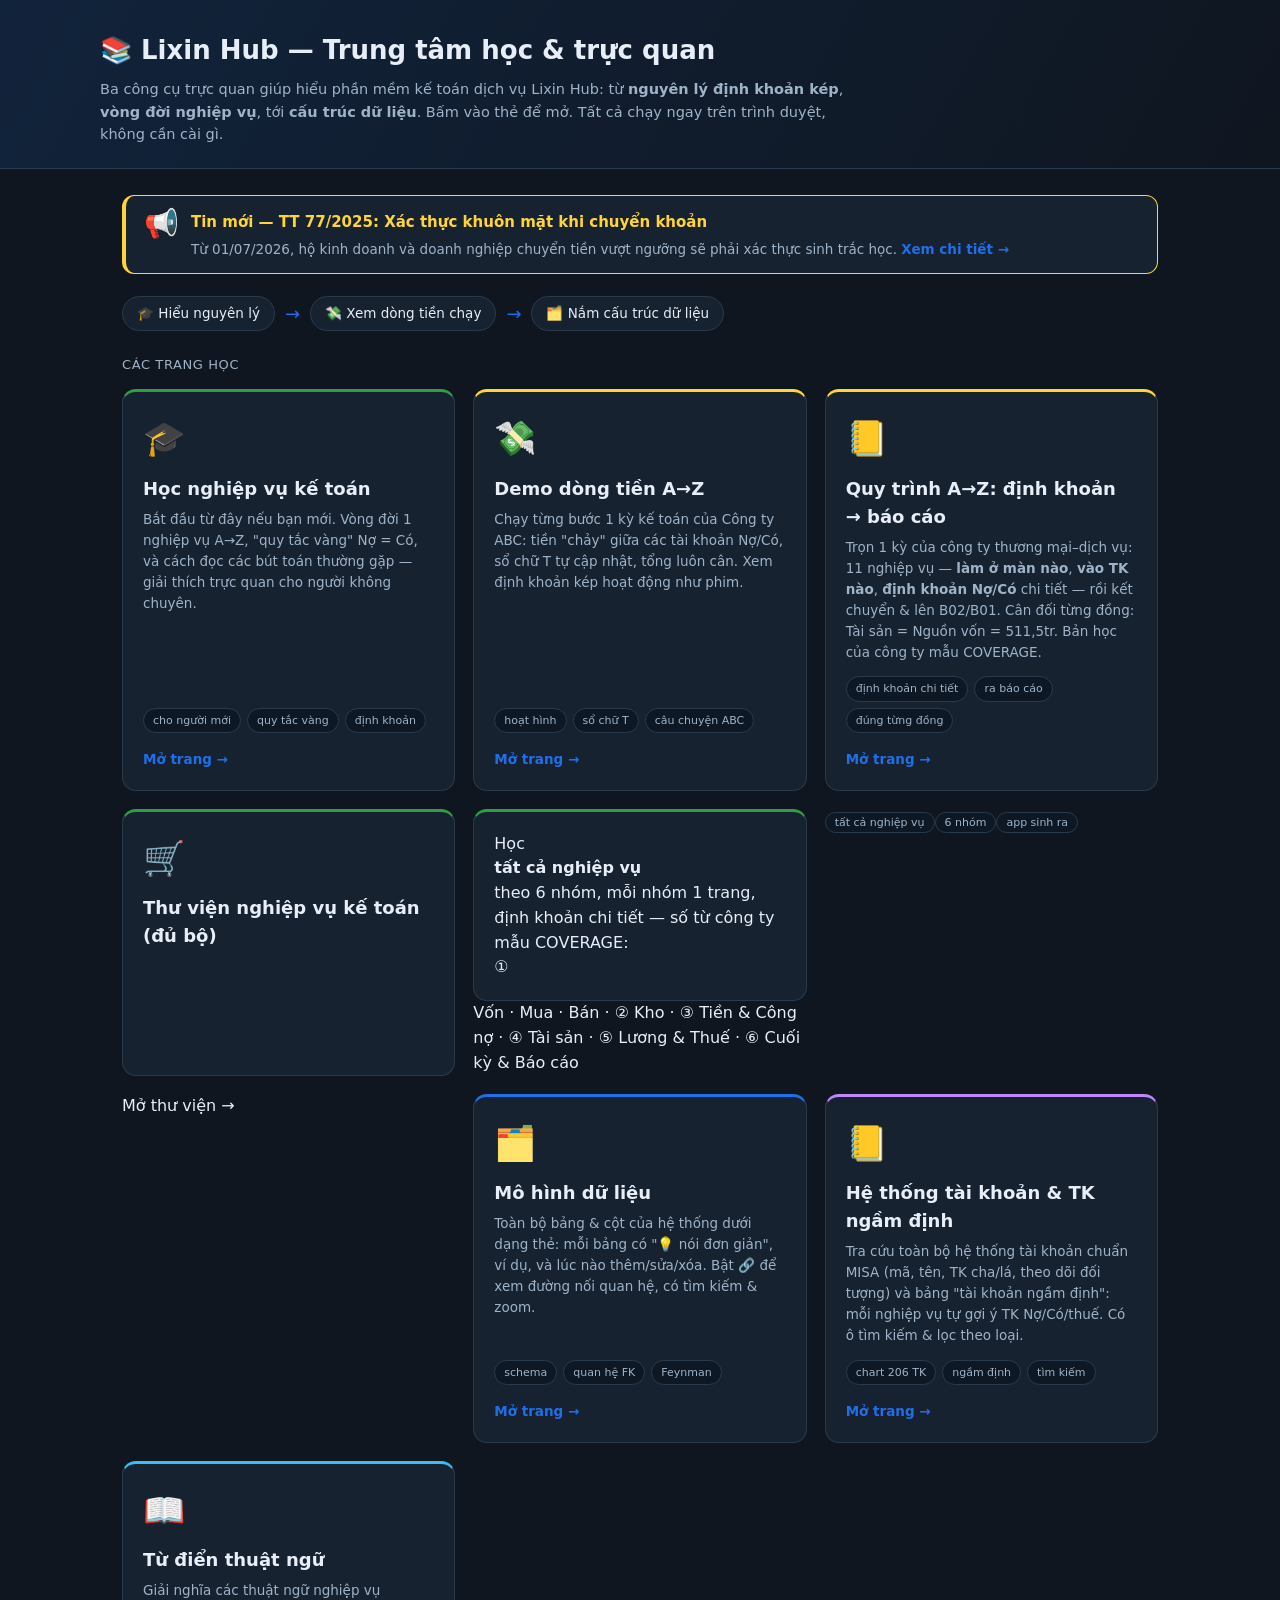
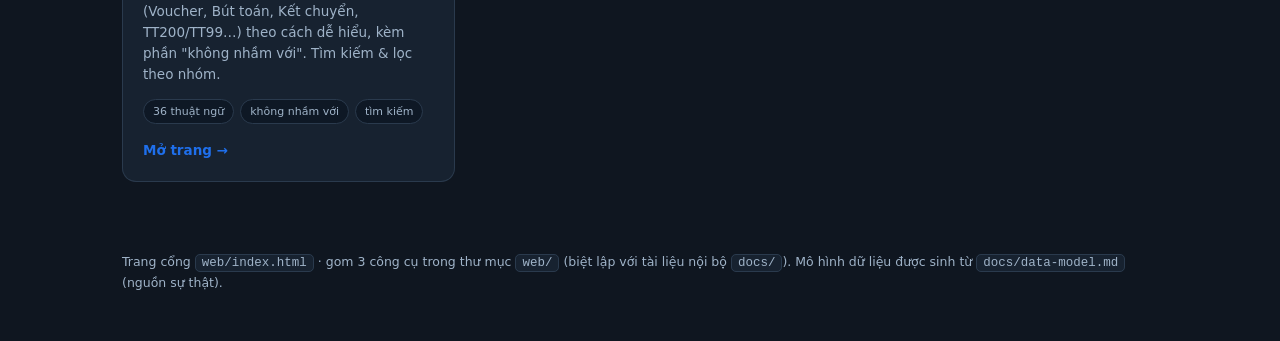
<file: index.html>
<!DOCTYPE html>
<html lang="vi">
<head>
<meta charset="UTF-8">
<meta name="viewport" content="width=device-width, initial-scale=1.0">
<title>Lixin Hub — Trung tâm học &amp; trực quan</title>
<style>
  :root{
    --bg:#0f1620; --panel:#172230; --line:#2a3a4d; --txt:#e7eef7; --mut:#9fb3c8;
    --no:#1f6feb; --co:#e8590c; --ok:#2f9e44; --gold:#ffd43b;
  }
  *{box-sizing:border-box}
  body{margin:0;font-family:'Segoe UI',system-ui,sans-serif;background:var(--bg);color:var(--txt);
    line-height:1.55;}
  a{color:inherit;text-decoration:none}
  header{padding:30px 22px 22px;background:linear-gradient(120deg,#11233b,#0f1620);
    border-bottom:1px solid var(--line)}
  .hwrap{max-width:1080px;margin:0 auto}
  header h1{margin:0;font-size:26px}
  header p{margin:8px 0 0;color:var(--mut);font-size:14.5px;max-width:760px}
  .wrap{max-width:1080px;margin:0 auto;padding:26px 22px 70px}

  .grid{display:grid;grid-template-columns:repeat(auto-fill,minmax(300px,1fr));gap:18px}
  .card{display:flex;flex-direction:column;background:var(--panel);border:1px solid var(--line);
    border-radius:14px;padding:20px;transition:transform .12s,border-color .12s,box-shadow .12s}
  .card:hover{transform:translateY(-3px);border-color:var(--no);
    box-shadow:0 10px 28px rgba(0,0,0,.4)}
  .card .ico{font-size:34px;margin-bottom:10px}
  .card h2{margin:0 0 6px;font-size:18px}
  .card .desc{font-size:13.5px;color:var(--mut);flex:1}
  .card .tags{margin-top:14px;display:flex;flex-wrap:wrap;gap:6px}
  .tag{font-size:11px;padding:3px 9px;border-radius:20px;background:#0e1825;
    border:1px solid var(--line);color:var(--mut)}
  .card .go{margin-top:16px;font-size:13.5px;font-weight:600;color:var(--no)}
  .card:hover .go{color:#5b9bff}
  .accent-a{border-top:3px solid var(--gold)}
  .accent-b{border-top:3px solid var(--ok)}
  .accent-c{border-top:3px solid var(--no)}
  .accent-d{border-top:3px solid #c084fc}
  .accent-e{border-top:3px solid #38bdf8}

  .section-title{font-size:13px;letter-spacing:.6px;color:var(--mut);text-transform:uppercase;
    margin:8px 0 14px}
  .flow{display:flex;align-items:center;gap:10px;flex-wrap:wrap;margin:6px 0 24px;font-size:13.5px}
  .flow .s{background:var(--panel);border:1px solid var(--line);border-radius:20px;padding:6px 14px}
  .flow .ar{color:var(--no);font-size:18px}
  footer{max-width:1080px;margin:0 auto;padding:0 22px 50px;color:var(--mut);font-size:12.5px}
  footer code{background:var(--panel);border:1px solid var(--line);border-radius:5px;padding:1px 6px}
</style>
</head>
<body>
<header>
  <div class="hwrap">
    <h1>📚 Lixin Hub — Trung tâm học &amp; trực quan</h1>
    <p>Ba công cụ trực quan giúp hiểu phần mềm kế toán dịch vụ Lixin Hub: từ <b>nguyên lý định khoản kép</b>,
    <b>vòng đời nghiệp vụ</b>, tới <b>cấu trúc dữ liệu</b>. Bấm vào thẻ để mở. Tất cả chạy ngay trên trình duyệt,
    không cần cài gì.</p>
  </div>
</header>

<div class="wrap">
  <!-- ===== Alert ===== -->
  <div style="background:var(--panel);border:1px solid #ffd43b;border-left:4px solid #ffd43b;border-radius:12px;padding:14px 18px;margin-bottom:22px">
    <div style="display:flex;align-items:flex-start;gap:12px;flex-wrap:wrap">
      <div style="font-size:28px;line-height:1">📢</div>
      <div style="flex:1">
        <strong style="color:#ffd43b;font-size:15px">Tin mới — TT 77/2025: Xác thực khuôn mặt khi chuyển khoản</strong>
        <p style="margin:4px 0 0;font-size:13.5px;color:var(--mut)">Từ 01/07/2026, hộ kinh doanh và doanh nghiệp chuyển tiền vượt ngưỡng sẽ phải xác thực sinh trắc học. <a href="tt77-chuyen-khoan.html" style="color:var(--no);font-weight:600">Xem chi tiết →</a></p>
      </div>
    </div>
  </div>

  <div class="flow">
    <span class="s">🎓 Hiểu nguyên lý</span><span class="ar">→</span>
    <span class="s">💸 Xem dòng tiền chạy</span><span class="ar">→</span>
    <span class="s">🗂️ Nắm cấu trúc dữ liệu</span>
  </div>

  <div class="section-title">Các trang học</div>
  <div class="grid">

    <a class="card accent-b" href="hoc-nghiep-vu.html">
      <div class="ico">🎓</div>
      <h2>Học nghiệp vụ kế toán</h2>
      <div class="desc">Bắt đầu từ đây nếu bạn mới. Vòng đời 1 nghiệp vụ A→Z, "quy tắc vàng"
        Nợ = Có, và cách đọc các bút toán thường gặp — giải thích trực quan cho người không chuyên.</div>
      <div class="tags"><span class="tag">cho người mới</span><span class="tag">quy tắc vàng</span><span class="tag">định khoản</span></div>
      <div class="go">Mở trang →</div>
    </a>

    <a class="card accent-a" href="dong-tien.html">
      <div class="ico">💸</div>
      <h2>Demo dòng tiền A→Z</h2>
      <div class="desc">Chạy từng bước 1 kỳ kế toán của Công ty ABC: tiền "chảy" giữa các tài khoản
        Nợ/Có, sổ chữ T tự cập nhật, tổng luôn cân. Xem định khoản kép hoạt động như phim.</div>
      <div class="tags"><span class="tag">hoạt hình</span><span class="tag">sổ chữ T</span><span class="tag">câu chuyện ABC</span></div>
      <div class="go">Mở trang →</div>
    </a>

    <a class="card accent-a" href="quy-trinh-ke-toan.html">
      <div class="ico">📒</div>
      <h2>Quy trình A→Z: định khoản → báo cáo</h2>
      <div class="desc">Trọn 1 kỳ của công ty thương mại–dịch vụ: 11 nghiệp vụ — <b>làm ở màn nào</b>,
        <b>vào TK nào</b>, <b>định khoản Nợ/Có</b> chi tiết — rồi kết chuyển &amp; lên B02/B01.
        Cân đối từng đồng: Tài sản = Nguồn vốn = 511,5tr. Bản học của công ty mẫu COVERAGE.</div>
      <div class="tags"><span class="tag">định khoản chi tiết</span><span class="tag">ra báo cáo</span><span class="tag">đúng từng đồng</span></div>
      <div class="go">Mở trang →</div>
    </a>

    <a class="card accent-b" href="nv-mua-ban.html">
      <div class="ico">🛒</div>
      <h2>Thư viện nghiệp vụ kế toán (đủ bộ)</h2>
      <div class="desc">Học <b>tất cả nghiệp vụ</b> theo 6 nhóm, mỗi nhóm 1 trang, định khoản chi tiết — số từ công ty mẫu COVERAGE:
        <br>① <a href="nv-mua-ban.html">Vốn · Mua · Bán</a> · ② <a href="nv-kho.html">Kho</a> · ③ <a href="nv-tien-congno.html">Tiền &amp; Công nợ</a>
        · ④ <a href="nv-tai-san.html">Tài sản</a> · ⑤ <a href="nv-luong-thue.html">Lương &amp; Thuế</a> · ⑥ <a href="nv-cuoi-ky.html">Cuối kỳ &amp; Báo cáo</a></div>
      <div class="tags"><span class="tag">tất cả nghiệp vụ</span><span class="tag">6 nhóm</span><span class="tag">app sinh ra</span></div>
      <div class="go">Mở thư viện →</div>
    </a>

    <a class="card accent-c" href="data-model.html">
      <div class="ico">🗂️</div>
      <h2>Mô hình dữ liệu</h2>
      <div class="desc">Toàn bộ bảng &amp; cột của hệ thống dưới dạng thẻ: mỗi bảng có "💡 nói đơn giản",
        ví dụ, và lúc nào thêm/sửa/xóa. Bật 🔗 để xem đường nối quan hệ, có tìm kiếm &amp; zoom.</div>
      <div class="tags"><span class="tag">schema</span><span class="tag">quan hệ FK</span><span class="tag">Feynman</span></div>
      <div class="go">Mở trang →</div>
    </a>

    <a class="card accent-d" href="account-guide.html">
      <div class="ico">📒</div>
      <h2>Hệ thống tài khoản &amp; TK ngầm định</h2>
      <div class="desc">Tra cứu toàn bộ hệ thống tài khoản chuẩn MISA (mã, tên, TK cha/lá, theo dõi đối tượng)
        và bảng "tài khoản ngầm định": mỗi nghiệp vụ tự gợi ý TK Nợ/Có/thuế. Có ô tìm kiếm &amp; lọc theo loại.</div>
      <div class="tags"><span class="tag">chart 206 TK</span><span class="tag">ngầm định</span><span class="tag">tìm kiếm</span></div>
      <div class="go">Mở trang →</div>
    </a>

    <a class="card accent-e" href="glossary.html">
      <div class="ico">📖</div>
      <h2>Từ điển thuật ngữ</h2>
      <div class="desc">Giải nghĩa các thuật ngữ nghiệp vụ (Voucher, Bút toán, Kết chuyển, TT200/TT99…)
        theo cách dễ hiểu, kèm phần "không nhầm với". Tìm kiếm &amp; lọc theo nhóm.</div>
      <div class="tags"><span class="tag">36 thuật ngữ</span><span class="tag">không nhầm với</span><span class="tag">tìm kiếm</span></div>
      <div class="go">Mở trang →</div>
    </a>

  </div>
</div>

<footer>
  Trang cổng <code>web/index.html</code> · gom 3 công cụ trong thư mục <code>web/</code> (biệt lập với tài liệu nội bộ <code>docs/</code>).
  Mô hình dữ liệu được sinh từ <code>docs/data-model.md</code> (nguồn sự thật).
</footer>
</body>
</html>
</file>
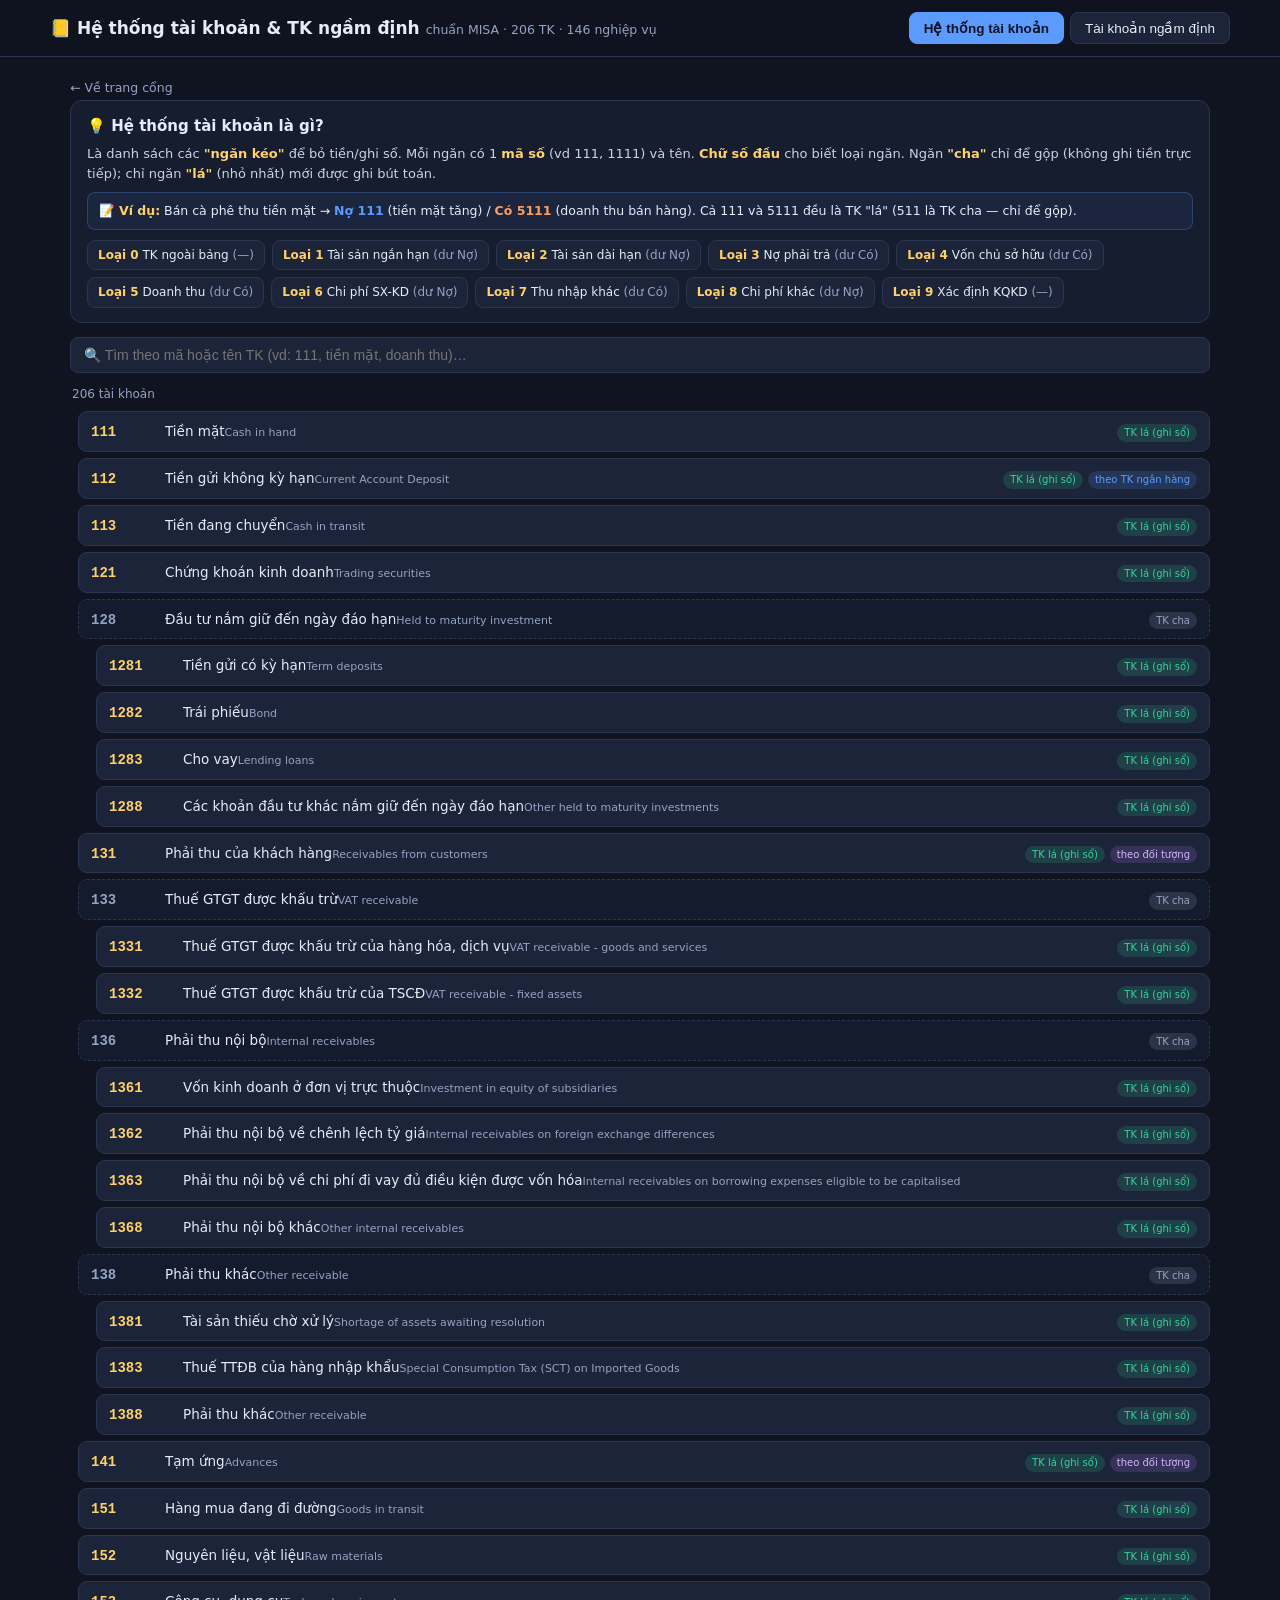
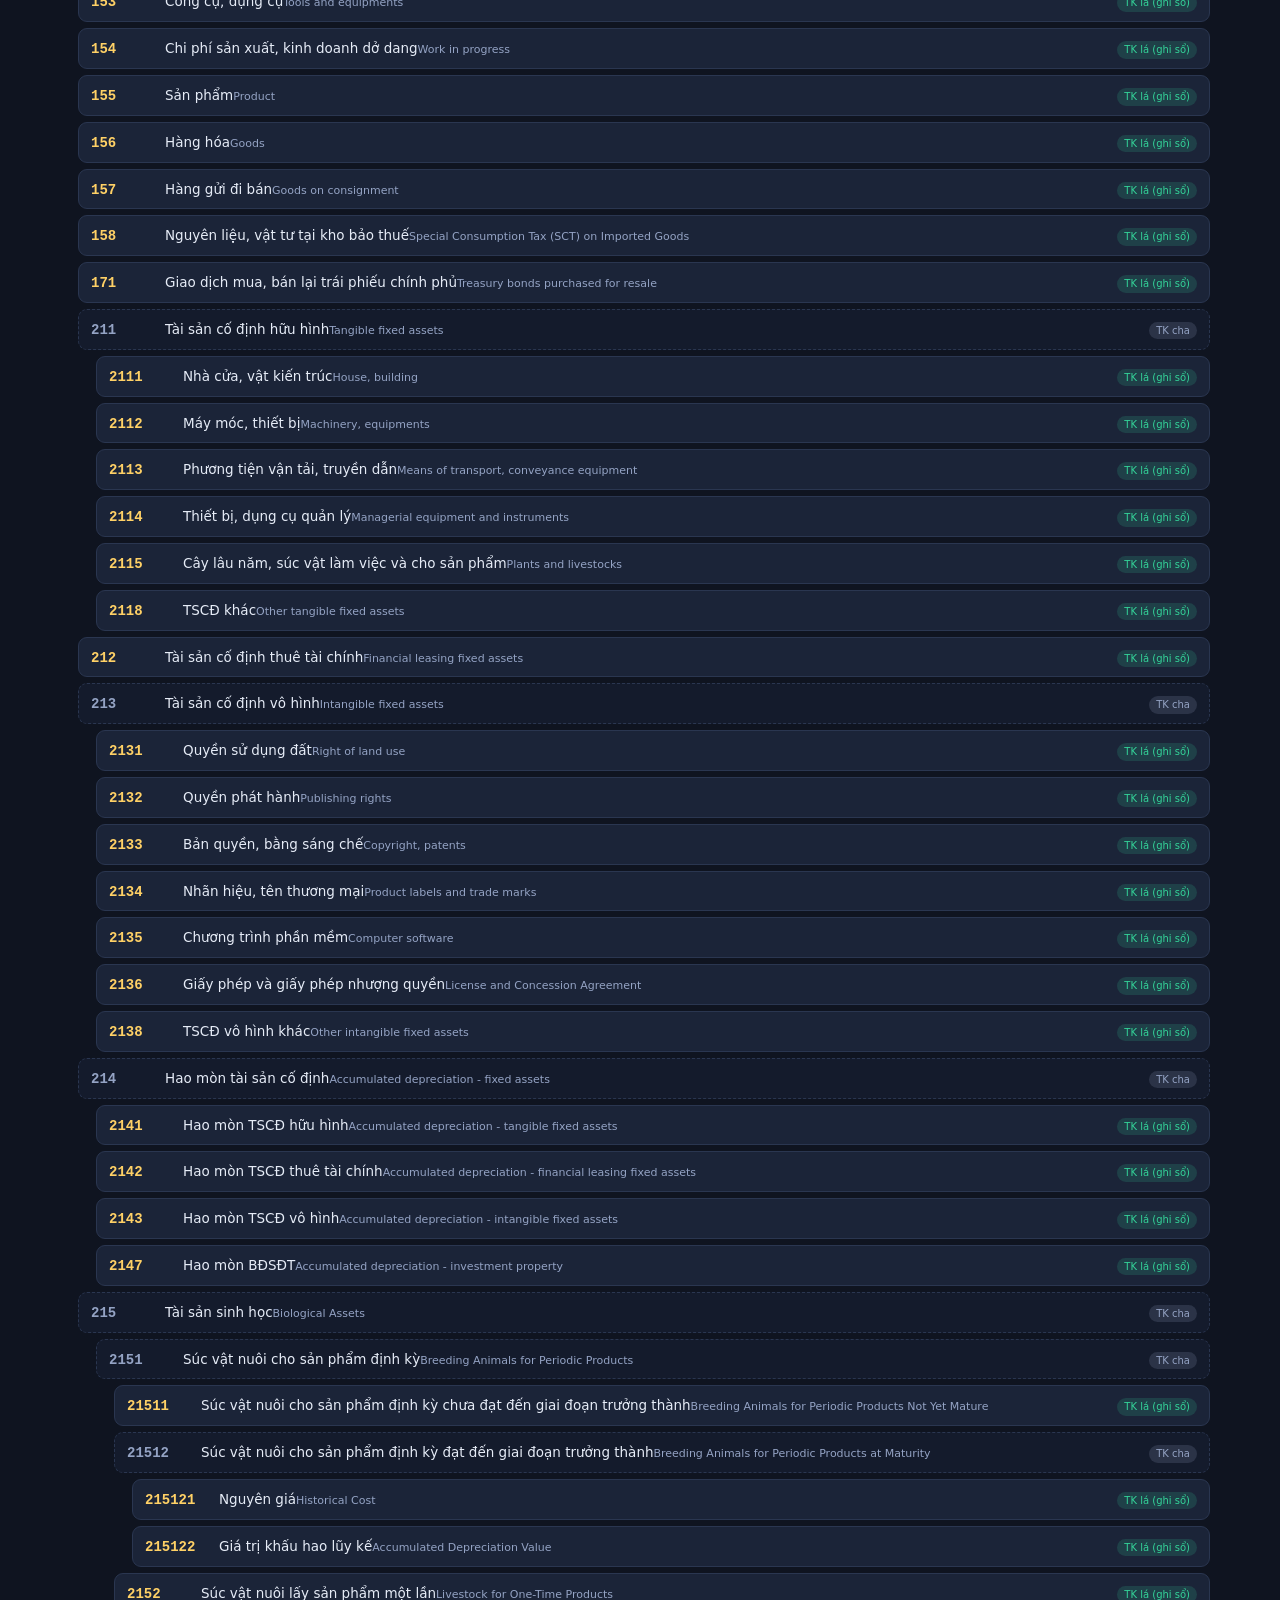
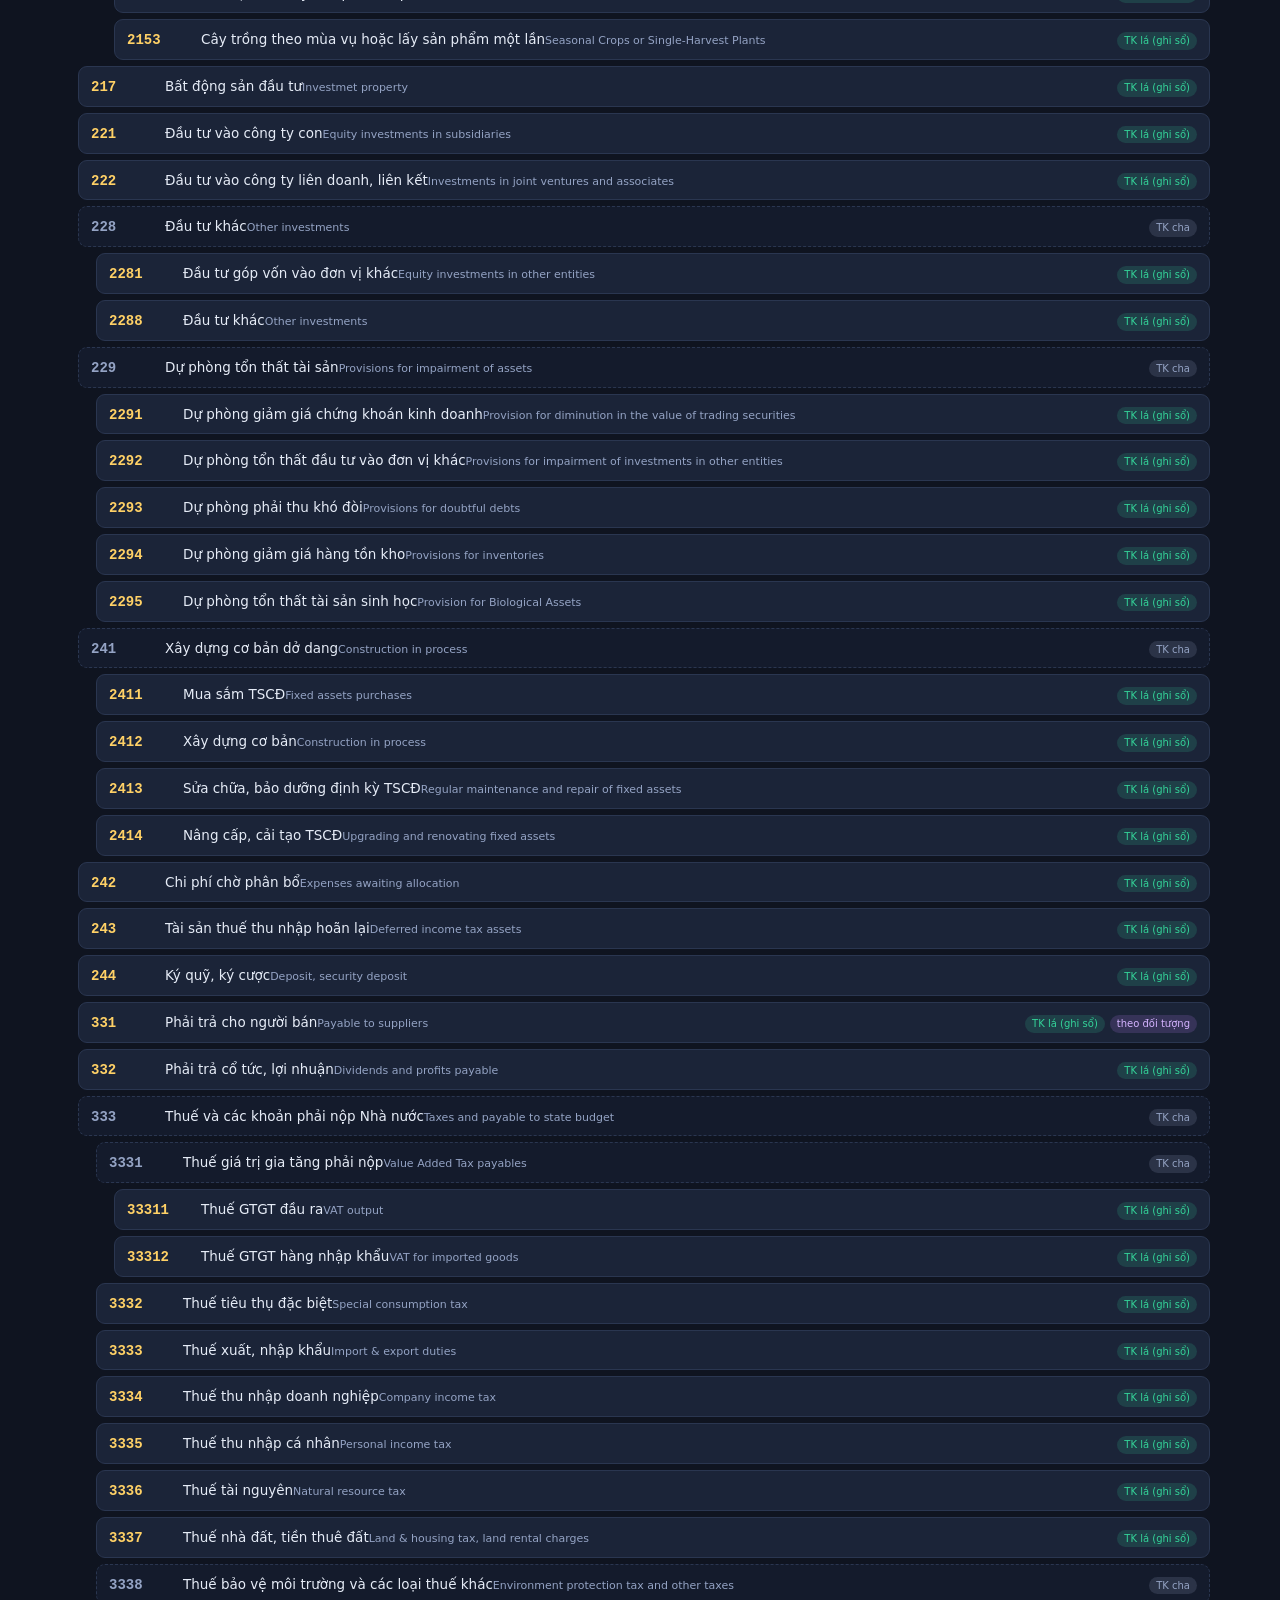
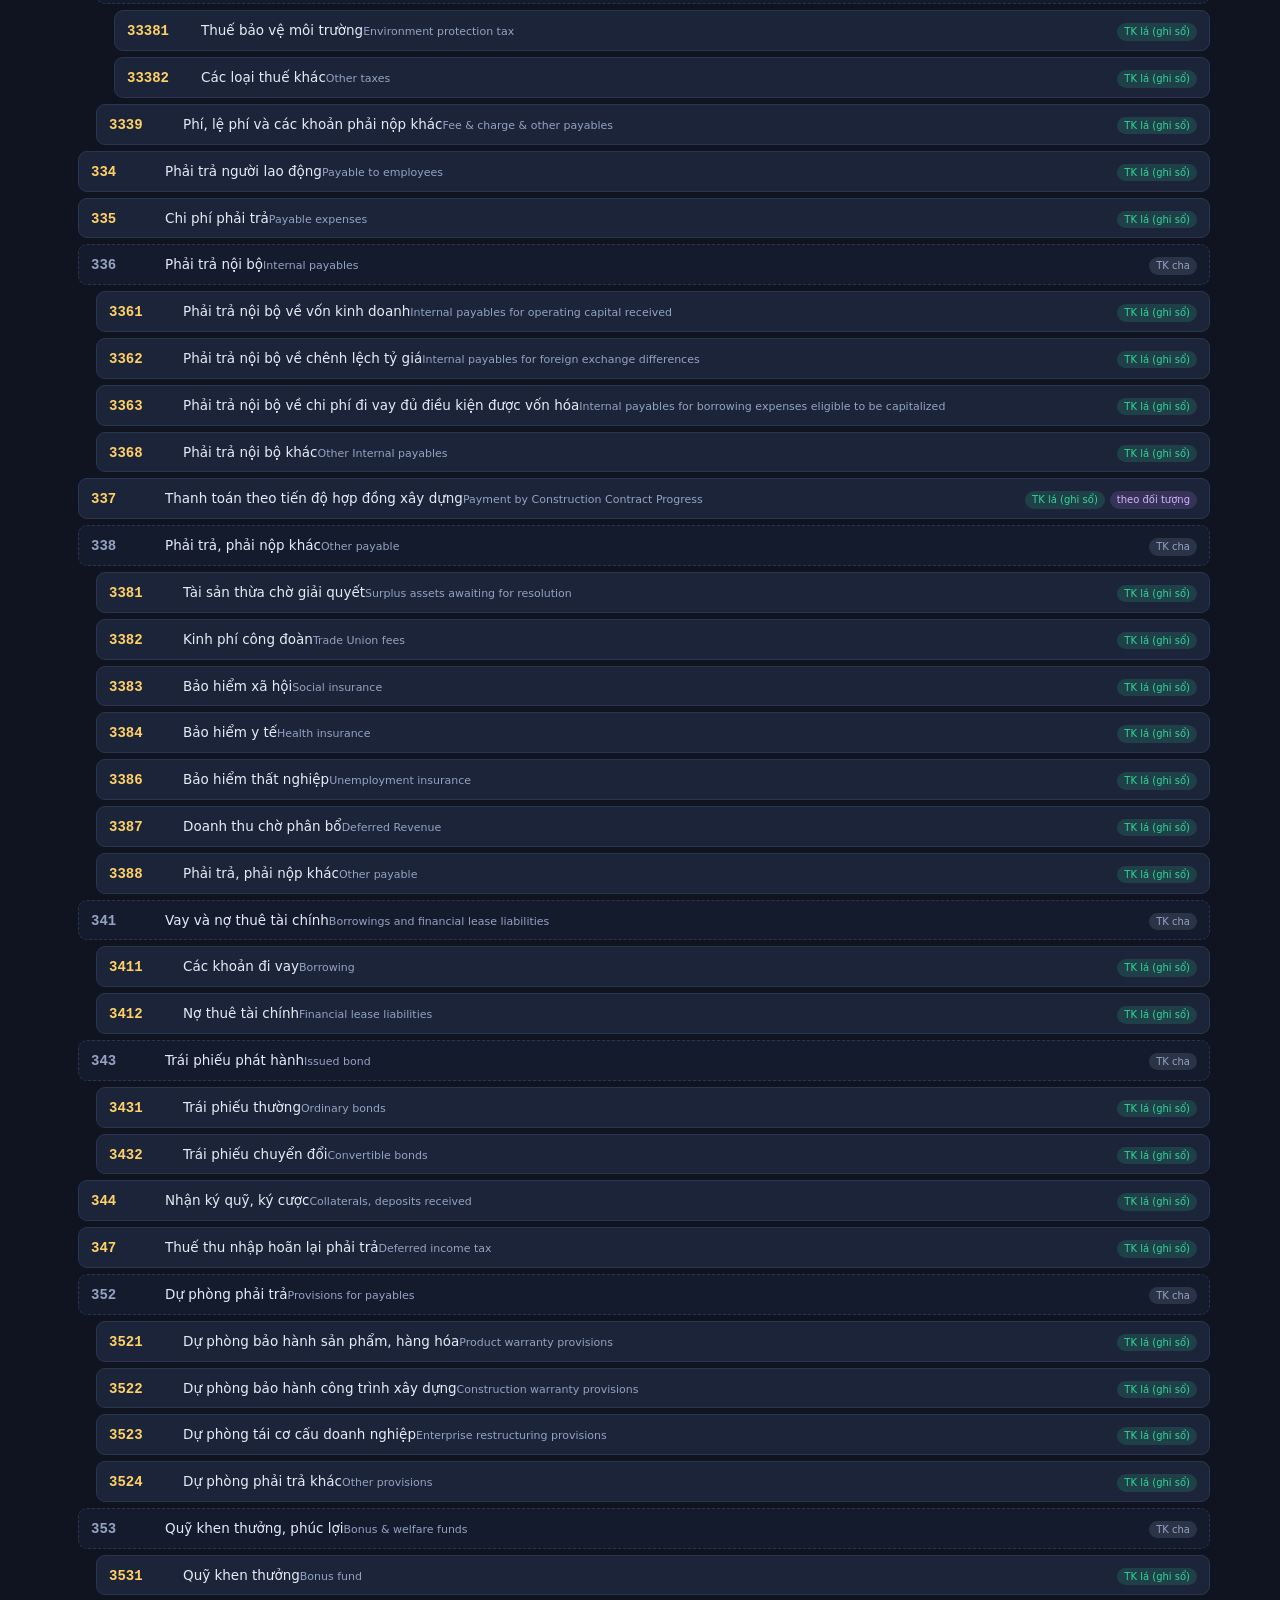
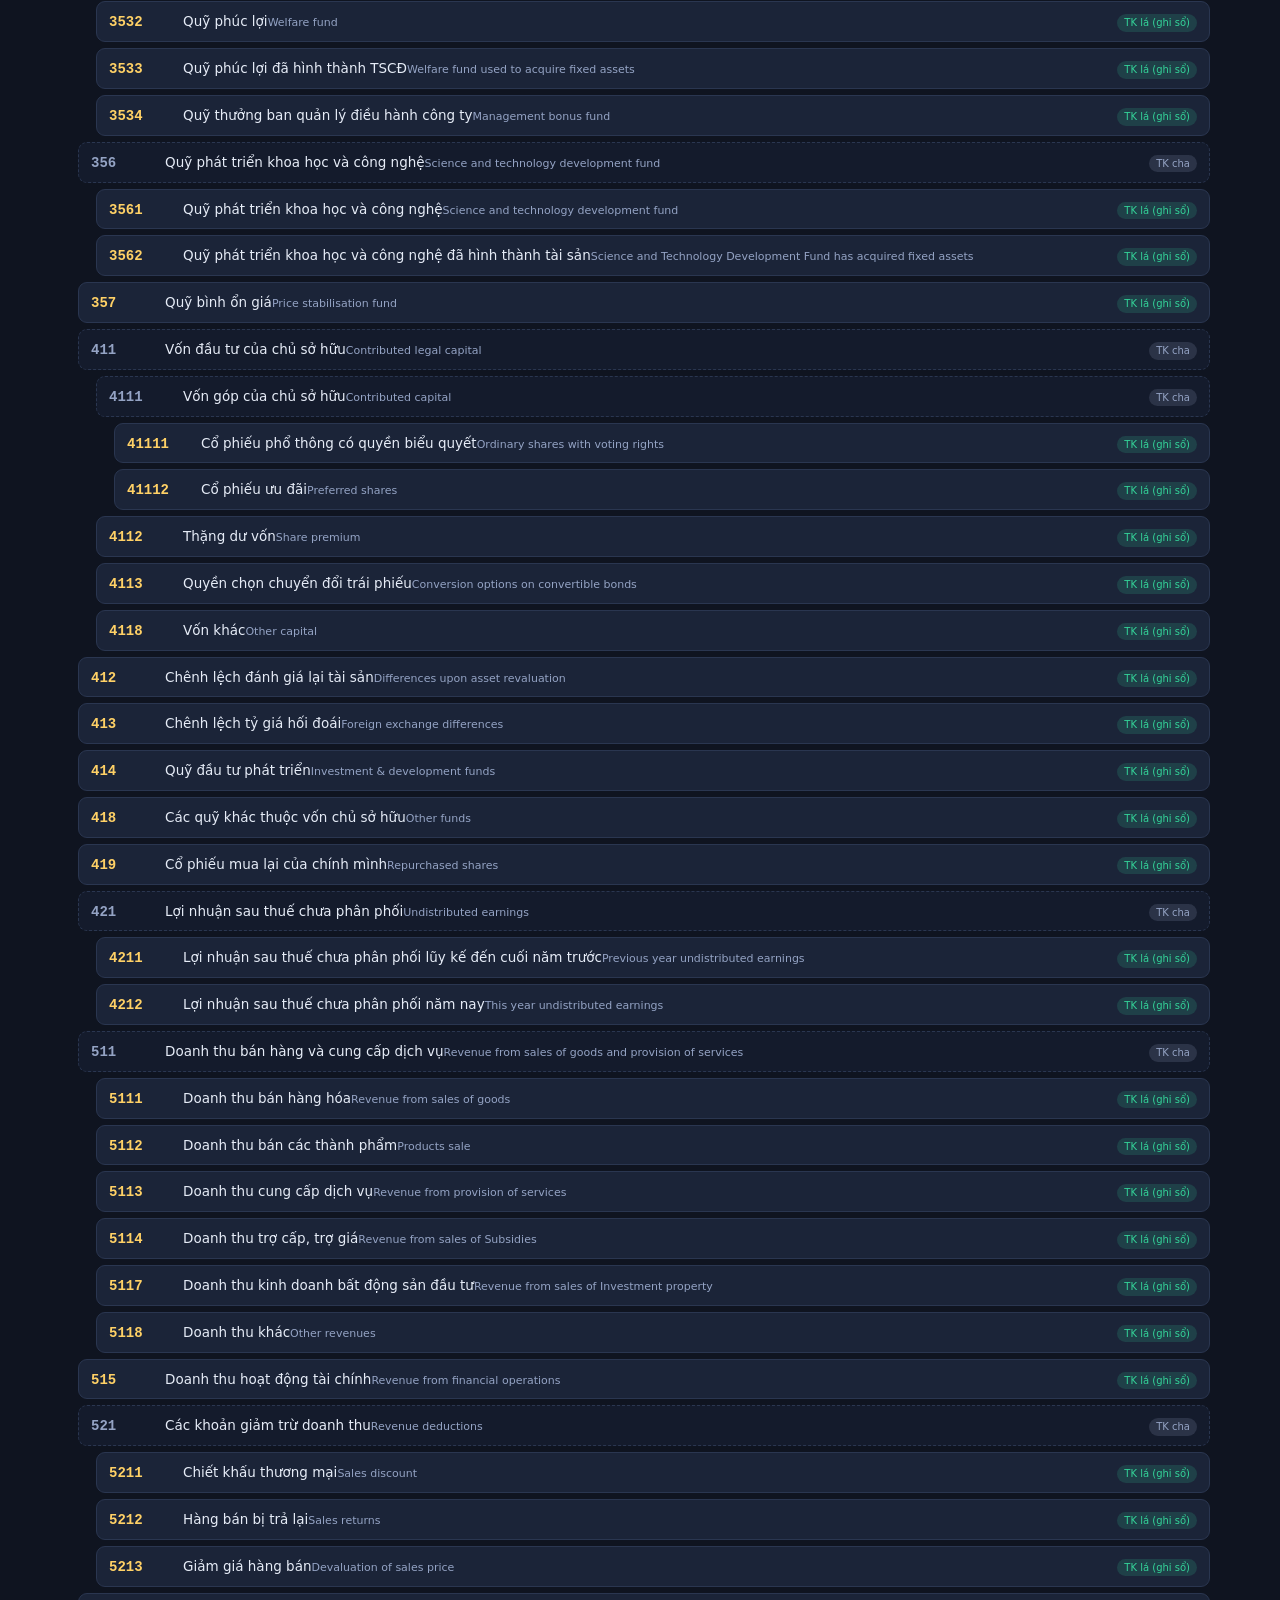
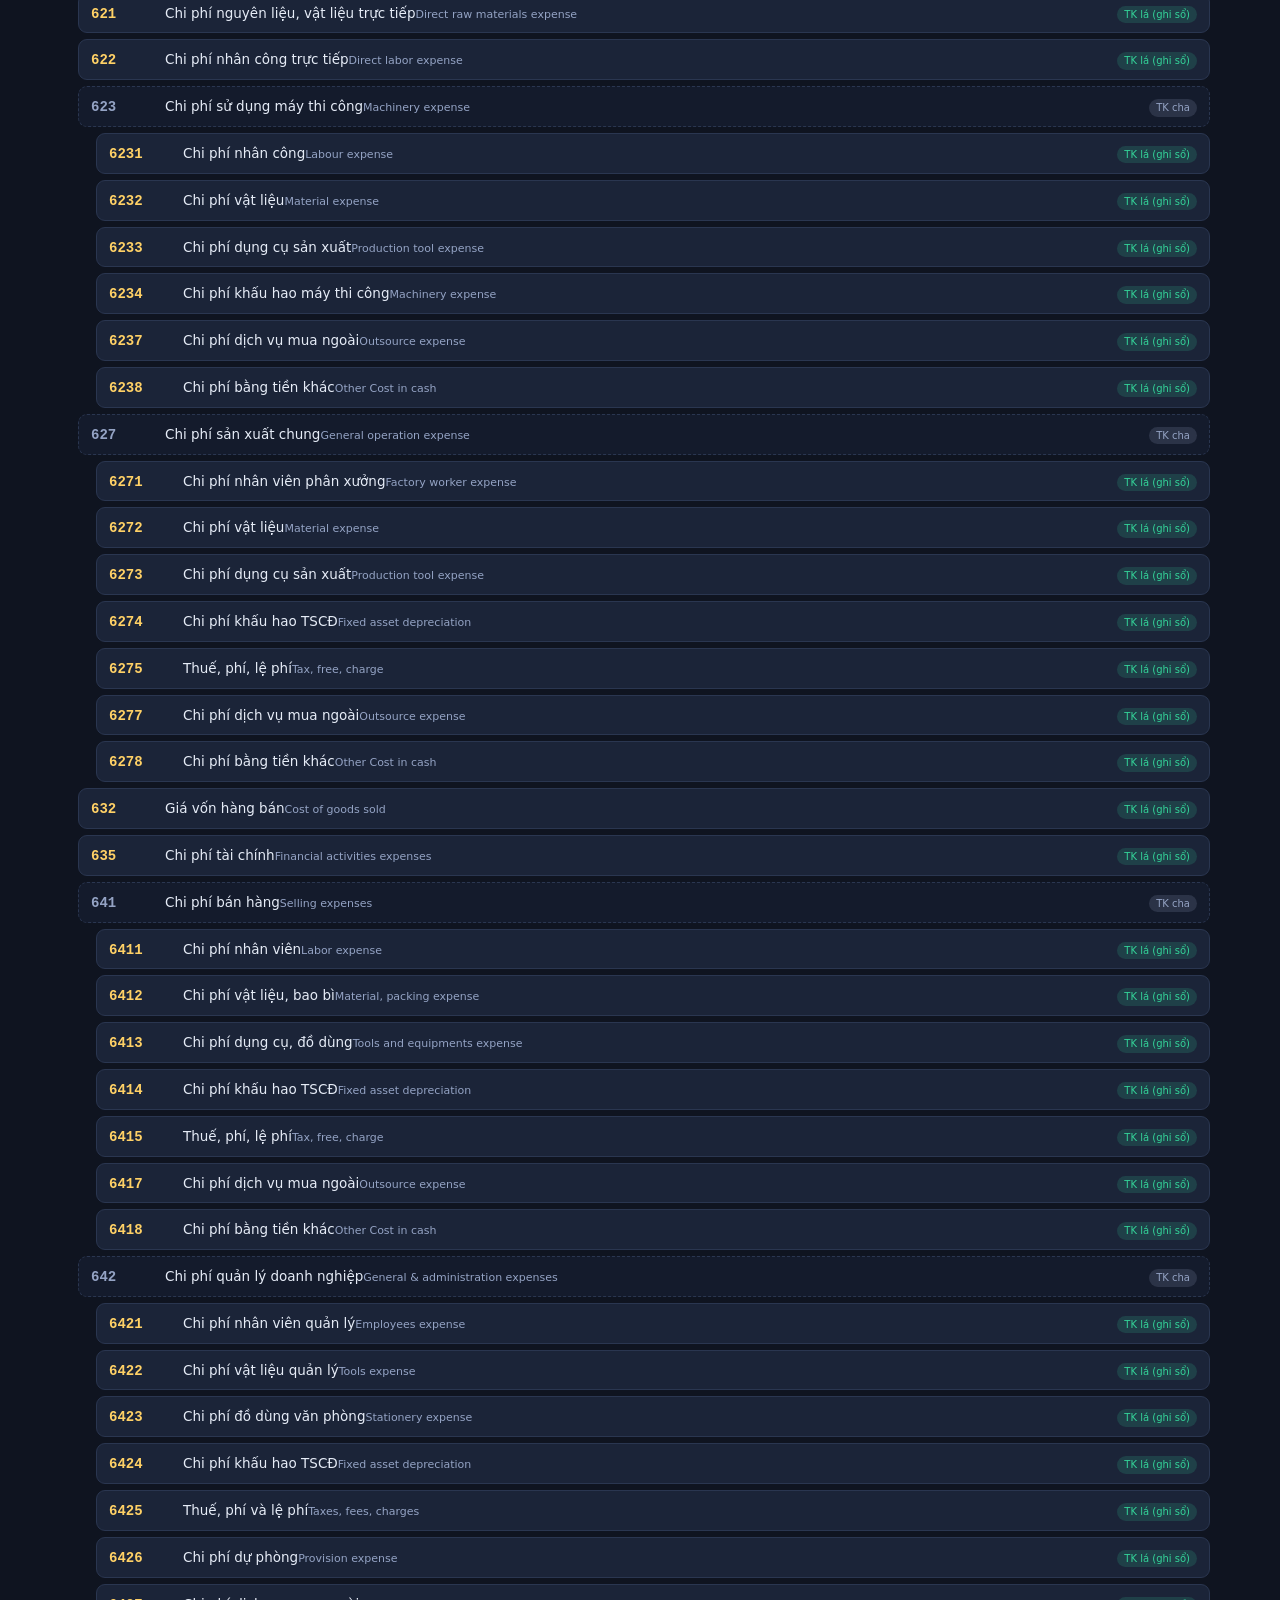
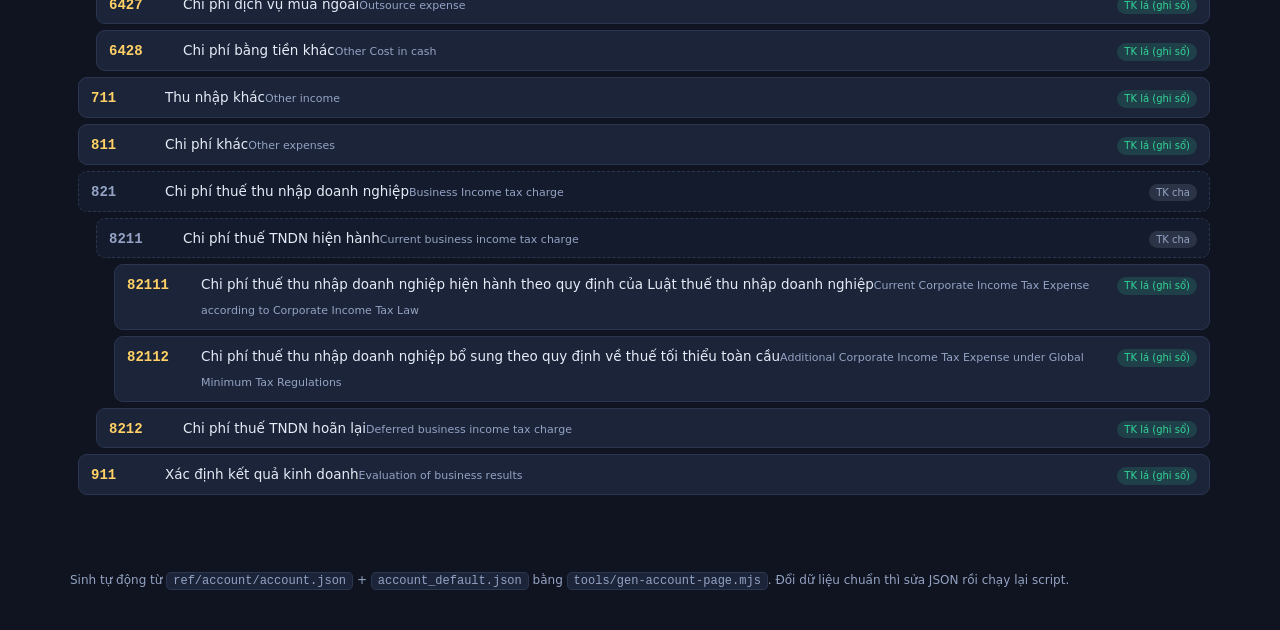
<file: account-guide.html>
<!DOCTYPE html>
<!-- FILE DẪN XUẤT — sinh từ ref/account/*.json bằng tools/gen-account-page.mjs. Đừng sửa tay; sửa JSON rồi chạy lại script. -->
<html lang="vi">
<head>
<meta charset="UTF-8">
<meta name="viewport" content="width=device-width, initial-scale=1.0">
<title>Hệ thống tài khoản &amp; Tài khoản ngầm định — Lixin Hub</title>
<style>
  :root{--bg:#0f1420;--panel:#161d2e;--card:#1b2438;--line:#2a3650;--txt:#e6ecf7;
    --mut:#94a3c4;--no:#5b9bff;--co:#ff9d5b;--gold:#ffd166;--ok:#34d399;}
  *{box-sizing:border-box}
  body{margin:0;background:var(--bg);color:var(--txt);line-height:1.55;
    font-family:"Segoe UI",system-ui,-apple-system,sans-serif;}
  header{position:sticky;top:0;z-index:30;background:rgba(15,20,32,.95);backdrop-filter:blur(8px);
    border-bottom:1px solid var(--line);padding:12px 20px}
  .hrow{display:flex;align-items:center;gap:14px;flex-wrap:wrap;max-width:1180px;margin:0 auto}
  h1{font-size:17px;margin:0}
  h1 .sub{color:var(--mut);font-weight:400;font-size:12.5px;margin-left:6px}
  .tabs{display:flex;gap:6px;margin-left:auto}
  .tab{background:var(--card);border:1px solid var(--line);border-radius:8px;color:var(--txt);
    padding:7px 14px;font-size:13.5px;cursor:pointer}
  .tab.on{background:var(--no);border-color:var(--no);color:#0c1220;font-weight:600}
  input[type=search]{background:var(--card);border:1px solid var(--line);border-radius:8px;color:var(--txt);
    padding:9px 13px;width:100%;font-size:14px;outline:none}
  input[type=search]:focus{border-color:var(--no)}
  .wrap{max-width:1180px;margin:0 auto;padding:18px 20px 70px}
  a.home{color:var(--mut);font-size:12.5px;text-decoration:none}
  a.home:hover{color:var(--txt)}

  .intro{background:var(--panel);border:1px solid var(--line);border-radius:12px;padding:14px 16px;margin-bottom:14px}
  .intro h2{margin:0 0 6px;font-size:15px}
  .intro p{margin:6px 0;font-size:13px;color:#c8d3ea}
  .intro b{color:var(--gold)}
  .ex{background:rgba(91,155,255,.08);border:1px solid rgba(91,155,255,.25);border-radius:8px;
    padding:8px 11px;font-size:12.5px;margin-top:8px}
  .legend{display:flex;flex-wrap:wrap;gap:7px;margin-top:10px}
  .lz{font-size:12px;padding:5px 10px;border-radius:8px;background:var(--card);border:1px solid var(--line);cursor:pointer}
  .lz.off{opacity:.35}
  .lz b{color:var(--gold)}

  .searchbar{margin:12px 0}
  .count{font-size:12px;color:var(--mut);margin:8px 2px}

  /* chart rows */
  .acc{display:flex;align-items:baseline;gap:10px;padding:7px 12px;border:1px solid var(--line);
    border-radius:9px;background:var(--card);margin-bottom:6px}
  .acc.parent{background:#141b2c;border-style:dashed}
  .acc .code{font-family:"Cascadia Code",Consolas,monospace;font-weight:700;font-size:14px;color:var(--gold);min-width:64px}
  .acc.parent .code{color:var(--mut)}
  .acc .nm{flex:1}
  .acc .nm .vi{font-size:13.5px}
  .acc .nm .en{font-size:11px;color:var(--mut)}
  .acc .flags{display:flex;gap:5px;flex-wrap:wrap}
  .b{font-size:10px;padding:1px 7px;border-radius:10px;white-space:nowrap}
  .b.par{background:rgba(148,163,196,.18);color:var(--mut)}
  .b.leaf{background:rgba(52,211,153,.16);color:var(--ok)}
  .b.obj{background:rgba(192,132,252,.16);color:#d4b3ff}
  .b.bank{background:rgba(91,155,255,.16);color:var(--no)}
  .b.con{background:rgba(255,157,91,.16);color:var(--co)}
  .b.off{background:rgba(248,113,113,.16);color:#ff9c9c}

  /* defaults rows */
  .def{border:1px solid var(--line);border-radius:10px;background:var(--card);padding:10px 13px;margin-bottom:8px}
  .def .op{font-size:13.5px;font-weight:600;margin-bottom:7px}
  .def .pair{display:flex;gap:8px;flex-wrap:wrap}
  .ac{font-size:12px;padding:4px 9px;border-radius:7px;background:#0e1626;border:1px solid var(--line)}
  .ac .cap{color:var(--mut)}
  .ac .val{font-family:"Cascadia Code",Consolas,monospace;font-weight:700}
  .ac.no .val{color:var(--no)} .ac.co .val{color:var(--co)} .ac.vat .val{color:var(--gold)}
  .ac .flt{color:var(--mut);font-size:11px}
  .empty{text-align:center;color:var(--mut);padding:40px;font-style:italic}
  .hidden{display:none!important}
  mark{background:var(--gold);color:#0c1220;border-radius:2px}
  footer{max-width:1180px;margin:0 auto;padding:0 20px 40px;color:var(--mut);font-size:12px}
  footer code{background:var(--card);border:1px solid var(--line);border-radius:5px;padding:1px 6px}
</style>
</head>
<body>
<header>
  <div class="hrow">
    <h1>📒 Hệ thống tài khoản &amp; TK ngầm định<span class="sub">chuẩn MISA · 206 TK · 146 nghiệp vụ</span></h1>
    <div class="tabs">
      <button class="tab on" data-tab="chart">Hệ thống tài khoản</button>
      <button class="tab" data-tab="defs">Tài khoản ngầm định</button>
    </div>
  </div>
</header>

<div class="wrap">
  <a class="home" href="index.html">← Về trang cổng</a>

  <!-- ============ CHART ============ -->
  <section id="tab-chart">
    <div class="intro">
      <h2>💡 Hệ thống tài khoản là gì?</h2>
      <p>Là danh sách các <b>"ngăn kéo"</b> để bỏ tiền/ghi sổ. Mỗi ngăn có 1 <b>mã số</b> (vd 111, 1111) và tên.
      <b>Chữ số đầu</b> cho biết loại ngăn. Ngăn <b>"cha"</b> chỉ để gộp (không ghi tiền trực tiếp);
      chỉ ngăn <b>"lá"</b> (nhỏ nhất) mới được ghi bút toán.</p>
      <div class="ex">📝 <b>Ví dụ:</b> Bán cà phê thu tiền mặt → <b style="color:var(--no)">Nợ 111</b> (tiền mặt tăng)
        / <b style="color:var(--co)">Có 5111</b> (doanh thu bán hàng). Cả 111 và 5111 đều là TK "lá" (511 là TK cha — chỉ để gộp).</div>
      <div class="legend" id="classLegend"></div>
    </div>
    <div class="searchbar"><input id="qChart" type="search" placeholder="🔍 Tìm theo mã hoặc tên TK (vd: 111, tiền mặt, doanh thu)…"></div>
    <div class="count" id="countChart"></div>
    <div id="listChart"></div>
    <div class="empty hidden" id="emptyChart">Không tìm thấy tài khoản nào khớp.</div>
  </section>

  <!-- ============ DEFAULTS ============ -->
  <section id="tab-defs" class="hidden">
    <div class="intro">
      <h2>💡 Tài khoản ngầm định là gì?</h2>
      <p>Là bảng <b>"gợi ý sẵn"</b>: khi bạn lập một loại chứng từ (nghiệp vụ) nào đó, phần mềm <b>tự điền</b>
      TK Nợ / TK Có / TK thuế cho đỡ phải nhớ. Bạn vẫn đổi được trong khung "bộ lọc" cho phép.</p>
      <div class="ex">📝 <b>Ví dụ:</b> chọn nghiệp vụ <i>"Mua hàng trong nước nhập kho – Tiền mặt"</i> →
        máy gợi ý <b style="color:var(--co)">Có 111</b> (trả tiền mặt), <b style="color:var(--gold)">thuế 1331</b>,
        còn <b style="color:var(--no)">Nợ</b> bạn chọn kho (152/156…).</div>
    </div>
    <div class="searchbar"><input id="qDefs" type="search" placeholder="🔍 Tìm nghiệp vụ hoặc số TK (vd: mua hàng, bán, 111, 642)…"></div>
    <div class="count" id="countDefs"></div>
    <div id="listDefs"></div>
    <div class="empty hidden" id="emptyDefs">Không tìm thấy nghiệp vụ nào khớp.</div>
  </section>
</div>

<footer>
  Sinh tự động từ <code>ref/account/account.json</code> + <code>account_default.json</code> bằng <code>tools/gen-account-page.mjs</code>.
  Đổi dữ liệu chuẩn thì sửa JSON rồi chạy lại script.
</footer>

<script>
const CHART=[{"code":"111","name":"Tiền mặt","en":"Cash in hand","grade":1,"parent":false,"inactive":false,"obj":false,"bank":false,"contract":false},{"code":"112","name":"Tiền gửi không kỳ hạn","en":"Current Account Deposit","grade":1,"parent":false,"inactive":false,"obj":false,"bank":true,"contract":false},{"code":"113","name":"Tiền đang chuyển","en":"Cash in transit","grade":1,"parent":false,"inactive":false,"obj":false,"bank":false,"contract":false},{"code":"121","name":"Chứng khoán kinh doanh","en":"Trading securities","grade":1,"parent":false,"inactive":false,"obj":false,"bank":false,"contract":false},{"code":"128","name":"Đầu tư nắm giữ đến ngày đáo hạn","en":"Held to maturity investment","grade":1,"parent":true,"inactive":false,"obj":false,"bank":false,"contract":false},{"code":"1281","name":"Tiền gửi có kỳ hạn","en":"Term deposits","grade":2,"parent":false,"inactive":false,"obj":false,"bank":false,"contract":false},{"code":"1282","name":"Trái phiếu","en":"Bond","grade":2,"parent":false,"inactive":false,"obj":false,"bank":false,"contract":false},{"code":"1283","name":"Cho vay","en":"Lending loans","grade":2,"parent":false,"inactive":false,"obj":false,"bank":false,"contract":false},{"code":"1288","name":"Các khoản đầu tư khác nắm giữ đến ngày đáo hạn","en":"Other held to maturity investments","grade":2,"parent":false,"inactive":false,"obj":false,"bank":false,"contract":false},{"code":"131","name":"Phải thu của khách hàng","en":"Receivables from customers","grade":1,"parent":false,"inactive":false,"obj":true,"bank":false,"contract":false},{"code":"133","name":"Thuế GTGT được khấu trừ","en":"VAT receivable","grade":1,"parent":true,"inactive":false,"obj":false,"bank":false,"contract":false},{"code":"1331","name":"Thuế GTGT được khấu trừ của hàng hóa, dịch vụ","en":"VAT receivable - goods and services","grade":2,"parent":false,"inactive":false,"obj":false,"bank":false,"contract":false},{"code":"1332","name":"Thuế GTGT được khấu trừ của TSCĐ","en":"VAT receivable - fixed assets","grade":2,"parent":false,"inactive":false,"obj":false,"bank":false,"contract":false},{"code":"136","name":"Phải thu nội bộ","en":"Internal receivables","grade":1,"parent":true,"inactive":false,"obj":false,"bank":false,"contract":false},{"code":"1361","name":"Vốn kinh doanh ở đơn vị trực thuộc","en":"Investment in equity of subsidiaries","grade":2,"parent":false,"inactive":false,"obj":false,"bank":false,"contract":false},{"code":"1362","name":"Phải thu nội bộ về chênh lệch tỷ giá","en":"Internal receivables on foreign exchange differences","grade":2,"parent":false,"inactive":false,"obj":false,"bank":false,"contract":false},{"code":"1363","name":"Phải thu nội bộ về chi phí đi vay đủ điều kiện được vốn hóa","en":"Internal receivables on borrowing expenses eligible to be capitalised","grade":2,"parent":false,"inactive":false,"obj":false,"bank":false,"contract":false},{"code":"1368","name":"Phải thu nội bộ khác","en":"Other internal receivables","grade":2,"parent":false,"inactive":false,"obj":false,"bank":false,"contract":false},{"code":"138","name":"Phải thu khác","en":"Other receivable","grade":1,"parent":true,"inactive":false,"obj":false,"bank":false,"contract":false},{"code":"1381","name":"Tài sản thiếu chờ xử lý","en":"Shortage of assets awaiting resolution","grade":2,"parent":false,"inactive":false,"obj":false,"bank":false,"contract":false},{"code":"1383","name":"Thuế TTĐB của hàng nhập khẩu","en":"Special Consumption Tax (SCT) on Imported Goods","grade":2,"parent":false,"inactive":false,"obj":false,"bank":false,"contract":false},{"code":"1388","name":"Phải thu khác","en":"Other receivable","grade":2,"parent":false,"inactive":false,"obj":false,"bank":false,"contract":false},{"code":"141","name":"Tạm ứng","en":"Advances","grade":1,"parent":false,"inactive":false,"obj":true,"bank":false,"contract":false},{"code":"151","name":"Hàng mua đang đi đường","en":"Goods in transit","grade":1,"parent":false,"inactive":false,"obj":false,"bank":false,"contract":false},{"code":"152","name":"Nguyên liệu, vật liệu","en":"Raw materials","grade":1,"parent":false,"inactive":false,"obj":false,"bank":false,"contract":false},{"code":"153","name":"Công cụ, dụng cụ","en":"Tools and equipments","grade":1,"parent":false,"inactive":false,"obj":false,"bank":false,"contract":false},{"code":"154","name":"Chi phí sản xuất, kinh doanh dở dang","en":"Work in progress","grade":1,"parent":false,"inactive":false,"obj":false,"bank":false,"contract":false},{"code":"155","name":"Sản phẩm","en":"Product","grade":1,"parent":false,"inactive":false,"obj":false,"bank":false,"contract":false},{"code":"156","name":"Hàng hóa","en":"Goods","grade":1,"parent":false,"inactive":false,"obj":false,"bank":false,"contract":false},{"code":"157","name":"Hàng gửi đi bán","en":"Goods on consignment","grade":1,"parent":false,"inactive":false,"obj":false,"bank":false,"contract":false},{"code":"158","name":"Nguyên liệu, vật tư tại kho bảo thuế","en":"Special Consumption Tax (SCT) on Imported Goods","grade":1,"parent":false,"inactive":false,"obj":false,"bank":false,"contract":false},{"code":"171","name":"Giao dịch mua, bán lại trái phiếu chính phủ","en":"Treasury bonds purchased for resale","grade":1,"parent":false,"inactive":false,"obj":false,"bank":false,"contract":false},{"code":"211","name":"Tài sản cố định hữu hình","en":"Tangible fixed assets","grade":1,"parent":true,"inactive":false,"obj":false,"bank":false,"contract":false},{"code":"2111","name":"Nhà cửa, vật kiến trúc","en":"House, building","grade":2,"parent":false,"inactive":false,"obj":false,"bank":false,"contract":false},{"code":"2112","name":"Máy móc, thiết bị","en":"Machinery, equipments","grade":2,"parent":false,"inactive":false,"obj":false,"bank":false,"contract":false},{"code":"2113","name":"Phương tiện vận tải, truyền dẫn","en":"Means of transport, conveyance equipment","grade":2,"parent":false,"inactive":false,"obj":false,"bank":false,"contract":false},{"code":"2114","name":"Thiết bị, dụng cụ quản lý","en":"Managerial equipment and instruments","grade":2,"parent":false,"inactive":false,"obj":false,"bank":false,"contract":false},{"code":"2115","name":"Cây lâu năm, súc vật làm việc và cho sản phẩm","en":"Plants and livestocks","grade":2,"parent":false,"inactive":false,"obj":false,"bank":false,"contract":false},{"code":"2118","name":"TSCĐ khác","en":"Other tangible fixed assets","grade":2,"parent":false,"inactive":false,"obj":false,"bank":false,"contract":false},{"code":"212","name":"Tài sản cố định thuê tài chính","en":"Financial leasing fixed assets","grade":1,"parent":false,"inactive":false,"obj":false,"bank":false,"contract":false},{"code":"213","name":"Tài sản cố định vô hình","en":"Intangible fixed assets","grade":1,"parent":true,"inactive":false,"obj":false,"bank":false,"contract":false},{"code":"2131","name":"Quyền sử dụng đất","en":"Right of land use","grade":2,"parent":false,"inactive":false,"obj":false,"bank":false,"contract":false},{"code":"2132","name":"Quyền phát hành","en":"Publishing rights","grade":2,"parent":false,"inactive":false,"obj":false,"bank":false,"contract":false},{"code":"2133","name":"Bản quyền, bằng sáng chế","en":"Copyright, patents","grade":2,"parent":false,"inactive":false,"obj":false,"bank":false,"contract":false},{"code":"2134","name":"Nhãn hiệu, tên thương mại","en":"Product labels and trade marks","grade":2,"parent":false,"inactive":false,"obj":false,"bank":false,"contract":false},{"code":"2135","name":"Chương trình phần mềm","en":"Computer software","grade":2,"parent":false,"inactive":false,"obj":false,"bank":false,"contract":false},{"code":"2136","name":"Giấy phép và giấy phép nhượng quyền","en":"License and Concession Agreement","grade":2,"parent":false,"inactive":false,"obj":false,"bank":false,"contract":false},{"code":"2138","name":"TSCĐ vô hình khác","en":"Other intangible fixed assets","grade":2,"parent":false,"inactive":false,"obj":false,"bank":false,"contract":false},{"code":"214","name":"Hao mòn tài sản cố định","en":"Accumulated depreciation - fixed assets","grade":1,"parent":true,"inactive":false,"obj":false,"bank":false,"contract":false},{"code":"2141","name":"Hao mòn TSCĐ hữu hình","en":"Accumulated depreciation - tangible fixed assets","grade":2,"parent":false,"inactive":false,"obj":false,"bank":false,"contract":false},{"code":"2142","name":"Hao mòn TSCĐ thuê tài chính","en":"Accumulated depreciation - financial leasing fixed assets","grade":2,"parent":false,"inactive":false,"obj":false,"bank":false,"contract":false},{"code":"2143","name":"Hao mòn TSCĐ vô hình","en":"Accumulated depreciation - intangible fixed assets","grade":2,"parent":false,"inactive":false,"obj":false,"bank":false,"contract":false},{"code":"2147","name":"Hao mòn BĐSĐT","en":"Accumulated depreciation - investment property","grade":2,"parent":false,"inactive":false,"obj":false,"bank":false,"contract":false},{"code":"215","name":"Tài sản sinh học","en":"Biological Assets","grade":1,"parent":true,"inactive":false,"obj":false,"bank":false,"contract":false},{"code":"2151","name":"Súc vật nuôi cho sản phẩm định kỳ","en":"Breeding Animals for Periodic Products","grade":2,"parent":true,"inactive":false,"obj":false,"bank":false,"contract":false},{"code":"21511","name":"Súc vật nuôi cho sản phẩm định kỳ chưa đạt đến giai đoạn trưởng thành","en":"Breeding Animals for Periodic Products Not Yet Mature","grade":3,"parent":false,"inactive":false,"obj":false,"bank":false,"contract":false},{"code":"21512","name":"Súc vật nuôi cho sản phẩm định kỳ đạt đến giai đoạn trưởng thành","en":"Breeding Animals for Periodic Products at Maturity","grade":3,"parent":true,"inactive":false,"obj":false,"bank":false,"contract":false},{"code":"215121","name":"Nguyên giá","en":"Historical Cost","grade":4,"parent":false,"inactive":false,"obj":false,"bank":false,"contract":false},{"code":"215122","name":"Giá trị khấu hao lũy kế","en":"Accumulated Depreciation Value","grade":4,"parent":false,"inactive":false,"obj":false,"bank":false,"contract":false},{"code":"2152","name":"Súc vật nuôi lấy sản phẩm một lần","en":"Livestock for One-Time Products","grade":3,"parent":false,"inactive":false,"obj":false,"bank":false,"contract":false},{"code":"2153","name":"Cây trồng theo mùa vụ hoặc lấy sản phẩm một lần","en":"Seasonal Crops or Single-Harvest Plants","grade":3,"parent":false,"inactive":false,"obj":false,"bank":false,"contract":false},{"code":"217","name":"Bất động sản đầu tư","en":"Investmet property","grade":1,"parent":false,"inactive":false,"obj":false,"bank":false,"contract":false},{"code":"221","name":"Đầu tư vào công ty con","en":"Equity investments in subsidiaries","grade":1,"parent":false,"inactive":false,"obj":false,"bank":false,"contract":false},{"code":"222","name":"Đầu tư vào công ty liên doanh, liên kết","en":"Investments in joint ventures and associates","grade":1,"parent":false,"inactive":false,"obj":false,"bank":false,"contract":false},{"code":"228","name":"Đầu tư khác","en":"Other investments","grade":1,"parent":true,"inactive":false,"obj":false,"bank":false,"contract":false},{"code":"2281","name":"Đầu tư góp vốn vào đơn vị khác","en":"Equity investments in other entities","grade":2,"parent":false,"inactive":false,"obj":false,"bank":false,"contract":false},{"code":"2288","name":"Đầu tư khác","en":"Other investments","grade":2,"parent":false,"inactive":false,"obj":false,"bank":false,"contract":false},{"code":"229","name":"Dự phòng tổn thất tài sản","en":"Provisions for impairment of assets","grade":1,"parent":true,"inactive":false,"obj":false,"bank":false,"contract":false},{"code":"2291","name":"Dự phòng giảm giá chứng khoán kinh doanh","en":"Provision for diminution in the value of trading securities ","grade":2,"parent":false,"inactive":false,"obj":false,"bank":false,"contract":false},{"code":"2292","name":"Dự phòng tổn thất đầu tư vào đơn vị khác","en":"Provisions for impairment of investments in other entities","grade":2,"parent":false,"inactive":false,"obj":false,"bank":false,"contract":false},{"code":"2293","name":"Dự phòng phải thu khó đòi","en":"Provisions for doubtful debts","grade":2,"parent":false,"inactive":false,"obj":false,"bank":false,"contract":false},{"code":"2294","name":"Dự phòng giảm giá hàng tồn kho","en":"Provisions for inventories","grade":2,"parent":false,"inactive":false,"obj":false,"bank":false,"contract":false},{"code":"2295","name":"Dự phòng tổn thất tài sản sinh học","en":"Provision for Biological Assets","grade":2,"parent":false,"inactive":false,"obj":false,"bank":false,"contract":false},{"code":"241","name":"Xây dựng cơ bản dở dang","en":"Construction in process","grade":1,"parent":true,"inactive":false,"obj":false,"bank":false,"contract":false},{"code":"2411","name":"Mua sắm TSCĐ","en":"Fixed assets purchases","grade":2,"parent":false,"inactive":false,"obj":false,"bank":false,"contract":false},{"code":"2412","name":"Xây dựng cơ bản","en":"Construction in process","grade":2,"parent":false,"inactive":false,"obj":false,"bank":false,"contract":false},{"code":"2413","name":"Sửa chữa, bảo dưỡng định kỳ TSCĐ","en":"Regular maintenance and repair of fixed assets","grade":2,"parent":false,"inactive":false,"obj":false,"bank":false,"contract":false},{"code":"2414","name":"Nâng cấp, cải tạo TSCĐ","en":"Upgrading and renovating fixed assets","grade":2,"parent":false,"inactive":false,"obj":false,"bank":false,"contract":false},{"code":"242","name":"Chi phí chờ phân bổ","en":"Expenses awaiting allocation","grade":1,"parent":false,"inactive":false,"obj":false,"bank":false,"contract":false},{"code":"243","name":"Tài sản thuế thu nhập hoãn lại","en":"Deferred income tax assets","grade":1,"parent":false,"inactive":false,"obj":false,"bank":false,"contract":false},{"code":"244","name":"Ký quỹ, ký cược","en":"Deposit, security deposit","grade":1,"parent":false,"inactive":false,"obj":false,"bank":false,"contract":false},{"code":"331","name":"Phải trả cho người bán","en":"Payable to suppliers","grade":1,"parent":false,"inactive":false,"obj":true,"bank":false,"contract":false},{"code":"332","name":"Phải trả cổ tức, lợi nhuận","en":"Dividends and profits payable","grade":1,"parent":false,"inactive":false,"obj":false,"bank":false,"contract":false},{"code":"333","name":"Thuế và các khoản phải nộp Nhà nước","en":"Taxes and payable to state budget","grade":1,"parent":true,"inactive":false,"obj":false,"bank":false,"contract":false},{"code":"3331","name":"Thuế giá trị gia tăng phải nộp","en":"Value Added Tax payables","grade":2,"parent":true,"inactive":false,"obj":false,"bank":false,"contract":false},{"code":"33311","name":"Thuế GTGT đầu ra","en":"VAT output","grade":3,"parent":false,"inactive":false,"obj":false,"bank":false,"contract":false},{"code":"33312","name":"Thuế GTGT hàng nhập khẩu","en":"VAT for imported goods","grade":3,"parent":false,"inactive":false,"obj":false,"bank":false,"contract":false},{"code":"3332","name":"Thuế tiêu thụ đặc biệt","en":"Special consumption tax","grade":2,"parent":false,"inactive":false,"obj":false,"bank":false,"contract":false},{"code":"3333","name":"Thuế xuất, nhập khẩu","en":"Import & export duties","grade":2,"parent":false,"inactive":false,"obj":false,"bank":false,"contract":false},{"code":"3334","name":"Thuế thu nhập doanh nghiệp","en":"Company income tax","grade":2,"parent":false,"inactive":false,"obj":false,"bank":false,"contract":false},{"code":"3335","name":"Thuế thu nhập cá nhân","en":"Personal income tax","grade":2,"parent":false,"inactive":false,"obj":false,"bank":false,"contract":false},{"code":"3336","name":"Thuế tài nguyên","en":"Natural resource tax","grade":2,"parent":false,"inactive":false,"obj":false,"bank":false,"contract":false},{"code":"3337","name":"Thuế nhà đất, tiền thuê đất","en":"Land & housing tax, land rental charges","grade":2,"parent":false,"inactive":false,"obj":false,"bank":false,"contract":false},{"code":"3338","name":"Thuế bảo vệ môi trường và các loại thuế khác","en":"Environment protection tax and other taxes","grade":2,"parent":true,"inactive":false,"obj":false,"bank":false,"contract":false},{"code":"33381","name":"Thuế bảo vệ môi trường","en":"Environment protection tax","grade":3,"parent":false,"inactive":false,"obj":false,"bank":false,"contract":false},{"code":"33382","name":"Các loại thuế khác","en":"Other taxes","grade":3,"parent":false,"inactive":false,"obj":false,"bank":false,"contract":false},{"code":"3339","name":"Phí, lệ phí và các khoản phải nộp khác","en":"Fee & charge & other payables","grade":2,"parent":false,"inactive":false,"obj":false,"bank":false,"contract":false},{"code":"334","name":"Phải trả người lao động","en":"Payable to employees","grade":1,"parent":false,"inactive":false,"obj":false,"bank":false,"contract":false},{"code":"335","name":"Chi phí phải trả","en":"Payable expenses","grade":1,"parent":false,"inactive":false,"obj":false,"bank":false,"contract":false},{"code":"336","name":"Phải trả nội bộ","en":"Internal payables","grade":1,"parent":true,"inactive":false,"obj":false,"bank":false,"contract":false},{"code":"3361","name":"Phải trả nội bộ về vốn kinh doanh","en":"Internal payables for operating capital received","grade":2,"parent":false,"inactive":false,"obj":false,"bank":false,"contract":false},{"code":"3362","name":"Phải trả nội bộ về chênh lệch tỷ giá","en":"Internal payables for foreign exchange differences","grade":2,"parent":false,"inactive":false,"obj":false,"bank":false,"contract":false},{"code":"3363","name":"Phải trả nội bộ về chi phí đi vay đủ điều kiện được vốn hóa","en":"Internal payables for borrowing expenses eligible to be capitalized","grade":2,"parent":false,"inactive":false,"obj":false,"bank":false,"contract":false},{"code":"3368","name":"Phải trả nội bộ khác","en":"Other Internal payables","grade":2,"parent":false,"inactive":false,"obj":false,"bank":false,"contract":false},{"code":"337","name":"Thanh toán theo tiến độ hợp đồng xây dựng","en":"Payment by Construction Contract Progress","grade":1,"parent":false,"inactive":false,"obj":true,"bank":false,"contract":false},{"code":"338","name":"Phải trả, phải nộp khác","en":"Other payable","grade":1,"parent":true,"inactive":false,"obj":false,"bank":false,"contract":false},{"code":"3381","name":"Tài sản thừa chờ giải quyết","en":"Surplus assets awaiting for resolution","grade":2,"parent":false,"inactive":false,"obj":false,"bank":false,"contract":false},{"code":"3382","name":"Kinh phí công đoàn","en":"Trade Union fees","grade":2,"parent":false,"inactive":false,"obj":false,"bank":false,"contract":false},{"code":"3383","name":"Bảo hiểm xã hội","en":"Social insurance","grade":2,"parent":false,"inactive":false,"obj":false,"bank":false,"contract":false},{"code":"3384","name":"Bảo hiểm y tế","en":"Health insurance","grade":2,"parent":false,"inactive":false,"obj":false,"bank":false,"contract":false},{"code":"3386","name":"Bảo hiểm thất nghiệp","en":"Unemployment insurance","grade":2,"parent":false,"inactive":false,"obj":false,"bank":false,"contract":false},{"code":"3387","name":"Doanh thu chờ phân bổ","en":"Deferred Revenue","grade":2,"parent":false,"inactive":false,"obj":false,"bank":false,"contract":false},{"code":"3388","name":"Phải trả, phải nộp khác","en":"Other payable","grade":2,"parent":false,"inactive":false,"obj":false,"bank":false,"contract":false},{"code":"341","name":"Vay và nợ thuê tài chính","en":"Borrowings and financial lease liabilities","grade":1,"parent":true,"inactive":false,"obj":false,"bank":false,"contract":false},{"code":"3411","name":"Các khoản đi vay","en":"Borrowing","grade":2,"parent":false,"inactive":false,"obj":false,"bank":false,"contract":false},{"code":"3412","name":"Nợ thuê tài chính","en":"Financial lease liabilities","grade":2,"parent":false,"inactive":false,"obj":false,"bank":false,"contract":false},{"code":"343","name":"Trái phiếu phát hành","en":"Issued bond","grade":1,"parent":true,"inactive":false,"obj":false,"bank":false,"contract":false},{"code":"3431","name":"Trái phiếu thường","en":"Ordinary bonds","grade":2,"parent":false,"inactive":false,"obj":false,"bank":false,"contract":false},{"code":"3432","name":"Trái phiếu chuyển đổi","en":"Convertible bonds","grade":2,"parent":false,"inactive":false,"obj":false,"bank":false,"contract":false},{"code":"344","name":"Nhận ký quỹ, ký cược","en":"Collaterals, deposits received","grade":1,"parent":false,"inactive":false,"obj":false,"bank":false,"contract":false},{"code":"347","name":"Thuế thu nhập hoãn lại phải trả","en":"Deferred income tax","grade":1,"parent":false,"inactive":false,"obj":false,"bank":false,"contract":false},{"code":"352","name":"Dự phòng phải trả","en":"Provisions for payables","grade":1,"parent":true,"inactive":false,"obj":false,"bank":false,"contract":false},{"code":"3521","name":"Dự phòng bảo hành sản phẩm, hàng hóa","en":"Product warranty provisions","grade":2,"parent":false,"inactive":false,"obj":false,"bank":false,"contract":false},{"code":"3522","name":"Dự phòng bảo hành công trình xây dựng","en":"Construction warranty provisions","grade":2,"parent":false,"inactive":false,"obj":false,"bank":false,"contract":false},{"code":"3523","name":"Dự phòng tái cơ cấu doanh nghiệp","en":"Enterprise restructuring provisions","grade":2,"parent":false,"inactive":false,"obj":false,"bank":false,"contract":false},{"code":"3524","name":"Dự phòng phải trả khác","en":"Other provisions","grade":2,"parent":false,"inactive":false,"obj":false,"bank":false,"contract":false},{"code":"353","name":"Quỹ khen thưởng, phúc lợi","en":"Bonus & welfare funds","grade":1,"parent":true,"inactive":false,"obj":false,"bank":false,"contract":false},{"code":"3531","name":"Quỹ khen thưởng","en":"Bonus fund","grade":2,"parent":false,"inactive":false,"obj":false,"bank":false,"contract":false},{"code":"3532","name":"Quỹ phúc lợi","en":"Welfare fund","grade":2,"parent":false,"inactive":false,"obj":false,"bank":false,"contract":false},{"code":"3533","name":"Quỹ phúc lợi đã hình thành TSCĐ","en":"Welfare fund used to acquire fixed assets","grade":2,"parent":false,"inactive":false,"obj":false,"bank":false,"contract":false},{"code":"3534","name":"Quỹ thưởng ban quản lý điều hành công ty","en":"Management bonus fund","grade":2,"parent":false,"inactive":false,"obj":false,"bank":false,"contract":false},{"code":"356","name":"Quỹ phát triển khoa học và công nghệ","en":"Science and technology development fund","grade":1,"parent":true,"inactive":false,"obj":false,"bank":false,"contract":false},{"code":"3561","name":"Quỹ phát triển khoa học và công nghệ","en":"Science and technology development fund","grade":2,"parent":false,"inactive":false,"obj":false,"bank":false,"contract":false},{"code":"3562","name":"Quỹ phát triển khoa học và công nghệ đã hình thành tài sản","en":"Science and Technology Development Fund has acquired fixed assets","grade":2,"parent":false,"inactive":false,"obj":false,"bank":false,"contract":false},{"code":"357","name":"Quỹ bình ổn giá","en":"Price stabilisation fund","grade":1,"parent":false,"inactive":false,"obj":false,"bank":false,"contract":false},{"code":"411","name":"Vốn đầu tư của chủ sở hữu","en":"Contributed legal capital","grade":1,"parent":true,"inactive":false,"obj":false,"bank":false,"contract":false},{"code":"4111","name":"Vốn góp của chủ sở hữu","en":"Contributed capital ","grade":2,"parent":true,"inactive":false,"obj":false,"bank":false,"contract":false},{"code":"41111","name":"Cổ phiếu phổ thông có quyền biểu quyết","en":"Ordinary shares with voting rights","grade":3,"parent":false,"inactive":false,"obj":false,"bank":false,"contract":false},{"code":"41112","name":"Cổ phiếu ưu đãi","en":"Preferred shares","grade":3,"parent":false,"inactive":false,"obj":false,"bank":false,"contract":false},{"code":"4112","name":"Thặng dư vốn","en":"Share premium","grade":2,"parent":false,"inactive":false,"obj":false,"bank":false,"contract":false},{"code":"4113","name":"Quyền chọn chuyển đổi trái phiếu","en":"Conversion options on convertible bonds","grade":2,"parent":false,"inactive":false,"obj":false,"bank":false,"contract":false},{"code":"4118","name":"Vốn khác","en":"Other capital","grade":2,"parent":false,"inactive":false,"obj":false,"bank":false,"contract":false},{"code":"412","name":"Chênh lệch đánh giá lại tài sản","en":"Differences upon asset revaluation","grade":1,"parent":false,"inactive":false,"obj":false,"bank":false,"contract":false},{"code":"413","name":"Chênh lệch tỷ giá hối đoái","en":"Foreign exchange differences","grade":1,"parent":false,"inactive":false,"obj":false,"bank":false,"contract":false},{"code":"414","name":"Quỹ đầu tư phát triển","en":"Investment & development funds","grade":1,"parent":false,"inactive":false,"obj":false,"bank":false,"contract":false},{"code":"418","name":"Các quỹ khác thuộc vốn chủ sở hữu","en":"Other funds","grade":1,"parent":false,"inactive":false,"obj":false,"bank":false,"contract":false},{"code":"419","name":"Cổ phiếu mua lại của chính mình","en":"Repurchased shares","grade":1,"parent":false,"inactive":false,"obj":false,"bank":false,"contract":false},{"code":"421","name":"Lợi nhuận sau thuế chưa phân phối","en":"Undistributed earnings","grade":1,"parent":true,"inactive":false,"obj":false,"bank":false,"contract":false},{"code":"4211","name":"Lợi nhuận sau thuế chưa phân phối lũy kế đến cuối năm trước","en":"Previous year undistributed earnings","grade":2,"parent":false,"inactive":false,"obj":false,"bank":false,"contract":false},{"code":"4212","name":"Lợi nhuận sau thuế chưa phân phối năm nay","en":"This year undistributed earnings","grade":2,"parent":false,"inactive":false,"obj":false,"bank":false,"contract":false},{"code":"511","name":"Doanh thu bán hàng và cung cấp dịch vụ","en":"Revenue from sales of goods and provision of services","grade":1,"parent":true,"inactive":false,"obj":false,"bank":false,"contract":false},{"code":"5111","name":"Doanh thu bán hàng hóa","en":"Revenue from sales of goods","grade":2,"parent":false,"inactive":false,"obj":false,"bank":false,"contract":false},{"code":"5112","name":"Doanh thu bán các thành phẩm","en":"Products sale","grade":2,"parent":false,"inactive":false,"obj":false,"bank":false,"contract":false},{"code":"5113","name":"Doanh thu cung cấp dịch vụ","en":"Revenue from provision of services","grade":2,"parent":false,"inactive":false,"obj":false,"bank":false,"contract":false},{"code":"5114","name":"Doanh thu trợ cấp, trợ giá","en":"Revenue from sales of Subsidies","grade":2,"parent":false,"inactive":false,"obj":false,"bank":false,"contract":false},{"code":"5117","name":"Doanh thu kinh doanh bất động sản đầu tư","en":"Revenue from sales of Investment property","grade":2,"parent":false,"inactive":false,"obj":false,"bank":false,"contract":false},{"code":"5118","name":"Doanh thu khác","en":"Other revenues","grade":2,"parent":false,"inactive":false,"obj":false,"bank":false,"contract":false},{"code":"515","name":"Doanh thu hoạt động tài chính","en":"Revenue from financial operations","grade":1,"parent":false,"inactive":false,"obj":false,"bank":false,"contract":false},{"code":"521","name":"Các khoản giảm trừ doanh thu","en":"Revenue deductions","grade":1,"parent":true,"inactive":false,"obj":false,"bank":false,"contract":false},{"code":"5211","name":"Chiết khấu thương mại","en":"Sales discount","grade":2,"parent":false,"inactive":false,"obj":false,"bank":false,"contract":false},{"code":"5212","name":"Hàng bán bị trả lại","en":"Sales returns","grade":2,"parent":false,"inactive":false,"obj":false,"bank":false,"contract":false},{"code":"5213","name":"Giảm giá hàng bán","en":"Devaluation of sales price","grade":2,"parent":false,"inactive":false,"obj":false,"bank":false,"contract":false},{"code":"621","name":"Chi phí nguyên liệu, vật liệu trực tiếp","en":"Direct raw materials expense","grade":1,"parent":false,"inactive":false,"obj":false,"bank":false,"contract":false},{"code":"622","name":"Chi phí nhân công trực tiếp","en":"Direct labor expense","grade":1,"parent":false,"inactive":false,"obj":false,"bank":false,"contract":false},{"code":"623","name":"Chi phí sử dụng máy thi công","en":"Machinery expense","grade":1,"parent":true,"inactive":false,"obj":false,"bank":false,"contract":false},{"code":"6231","name":"Chi phí nhân công","en":"Labour expense","grade":2,"parent":false,"inactive":false,"obj":false,"bank":false,"contract":false},{"code":"6232","name":"Chi phí vật liệu","en":"Material expense","grade":2,"parent":false,"inactive":false,"obj":false,"bank":false,"contract":false},{"code":"6233","name":"Chi phí dụng cụ sản xuất","en":"Production tool expense","grade":2,"parent":false,"inactive":false,"obj":false,"bank":false,"contract":false},{"code":"6234","name":"Chi phí khấu hao máy thi công","en":"Machinery expense","grade":2,"parent":false,"inactive":false,"obj":false,"bank":false,"contract":false},{"code":"6237","name":"Chi phí dịch vụ mua ngoài","en":"Outsource expense","grade":2,"parent":false,"inactive":false,"obj":false,"bank":false,"contract":false},{"code":"6238","name":"Chi phí bằng tiền khác","en":"Other Cost in cash","grade":2,"parent":false,"inactive":false,"obj":false,"bank":false,"contract":false},{"code":"627","name":"Chi phí sản xuất chung","en":"General operation expense","grade":1,"parent":true,"inactive":false,"obj":false,"bank":false,"contract":false},{"code":"6271","name":"Chi phí nhân viên phân xưởng","en":"Factory worker expense","grade":2,"parent":false,"inactive":false,"obj":false,"bank":false,"contract":false},{"code":"6272","name":"Chi phí vật liệu","en":"Material expense","grade":2,"parent":false,"inactive":false,"obj":false,"bank":false,"contract":false},{"code":"6273","name":"Chi phí dụng cụ sản xuất","en":"Production tool expense","grade":2,"parent":false,"inactive":false,"obj":false,"bank":false,"contract":false},{"code":"6274","name":"Chi phí khấu hao TSCĐ","en":"Fixed asset depreciation","grade":2,"parent":false,"inactive":false,"obj":false,"bank":false,"contract":false},{"code":"6275","name":"Thuế, phí, lệ phí","en":"Tax, free, charge","grade":2,"parent":false,"inactive":false,"obj":false,"bank":false,"contract":false},{"code":"6277","name":"Chi phí dịch vụ mua ngoài","en":"Outsource expense","grade":2,"parent":false,"inactive":false,"obj":false,"bank":false,"contract":false},{"code":"6278","name":"Chi phí bằng tiền khác","en":"Other Cost in cash","grade":2,"parent":false,"inactive":false,"obj":false,"bank":false,"contract":false},{"code":"632","name":"Giá vốn hàng bán","en":"Cost of goods sold","grade":1,"parent":false,"inactive":false,"obj":false,"bank":false,"contract":false},{"code":"635","name":"Chi phí tài chính","en":"Financial activities expenses","grade":1,"parent":false,"inactive":false,"obj":false,"bank":false,"contract":false},{"code":"641","name":"Chi phí bán hàng","en":"Selling expenses","grade":1,"parent":true,"inactive":false,"obj":false,"bank":false,"contract":false},{"code":"6411","name":"Chi phí nhân viên","en":"Labor expense","grade":2,"parent":false,"inactive":false,"obj":false,"bank":false,"contract":false},{"code":"6412","name":"Chi phí vật liệu, bao bì","en":"Material, packing expense","grade":2,"parent":false,"inactive":false,"obj":false,"bank":false,"contract":false},{"code":"6413","name":"Chi phí dụng cụ, đồ dùng","en":"Tools and equipments expense","grade":2,"parent":false,"inactive":false,"obj":false,"bank":false,"contract":false},{"code":"6414","name":"Chi phí khấu hao TSCĐ","en":"Fixed asset depreciation","grade":2,"parent":false,"inactive":false,"obj":false,"bank":false,"contract":false},{"code":"6415","name":"Thuế, phí, lệ phí","en":"Tax, free, charge","grade":2,"parent":false,"inactive":false,"obj":false,"bank":false,"contract":false},{"code":"6417","name":"Chi phí dịch vụ mua ngoài","en":"Outsource expense","grade":2,"parent":false,"inactive":false,"obj":false,"bank":false,"contract":false},{"code":"6418","name":"Chi phí bằng tiền khác","en":"Other Cost in cash","grade":2,"parent":false,"inactive":false,"obj":false,"bank":false,"contract":false},{"code":"642","name":"Chi phí quản lý doanh nghiệp","en":"General & administration expenses","grade":1,"parent":true,"inactive":false,"obj":false,"bank":false,"contract":false},{"code":"6421","name":"Chi phí nhân viên quản lý","en":"Employees expense","grade":2,"parent":false,"inactive":false,"obj":false,"bank":false,"contract":false},{"code":"6422","name":"Chi phí vật liệu quản lý","en":"Tools expense","grade":2,"parent":false,"inactive":false,"obj":false,"bank":false,"contract":false},{"code":"6423","name":"Chi phí đồ dùng văn phòng","en":"Stationery expense","grade":2,"parent":false,"inactive":false,"obj":false,"bank":false,"contract":false},{"code":"6424","name":"Chi phí khấu hao TSCĐ","en":"Fixed asset depreciation","grade":2,"parent":false,"inactive":false,"obj":false,"bank":false,"contract":false},{"code":"6425","name":"Thuế, phí và lệ phí","en":"Taxes, fees, charges","grade":2,"parent":false,"inactive":false,"obj":false,"bank":false,"contract":false},{"code":"6426","name":"Chi phí dự phòng","en":"Provision expense","grade":2,"parent":false,"inactive":false,"obj":false,"bank":false,"contract":false},{"code":"6427","name":"Chi phí dịch vụ mua ngoài","en":"Outsource expense","grade":2,"parent":false,"inactive":false,"obj":false,"bank":false,"contract":false},{"code":"6428","name":"Chi phí bằng tiền khác","en":"Other Cost in cash","grade":2,"parent":false,"inactive":false,"obj":false,"bank":false,"contract":false},{"code":"711","name":"Thu  nhập khác","en":"Other income","grade":1,"parent":false,"inactive":false,"obj":false,"bank":false,"contract":false},{"code":"811","name":"Chi phí khác","en":"Other expenses","grade":1,"parent":false,"inactive":false,"obj":false,"bank":false,"contract":false},{"code":"821","name":"Chi phí thuế thu nhập doanh nghiệp","en":"Business Income tax charge","grade":1,"parent":true,"inactive":false,"obj":false,"bank":false,"contract":false},{"code":"8211","name":"Chi phí thuế TNDN hiện hành","en":"Current business income tax charge","grade":2,"parent":true,"inactive":false,"obj":false,"bank":false,"contract":false},{"code":"82111","name":"Chi phí thuế thu nhập doanh nghiệp hiện hành theo quy định của Luật thuế thu nhập doanh nghiệp","en":"Current Corporate Income Tax Expense according to Corporate Income Tax Law","grade":3,"parent":false,"inactive":false,"obj":false,"bank":false,"contract":false},{"code":"82112","name":"Chi phí thuế thu nhập doanh nghiệp bổ sung theo quy định về thuế tối thiểu toàn cầu","en":"Additional Corporate Income Tax Expense under Global Minimum Tax Regulations","grade":3,"parent":false,"inactive":false,"obj":false,"bank":false,"contract":false},{"code":"8212","name":"Chi phí thuế TNDN hoãn lại","en":"Deferred business income tax charge","grade":2,"parent":false,"inactive":false,"obj":false,"bank":false,"contract":false},{"code":"911","name":"Xác định kết quả kinh doanh","en":"Evaluation of business results","grade":1,"parent":false,"inactive":false,"obj":false,"bank":false,"contract":false}];
const DEFS=[{"name":"Bán hàng đại lý bán đúng giá - Chuyển khoản","debit":"112","debitF":"112","debitC":"TK Nợ","credit":"331","creditF":"331; 3388","creditC":"TK Có","vat":"","vatF":"","vatC":"TK thuế GTGT","sort":0},{"name":"Bán hàng đại lý bán đúng giá - Chưa thanh toán","debit":"131","debitF":"131;1388","debitC":"TK Nợ","credit":"331","creditF":"331; 3388","creditC":"TK Có","vat":"","vatF":"","vatC":"TK thuế GTGT","sort":0},{"name":"Bán hàng đại lý bán đúng giá - Tiền mặt","debit":"111","debitF":"111","debitC":"TK Nợ","credit":"331","creditF":"331; 3388","creditC":"TK Có","vat":"","vatF":"","vatC":"TK thuế GTGT","sort":0},{"name":"Bán hàng hóa, dịch vụ trong nước - Chuyển khoản","debit":"112","debitF":"112; 6421","debitC":"TK Nợ","credit":"5111","creditF":"1388;3387;511;711;3339;5211","creditC":"TK Có","vat":"33311","vatF":"33311","vatC":"TK thuế GTGT","sort":0},{"name":"Bán hàng nhận ủy thác xuất khẩu ","debit":"131","debitF":"131;1388","debitC":"TK Nợ","credit":"331","creditF":"331; 3388","creditC":"TK Có","vat":"","vatF":"","vatC":"TK thuế GTGT","sort":0},{"name":"Bán hàng trong nước chưa thanh toán","debit":"131","debitF":"131;136;1388;336;3388;6421;337","debitC":"TK Nợ","credit":"5111","creditF":"1388;3387;511;711;3339;5211","creditC":"TK doanh thu","vat":"33311","vatF":"33311","vatC":"TK thuế GTGT","sort":0},{"name":"Bán hàng trong nước thu tiền mặt","debit":"111","debitF":"111; 6421","debitC":"TK tiền","credit":"5111","creditF":"1388;3387;511;711;3339;5211","creditC":"TK doanh thu","vat":"33311","vatF":"33311","vatC":"TK thuế GTGT","sort":0},{"name":"Bán hàng xuất khẩu","debit":"131","debitF":"131;136;1388;336;3388;6421;337","debitC":"TK công nợ","credit":"5111","creditF":"1388;3387;511;711;3339;5211","creditC":"TK Có","vat":"","vatF":"","vatC":"TK thuế GTGT","sort":0},{"name":"Chi khác bằng Séc chuyển khoản","debit":"","debitF":"","debitC":"TK Nợ","credit":"112","creditF":"112","creditC":"TK Có","vat":"","vatF":"","vatC":"TK thuế GTGT","sort":0},{"name":"Chi khác bằng Séc tiền mặt","debit":"","debitF":"","debitC":"TK Nợ","credit":"112","creditF":"112","creditC":"TK Có","vat":"","vatF":"","vatC":"TK thuế GTGT","sort":0},{"name":"Chi tạm ứng cho nhân viên bằng Séc chuyển khoản","debit":"141","debitF":"141","debitC":"TK Nợ","credit":"112","creditF":"112","creditC":"TK Có","vat":"","vatF":"","vatC":"TK thuế GTGT","sort":0},{"name":"Chi tạm ứng cho nhân viên bằng Séc tiền mặt","debit":"141","debitF":"141","debitC":"TK Nợ","credit":"112","creditF":"112","creditC":"TK Có","vat":"","vatF":"","vatC":"TK thuế GTGT","sort":0},{"name":"Chi tiền gửi nộp thuế hàng nhập khẩu","debit":"","debitF":"33312; 133; 3333; 3332; 33381","debitC":"TK Nợ","credit":"","creditF":"112; 1388; 3388","creditC":"TK Có","vat":"","vatF":"","vatC":"TK thuế GTGT","sort":0},{"name":"Chi trả các khoản vay bằng Séc chuyển khoản","debit":"3411","debitF":"341; 335","debitC":"TK Nợ","credit":"112","creditF":"112","creditC":"TK Có","vat":"","vatF":"","vatC":"TK thuế GTGT","sort":0},{"name":"Chi trả các khoản vay bằng Séc tiền mặt","debit":"3411","debitF":"341; 335","debitC":"TK Nợ","credit":"112","creditF":"112","creditC":"TK Có","vat":"","vatF":"","vatC":"TK thuế GTGT","sort":0},{"name":"Chi trả tiền nhà cung cấp séc chuyển khoản","debit":"331","debitF":"331; 3388; 635","debitC":"TK Nợ","credit":"112","creditF":"112; 515; 331","creditC":"TK Có","vat":"","vatF":"","vatC":"TK thuế GTGT","sort":0},{"name":"Chuyển kho (Xuất kho gửi bán đại lý)","debit":"157","debitF":"157","debitC":"TK Nợ","credit":"","creditF":"151; 152; 153; 155; 156; 157; 158","creditC":"TK Có","vat":"","vatF":"","vatC":"TK thuế GTGT","sort":0},{"name":"Chuyển kho (Xuất kho kiêm vận chuyển nội bộ)","debit":"","debitF":"151; 152; 153; 155; 156; 157; 158","debitC":"TK Nợ","credit":"","creditF":"151; 152; 153; 155; 156; 157; 158","creditC":"TK Có","vat":"","vatF":"","vatC":"TK thuế GTGT","sort":0},{"name":"Chuyển kho nội bộ","debit":"","debitF":"151; 152; 153; 155; 156; 157; 158","debitC":"TK Nợ","credit":"","creditF":"151; 152; 153; 155; 156; 157; 158","creditC":"TK Có","vat":"","vatF":"","vatC":"TK thuế GTGT","sort":0},{"name":"Chuyển tiền nội bộ","debit":"112","debitF":"112","debitC":"TK Nợ","credit":"112","creditF":"112","creditC":"TK Có","vat":"","vatF":"","vatC":"TK thuế GTGT","sort":0},{"name":"Chứng từ nghiệp vụ khác","debit":"","debitF":"","debitC":"TK Nợ","credit":"","creditF":"","creditC":"TK Có","vat":"1331","vatF":"133; 33311","vatC":"TK thuế GTGT","sort":0},{"name":"Giảm giá hàng bán – Bán đại lý đúng giá - Giảm trừ công nợ","debit":"331","debitF":"331; 3388","debitC":"TK giảm giá","credit":"131","creditF":"131; 1388","creditC":"TK công nợ","vat":"","vatF":"","vatC":"TK thuế GTGT","sort":0},{"name":"Giảm giá hàng bán – Bán hàng hóa dịch vụ - Giảm trừ công nợ","debit":"5213","debitF":"3387;5213;711","debitC":"TK giảm giá","credit":"131","creditF":"131;136;1388;336;3388;641","creditC":"TK công nợ","vat":"33311","vatF":"33311","vatC":"TK thuế GTGT","sort":0},{"name":"Giảm giá hàng bán – Bán hàng hóa dịch vụ – Trả lại tiền mặt","debit":"5213","debitF":"3387;5213;711","debitC":"TK giảm giá","credit":"111","creditF":"111","creditC":"TK tiền","vat":"33311","vatF":"33311","vatC":"TK thuế GTGT","sort":0},{"name":"Giảm giá hàng bán – Nhận bán ủy thác xuất khẩu – Giảm trừ công nợ","debit":"331","debitF":"331; 3388","debitC":"TK giảm giá","credit":"131","creditF":"131; 1388","creditC":"TK công nợ","vat":"","vatF":"","vatC":"TK thuế GTGT","sort":0},{"name":"Giảm giá hàng mua – Giảm trừ công nợ – Giảm giá hàng mua không qua kho","debit":"331","debitF":"136;1388;141;331;336;3388;711","debitC":"TK công nợ","credit":"","creditF":"154;211;212;213;241;242;621;623;627;632;641;642","creditC":"TK Có","vat":"1331","vatF":"133","vatC":"TK thuế GTGT","sort":0},{"name":"Giảm giá hàng mua – Giảm trừ công nợ – Giảm giá hàng trong kho","debit":"331","debitF":"136;1388;141;331;336;3388;711","debitC":"TK công nợ","credit":"","creditF":"151;152;153;154;156;157;158","creditC":"TK Có","vat":"1331","vatF":"133","vatC":"TK thuế GTGT","sort":0},{"name":"Giảm giá hàng mua – Thu tiền mặt – Giảm giá hàng mua không qua kho","debit":"111","debitF":"111","debitC":"TK tiền","credit":"","creditF":"154;211;212;213;241;242;621;623;627;632;641;642","creditC":"TK Có","vat":"1331","vatF":"133","vatC":"TK thuế GTGT","sort":0},{"name":"Giảm giá hàng mua – Thu tiền mặt – Giảm giá hàng trong kho","debit":"111","debitF":"111","debitC":"TK tiền","credit":"","creditF":"151;152;153;154;156;157;158","creditC":"TK Có","vat":"1331","vatF":"133","vatC":"TK thuế GTGT","sort":0},{"name":"Hàng bán trả lại – Bán đại lý đúng giá - Giảm trừ công nợ","debit":"331","debitF":"331; 3388","debitC":"TK trả lại","credit":"131","creditF":"131; 1388","creditC":"TK công nợ","vat":"","vatF":"","vatC":"TK thuế GTGT","sort":0},{"name":"Hàng bán trả lại – Bán đại lý đúng giá – Trả lại tiền mặt","debit":"331","debitF":"331; 3388","debitC":"TK trả lại","credit":"111","creditF":"111","creditC":"TK tiền","vat":"","vatF":"","vatC":"TK thuế GTGT","sort":0},{"name":"Hàng bán trả lại – Bán hàng hóa dịch vụ - Giảm trừ công nợ","debit":"5212","debitF":"3387;5212;711","debitC":"TK trả lại","credit":"131","creditF":"131;136;1388;336;3388;641","creditC":"TK công nợ","vat":"33311","vatF":"33311","vatC":"TK thuế GTGT","sort":0},{"name":"Hàng bán trả lại – Bán hàng hóa dịch vụ – Trả lại tiền mặt","debit":"5212","debitF":"3387;5212;711","debitC":"TK trả lại","credit":"111","creditF":"111; 641","creditC":"TK tiền","vat":"33311","vatF":"33311","vatC":"TK thuế GTGT","sort":0},{"name":"Hàng bán trả lại – Nhận bán ủy thác xuất khẩu - Giảm trừ công nợ","debit":"331","debitF":"331; 3388","debitC":"TK trả lại","credit":"131","creditF":"131; 1388","creditC":"TK công nợ","vat":"","vatF":"","vatC":"TK thuế GTGT","sort":0},{"name":"Hàng bán trả lại – Nhận bán ủy thác xuất khẩu - Tiền mặt","debit":"331","debitF":"331; 3388","debitC":"TK trả lại","credit":"111","creditF":"111","creditC":"TK tiền","vat":"","vatF":"","vatC":"TK thuế GTGT","sort":0},{"name":"Hàng mua trả lại - Giảm trừ công nợ – Trả lại hàng mua không qua kho","debit":"331","debitF":"136;1388;141;331;336;3388;711","debitC":"TK công nợ","credit":"","creditF":"154;211;212;213;241;242;621;623;627;632;641;642","creditC":"TK Có","vat":"1331","vatF":"133","vatC":"TK thuế GTGT","sort":0},{"name":"Hàng mua trả lại - Giảm trừ công nợ – Trả lại hàng trong kho","debit":"331","debitF":"136;1388;141;331;336;3388;711","debitC":"TK công nợ","credit":"","creditF":"151;152;153;154;156;157;158","creditC":"TK Có","vat":"1331","vatF":"133","vatC":"TK thuế GTGT","sort":0},{"name":"Hàng mua trả lại - Thu tiền mặt - Trả lại hàng mua không qua kho","debit":"111","debitF":"111; 711","debitC":"TK tiền","credit":"","creditF":"154;211;212;213;241;242;621;623;627;632;641;642","creditC":"TK Có","vat":"1331","vatF":"133","vatC":"TK thuế GTGT","sort":0},{"name":"Hàng mua trả lại - Thu tiền mặt – Trả lại hàng trong kho","debit":"111","debitF":"111; 711","debitC":"TK tiền","credit":"","creditF":"151;152;153;154;156;157;158","creditC":"TK Có","vat":"1331","vatF":"133","vatC":"TK thuế GTGT","sort":0},{"name":"Mua dịch vụ – Chưa thanh toán","debit":"","debitF":"151;152;153;154;156;157;158;211;212;213;241;242;621;623;627;632;641;642","debitC":"TK Nợ","credit":"331","creditF":"136;1388;141;331;336;3388;711","creditC":"TK Có","vat":"1331","vatF":"133","vatC":"TK thuế GTGT","sort":0},{"name":"Mua dịch vụ – Séc chuyển khoản","debit":"","debitF":"151;152;153;154;156;157;158;211;212;213;241;242;621;623;627;632;641;642","debitC":"TK Nợ","credit":"112","creditF":"112","creditC":"TK Có","vat":"1331","vatF":"133","vatC":"TK thuế GTGT","sort":0},{"name":"Mua dịch vụ – Séc tiền mặt","debit":"","debitF":"151;152;153;154;156;157;158;211;212;213;241;242;621;623;627;632;641;642","debitC":"TK Nợ","credit":"112","creditF":"112","creditC":"TK Có","vat":"1331","vatF":"133","vatC":"TK thuế GTGT","sort":0},{"name":"Mua dịch vụ – Tiền mặt","debit":"","debitF":"151;152;153;154;156;157;158;211;212;213;241;242;621;623;627;632;641;642","debitC":"TK Nợ","credit":"111","creditF":"111","creditC":"TK Có","vat":"1331","vatF":"133","vatC":"TK thuế GTGT","sort":0},{"name":"Mua dịch vụ – Ủy nhiệm chi","debit":"","debitF":"151;152;153;154;156;157;158;211;212;213;241;242;621;623;627;632;641;642","debitC":"TK Nợ","credit":"112","creditF":"112","creditC":"TK Có","vat":"1331","vatF":"133","vatC":"TK thuế GTGT","sort":0},{"name":"Mua hàng nhập khẩu không qua kho – Chưa thanh toán","debit":"","debitF":"154;211;212;213;241;242;621;623;627;632;641;642","debitC":"TK Nợ","credit":"331","creditF":"136;1388;141;331;336;3388;711","creditC":"TK Có","vat":"33312","vatF":"33312","vatC":"TK thuế GTGT","sort":0},{"name":"Mua hàng nhập khẩu không qua kho – Séc chuyển khoản","debit":"","debitF":"154;211;212;213;241;242;621;623;627;632;641;642","debitC":"TK Nợ","credit":"112","creditF":"112; 711","creditC":"TK Có","vat":"33312","vatF":"33312","vatC":"TK thuế GTGT","sort":0},{"name":"Mua hàng nhập khẩu không qua kho – Séc tiền mặt","debit":"","debitF":"154;211;212;213;241;242;621;623;627;632;641;642","debitC":"TK Nợ","credit":"112","creditF":"112; 711","creditC":"TK Có","vat":"33312","vatF":"33312","vatC":"TK thuế GTGT","sort":0},{"name":"Mua hàng nhập khẩu không qua kho – Tiền mặt","debit":"","debitF":"154;211;212;213;241;242;621;623;627;632;641;642","debitC":"TK Nợ","credit":"111","creditF":"111; 711","creditC":"TK Có","vat":"33312","vatF":"33312","vatC":"TK thuế GTGT","sort":0},{"name":"Mua hàng nhập khẩu không qua kho – Ủy nhiệm chi","debit":"","debitF":"154;211;212;213;241;242;621;623;627;632;641;642","debitC":"TK Nợ","credit":"112","creditF":"112; 711","creditC":"TK Có","vat":"33312","vatF":"33312","vatC":"TK thuế GTGT","sort":0},{"name":"Mua hàng nhập khẩu nhập kho – Chưa thanh toán","debit":"","debitF":"151;152;153;154;156;157;158","debitC":"TK Nợ","credit":"331","creditF":"136;1388;141;331;336;3388;711","creditC":"TK Có","vat":"33312","vatF":"33312","vatC":"TK thuế GTGT","sort":0},{"name":"Mua hàng nhập khẩu nhập kho – Séc chuyển khoản","debit":"","debitF":"151;152;153;154;156;157;158","debitC":"TK Nợ","credit":"112","creditF":"112; 711","creditC":"TK Có","vat":"33312","vatF":"33312","vatC":"TK thuế GTGT","sort":0},{"name":"Mua hàng nhập khẩu nhập kho – Séc tiền mặt","debit":"","debitF":"151;152;153;154;156;157;158","debitC":"TK Nợ","credit":"112","creditF":"112; 711","creditC":"TK Có","vat":"33312","vatF":"33312","vatC":"TK thuế GTGT","sort":0},{"name":"Mua hàng nhập khẩu nhập kho – Tiền mặt","debit":"","debitF":"151;152;153;154;156;157;158","debitC":"TK Nợ","credit":"111","creditF":"111; 711","creditC":"TK Có","vat":"33312","vatF":"33312","vatC":"TK thuế GTGT","sort":0},{"name":"Mua hàng nhập khẩu nhập kho – Ủy nhiệm chi","debit":"","debitF":"151;152;153;154;156;157;158","debitC":"TK Nợ","credit":"112","creditF":"112; 711","creditC":"TK Có","vat":"33312","vatF":"33312","vatC":"TK thuế GTGT","sort":0},{"name":"Mua hàng nhiều hóa đơn nhập khẩu không qua kho - Chuyển khoản","debit":"","debitF":"154;211;212;213;241;242;621;623;627;632;641;642","debitC":"TK Nợ","credit":"112","creditF":"112; 711","creditC":"TK Có","vat":"33312","vatF":"33312","vatC":"TK thuế GTGT","sort":0},{"name":"Mua hàng nhiều hóa đơn nhập khẩu không qua kho - Séc tiền mặt","debit":"","debitF":"154;211;212;213;241;242;621;623;627;632;641;642","debitC":"TK Nợ","credit":"112","creditF":"112; 711","creditC":"TK Có","vat":"33312","vatF":"33312","vatC":"TK thuế GTGT","sort":0},{"name":"Mua hàng nhiều hóa đơn nhập khẩu không qua kho - Tiền mặt","debit":"","debitF":"154;211;212;213;241;242;621;623;627;632;641;642","debitC":"TK Nợ","credit":"111","creditF":"111; 711","creditC":"TK Có","vat":"33312","vatF":"33312","vatC":"TK thuế GTGT","sort":0},{"name":"Mua hàng nhiều hóa đơn nhập khẩu không qua kho - Ủy nhiệm chi","debit":"","debitF":"154;211;212;213;241;242;621;623;627;632;641;642","debitC":"TK Nợ","credit":"112","creditF":"112; 711","creditC":"TK Có","vat":"33312","vatF":"33312","vatC":"TK thuế GTGT","sort":0},{"name":"Mua hàng nhiều hóa đơn nhập khẩu không qua kho chưa thanh toán","debit":"","debitF":"154;211;212;213;241;242;621;623;627;632;641;642","debitC":"TK Nợ","credit":"331","creditF":"136;1388;141;331;336;3388;711","creditC":"TK Có","vat":"33312","vatF":"33312","vatC":"TK thuế GTGT","sort":0},{"name":"Mua hàng nhiều hóa đơn nhập khẩu nhập kho - Chuyển khoản","debit":"","debitF":"151;152;153;154;155;156;157;158","debitC":"TK Nợ","credit":"112","creditF":"112; 711","creditC":"TK Có","vat":"33312","vatF":"33312","vatC":"TK thuế GTGT","sort":0},{"name":"Mua hàng nhiều hóa đơn nhập khẩu nhập kho - Séc tiền mặt","debit":"","debitF":"151;152;153;154;155;156;157;158","debitC":"TK Nợ","credit":"112","creditF":"112; 711","creditC":"TK Có","vat":"33312","vatF":"33312","vatC":"TK thuế GTGT","sort":0},{"name":"Mua hàng nhiều hóa đơn nhập khẩu nhập kho - Tiền mặt","debit":"","debitF":"151;152;153;154;155;156;157;158","debitC":"TK Nợ","credit":"111","creditF":"111; 711","creditC":"TK Có","vat":"33312","vatF":"33312","vatC":"TK thuế GTGT","sort":0},{"name":"Mua hàng nhiều hóa đơn nhập khẩu nhập kho - Ủy nhiệm chi","debit":"","debitF":"151;152;153;154;155;156;157;158","debitC":"TK Nợ","credit":"112","creditF":"112; 711","creditC":"TK Có","vat":"33312","vatF":"33312","vatC":"TK thuế GTGT","sort":0},{"name":"Mua hàng nhiều hóa đơn nhập khẩu nhập kho chưa thanh toán","debit":"","debitF":"151;152;153;154;155;156;157;158","debitC":"TK Nợ","credit":"331","creditF":"136;1388;141;331;336;3388;711","creditC":"TK Có","vat":"33312","vatF":"33312","vatC":"TK thuế GTGT","sort":0},{"name":"Mua hàng nhiều hóa đơn trong nước không qua kho - Chuyển khoản","debit":"","debitF":"154;211;212;213;241;242;621;623;627;632;641;642","debitC":"TK Nợ","credit":"112","creditF":"112; 711","creditC":"TK Có","vat":"1331","vatF":"133","vatC":"TK thuế GTGT","sort":0},{"name":"Mua hàng nhiều hóa đơn trong nước không qua kho - Séc tiền mặt","debit":"","debitF":"154;211;212;213;241;242;621;623;627;632;641;642","debitC":"TK Nợ","credit":"112","creditF":"112; 711","creditC":"TK Có","vat":"1331","vatF":"133","vatC":"TK thuế GTGT","sort":0},{"name":"Mua hàng nhiều hóa đơn trong nước không qua kho - Tiền mặt","debit":"","debitF":"154;211;212;213;241;242;621;623;627;632;641;642","debitC":"TK Nợ","credit":"111","creditF":"111; 711","creditC":"TK Có","vat":"1331","vatF":"133","vatC":"TK thuế GTGT","sort":0},{"name":"Mua hàng nhiều hóa đơn trong nước không qua kho - Ủy nhiệm chi","debit":"","debitF":"154;211;212;213;241;242;621;623;627;632;641;642","debitC":"TK Nợ","credit":"112","creditF":"112; 711","creditC":"TK Có","vat":"1331","vatF":"133","vatC":"TK thuế GTGT","sort":0},{"name":"Mua hàng nhiều hóa đơn trong nước không qua kho chưa thanh toán","debit":"","debitF":"154;211;212;213;241;242;621;623;627;632;641;642","debitC":"TK Nợ","credit":"331","creditF":"136;1388;141;331;336;3388;711","creditC":"TK Có","vat":"1331","vatF":"133","vatC":"TK thuế GTGT","sort":0},{"name":"Mua hàng nhiều hóa đơn trong nước nhập kho  - Chuyển khoản","debit":"","debitF":"151;152;153;154;155;156;157;158","debitC":"TK Nợ","credit":"112","creditF":"112; 711","creditC":"TK Có","vat":"1331","vatF":"133","vatC":"TK thuế GTGT","sort":0},{"name":"Mua hàng nhiều hóa đơn trong nước nhập kho  - Séc tiền mặt","debit":"","debitF":"151;152;153;154;155;156;157;158","debitC":"TK Nợ","credit":"112","creditF":"112; 711","creditC":"TK Có","vat":"1331","vatF":"133","vatC":"TK thuế GTGT","sort":0},{"name":"Mua hàng nhiều hóa đơn trong nước nhập kho  - Ủy nhiệm chi","debit":"","debitF":"151;152;153;154;155;156;157;158","debitC":"TK Nợ","credit":"112","creditF":"112; 711","creditC":"TK Có","vat":"1331","vatF":"133","vatC":"TK thuế GTGT","sort":0},{"name":"Mua hàng nhiều hóa đơn trong nước nhập kho - Tiền mặt","debit":"","debitF":"151;152;153;154;155;156;157;158","debitC":"TK Nợ","credit":"111","creditF":"111; 711","creditC":"TK Có","vat":"1331","vatF":"133","vatC":"TK thuế GTGT","sort":0},{"name":"Mua hàng nhiều hóa đơn trong nước nhập kho chưa thanh toán","debit":"","debitF":"151;152;153;154;155;156;157;158","debitC":"TK Nợ","credit":"331","creditF":"136;1388;141;331;336;3388;711","creditC":"TK Có","vat":"1331","vatF":"133","vatC":"TK thuế GTGT","sort":0},{"name":"Mua hàng trong nước không qua kho – Chưa thanh toán","debit":"","debitF":"154;211;212;213;241;242;621;623;627;632;641;642","debitC":"TK Nợ","credit":"331","creditF":"136;1388;141;331;336;3388;711","creditC":"TK Có","vat":"1331","vatF":"133","vatC":"TK thuế GTGT","sort":0},{"name":"Mua hàng trong nước không qua kho – Séc chuyển khoản","debit":"","debitF":"154;211;212;213;241;242;621;623;627;632;641;642","debitC":"TK Nợ","credit":"112","creditF":"112; 711","creditC":"TK Có","vat":"1331","vatF":"133","vatC":"TK thuế GTGT","sort":0},{"name":"Mua hàng trong nước không qua kho – Séc tiền mặt","debit":"","debitF":"154;211;212;213;241;242;621;623;627;632;641;642","debitC":"TK Nợ","credit":"112","creditF":"112; 711","creditC":"TK Có","vat":"1331","vatF":"133","vatC":"TK thuế GTGT","sort":0},{"name":"Mua hàng trong nước không qua kho – Tiền mặt","debit":"","debitF":"154;211;212;213;241;242;621;623;627;632;641;642","debitC":"TK Nợ","credit":"111","creditF":"111; 711","creditC":"TK Có","vat":"1331","vatF":"133","vatC":"TK thuế GTGT","sort":0},{"name":"Mua hàng trong nước không qua kho – Ủy nhiệm chi","debit":"","debitF":"154;211;212;213;241;242;621;623;627;632;641;642","debitC":"TK Nợ","credit":"112","creditF":"112; 711","creditC":"TK Có","vat":"1331","vatF":"133","vatC":"TK thuế GTGT","sort":0},{"name":"Mua hàng trong nước nhập kho – Chưa thanh toán","debit":"","debitF":"151;152;153;154;156;157;158","debitC":"TK Nợ","credit":"331","creditF":"136;1388;141;331;336;3388;711","creditC":"TK Có","vat":"1331","vatF":"133","vatC":"TK thuế GTGT","sort":0},{"name":"Mua hàng trong nước nhập kho – Séc chuyển khoản","debit":"","debitF":"151;152;153;154;156;157;158","debitC":"TK Nợ","credit":"112","creditF":"112; 711","creditC":"TK Có","vat":"1331","vatF":"133","vatC":"TK thuế GTGT","sort":0},{"name":"Mua hàng trong nước nhập kho – Séc tiền mặt","debit":"","debitF":"151;152;153;154;156;157;158","debitC":"TK Nợ","credit":"112","creditF":"112; 711","creditC":"TK Có","vat":"1331","vatF":"133","vatC":"TK thuế GTGT","sort":0},{"name":"Mua hàng trong nước nhập kho – Tiền mặt","debit":"","debitF":"151;152;153;154;156;157;158","debitC":"TK Nợ","credit":"111","creditF":"111; 711","creditC":"TK Có","vat":"1331","vatF":"133","vatC":"TK thuế GTGT","sort":0},{"name":"Mua hàng trong nước nhập kho – Ủy nhiệm chi","debit":"","debitF":"151;152;153;154;156;157;158","debitC":"TK Nợ","credit":"112","creditF":"112; 711","creditC":"TK Có","vat":"1331","vatF":"133","vatC":"TK thuế GTGT","sort":0},{"name":"Nhận hóa đơn mua hàng","debit":"1331","debitF":"133","debitC":"TK thuế","credit":"331","creditF":"111;136;1388;141;331;336;3388;711","creditC":"TK Có","vat":"","vatF":"","vatC":"TK thuế GTGT","sort":0},{"name":"Nhập kho hàng bán bị trả lại","debit":"","debitF":"151;152;153;155;156;157;158","debitC":"TK Nợ","credit":"632","creditF":"632","creditC":"TK Có","vat":"","vatF":"","vatC":"TK thuế GTGT","sort":0},{"name":"Nhập kho khác","debit":"","debitF":"151;152;153;155;156;157;158","debitC":"TK Nợ","credit":"","creditF":"","creditC":"TK Có","vat":"","vatF":"","vatC":"TK thuế GTGT","sort":0},{"name":"Nhập kho thành phẩm lắp ráp","debit":"","debitF":"151;152;153;155;156;157;158","debitC":"TK Nợ","credit":"154","creditF":"154","creditC":"TK Có","vat":"","vatF":"","vatC":"TK thuế GTGT","sort":0},{"name":"Nhập kho thành phẩm sản xuất","debit":"155","debitF":"155; 157","debitC":"TK Nợ","credit":"154","creditF":"154","creditC":"TK Có","vat":"","vatF":"","vatC":"TK thuế GTGT","sort":0},{"name":"Nhập kho thành phẩm tháo dỡ","debit":"","debitF":"151;152;153;155;156;157;158","debitC":"TK Nợ","credit":"154","creditF":"154","creditC":"TK Có","vat":"","vatF":"","vatC":"TK thuế GTGT","sort":0},{"name":"Nộp bảo hiểm bằng Ủy nhiệm chi","debit":"","debitF":"338","debitC":"TK Nợ","credit":"112","creditF":"112","creditC":"TK Có","vat":"","vatF":"","vatC":"TK thuế GTGT","sort":0},{"name":"Nộp thuế bằng tiền gửi","debit":"","debitF":"333","debitC":"TK Nợ","credit":"112","creditF":"112","creditC":"TK Có","vat":"","vatF":"","vatC":"TK thuế GTGT","sort":0},{"name":"Phân bổ CCDC","debit":"","debitF":"623;627;641;642;632;811;241;3533;3562;154;138;136","debitC":"TK Nợ","credit":"","creditF":"242","creditC":"TK Có","vat":"","vatF":"","vatC":"TK thuế GTGT","sort":0},{"name":"Phiếu chi nộp bảo hiểm","debit":"","debitF":"338","debitC":"TK Nợ","credit":"111","creditF":"111","creditC":"TK Có","vat":"","vatF":"","vatC":"TK thuế GTGT","sort":0},{"name":"Phiếu chi nộp thuế","debit":"","debitF":"333","debitC":"TK Nợ","credit":"111","creditF":"111","creditC":"TK Có","vat":"","vatF":"","vatC":"TK thuế GTGT","sort":0},{"name":"Phiếu chi nộp thuế hàng nhập khẩu","debit":"33312","debitF":"33312; 133; 3333; 3332; 33381","debitC":"TK Nợ","credit":"111","creditF":"111; 1388; 3388","creditC":"TK Có","vat":"","vatF":"","vatC":"TK thuế GTGT","sort":0},{"name":"Phiếu thu khác","debit":"111","debitF":"111","debitC":"TK Nợ","credit":"","creditF":"","creditC":"TK Có","vat":"","vatF":"","vatC":"TK thuế GTGT","sort":0},{"name":"Quyết toán tạm ứng","debit":"","debitF":"641; 642; 627; 621; 623; 242; 811; 133","debitC":"TK Nợ","credit":"141","creditF":"141","creditC":"TK Có","vat":"1331","vatF":"133; 33311","vatC":"TK thuế GTGT","sort":0},{"name":"Tính khấu hao TSCĐ","debit":"","debitF":"623;627;641;642;3533;632;811;241;3562;154;138;136;215","debitC":"TK Nợ","credit":"","creditF":"214;215122","creditC":"TK Có","vat":"","vatF":"","vatC":"TK thuế GTGT","sort":0},{"name":"Xuất hàng cho chi nhánh khác","debit":"1368","debitF":"136","debitC":"TK Nợ","credit":"","creditF":"151;152;153;155;156;157;158","creditC":"TK Có","vat":"","vatF":"","vatC":"TK thuế GTGT","sort":0},{"name":"Xuất kho bán hàng","debit":"632","debitF":"632;641","debitC":"TK Nợ","credit":"","creditF":"151;152;153;155;156;157;158","creditC":"TK Có","vat":"","vatF":"","vatC":"TK thuế GTGT","sort":0},{"name":"Xuất kho khác","debit":"","debitF":"","debitC":"TK Nợ","credit":"","creditF":"151;152;153;155;156;157;158","creditC":"TK Có","vat":"","vatF":"","vatC":"TK thuế GTGT","sort":0},{"name":"Xuất kho lắp ráp","debit":"154","debitF":"154","debitC":"TK Nợ","credit":"","creditF":"151;152;153;155;156;157;158","creditC":"TK Có","vat":"","vatF":"","vatC":"TK thuế GTGT","sort":0},{"name":"Xuất kho sản xuất","debit":"621","debitF":"621; 623; 627","debitC":"TK Nợ","credit":"","creditF":"151;152;153;155;156;157;158","creditC":"TK Có","vat":"","vatF":"","vatC":"TK thuế GTGT","sort":0},{"name":"Xuất kho tháo dỡ","debit":"154","debitF":"154","debitC":"TK Nợ","credit":"","creditF":"151;152;153;155;156;157;158","creditC":"TK Có","vat":"","vatF":"","vatC":"TK thuế GTGT","sort":0},{"name":"Phiếu thu tiền khách hàng (không theo hóa đơn)","debit":"111","debitF":"111; 131; 635","debitC":"TK Nợ","credit":"131","creditF":"131;1388;337;515","creditC":"TK Có","vat":"","vatF":"","vatC":"TK thuế GTGT","sort":10},{"name":"Phiếu thu hoàn ứng","debit":"111","debitF":"111","debitC":"TK Nợ","credit":"141","creditF":"141","creditC":"TK Có","vat":"","vatF":"","vatC":"TK thuế GTGT","sort":20},{"name":"Giảm giá hàng bán – Bán đại lý đúng giá – Trả lại tiền mặt","debit":"331","debitF":"331; 3388","debitC":"TK giảm giá","credit":"111","creditF":"111","creditC":"TK tiền","vat":"","vatF":"","vatC":"TK thuế GTGT","sort":27},{"name":"Phiếu Thu rút tiền gửi về nộp quỹ","debit":"111","debitF":"111","debitC":"TK Nợ","credit":"112","creditF":"112","creditC":"TK Có","vat":"","vatF":"","vatC":"TK thuế GTGT","sort":30},{"name":"Phiếu chi trả tiền nhà cung cấp (không theo hóa đơn)","debit":"331","debitF":"331; 3388; 635","debitC":"TK Nợ","credit":"111","creditF":"111; 515; 331","creditC":"TK Có","vat":"","vatF":"","vatC":"TK thuế GTGT","sort":50},{"name":"Phiếu thu tiền khách hàng theo hóa đơn","debit":"111","debitF":"111; 635; 131","debitC":"TK Nợ","credit":"131","creditF":"131;1388;337;515","creditC":"TK Có","vat":"","vatF":"","vatC":"TK thuế GTGT","sort":50},{"name":"Phiếu chi tạm ứng cho nhân viên","debit":"141","debitF":"141","debitC":"TK Nợ","credit":"111","creditF":"111","creditC":"TK Có","vat":"","vatF":"","vatC":"TK thuế GTGT","sort":60},{"name":"Phiếu chi mua ngoài có hóa đơn","debit":"","debitF":"","debitC":"TK Nợ","credit":"111","creditF":"111","creditC":"TK Có","vat":"1331","vatF":"133","vatC":"TK Thuế","sort":70},{"name":"Phiếu chi chuyển tiền cho chi nhánh khác","debit":"1368","debitF":"136","debitC":"TK Nợ","credit":"111","creditF":"111","creditC":"TK Có","vat":"","vatF":"","vatC":"TK thuế GTGT","sort":71},{"name":"Phiếu chi tiền mặt gửi vào ngân hàng","debit":"112","debitF":"112","debitC":"TK Nợ","credit":"111","creditF":"111","creditC":"TK Có","vat":"","vatF":"","vatC":"TK thuế GTGT","sort":80},{"name":"Phiếu chi khác","debit":"","debitF":"","debitC":"TK Nợ","credit":"111","creditF":"111","creditC":"TK Có","vat":"","vatF":"","vatC":"TK thuế GTGT","sort":90},{"name":"Phiếu chi trả tiền nhà cung cấp theo hóa đơn","debit":"331","debitF":"331; 3388; 635","debitC":"TK Nợ","credit":"111","creditF":"111; 515; 331","creditC":"TK Có","vat":"","vatF":"","vatC":"TK thuế GTGT","sort":110},{"name":"Thu tiền khách hàng bằng tiền gửi (không theo hóa đơn)","debit":"112","debitF":"112;635; 131","debitC":"TK Nợ","credit":"131","creditF":"131; 1388;337; 515","creditC":"TK Có","vat":"","vatF":"","vatC":"TK thuế GTGT","sort":160},{"name":"Thu hoàn ứng nhân viên bằng tiền gửi","debit":"112","debitF":"112","debitC":"TK Nợ","credit":"141","creditF":"141","creditC":"TK Có","vat":"","vatF":"","vatC":"TK thuế GTGT","sort":170},{"name":"Thu lãi đầu tư tài chính bằng tiền gửi","debit":"112","debitF":"112","debitC":"TK Nợ","credit":"515","creditF":"515","creditC":"TK Có","vat":"","vatF":"","vatC":"TK thuế GTGT","sort":180},{"name":"Thu tiền vay qua ngân hàng","debit":"112","debitF":"112","debitC":"TK Nợ","credit":"3411","creditF":"341; 335","creditC":"TK Có","vat":"","vatF":"","vatC":"TK thuế GTGT","sort":190},{"name":"Thu hoàn thuế GTGT bằng tiền gửi","debit":"112","debitF":"112","debitC":"TK Nợ","credit":"1331","creditF":"133; 711","creditC":"TK Có","vat":"","vatF":"","vatC":"TK thuế GTGT","sort":200},{"name":"Thu khác bằng tiền gửi","debit":"112","debitF":"112","debitC":"TK Nợ","credit":"","creditF":"","creditC":"TK Có","vat":"","vatF":"","vatC":"TK thuế GTGT","sort":210},{"name":"Thu tiền gửi từ khách hàng theo hóa đơn","debit":"112","debitF":"112; 635; 131","debitC":"TK Nợ","credit":"131","creditF":"131;1388;337;515","creditC":"TK Có","vat":"","vatF":"","vatC":"TK thuế GTGT","sort":220},{"name":"Trả tiền nhà cung cấp bằng Ủy nhiệm chi (không theo hóa đơn)","debit":"331","debitF":"331; 3388; 635","debitC":"TK Nợ","credit":"112","creditF":"112; 515; 331","creditC":"TK Có","vat":"","vatF":"","vatC":"TK thuế GTGT","sort":230},{"name":"Chi trả các khoản vay bằng Ủy nhiệm chi","debit":"3411","debitF":"341; 335","debitC":"TK Nợ","credit":"112","creditF":"112","creditC":"TK Có","vat":"","vatF":"","vatC":"TK thuế GTGT","sort":240},{"name":"Trả tiền nhà cung cấp bằng Séc chuyển khoản (không theo hóa đơn)","debit":"331","debitF":"331; 3388; 635","debitC":"TK Nợ","credit":"112","creditF":"112; 515; 331","creditC":"TK Có","vat":"","vatF":"","vatC":"TK thuế GTGT","sort":240},{"name":"Chi tạm ứng cho nhân viên bằng Ủy nhiệm chi","debit":"141","debitF":"141","debitC":"TK Nợ","credit":"112","creditF":"112","creditC":"TK Có","vat":"","vatF":"","vatC":"TK thuế GTGT","sort":250},{"name":"Chi trả tiền nhà cung cấp séc tiền mặt","debit":"331","debitF":"331; 3388; 635","debitC":"TK Nợ","credit":"112","creditF":"112; 515; 331","creditC":"TK Có","vat":"","vatF":"","vatC":"TK thuế GTGT","sort":250},{"name":"Trả tiền nhà cung cấp bằng Séc tiền mặt (không theo hóa đơn)","debit":"331","debitF":"331; 3388; 635","debitC":"TK Nợ","credit":"112","creditF":"112; 515; 331","creditC":"TK Có","vat":"","vatF":"","vatC":"TK thuế GTGT","sort":250},{"name":"Chi mua ngoài có hóa đơn bằng Ủy nhiệm chi","debit":"","debitF":"","debitC":"TK Nợ","credit":"112","creditF":"112","creditC":"TK Có","vat":"1331","vatF":"133","vatC":"TK Thuế","sort":260},{"name":"Chi chuyển tiền cho chi nhánh khác bằng Ủy nhiệm chi","debit":"1368","debitF":"136","debitC":"TK Nợ","credit":"112","creditF":"112","creditC":"TK Có","vat":"","vatF":"","vatC":"TK thuế GTGT","sort":261},{"name":"Chi trả lương nhân viên bằng Ủy nhiệm chi","debit":"334","debitF":"334","debitC":"TK Nợ","credit":"112","creditF":"112","creditC":"TK Có","vat":"","vatF":"","vatC":"TK thuế GTGT","sort":261},{"name":"Chi khác bằng Ủy nhiệm chi","debit":"","debitF":"","debitC":"TK Nợ","credit":"112","creditF":"112","creditC":"TK Có","vat":"","vatF":"","vatC":"TK thuế GTGT","sort":270},{"name":"Chi mua ngoài có hóa đơn bằng Séc chuyển khoản","debit":"","debitF":"","debitC":"TK Nợ","credit":"112","creditF":"112","creditC":"TK Có","vat":"1331","vatF":"133","vatC":"TK Thuế","sort":330},{"name":"Chi mua ngoài có hóa đơn bằng Séc tiền mặt","debit":"","debitF":"","debitC":"TK Nợ","credit":"112","creditF":"112","creditC":"TK Có","vat":"1331","vatF":"133","vatC":"TK Thuế","sort":340},{"name":"Trả tiền nhà cung cấp theo hóa đơn bằng Ủy nhiệm chi","debit":"331","debitF":"331; 3388; 635","debitC":"TK Nợ","credit":"112","creditF":"112; 515; 331","creditC":"TK Có","vat":"","vatF":"","vatC":"TK thuế GTGT","sort":380},{"name":"Trả tiền nhà cung cấp theo hóa đơn bằng Séc chuyển khoản","debit":"331","debitF":"331; 3388; 635","debitC":"TK Nợ","credit":"112","creditF":"112; 515; 331","creditC":"TK Có","vat":"","vatF":"","vatC":"TK thuế GTGT","sort":390},{"name":"Trả tiền nhà cung cấp theo hóa đơn bằng Séc tiền mặt","debit":"331","debitF":"331; 3388; 635","debitC":"TK Nợ","credit":"112","creditF":"112; 515; 331","creditC":"TK Có","vat":"","vatF":"","vatC":"TK thuế GTGT","sort":400},{"name":"Bán dịch vụ chưa thanh toán","debit":"131","debitF":"131;136;1388;336;3388;6421;337","debitC":"TK Nợ","credit":"5113","creditF":"1388;3387;511;711;3339;5211","creditC":"TK doanh thu","vat":"33311","vatF":"33311","vatC":"TK thuế GTGT","sort":990},{"name":"Bán dịch vụ thu tiền mặt","debit":"111","debitF":"111; 6421","debitC":"TK tiền","credit":"5113","creditF":"1388;3387;511;711;3339;5211","creditC":"TK doanh thu","vat":"33311","vatF":"33311","vatC":"TK thuế GTGT","sort":1000},{"name":"Bán dịch vụ – Chuyển khoản","debit":"112","debitF":"112; 6421","debitC":"TK Nợ","credit":"5113","creditF":"1388;3387;511;711;3339;5211","creditC":"TK Có","vat":"33311","vatF":"33311","vatC":"TK thuế GTGT","sort":1010},{"name":"Giảm giá hàng bán – Nhận bán ủy thác xuất khẩu – Trả lại tiền mặt","debit":"331","debitF":"331; 3388","debitC":"TK giảm giá","credit":"111","creditF":"111","creditC":"TK tiền","vat":"","vatF":"","vatC":"TK thuế GTGT","sort":1170},{"name":"Hạch toán thuế TNDN phải nộp","debit":"8211","debitF":"821","debitC":"TK Nợ","credit":"3334","creditF":"3334","creditC":"TK Có","vat":"","vatF":"","vatC":"TK thuế GTGT","sort":1200},{"name":"Vay ngân hàng chuyển trả cho nhà cung cấp","debit":"331","debitF":"331; 3388; 635","debitC":"TK Nợ","credit":"3411","creditF":"341; 335","creditC":"TK Có","vat":"","vatF":"","vatC":"TK thuế GTGT","sort":1210},{"name":"Phiếu chi trả lương","debit":"334","debitF":"334","debitC":"TK Nợ","credit":"111","creditF":"111","creditC":"TK Có","vat":"","vatF":"","vatC":"TK thuế GTGT","sort":1430}];
const CLASSES={
 "1":["Tài sản ngắn hạn","dư Nợ"],"2":["Tài sản dài hạn","dư Nợ"],
 "3":["Nợ phải trả","dư Có"],"4":["Vốn chủ sở hữu","dư Có"],
 "5":["Doanh thu","dư Có"],"6":["Chi phí SX-KD","dư Nợ"],
 "7":["Thu nhập khác","dư Có"],"8":["Chi phí khác","dư Nợ"],
 "9":["Xác định KQKD","—"],"0":["TK ngoài bảng","—"]};

const esc=s=>String(s).replace(/[&<>]/g,c=>({"&":"&amp;","<":"&lt;",">":"&gt;"}[c]));
function hi(text,q){const t=esc(text);if(!q)return t;
 try{return t.replace(new RegExp("("+q.replace(/[.*+?^()|[\]\\]/g,"\\$&")+")","ig"),"<mark>$1</mark>");}catch{return t;}}

/* ---- class legend / filter ---- */
const activeClass=new Set(Object.keys(CLASSES));
const legendEl=document.getElementById('classLegend');
function buildLegend(){
 legendEl.innerHTML="";
 for(const k of Object.keys(CLASSES)){
   const [nm,side]=CLASSES[k];
   const s=document.createElement('span');
   s.className="lz"+(activeClass.has(k)?"":" off");
   s.innerHTML='<b>Loại '+k+'</b> '+nm+' <span style="color:var(--mut)">('+side+')</span>';
   s.onclick=()=>{activeClass.has(k)?activeClass.delete(k):activeClass.add(k);
     if(!activeClass.size)activeClass.add(k);buildLegend();renderChart();};
   legendEl.appendChild(s);
 }
}

/* ---- chart render ---- */
const qChart=document.getElementById('qChart');
function renderChart(){
 const q=qChart.value.trim().toLowerCase();
 const list=document.getElementById('listChart');
 let html="",n=0;
 for(const a of CHART){
   if(!activeClass.has(a.code[0]))continue;
   const hay=(a.code+" "+a.name+" "+a.en).toLowerCase();
   if(q&&!hay.includes(q))continue;
   n++;
   const flags=[];
   flags.push(a.parent?'<span class="b par">TK cha</span>':'<span class="b leaf">TK lá (ghi sổ)</span>');
   if(a.obj)flags.push('<span class="b obj">theo đối tượng</span>');
   if(a.bank)flags.push('<span class="b bank">theo TK ngân hàng</span>');
   if(a.contract)flags.push('<span class="b con">theo hợp đồng</span>');
   if(a.inactive)flags.push('<span class="b off">ngừng</span>');
   const pad=8+(a.grade-1)*18;
   html+='<div class="acc'+(a.parent?' parent':'')+'" style="margin-left:'+pad+'px">'
     +'<span class="code">'+hi(a.code,q)+'</span>'
     +'<span class="nm"><span class="vi">'+hi(a.name,q)+'</span>'
     +(a.en?'<span class="en">'+hi(a.en,q)+'</span>':'')+'</span>'
     +'<span class="flags">'+flags.join("")+'</span></div>';
 }
 list.innerHTML=html;
 document.getElementById('countChart').textContent=n+" tài khoản";
 document.getElementById('emptyChart').classList.toggle('hidden',n>0);
}
qChart.oninput=renderChart;

/* ---- defaults render ---- */
const qDefs=document.getElementById('qDefs');
function acChip(cls,cap,val,flt,q){
 if(!val&&!flt)return "";
 return '<span class="ac '+cls+'"><span class="cap">'+esc(cap)+':</span> '
   +'<span class="val">'+(val?hi(val,q):'—')+'</span>'
   +(flt?' <span class="flt">[lọc: '+esc(flt)+']</span>':'')+'</span>';
}
function renderDefs(){
 const q=qDefs.value.trim().toLowerCase();
 const list=document.getElementById('listDefs');
 let html="",n=0;
 for(const d of DEFS){
   const hay=(d.name+" "+d.debit+" "+d.credit+" "+d.vat).toLowerCase();
   if(q&&!hay.includes(q))continue;
   n++;
   html+='<div class="def"><div class="op">'+hi(d.name,q)+'</div><div class="pair">'
     +acChip('no',d.debitC,d.debit,d.debitF,q)
     +acChip('co',d.creditC,d.credit,d.creditF,q)
     +acChip('vat',d.vatC,d.vat,d.vatF,q)
     +'</div></div>';
 }
 list.innerHTML=html;
 document.getElementById('countDefs').textContent=n+" nghiệp vụ";
 document.getElementById('emptyDefs').classList.toggle('hidden',n>0);
}
qDefs.oninput=renderDefs;

/* ---- tabs ---- */
document.querySelectorAll('.tab').forEach(t=>{
 t.onclick=()=>{
   document.querySelectorAll('.tab').forEach(x=>x.classList.toggle('on',x===t));
   const tab=t.dataset.tab;
   document.getElementById('tab-chart').classList.toggle('hidden',tab!=='chart');
   document.getElementById('tab-defs').classList.toggle('hidden',tab!=='defs');
 };
});

buildLegend();renderChart();renderDefs();
</script>
</body>
</html>
</file>
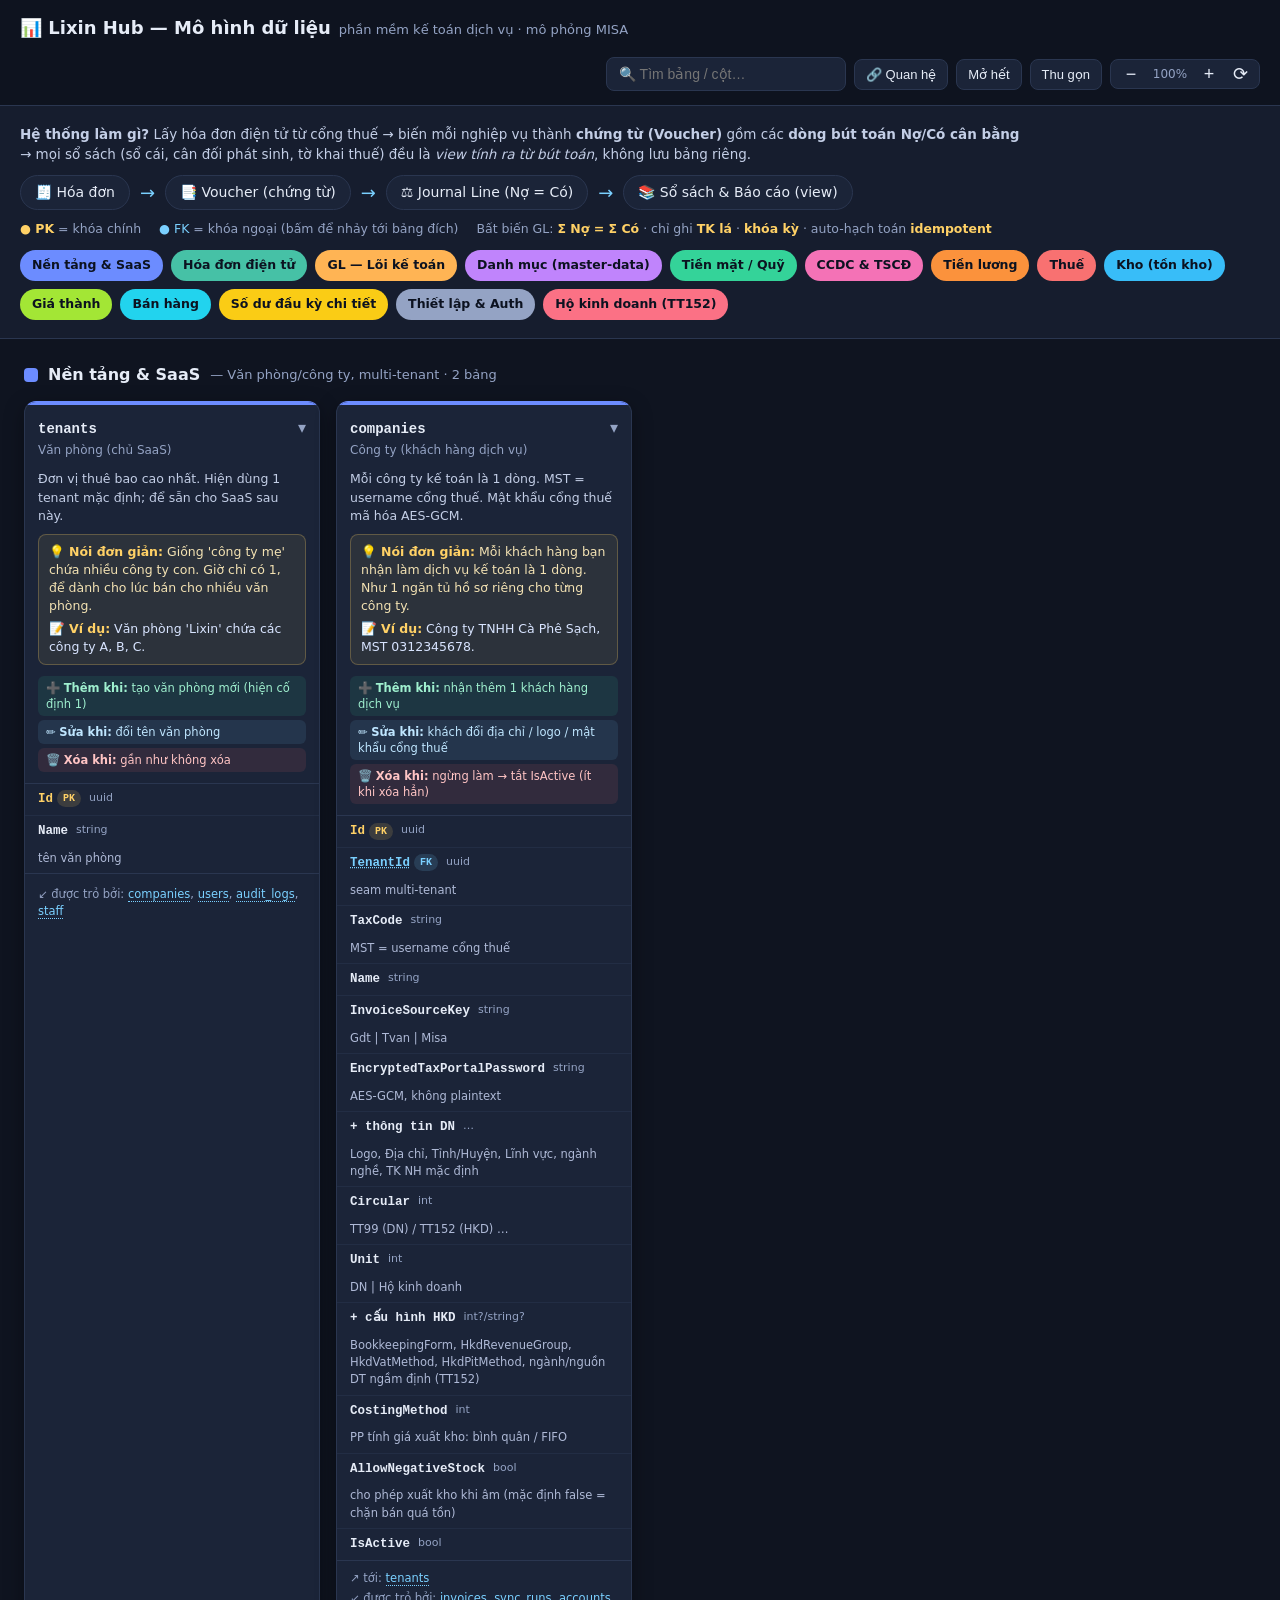
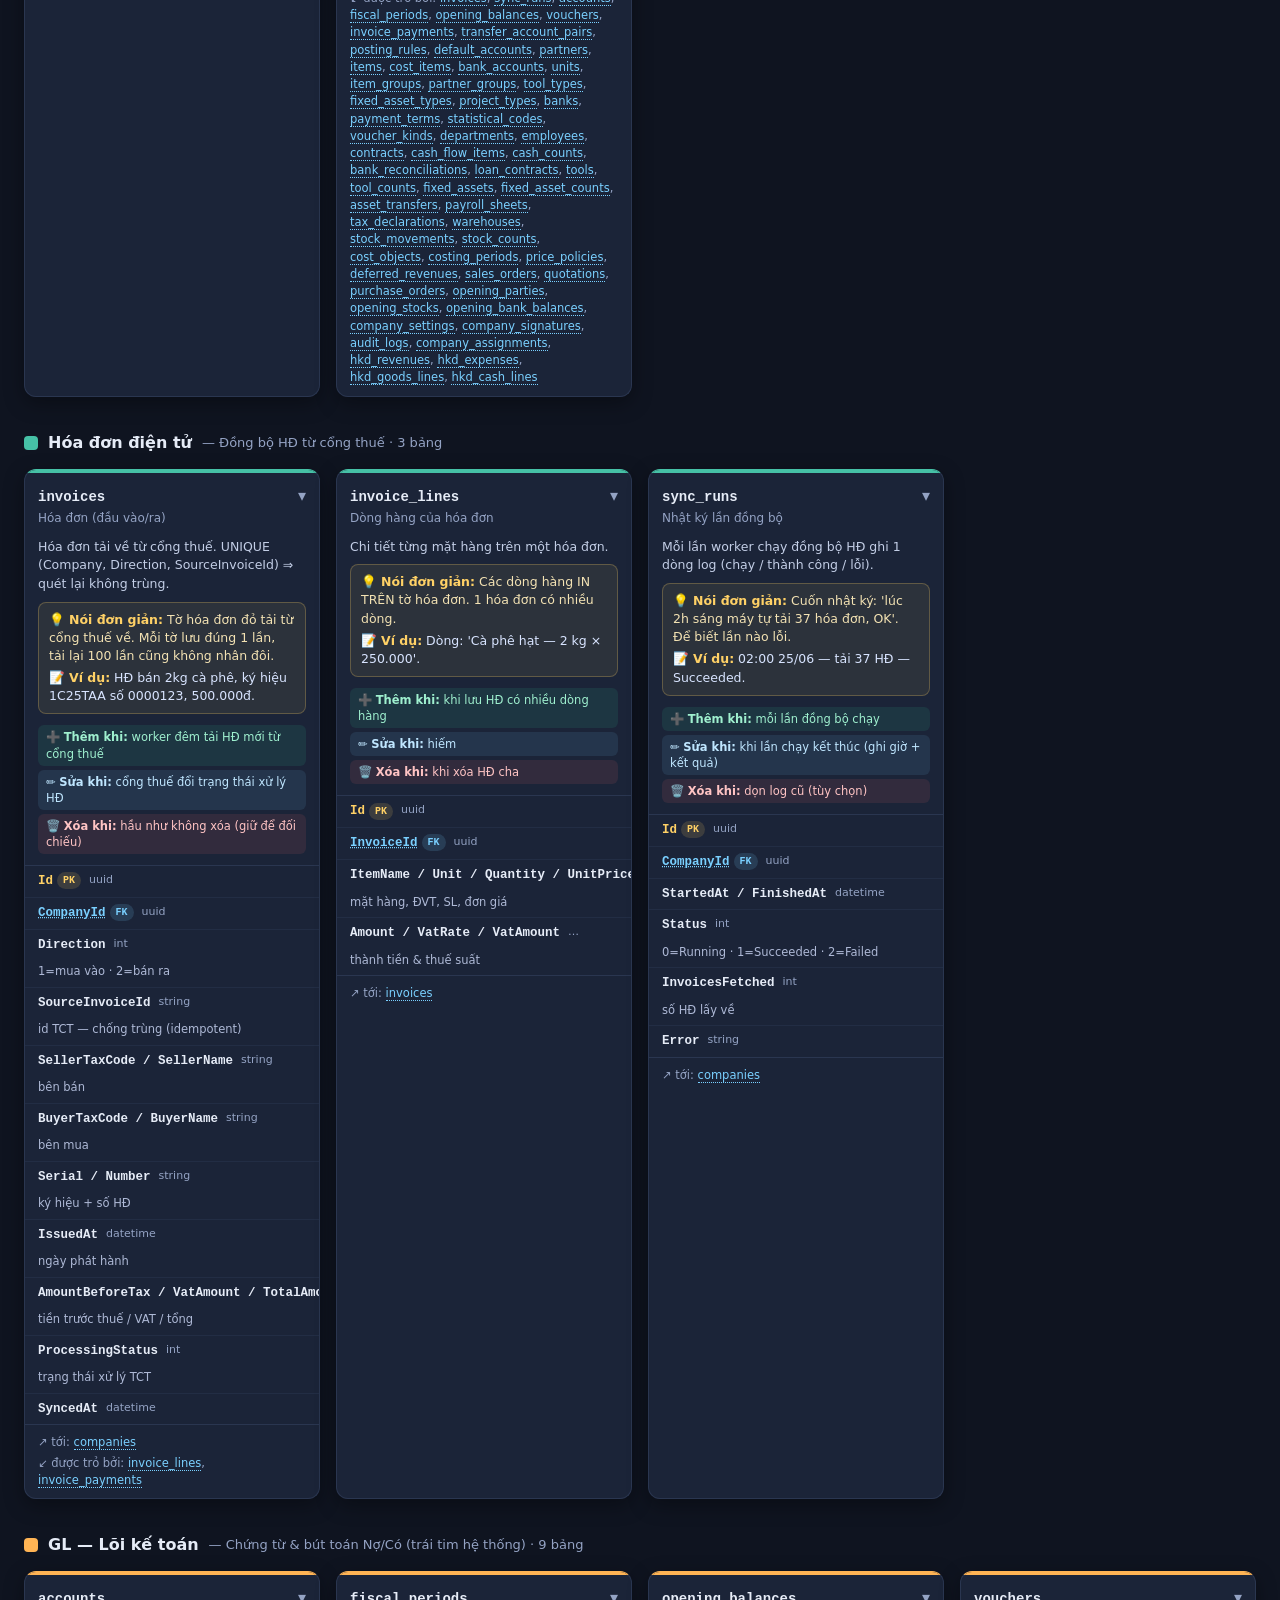
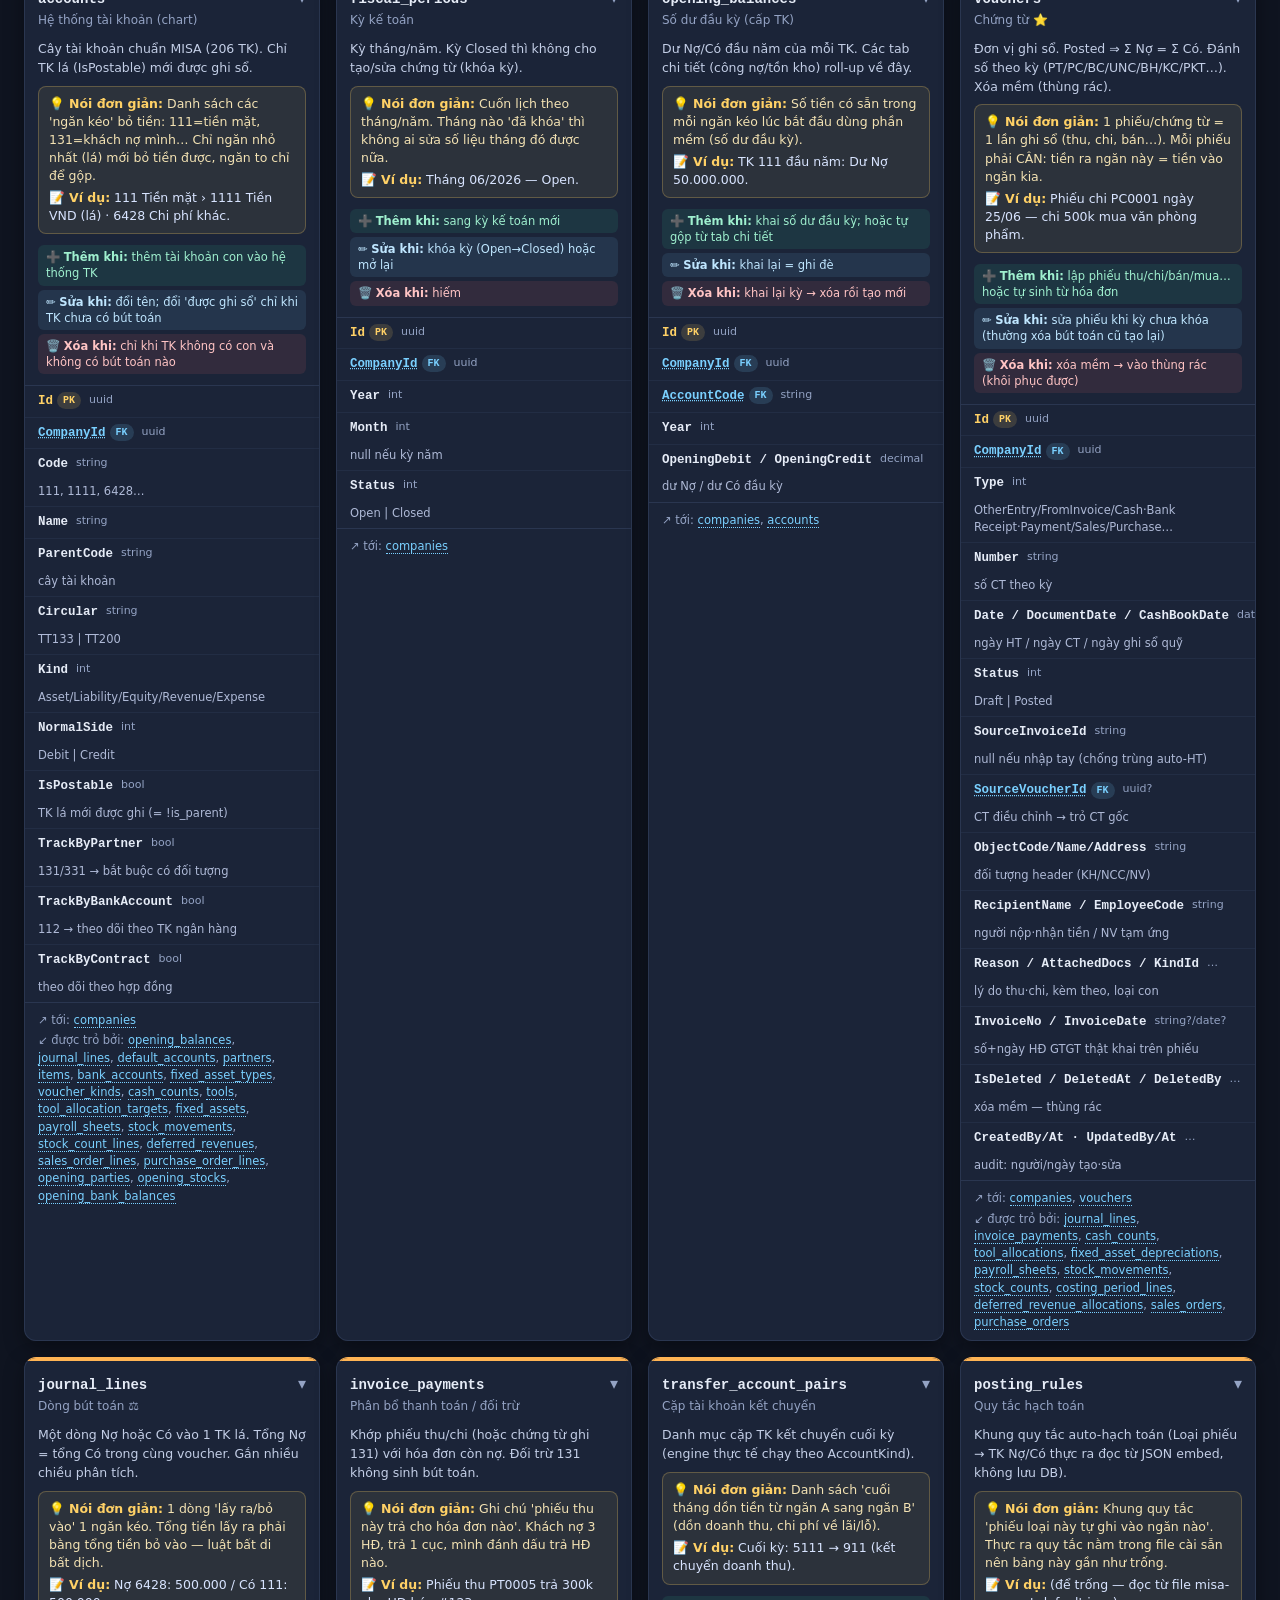
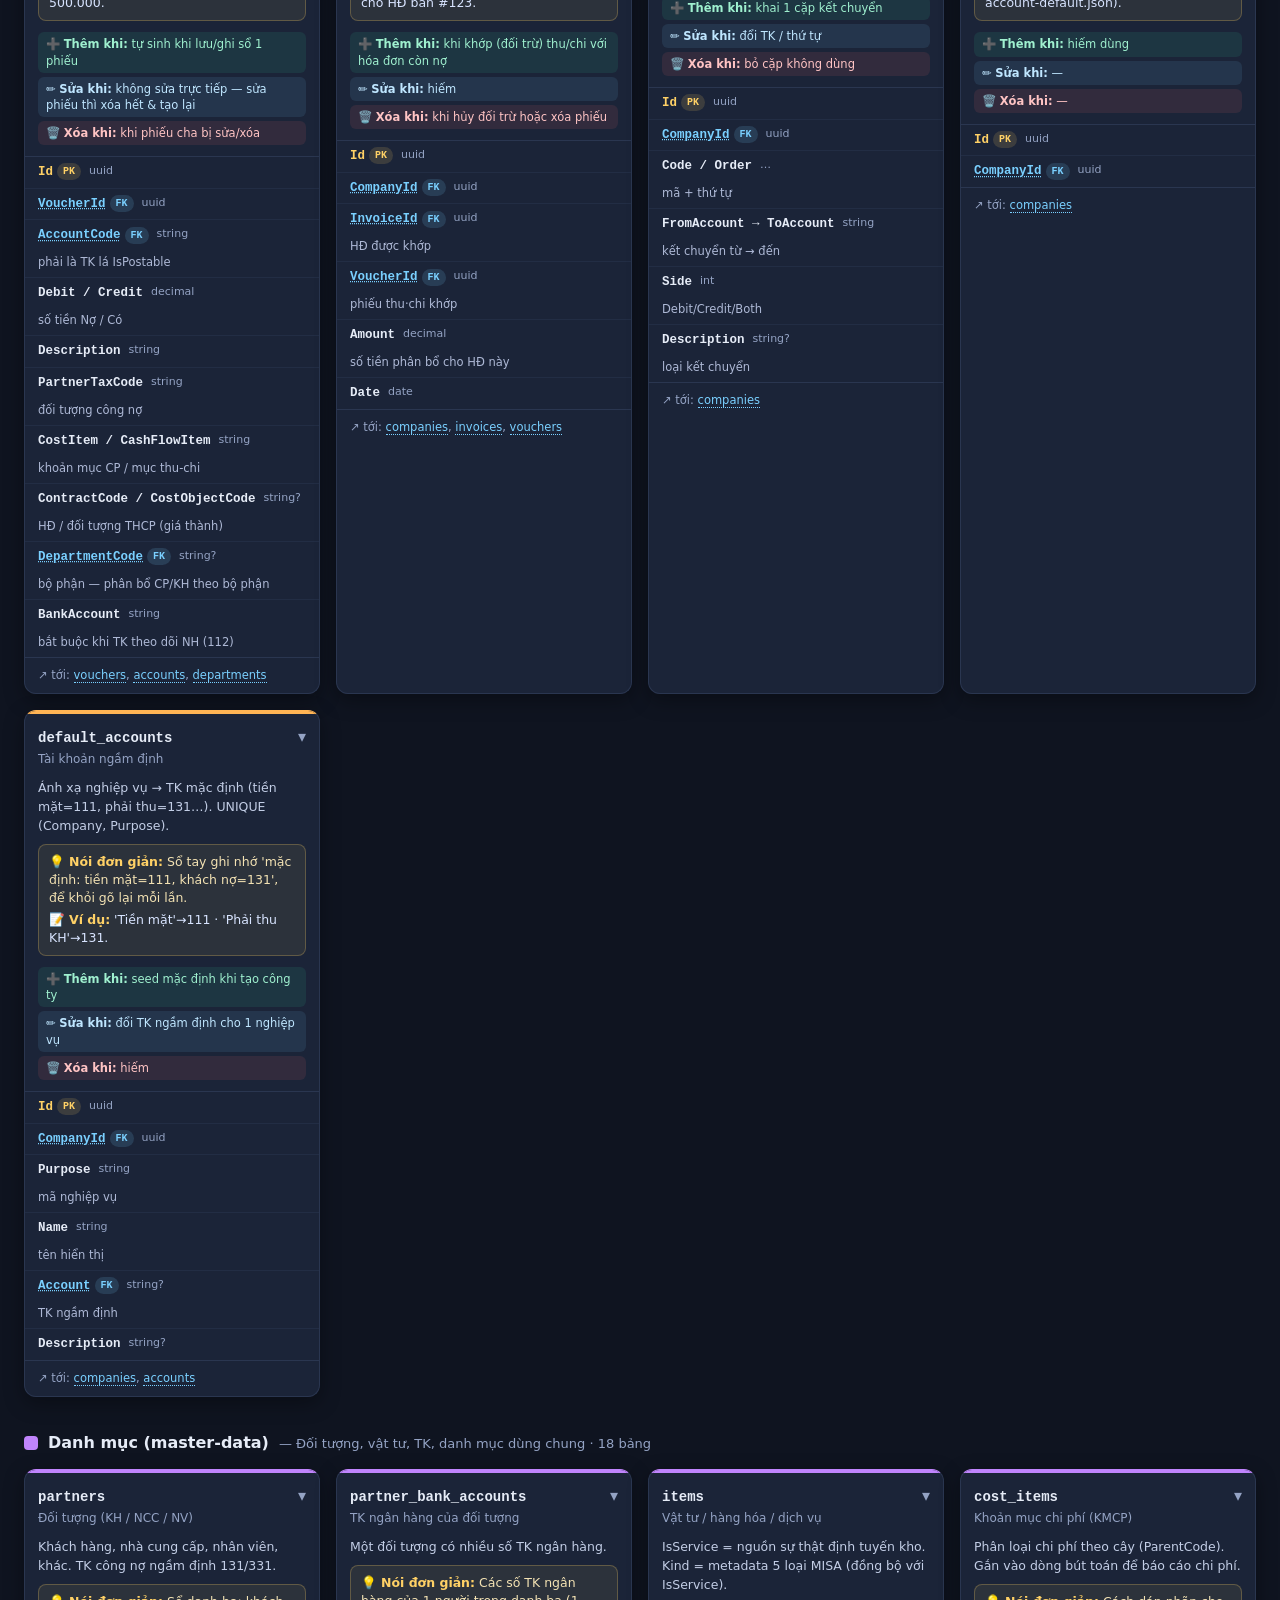
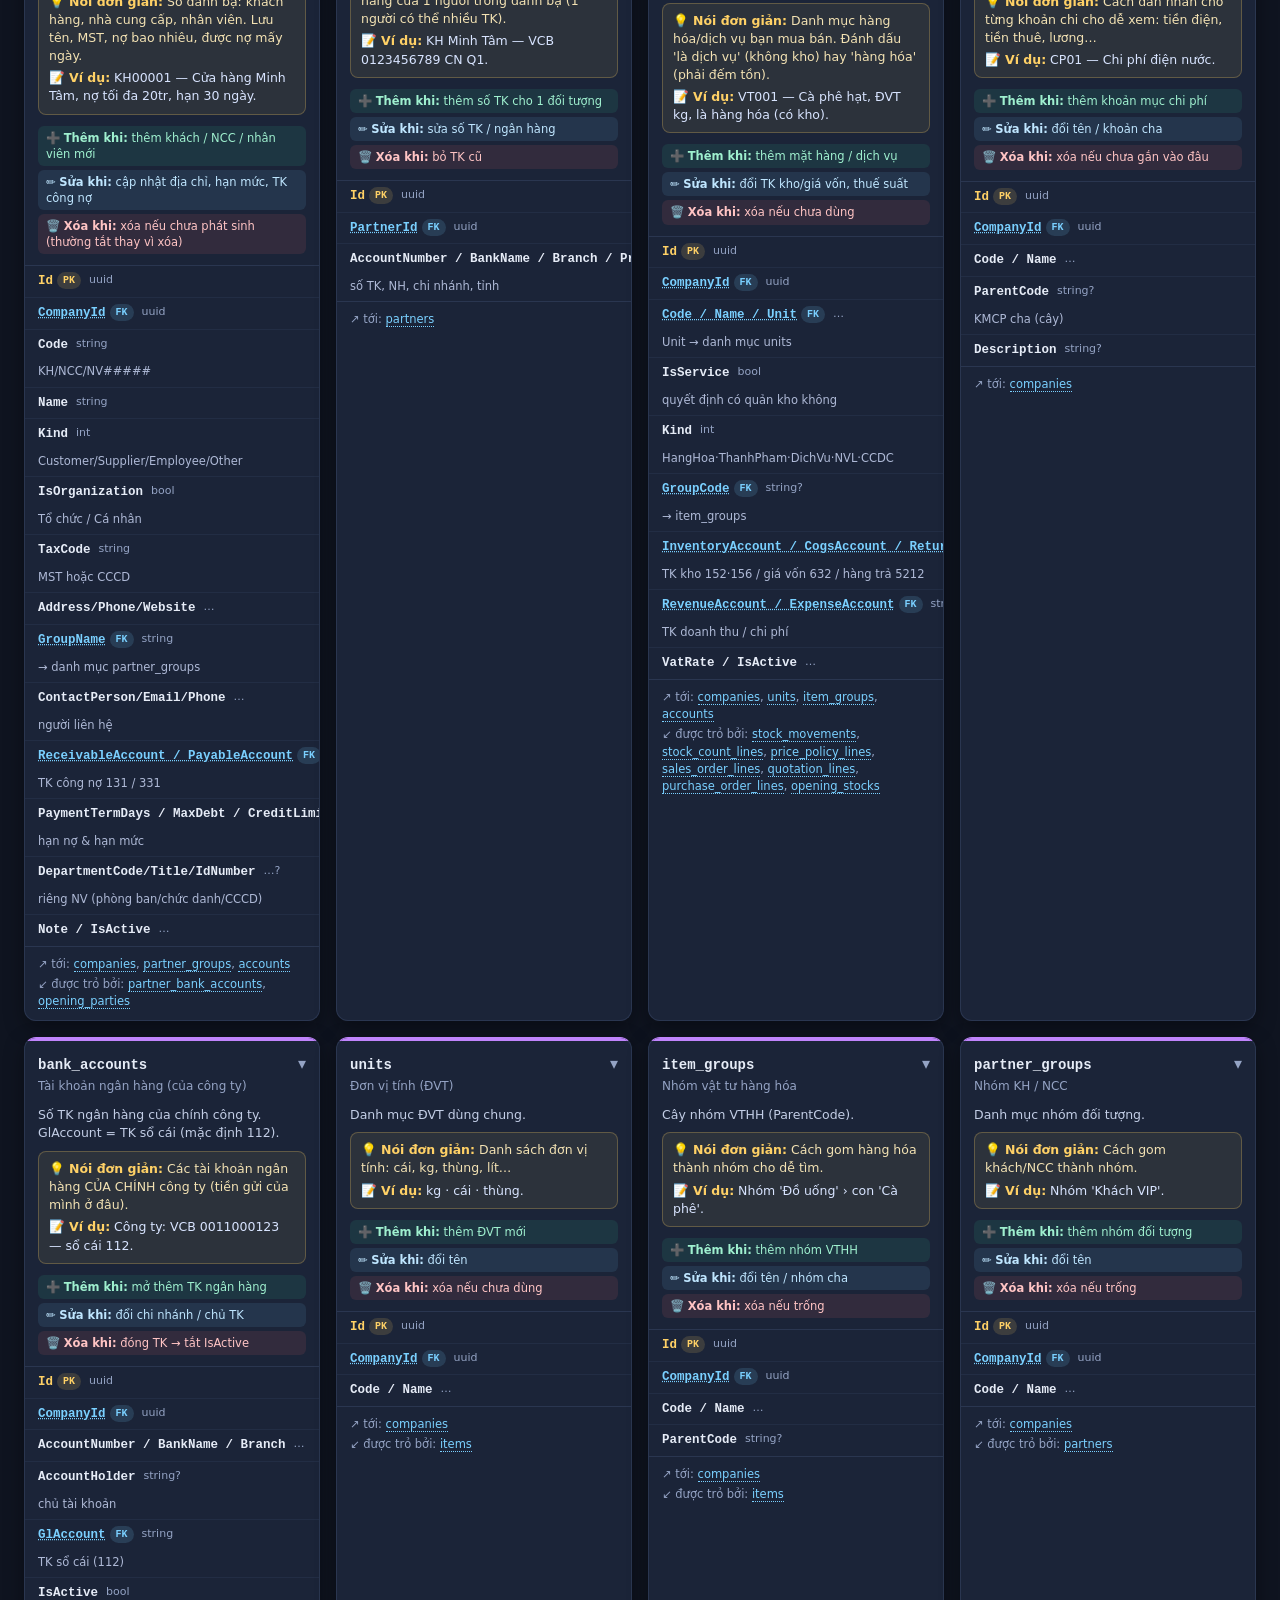
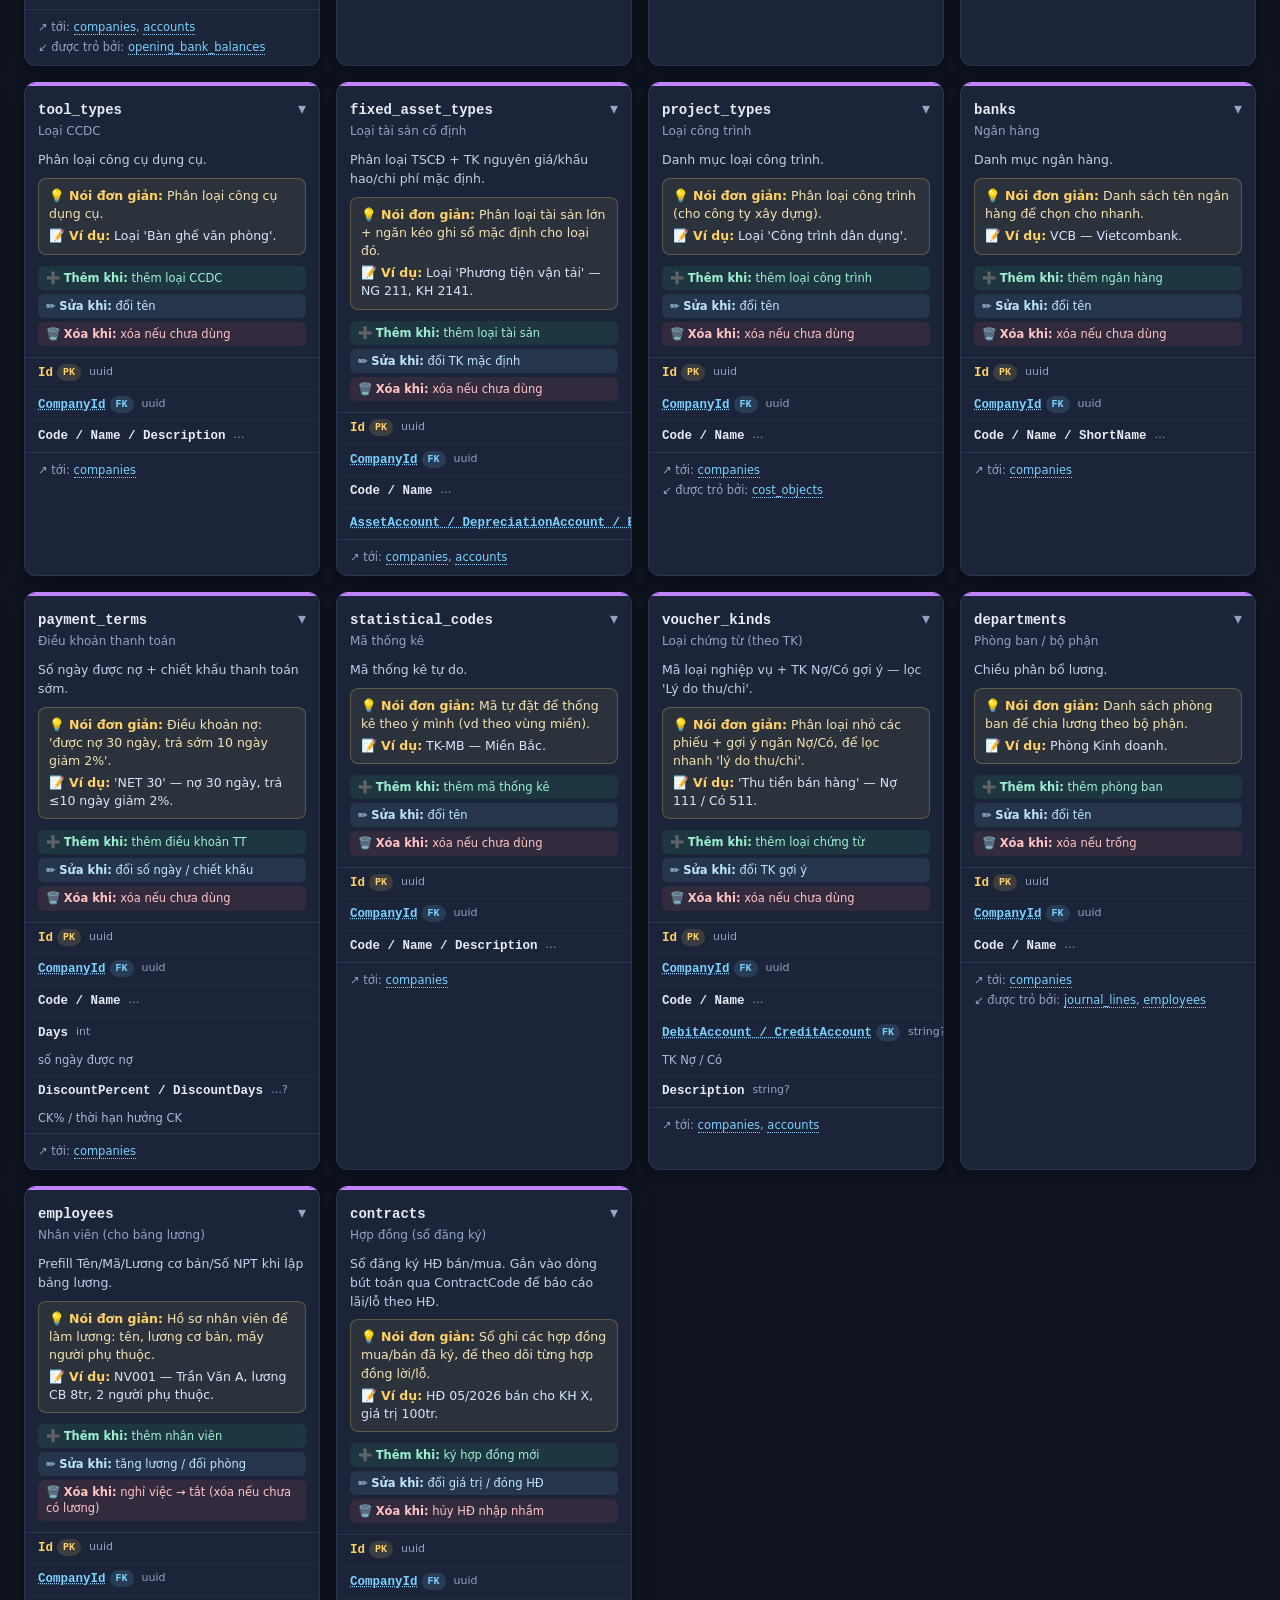
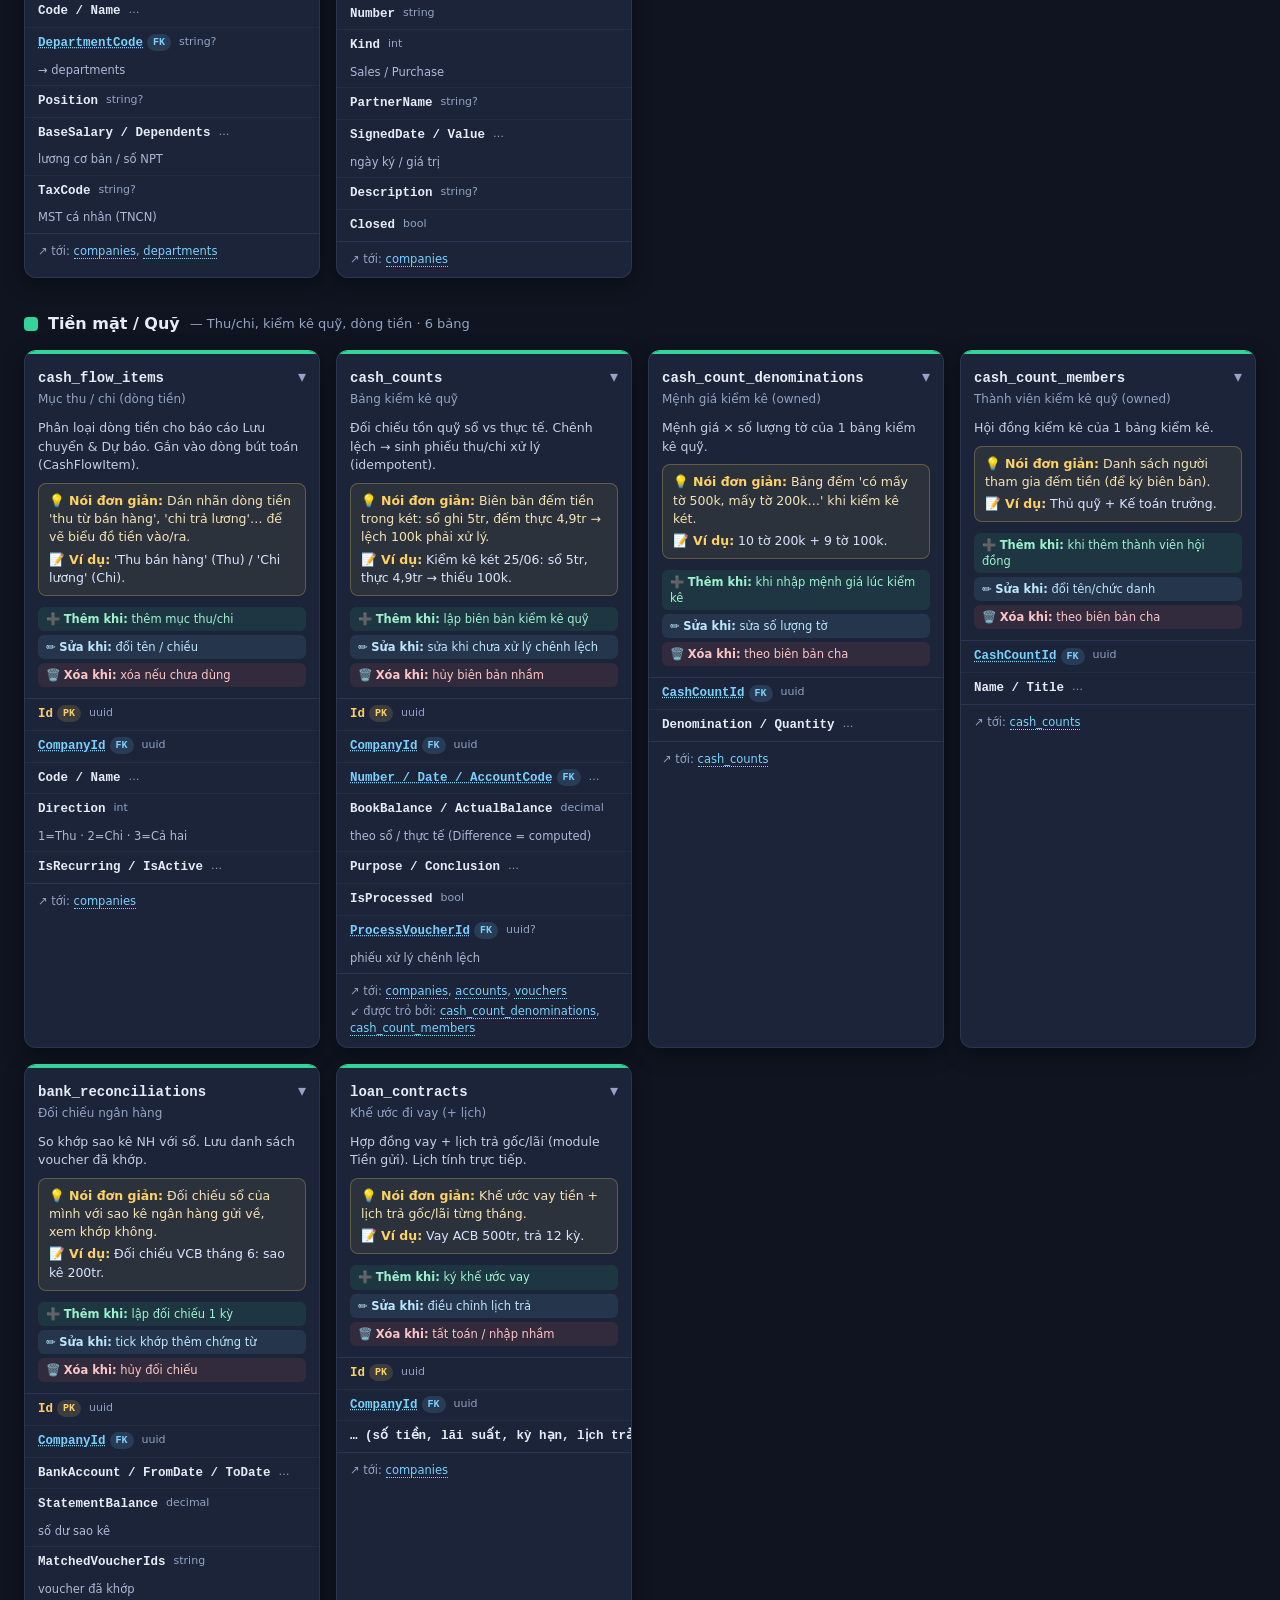
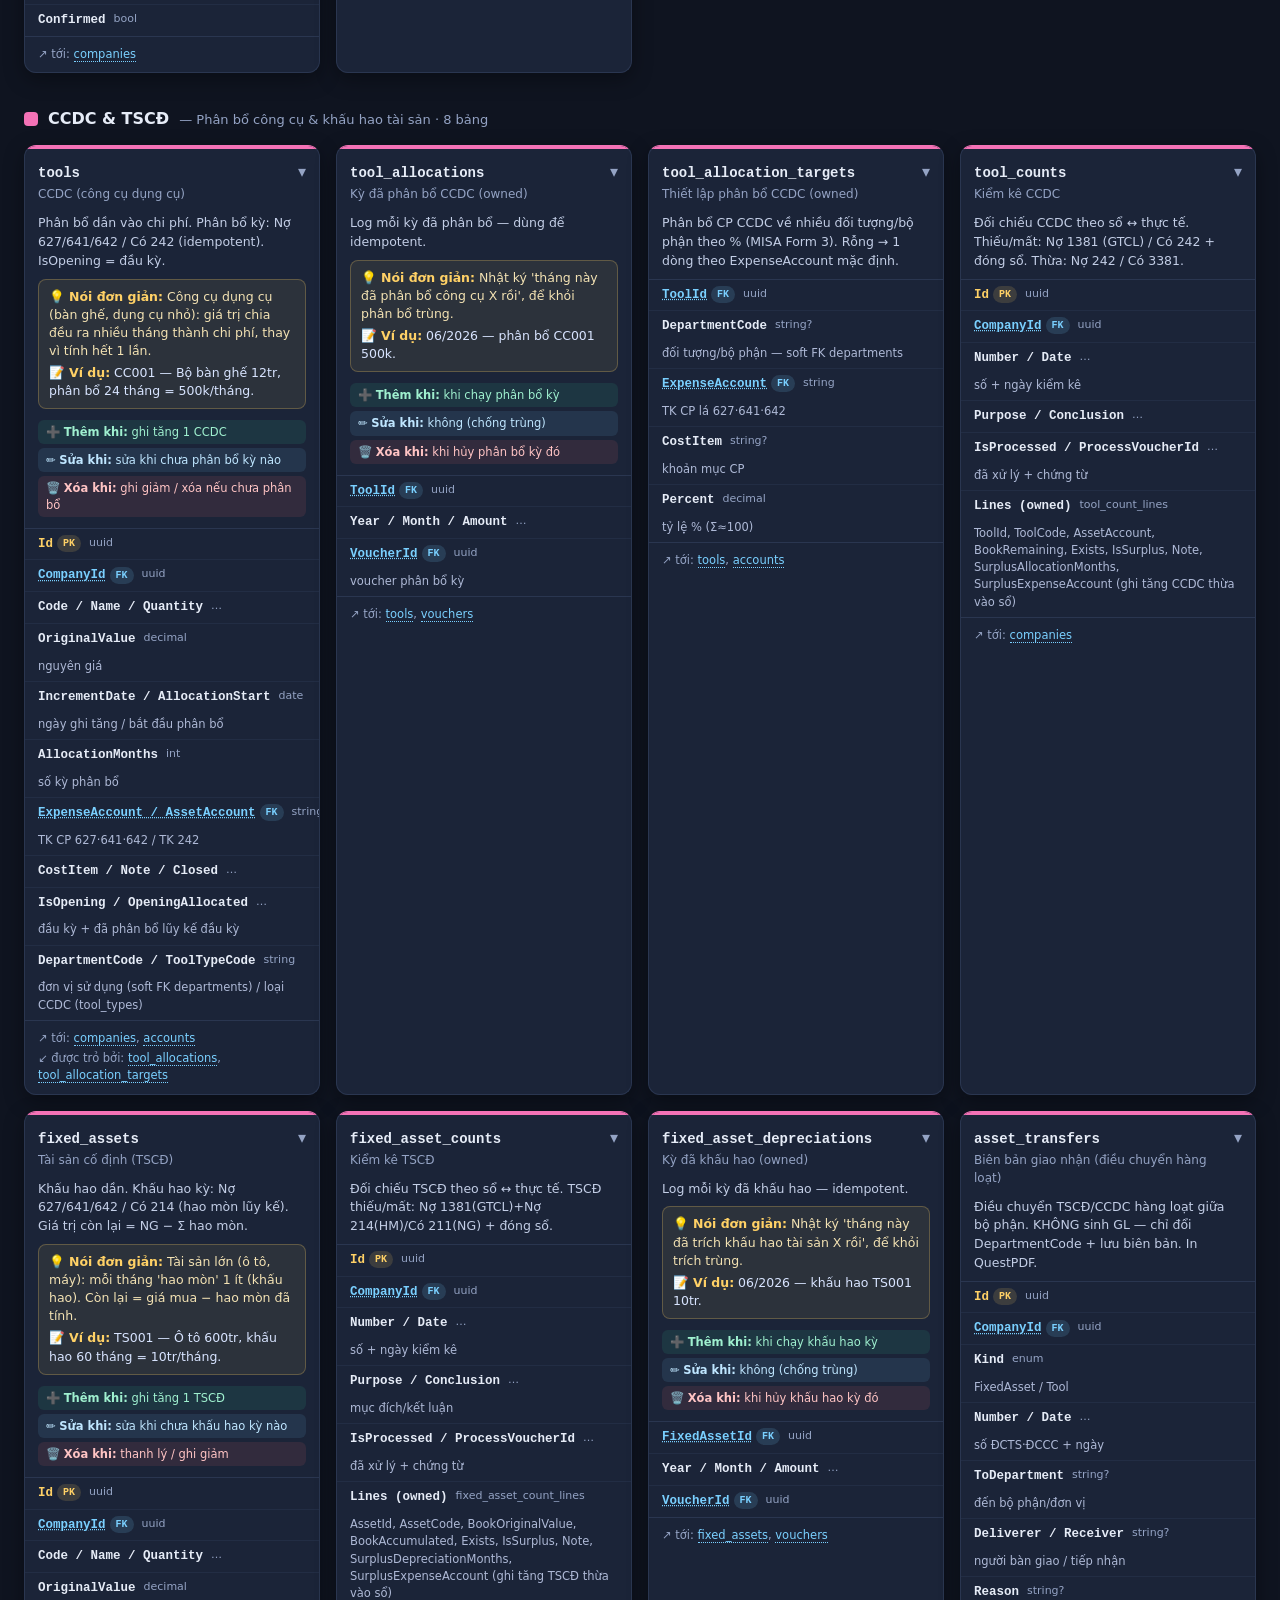
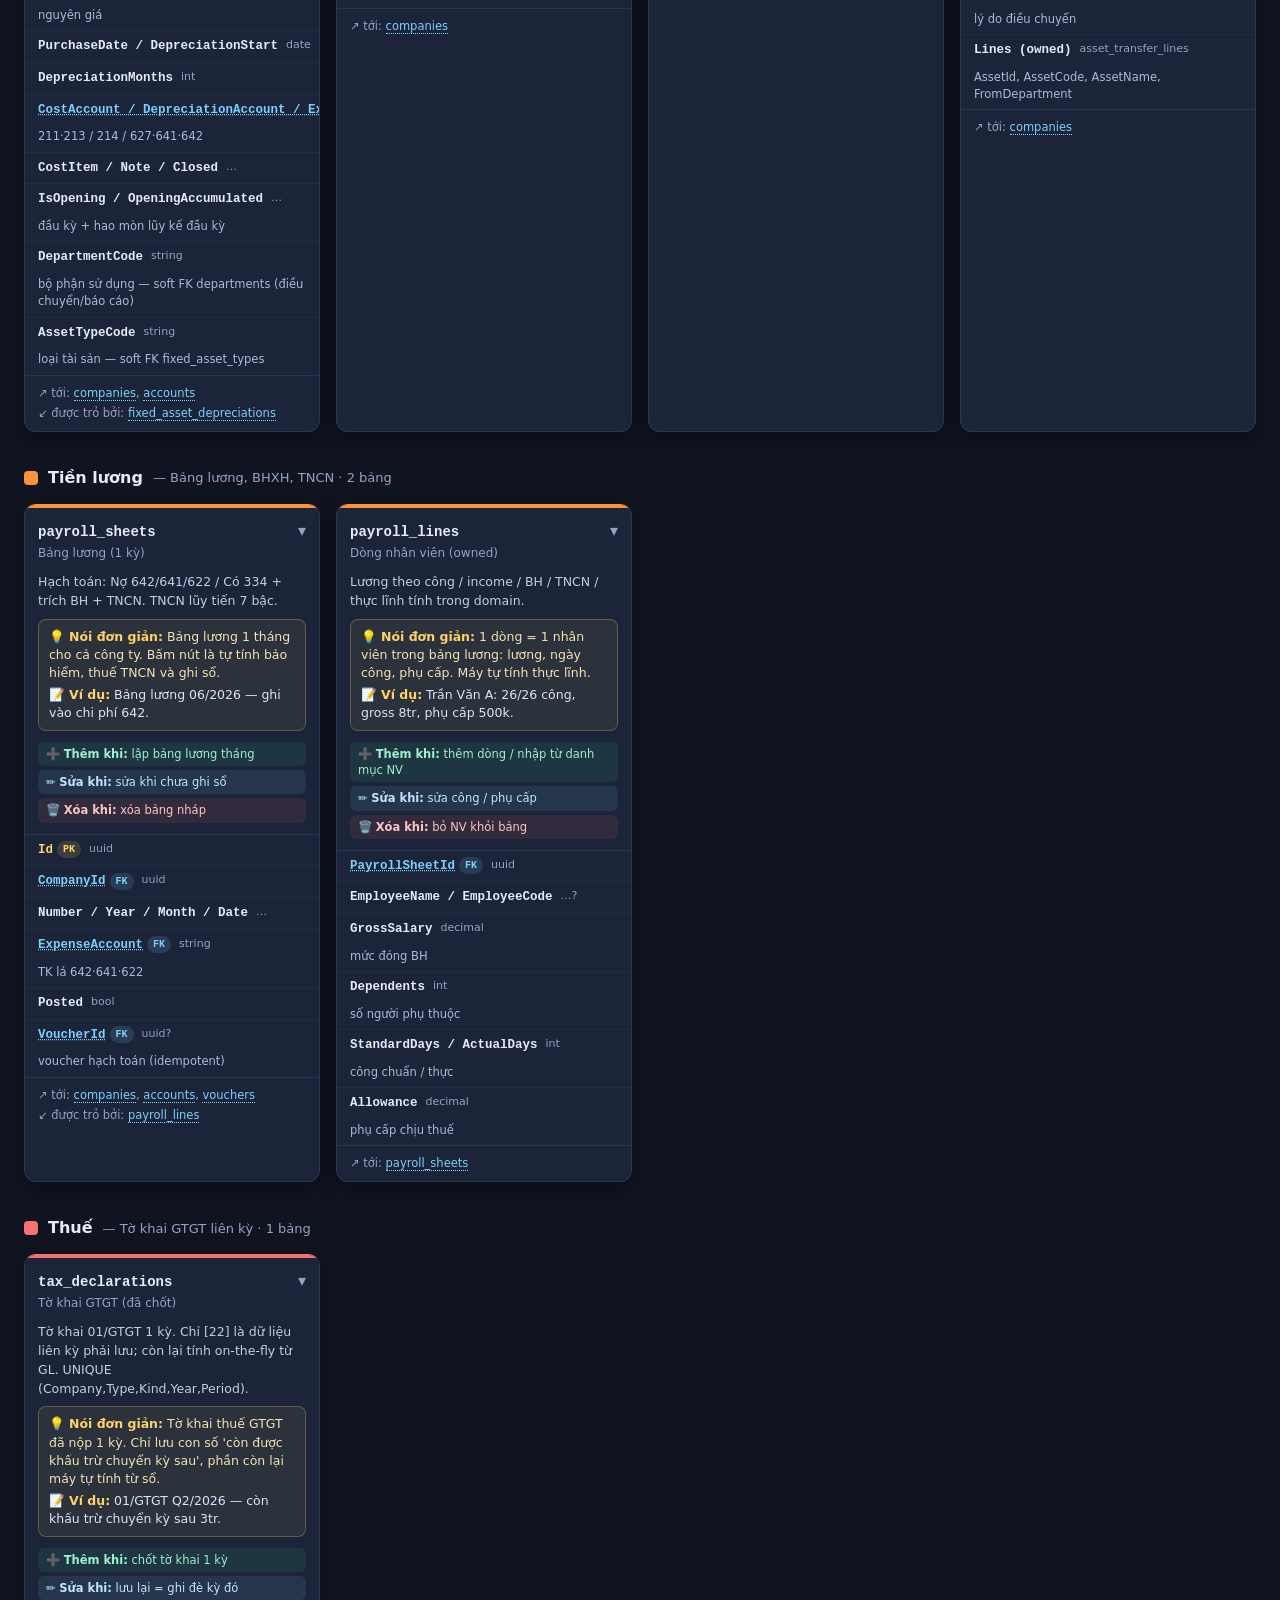
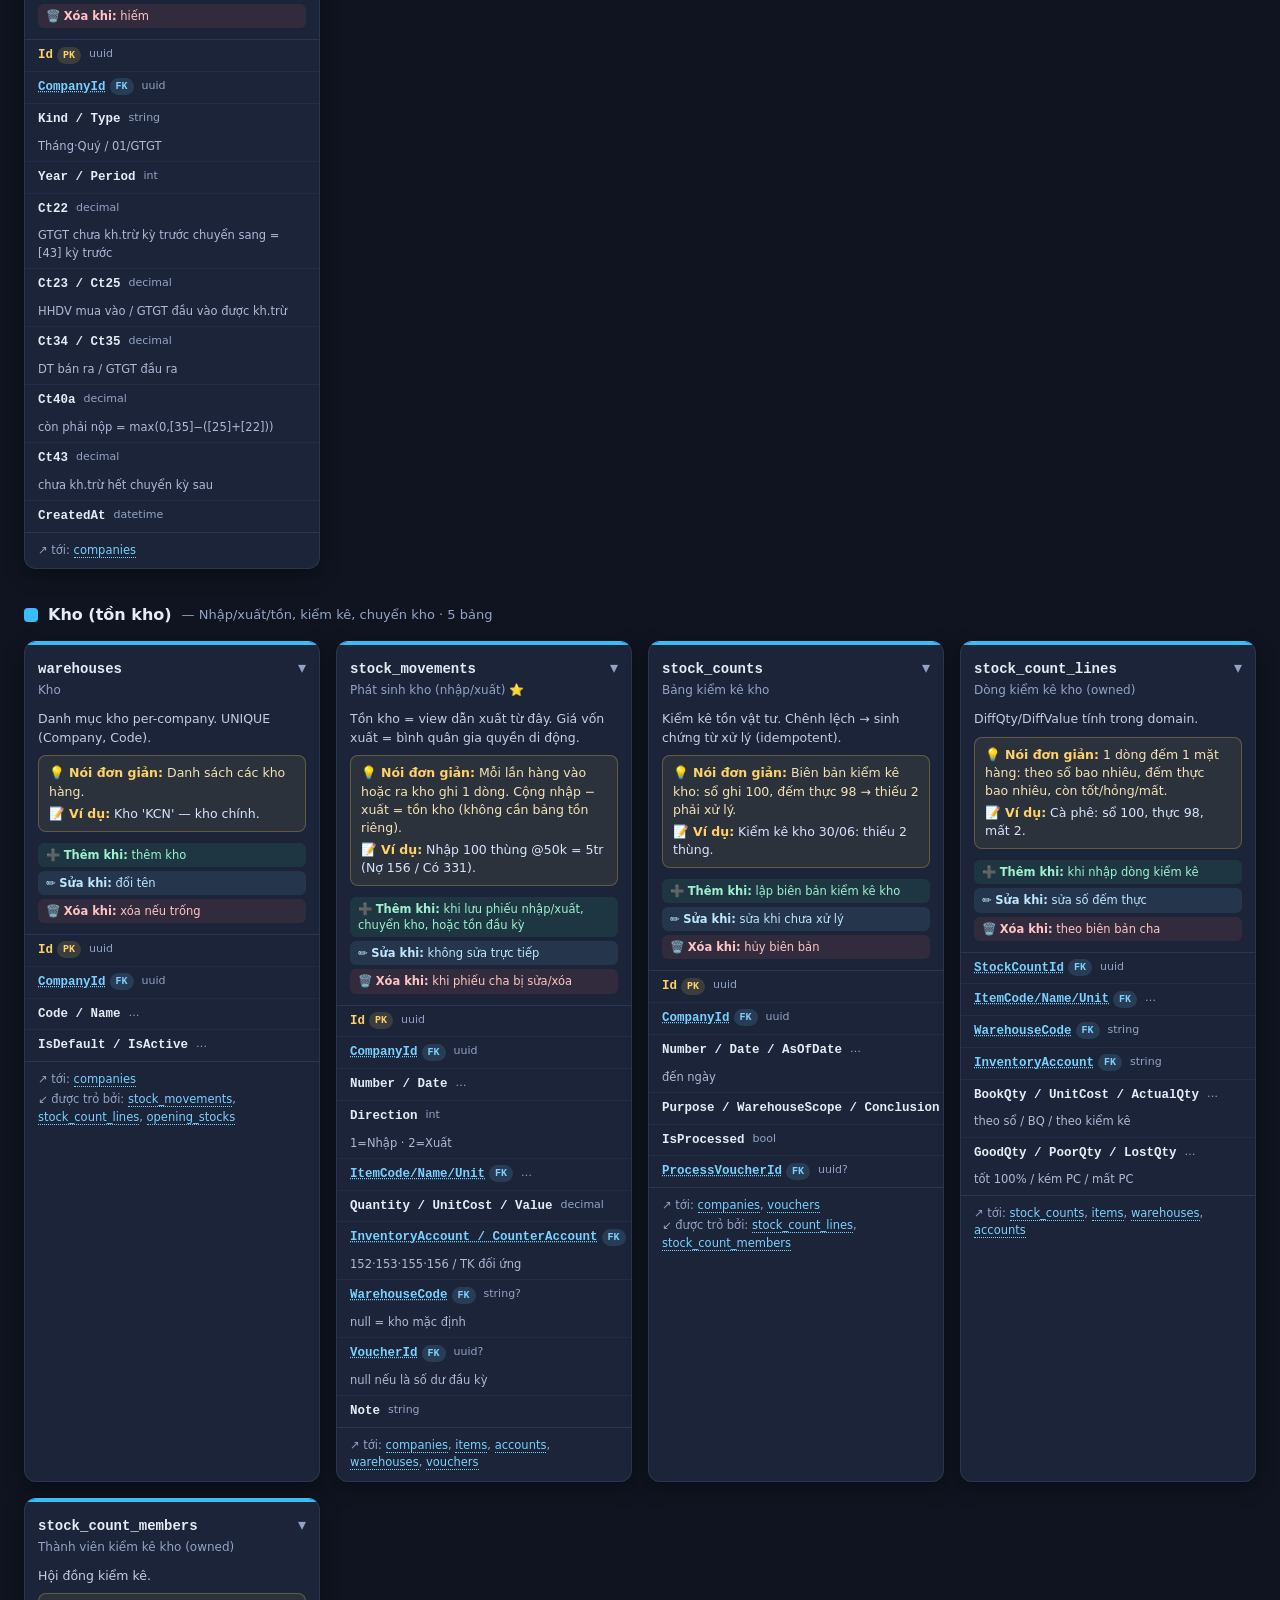
<file: data-model.html>
<!DOCTYPE html>
<!--
  ⚠️ FILE DẪN XUẤT — NGUỒN SỰ THẬT LÀ docs/data-model.md
  Khi data-model.md đổi schema (bảng/cột/quan hệ) → cập nhật mảng T / GROUPS bên dưới
  trong CÙNG thay đổi (LUẬT SỐ 1: doc↔code đồng bộ).
-->
<html lang="vi">
<head>
<meta charset="UTF-8">
<meta name="viewport" content="width=device-width, initial-scale=1.0">
<title>Lixin Hub — Mô hình dữ liệu (nhìn phát hiểu liền)</title>
<style>
  :root{
    --bg:#0f1420; --panel:#161d2e; --card:#1b2438; --line:#2a3650;
    --text:#e6ecf7; --muted:#94a3c4; --pk:#ffd166; --fk:#7ad0ff;
    --shadow:0 6px 20px rgba(0,0,0,.35);
  }
  *{box-sizing:border-box}
  html,body{margin:0;height:100%}
  body{
    background:var(--bg);color:var(--text);
    font-family:"Segoe UI",system-ui,-apple-system,sans-serif;
    line-height:1.5;
  }
  /* ---------- Top bar ---------- */
  header{
    position:sticky;top:0;z-index:50;background:rgba(15,20,32,.92);
    backdrop-filter:blur(8px);border-bottom:1px solid var(--line);
    padding:14px 20px;
  }
  .h-row{display:flex;align-items:center;gap:16px;flex-wrap:wrap}
  h1{font-size:18px;margin:0;white-space:nowrap}
  h1 .sub{color:var(--muted);font-weight:400;font-size:13px;margin-left:8px}
  .controls{display:flex;align-items:center;gap:8px;margin-left:auto;flex-wrap:wrap}
  input[type=search]{
    background:var(--card);border:1px solid var(--line);border-radius:8px;
    color:var(--text);padding:8px 12px;width:240px;font-size:14px;outline:none;
  }
  input[type=search]:focus{border-color:var(--fk)}
  .btn{
    background:var(--card);border:1px solid var(--line);border-radius:8px;
    color:var(--text);padding:7px 11px;font-size:13px;cursor:pointer;user-select:none;
  }
  .btn:hover{border-color:var(--fk);color:#fff}
  .zoom{display:flex;align-items:center;gap:6px;background:var(--card);
    border:1px solid var(--line);border-radius:8px;padding:4px 8px}
  .zoom button{background:none;border:none;color:var(--text);font-size:18px;
    cursor:pointer;width:24px;line-height:1}
  .zoom span{font-size:12px;color:var(--muted);width:42px;text-align:center}
  /* ---------- Legend / intro ---------- */
  .intro{padding:18px 20px;border-bottom:1px solid var(--line);background:var(--panel)}
  .flow{
    display:flex;align-items:center;gap:10px;flex-wrap:wrap;margin:10px 0 4px;
    font-size:14px;
  }
  .flow .step{background:var(--card);border:1px solid var(--line);border-radius:20px;
    padding:6px 14px}
  .flow .arrow{color:var(--fk);font-size:18px}
  .legend{display:flex;gap:18px;flex-wrap:wrap;font-size:12.5px;color:var(--muted);margin-top:10px}
  .legend b{color:var(--pk)}
  .legend .fkk{color:var(--fk)}
  .chips{display:flex;gap:8px;flex-wrap:wrap;margin-top:12px}
  .chip{font-size:12.5px;padding:5px 11px;border-radius:18px;cursor:pointer;
    border:1px solid transparent;user-select:none;color:#0c1220;font-weight:600}
  .chip.off{opacity:.4}
  /* ---------- Canvas ---------- */
  #stage{overflow:auto;padding:24px}
  #canvas{transform-origin:top left;transition:transform .08s linear}
  .group{margin-bottom:34px}
  .group-h{display:flex;align-items:center;gap:10px;margin:0 0 14px;
    font-size:16px;font-weight:700}
  .group-h .dot{width:14px;height:14px;border-radius:4px}
  .group-h .gdesc{font-weight:400;font-size:13px;color:var(--muted)}
  .grid{display:grid;grid-template-columns:repeat(auto-fill,minmax(290px,1fr));gap:16px}
  /* ---------- Card ---------- */
  .card{
    background:var(--card);border:1px solid var(--line);border-radius:12px;
    box-shadow:var(--shadow);overflow:hidden;display:flex;flex-direction:column;
    scroll-margin-top:120px;position:relative;z-index:1;
  }
  /* ---------- relationship SVG ---------- */
  #rels{position:absolute;top:0;left:0;z-index:0;pointer-events:none;overflow:visible}
  #rels path{fill:none;stroke-width:2.2;opacity:.92}
  .card.lit{box-shadow:0 0 0 2px var(--fk),var(--shadow)}
  .card.dim{opacity:.4}
  .btn.on{background:var(--fk);color:#0c1220;border-color:var(--fk);font-weight:600}
  .opt{display:flex;align-items:center;gap:5px;font-size:12px;color:var(--muted);
    background:var(--card);border:1px solid var(--line);border-radius:8px;padding:6px 9px}
  .opt input{accent-color:var(--fk)}
  .card.flash{animation:flash 1.4s ease}
  @keyframes flash{0%,100%{box-shadow:var(--shadow)}
    20%{box-shadow:0 0 0 3px var(--fk),var(--shadow)}}
  .card-h{padding:11px 13px;display:flex;align-items:flex-start;gap:8px;cursor:pointer}
  .card-h .tname{font-family:"Cascadia Code",Consolas,monospace;font-weight:700;font-size:14px}
  .card-h .fname{display:block;color:var(--muted);font-size:12px;font-weight:400;margin-top:1px}
  .card-h .caret{margin-left:auto;color:var(--muted);transition:transform .15s}
  .card.collapsed .caret{transform:rotate(-90deg)}
  .card-desc{padding:0 13px 8px;font-size:12.5px;color:#c3cee6}
  .card-fey{margin:0 13px 11px;padding:8px 10px;font-size:12.5px;line-height:1.45;
    background:rgba(255,209,102,.08);border:1px solid rgba(255,209,102,.25);
    border-radius:8px;color:#f3e2b3}
  .card-fey b{color:var(--pk)}
  .card-fey .ex{display:block;margin-top:4px;color:#d8e4ff}
  .lifecycle{display:flex;flex-direction:column;gap:4px;margin:0 13px 11px;font-size:11.5px}
  .lc{padding:4px 8px;border-radius:6px;line-height:1.4}
  .lc b{font-weight:700}
  .lc.add{background:rgba(52,211,153,.10);color:#9ff0cf}
  .lc.upd{background:rgba(122,208,255,.10);color:#bfe6ff}
  .lc.del{background:rgba(248,113,113,.10);color:#ffc4c4}
  .card.collapsed .lifecycle{display:none}
  .fields{border-top:1px solid var(--line)}
  .card.collapsed .fields,.card.collapsed .card-desc,.card.collapsed .card-fey{display:none}
  .f{display:grid;grid-template-columns:auto 1fr;gap:8px;padding:6px 13px;
    font-size:12.5px;border-bottom:1px solid rgba(42,54,80,.5)}
  .f:last-child{border-bottom:none}
  .f .fn{font-family:"Cascadia Code",Consolas,monospace;font-weight:600;white-space:nowrap}
  .f .fn.pk{color:var(--pk)}
  .f .fn.fk{color:var(--fk);cursor:pointer;text-decoration:underline dotted}
  .f .ty{color:var(--muted);font-size:11px}
  .f .nt{color:#aeb9d6;font-size:11.5px;grid-column:1/3;margin-top:1px}
  .badge{display:inline-block;font-size:10px;padding:1px 6px;border-radius:10px;
    background:rgba(122,208,255,.15);color:var(--fk);margin-left:4px;vertical-align:middle}
  .badge.pkk{background:rgba(255,209,102,.15);color:var(--pk)}
  .rel{padding:9px 13px;border-top:1px solid var(--line);font-size:11.5px;color:var(--muted)}
  .rel a{color:var(--fk);cursor:pointer;text-decoration:none;border-bottom:1px dotted}
  .rel a:hover{color:#fff}
  .hidden{display:none!important}
  .empty{color:var(--muted);text-align:center;padding:40px;font-style:italic}
  footer{padding:18px 20px;color:var(--muted);font-size:12px;border-top:1px solid var(--line)}
  mark{background:var(--pk);color:#0c1220;border-radius:2px}
</style>
</head>
<body>
<header>
  <div class="h-row">
    <h1>📊 Lixin Hub — Mô hình dữ liệu<span class="sub">phần mềm kế toán dịch vụ · mô phỏng MISA</span></h1>
    <div class="controls">
      <input id="search" type="search" placeholder="🔍 Tìm bảng / cột…">
      <button class="btn" id="relToggle" title="Bật chế độ quan hệ: rê chuột vào 1 bảng để xem đường nối FK của riêng nó">🔗 Quan hệ</button>
      <span id="relHint" class="hidden" style="font-size:12px;color:var(--fk)">→ rê chuột vào 1 bảng</span>
      <button class="btn" id="expandAll">Mở hết</button>
      <button class="btn" id="collapseAll">Thu gọn</button>
      <div class="zoom">
        <button id="zout">−</button><span id="zlabel">100%</span><button id="zin">+</button>
        <button id="zreset" title="Về 100%">⟳</button>
      </div>
    </div>
  </div>
</header>

<section class="intro">
  <div style="font-size:13.5px;color:#c3cee6;max-width:1000px">
    <b>Hệ thống làm gì?</b> Lấy hóa đơn điện tử từ cổng thuế → biến mỗi nghiệp vụ thành
    <b>chứng từ (Voucher)</b> gồm các <b>dòng bút toán Nợ/Có cân bằng</b> → mọi sổ sách (sổ cái,
    cân đối phát sinh, tờ khai thuế) đều là <i>view tính ra từ bút toán</i>, không lưu bảng riêng.
  </div>
  <div class="flow">
    <span class="step">🧾 Hóa đơn</span><span class="arrow">→</span>
    <span class="step">📑 Voucher (chứng từ)</span><span class="arrow">→</span>
    <span class="step">⚖️ Journal Line (Nợ = Có)</span><span class="arrow">→</span>
    <span class="step">📚 Sổ sách & Báo cáo (view)</span>
  </div>
  <div class="legend">
    <span><b>● PK</b> = khóa chính</span>
    <span><span class="fkk">● FK</span> = khóa ngoại (bấm để nhảy tới bảng đích)</span>
    <span>Bất biến GL: <b>Σ Nợ = Σ Có</b> · chỉ ghi <b>TK lá</b> · <b>khóa kỳ</b> · auto-hạch toán <b>idempotent</b></span>
  </div>
  <div class="chips" id="chips"></div>
</section>

<div id="stage">
  <div id="canvas"></div>
  <div class="empty hidden" id="empty">Không tìm thấy bảng/cột nào khớp.</div>
</div>

<footer>
  Sinh tự động từ <code>docs/data-model.md</code> · 15 bảng lõi + các phân hệ (Tiền mặt, CCDC, TSCĐ, Lương, Thuế, Kho, Giá thành, Bán hàng, Danh mục, Số dư đầu kỳ).
  Mỗi thẻ có <b style="color:var(--pk)">💡 Nói đơn giản</b> + 📝 ví dụ + vòng đời <span style="color:#9ff0cf">➕Thêm</span>/<span style="color:#bfe6ff">✏️Sửa</span>/<span style="color:#ffc4c4">🗑️Xóa</span>.
  Bấm <b>🔗 Quan hệ</b> rồi <b>rê chuột vào 1 bảng</b> để chỉ hiện đường nối của riêng nó (hết chồng lấp) · bấm tên bảng để thu/mở · bấm cột <span style="color:var(--fk)">FK</span> để nhảy tới bảng đích · Ctrl+lăn chuột để zoom.
</footer>

<script src="data-model.data.js"></script>
<script>
/* ============ RENDER ============ */
const byId = Object.fromEntries(T.map(t=>[t.id,t]));
const canvas = document.getElementById('canvas');
const chipsEl = document.getElementById('chips');
const activeGroups = new Set(Object.keys(GROUPS));

function fieldRow(fld){
  const [name,type,note,flag]=[fld[0],fld[1]||"",fld[2]||"",fld[3]||""];
  const isPk = flag==="pk";
  const fk = (flag && flag!=="pk" && byId[flag]) ? flag : "";
  const cls = isPk?"pk":(fk?"fk":"");
  const badge = isPk?'<span class="badge pkk">PK</span>':(fk?'<span class="badge">FK</span>':'');
  const onclick = fk?` data-fk="${fk}"`:"";
  return `<div class="f">
    <span class="fn ${cls}"${onclick}>${name}${badge}</span>
    <span class="ty">${type}</span>
    ${note?`<span class="nt">${note}</span>`:""}
  </div>`;
}

function infoBlock(id){
  const I=INFO[id]; if(!I) return "";
  return `<div class="card-fey">💡 <b>Nói đơn giản:</b> ${I.fey}
      ${I.ex?`<span class="ex">📝 <b>Ví dụ:</b> ${I.ex}</span>`:""}</div>
    <div class="lifecycle">
      <span class="lc add">➕ <b>Thêm khi:</b> ${I.add}</span>
      <span class="lc upd">✏️ <b>Sửa khi:</b> ${I.upd}</span>
      <span class="lc del">🗑️ <b>Xóa khi:</b> ${I.del}</span>
    </div>`;
}

function relList(t){
  // outgoing FKs
  const outs = t.fields.filter(f=>f[3] && f[3]!=="pk" && byId[f[3]])
                       .map(f=>f[3]);
  const uniqOut=[...new Set(outs)];
  // incoming (who points to me)
  const ins = T.filter(o=>o.id!==t.id && o.fields.some(f=>f[3]===t.id)).map(o=>o.id);
  let html="";
  if(uniqOut.length) html+=`<div>↗ tới: ${uniqOut.map(id=>`<a data-fk="${id}">${byId[id].t}</a>`).join(", ")}</div>`;
  if(ins.length)     html+=`<div style="margin-top:3px">↙ được trỏ bởi: ${ins.map(id=>`<a data-fk="${id}">${byId[id].t}</a>`).join(", ")}</div>`;
  return html?`<div class="rel">${html}</div>`:"";
}

function render(){
  canvas.innerHTML="";
  for(const gk of Object.keys(GROUPS)){
    if(!activeGroups.has(gk)) continue;
    const G=GROUPS[gk];
    const tables=T.filter(t=>t.g===gk);
    const sec=document.createElement('div');
    sec.className="group";sec.dataset.group=gk;
    sec.innerHTML=`<div class="group-h">
        <span class="dot" style="background:${G.color}"></span>
        ${G.name} <span class="gdesc">— ${G.desc} · ${tables.length} bảng</span>
      </div><div class="grid"></div>`;
    const grid=sec.querySelector('.grid');
    for(const t of tables){
      const card=document.createElement('div');
      card.className="card";card.id="tbl-"+t.id;
      card.style.borderTopColor=G.color;
      card.innerHTML=`
        <div class="card-h" style="border-top:3px solid ${G.color}">
          <div><span class="tname">${t.t}</span><span class="fname">${t.f}</span></div>
          <span class="caret">▾</span>
        </div>
        <div class="card-desc">${t.d||""}</div>
        ${infoBlock(t.id)}
        <div class="fields">${t.fields.map(fieldRow).join("")}</div>
        ${relList(t)}`;
      grid.appendChild(card);
    }
    canvas.appendChild(sec);
  }
  canvas.appendChild(svg);
  wire();
  drawRels();
}

function wire(){
  // collapse on header click
  canvas.querySelectorAll('.card-h').forEach(h=>{
    h.onclick=()=>{h.parentElement.classList.toggle('collapsed');drawRels();};
  });
  // FK jump
  canvas.querySelectorAll('[data-fk]').forEach(el=>{
    el.onclick=e=>{e.stopPropagation();jump(el.dataset.fk);};
  });
  // hover card → show ONLY its relationship lines (focus mode = no overlap)
  canvas.querySelectorAll('.card').forEach(card=>{
    const id=card.id.slice(4);
    card.onmouseenter=()=>{if(!relsOn)return;focusId=id;drawRels();};
    card.onmouseleave=()=>{if(!relsOn)return;focusId=null;drawRels();};
  });
}

/* ---- relationship lines (SVG) ---- */
const SVGNS="http://www.w3.org/2000/svg";
let relsOn=false, focusId=null;
const svg=document.createElementNS(SVGNS,"svg");
svg.id="rels";
svg.innerHTML=`<defs>
  <marker id="arr" markerWidth="9" markerHeight="9" refX="7" refY="3"
    orient="auto" markerUnits="userSpaceOnUse">
    <path d="M0,0 L7,3 L0,6 Z" fill="#7ad0ff"/></marker></defs>
  <g id="rg"></g>`;

function rectOf(el){
  const r=el.getBoundingClientRect(), c=canvas.getBoundingClientRect();
  return{l:(r.left-c.left)/zoom,t:(r.top-c.top)/zoom,w:r.width/zoom,h:r.height/zoom};
}
function visible(el){return el && el.offsetParent!==null;}

function drawRels(){
  const g=svg.querySelector('#rg'); if(!g)return;
  canvas.querySelectorAll('.card.lit,.card.dim').forEach(c=>c.classList.remove('lit','dim'));
  if(!relsOn||!focusId){g.innerHTML="";return;}
  svg.setAttribute('width',canvas.scrollWidth);
  svg.setAttribute('height',canvas.scrollHeight);
  let paths=""; const lit=new Set([focusId]);
  for(const t of T){
    const src=document.getElementById('tbl-'+t.id);
    if(!visible(src))continue;
    const targets=[...new Set(t.fields.filter(f=>f[3]&&f[3]!=="pk"&&byId[f[3]]).map(f=>f[3]))];
    for(const tid of targets){
      if(tid===t.id)continue;
      if(t.id!==focusId && tid!==focusId)continue;   // chỉ vẽ đường chạm bảng đang focus
      const dst=document.getElementById('tbl-'+tid);
      if(!visible(dst))continue;
      const s=rectOf(src), d=rectOf(dst);
      const scx=s.l+s.w/2, dcx=d.l+d.w/2, right=dcx>=scx;
      const sx=right?s.l+s.w:s.l, dx=right?d.l:d.l+d.w;
      const sy=s.t+s.h/2, dy=d.t+d.h/2;
      const off=Math.max(40,Math.abs(dx-sx)/2)*(right?1:-1);
      const col=GROUPS[t.g].color;
      paths+=`<path d="M${sx.toFixed(0)},${sy.toFixed(0)} C${(sx+off).toFixed(0)},${sy.toFixed(0)} `
           +`${(dx-off).toFixed(0)},${dy.toFixed(0)} ${dx.toFixed(0)},${dy.toFixed(0)}" `
           +`stroke="${col}" marker-end="url(#arr)"></path>`;
      lit.add(t.id);lit.add(tid);
    }
  }
  g.innerHTML=paths;
  // làm nổi bảng liên quan, mờ phần còn lại
  canvas.querySelectorAll('.card').forEach(c=>{
    if(!visible(c))return;
    c.classList.add(lit.has(c.id.slice(4))?'lit':'dim');
  });
}

function jump(id){
  const G=GROUPS[byId[id].g];
  if(!activeGroups.has(byId[id].g)){activeGroups.add(byId[id].g);setChips();render();}
  const card=document.getElementById('tbl-'+id);
  if(!card)return;
  card.classList.remove('collapsed');
  card.scrollIntoView({behavior:'smooth',block:'center'});
  card.classList.remove('flash');void card.offsetWidth;card.classList.add('flash');
}

/* ---- group chips ---- */
function setChips(){
  chipsEl.innerHTML="";
  for(const gk of Object.keys(GROUPS)){
    const G=GROUPS[gk];
    const c=document.createElement('span');
    c.className="chip"+(activeGroups.has(gk)?"":" off");
    c.style.background=G.color;c.textContent=G.name;
    c.onclick=()=>{activeGroups.has(gk)?activeGroups.delete(gk):activeGroups.add(gk);
      if(activeGroups.size===0)activeGroups.add(gk);setChips();render();};
    chipsEl.appendChild(c);
  }
}

/* ---- search ---- */
const search=document.getElementById('search');
search.oninput=()=>{
  const q=search.value.trim().toLowerCase();
  let any=false;
  canvas.querySelectorAll('.card').forEach(card=>{
    const txt=card.textContent.toLowerCase();
    const hit=!q||txt.includes(q);
    card.classList.toggle('hidden',!hit);
    if(hit)any=true;
  });
  canvas.querySelectorAll('.group').forEach(g=>{
    const visible=[...g.querySelectorAll('.card')].some(c=>!c.classList.contains('hidden'));
    g.classList.toggle('hidden',!visible);
  });
  document.getElementById('empty').classList.toggle('hidden',any);
  drawRels();
};

/* ---- expand / collapse ---- */
document.getElementById('expandAll').onclick=()=>{
  canvas.querySelectorAll('.card').forEach(c=>c.classList.remove('collapsed'));drawRels();};
document.getElementById('collapseAll').onclick=()=>{
  canvas.querySelectorAll('.card').forEach(c=>c.classList.add('collapsed'));drawRels();};

/* ---- relationship toggle ---- */
document.getElementById('relToggle').onclick=function(){
  relsOn=!relsOn;this.classList.toggle('on',relsOn);
  document.getElementById('relHint').classList.toggle('hidden',!relsOn);
  if(!relsOn)focusId=null;
  drawRels();};
window.addEventListener('resize',()=>{if(relsOn)drawRels();});

/* ---- zoom ---- */
let zoom=1;
const zlabel=document.getElementById('zlabel');
function applyZoom(){canvas.style.transform=`scale(${zoom})`;
  zlabel.textContent=Math.round(zoom*100)+'%';if(relsOn)drawRels();}
document.getElementById('zin').onclick=()=>{zoom=Math.min(2,zoom+0.1);applyZoom();};
document.getElementById('zout').onclick=()=>{zoom=Math.max(0.4,zoom-0.1);applyZoom();};
document.getElementById('zreset').onclick=()=>{zoom=1;applyZoom();};
document.getElementById('stage').addEventListener('wheel',e=>{
  if(!e.ctrlKey)return;e.preventDefault();
  zoom=Math.min(2,Math.max(0.4,zoom-Math.sign(e.deltaY)*0.08));applyZoom();
},{passive:false});

/* ---- init ---- */
setChips();render();
</script>
</body>
</html>
</file>
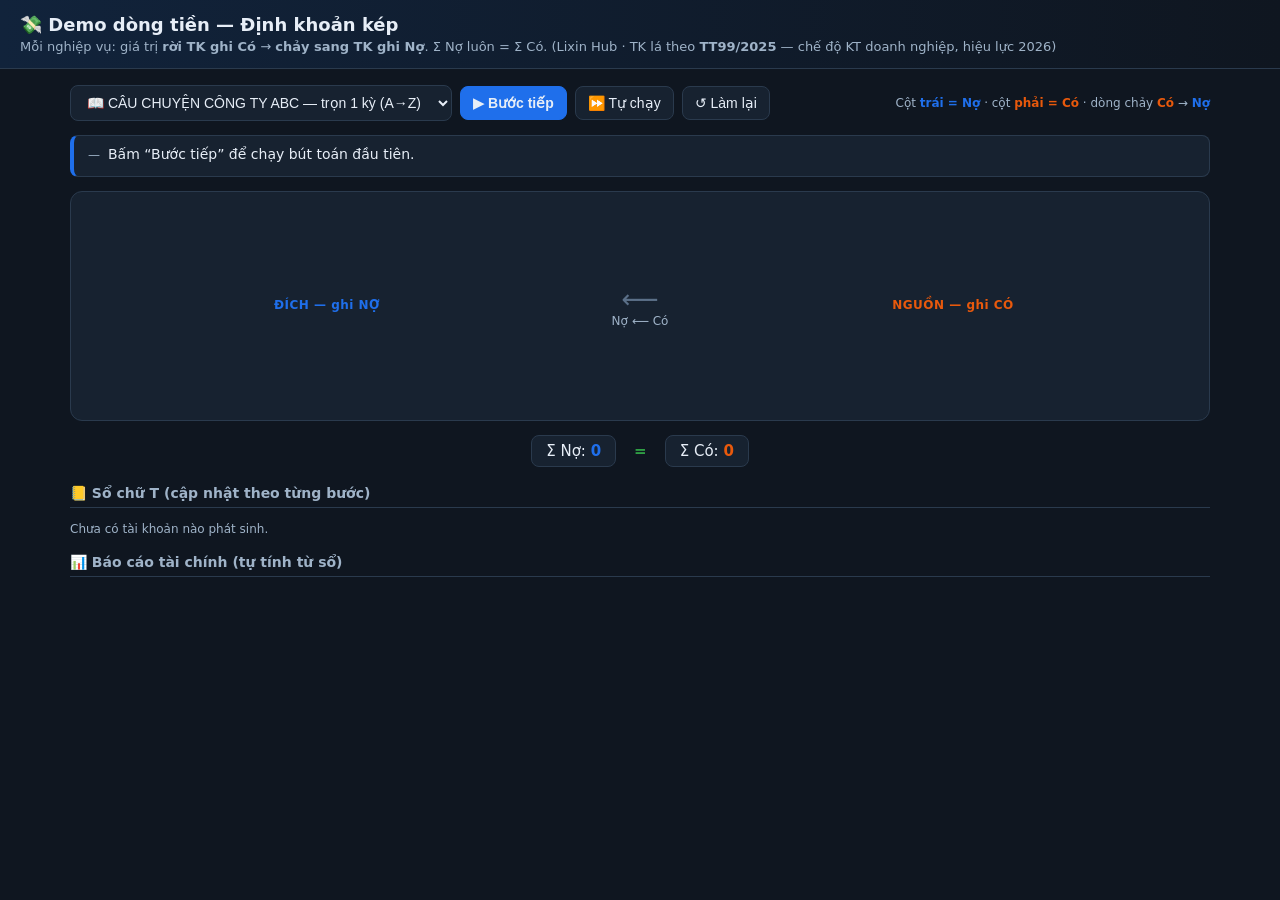
<file: dong-tien.html>
<!DOCTYPE html>
<html lang="vi">
<head>
<meta charset="UTF-8">
<meta name="viewport" content="width=device-width, initial-scale=1.0">
<title>Demo dòng tiền — Định khoản kép (Lixin Hub)</title>
<style>
  :root{
    --no:#1f6feb;        /* Nợ = xanh */
    --co:#e8590c;        /* Có = cam */
    --ok:#2f9e44;
    --bg:#0f1620; --panel:#172230; --line:#2a3a4d; --txt:#e7eef7; --mut:#9fb3c8;
  }
  *{box-sizing:border-box}
  body{margin:0;font-family:'Segoe UI',system-ui,sans-serif;background:var(--bg);color:var(--txt);}
  header{padding:14px 20px;background:linear-gradient(90deg,#11233b,#0f1620);border-bottom:1px solid var(--line)}
  header h1{margin:0;font-size:18px}
  header p{margin:4px 0 0;color:var(--mut);font-size:13px}
  .wrap{max-width:1180px;margin:0 auto;padding:16px 20px 60px}
  .controls{display:flex;flex-wrap:wrap;gap:8px;align-items:center;margin-bottom:14px}
  select,button{font-size:14px;border-radius:8px;border:1px solid var(--line);background:var(--panel);color:var(--txt);padding:8px 12px;cursor:pointer}
  button.primary{background:var(--no);border-color:var(--no);font-weight:600}
  button:hover{filter:brightness(1.15)}
  button:disabled{opacity:.4;cursor:not-allowed}
  .legend{font-size:12px;color:var(--mut);margin-left:auto}
  .legend b.no{color:var(--no)} .legend b.co{color:var(--co)}

  .narr{background:var(--panel);border:1px solid var(--line);border-left:4px solid var(--no);
        border-radius:8px;padding:10px 14px;min-height:42px;margin-bottom:14px;font-size:14px}
  .narr .step{color:var(--mut);font-size:12px;margin-right:8px}

  /* sân khấu dòng chảy */
  #stage{position:relative;background:var(--panel);border:1px solid var(--line);border-radius:12px;
         min-height:230px;padding:18px;display:flex;justify-content:space-between;gap:30px;overflow:hidden}
  .lane{flex:1;display:flex;flex-direction:column;gap:12px;justify-content:center;z-index:2}
  .lane h3{margin:0 0 2px;font-size:12px;text-align:center;letter-spacing:.5px;color:var(--mut)}
  .lane.credit h3{color:var(--co)} .lane.debit h3{color:var(--no)}
  .chip{border-radius:10px;padding:10px 12px;border:1px solid var(--line);background:#0e1825;text-align:center;position:relative}
  .lane.credit .chip{border-color:var(--co)} .lane.debit .chip{border-color:var(--no)}
  .chip .code{font-weight:700;font-size:15px}
  .chip .nm{font-size:11px;color:var(--mut)}
  .chip .amt{font-size:13px;margin-top:3px}
  .lane.credit .amt{color:var(--co)} .lane.debit .amt{color:var(--no)}
  .midarrow{display:flex;flex-direction:column;align-items:center;justify-content:center;color:var(--mut);font-size:12px;min-width:90px;z-index:2}
  .midarrow .big{font-size:26px;color:#5b7088}

  #flow{position:absolute;inset:0;pointer-events:none;z-index:3}
  .dot{position:absolute;display:flex;align-items:center;gap:4px;transform:translate(-50%,-50%);
       background:#ffd43b;color:#111;font-weight:700;font-size:12px;padding:3px 8px;border-radius:20px;
       box-shadow:0 2px 10px rgba(255,212,59,.5);white-space:nowrap}

  .sum{display:flex;gap:18px;align-items:center;justify-content:center;margin:14px 0;font-size:15px}
  .sum .b{padding:6px 14px;border-radius:8px;background:var(--panel);border:1px solid var(--line)}
  .sum .eq{font-weight:700} .sum.balanced .eq{color:var(--ok)}
  .sum .no{color:var(--no)} .sum .co{color:var(--co)}

  /* sổ chữ T */
  h2.sec{font-size:14px;color:var(--mut);margin:18px 0 8px;border-bottom:1px solid var(--line);padding-bottom:6px}
  .ledger{display:grid;grid-template-columns:repeat(auto-fill,minmax(210px,1fr));gap:12px}
  .tacc{background:var(--panel);border:1px solid var(--line);border-radius:10px;overflow:hidden}
  .tacc .hd{padding:6px 10px;background:#0e1825;border-bottom:1px solid var(--line);display:flex;justify-content:space-between;align-items:center}
  .tacc .hd .c{font-weight:700} .tacc .hd .n{font-size:11px;color:var(--mut)}
  .tag{font-size:10px;padding:1px 6px;border-radius:6px;border:1px solid}
  .tag.D{color:var(--no);border-color:var(--no)} .tag.C{color:var(--co);border-color:var(--co)}
  .tcols{display:grid;grid-template-columns:1fr 1px 1fr}
  .tcols .col{padding:6px 8px;min-height:54px}
  .tcols .vline{background:var(--line)}
  .tcols .h{font-size:11px;color:var(--mut);text-align:center;margin-bottom:3px}
  .tcols .no .h{color:var(--no)} .tcols .co .h{color:var(--co)}
  .row{font-size:12px;text-align:right;font-variant-numeric:tabular-nums;padding:1px 0;animation:pop .3s}
  @keyframes pop{from{transform:translateX(8px);opacity:0}to{transform:none;opacity:1}}
  .bal{border-top:1px dashed var(--line);padding:5px 8px;font-size:12px;display:flex;justify-content:space-between}
  .bal b{font-variant-numeric:tabular-nums}
  .bal .zero{color:var(--ok)}
  .note{font-size:12px;color:var(--mut);margin-top:6px}
  .reports{display:grid;grid-template-columns:1fr 1fr;gap:14px}
  @media(max-width:780px){.reports{grid-template-columns:1fr}}
  .rep{background:var(--panel);border:1px solid var(--line);border-radius:10px;padding:12px 14px}
  .rep h4{margin:0 0 8px;font-size:13px}
  .rep table{width:100%;border-collapse:collapse;font-size:13px}
  .rep td{padding:3px 0} .rep td.r{text-align:right;font-variant-numeric:tabular-nums}
  .rep tr.sum td{border-top:1px solid var(--line);font-weight:700;padding-top:6px}
  .rep tr.hl td{color:var(--ok);font-weight:700;border-top:1px solid var(--line);padding-top:6px}
  .rep .bsgrid{display:grid;grid-template-columns:1fr 1fr;gap:12px}
  .rep .neg{color:var(--co)} .repok{color:var(--ok)} .repbad{color:var(--co)}
  .result{margin-top:14px;padding:12px 16px;border-radius:10px;font-size:15px;display:none}
  .result.win{display:block;background:rgba(47,158,68,.12);border:1px solid var(--ok)}
  .result.lose{display:block;background:rgba(224,89,12,.14);border:1px solid var(--co)}
</style>
</head>
<body>
<header>
  <h1>💸 Demo dòng tiền — Định khoản kép</h1>
  <p>Mỗi nghiệp vụ: giá trị <b>rời TK ghi Có</b> → <b>chảy sang TK ghi Nợ</b>. Σ Nợ luôn = Σ Có. (Lixin Hub · TK lá theo <b>TT99/2025</b> — chế độ KT doanh nghiệp, hiệu lực 2026)</p>
</header>

<div class="wrap">
  <div class="controls">
    <select id="pick"></select>
    <button id="step" class="primary">▶ Bước tiếp</button>
    <button id="auto">⏩ Tự chạy</button>
    <button id="reset">↺ Làm lại</button>
    <span class="legend">Cột <b class="no">trái = Nợ</b> · cột <b class="co">phải = Có</b> · dòng chảy <b class="co">Có</b> → <b class="no">Nợ</b></span>
  </div>

  <div class="narr"><span class="step" id="stepLbl">—</span><span id="desc">Chọn một nghiệp vụ rồi bấm “Bước tiếp”.</span></div>

  <div id="stage">
    <div class="lane debit" id="laneD"><h3>ĐÍCH — ghi NỢ</h3></div>
    <div class="midarrow"><div class="big">⟵</div><div>Nợ ⟵ Có</div></div>
    <div class="lane credit" id="laneC"><h3>NGUỒN — ghi CÓ</h3></div>
    <div id="flow"></div>
  </div>

  <div class="sum" id="sum">
    <span class="b">Σ Nợ: <b class="no" id="sumNo">0</b></span>
    <span class="eq" id="eq">≟</span>
    <span class="b">Σ Có: <b class="co" id="sumCo">0</b></span>
  </div>

  <div class="result" id="result"></div>

  <h2 class="sec">📒 Sổ chữ T (cập nhật theo từng bước)</h2>
  <div class="ledger" id="ledger"></div>

  <h2 class="sec">📊 Báo cáo tài chính (tự tính từ sổ)</h2>
  <div class="reports" id="reports"></div>
</div>

<script>
const ACC = {
  '111':{n:'Tiền mặt',s:'D',g:'TS'}, '112':{n:'Tiền gửi NH',s:'D',g:'TS'}, '131':{n:'Phải thu KH',s:'D',g:'TS'},
  '141':{n:'Tạm ứng NV',s:'D',g:'TS'}, '153':{n:'Công cụ dụng cụ',s:'D',g:'TS'}, '156':{n:'Hàng hóa',s:'D',g:'TS'},
  '1331':{n:'Thuế GTGT đầu vào',s:'D',g:'TS'}, '242':{n:'Chi phí trả trước',s:'D',g:'TS'}, '2141':{n:'Hao mòn TSCĐ hữu hình',s:'C',g:'TS'},
  '331':{n:'Phải trả NCC',s:'C',g:'NV'}, '334':{n:'Phải trả NLĐ',s:'C',g:'NV'},
  '33311':{n:'Thuế GTGT đầu ra',s:'C',g:'NV'}, '3334':{n:'Thuế TNDN phải nộp',s:'C',g:'NV'}, '3411':{n:'Vay & nợ thuê TC',s:'C',g:'NV'},
  '4111':{n:'Vốn góp chủ sở hữu',s:'C',g:'VC'}, '4212':{n:'LN chưa PP năm nay',s:'C',g:'VC'},
  '5111':{n:'Doanh thu bán hàng hóa',s:'C',g:'DT'}, '5212':{n:'Hàng bán bị trả lại',s:'D',g:'DT'}, '5213':{n:'Giảm giá hàng bán',s:'D',g:'DT'},
  '632':{n:'Giá vốn hàng bán',s:'D',g:'CP'},
  '6421':{n:'CP nhân viên quản lý',s:'D',g:'CP'}, '6423':{n:'CP đồ dùng văn phòng',s:'D',g:'CP'}, '6424':{n:'CP khấu hao TSCĐ',s:'D',g:'CP'}, '6427':{n:'CP dịch vụ mua ngoài',s:'D',g:'CP'},
  '8211':{n:'Chi phí thuế TNDN',s:'D',g:'CP'},
  '911':{n:'Xác định KQKD',s:'N',g:'X'}
};
// line = [acc, debit, credit]
const SC = [
  {t:'📖 CÂU CHUYỆN CÔNG TY ABC — trọn 1 kỳ (A→Z)', steps:[
    {d:'① Chủ góp vốn 500tr vào tài khoản ngân hàng. Tiền VÀO NH (Nợ 112), vốn chủ tăng (Có 41111).',
     l:[['112',500000000,0],['41111',0,500000000]]},
    {d:'② Rút 50tr về quỹ tiền mặt để chi tiêu. Nợ 111 / Có 112 — chuyển nội bộ giữa hai loại tiền.',
     l:[['111',50000000,0],['112',0,50000000]]},
    {d:'③ Mua hàng nhập kho, CHỊU nhà cung cấp — hàng 200tr + VAT 20tr.',
     l:[['156',200000000,0],['1331',20000000,0],['331',0,220000000]]},
    {d:'④ Trả NCC 120tr qua ngân hàng (còn nợ 100tr). Nợ 331 / Có 112.',
     l:[['331',120000000,0],['112',0,120000000]]},
    {d:'⑤ Bán hàng thu tiền mặt — giá bán 90tr + VAT 9tr.',
     l:[['111',99000000,0],['5111',0,90000000],['33311',0,9000000]]},
    {d:'⑥ Ghi giá vốn lô vừa bán: 60tr. Hàng rời kho (Có 156), giá vốn (Nợ 632).',
     l:[['632',60000000,0],['156',0,60000000]]},
    {d:'⑦ Bán hàng CHỊU cho khách — 150tr + VAT 15tr. Khách nợ ta (Nợ 131).',
     l:[['131',165000000,0],['5111',0,150000000],['33311',0,15000000]]},
    {d:'⑧ Ghi giá vốn lô bán chịu: 100tr.',
     l:[['632',100000000,0],['156',0,100000000]]},
    {d:'⑨ Khách trả nợ 165tr qua ngân hàng. Nợ 112 / Có 131 (hết phải thu).',
     l:[['112',165000000,0],['131',0,165000000]]},
    {d:'⑩ Tính lương nhân viên 40tr. Chi phí nhân viên QL (Nợ 6421), nợ người lao động (Có 334).',
     l:[['6421',40000000,0],['334',0,40000000]]},
    {d:'⑪ Trả lương 40tr qua ngân hàng. Nợ 334 / Có 112.',
     l:[['334',40000000,0],['112',0,40000000]]},
    {d:'⑫ Thuê văn phòng trả tiền mặt 10tr + VAT 1tr. CP dịch vụ mua ngoài (Nợ 6427), thuế (Nợ 1331).',
     l:[['6427',10000000,0],['1331',1000000,0],['111',0,11000000]]},
    {d:'⑬ Khấu trừ thuế GTGT cuối kỳ: lấy đầu ra trừ đầu vào 21tr. Nợ 33311 / Có 1331 (1331 về 0, còn phải nộp 3tr).',
     l:[['33311',21000000,0],['1331',0,21000000]]},
    {d:'⑭ Nộp 3tr thuế GTGT còn lại qua ngân hàng. Nợ 33311 / Có 112.',
     l:[['33311',3000000,0],['112',0,3000000]]},
    {d:'⑮ Tạm tính thuế TNDN 20% × LN trước thuế 30tr = 6tr. Nợ 82111 / Có 3334.',
     l:[['82111',6000000,0],['3334',0,6000000]]},
    {d:'⑯ CUỐI KỲ ① — Kết chuyển doanh thu 240tr sang 911. Nợ 5111 / Có 911.',
     l:[['5111',240000000,0],['911',0,240000000]]},
    {d:'⑰ CUỐI KỲ ② — Kết chuyển chi phí (160+50+6=216tr) sang 911. Nợ 911 / Có 632, 6421, 6427, 82111.',
     l:[['911',216000000,0],['632',0,160000000],['6421',0,40000000],['6427',0,10000000],['82111',0,6000000]]},
    {d:'⑱ CUỐI KỲ ③ — 911 dư Có 24tr ⇒ LÃI sau thuế 24tr ⇒ Nợ 911 / Có 4212. Kéo xuống xem Báo cáo!',
     l:[['911',24000000,0],['4212',0,24000000]], win:'HOÀN TẤT 1 KỲ! Lãi sau thuế 24.000.000 → 4212. Tổng tài sản 630tr = Tổng nguồn vốn 630tr ✓ — xem Báo cáo KQKD & Cân đối kế toán bên dưới.'}]},
  {t:'① Bán hàng – thu tiền mặt (20tr + VAT)', steps:[
    {d:'Khách trả ngay tiền mặt. Tiền VÀO quỹ (Nợ 111). Doanh thu + thuế là nguồn (ghi Có).',
     l:[['111',22000000,0],['5111',0,20000000],['33311',0,2000000]]}]},
  {t:'② Bán hàng – khách chịu (công nợ)', steps:[
    {d:'Khách chưa trả. Ta “phải thu” (Nợ 131 tăng). Doanh thu + thuế ghi Có.',
     l:[['131',22000000,0],['5111',0,20000000],['33311',0,2000000]]}]},
  {t:'③ Mua hàng nhập kho – chịu NCC (10tr + VAT)', steps:[
    {d:'Hàng + thuế đầu vào ĐẾN (ghi Nợ). Nợ nhà cung cấp tăng (ghi Có 331).',
     l:[['156',10000000,0],['1331',1000000,0],['331',0,11000000]]}]},
  {t:'④ Chi tiền mặt trả nhà cung cấp (11tr)', steps:[
    {d:'Trả nợ NCC: 331 giảm (ghi Nợ). Tiền RỜI quỹ (ghi Có 111).',
     l:[['331',11000000,0],['111',0,11000000]]}]},
  {t:'⑤ Thu tiền khách qua ngân hàng (22tr)', steps:[
    {d:'Khách trả nợ: tiền VÀO ngân hàng (Nợ 112). Phải thu 131 giảm (ghi Có).',
     l:[['112',22000000,0],['131',0,22000000]]}]},
  {t:'⑥ Tính & trả lương (50tr)', steps:[
    {d:'Tính lương: chi phí nhân viên QL (Nợ 6421), nợ người lao động tăng (Có 334).',
     l:[['6421',50000000,0],['334',0,50000000]]},
    {d:'Trả lương qua ngân hàng: hết nợ lương (Nợ 334), tiền rời NH (Có 112).',
     l:[['334',50000000,0],['112',0,50000000]]}]},
  {t:'⑦ Khấu hao TSCĐ kỳ này (5tr)', steps:[
    {d:'Chi phí khấu hao (Nợ 6424). Hao mòn lũy kế tăng (Có 2141).',
     l:[['6424',5000000,0],['2141',0,5000000]]}]},
  {t:'⑧ Vay ngân hàng nhập quỹ (100tr)', steps:[
    {d:'Tiền vay VÀO ngân hàng (Nợ 112). Khoản vay là nợ phải trả (Có 3411).',
     l:[['112',100000000,0],['3411',0,100000000]]}]},
  {t:'⑨ Hàng bán bị trả lại (giảm trừ công nợ)', steps:[
    {d:'Khách trả lại lô hàng 5tr+VAT. Doanh thu giảm → ghi Nợ TK giảm trừ 5212; thuế đầu ra giảm (Nợ 33311); bớt phải thu khách (Có 131).',
     l:[['5212',5000000,0],['33311',500000,0],['131',0,5500000]]}]},
  {t:'⑩ Mua & phân bổ Công cụ dụng cụ (3 bước)', steps:[
    {d:'Mua CCDC trả tiền mặt 6tr: công cụ VÀO (Nợ 153), tiền rời quỹ (Có 111).',
     l:[['153',6000000,0],['111',0,6000000]]},
    {d:'Xuất dùng → đưa vào chi phí trả trước chờ phân bổ: Nợ 242 / Có 153 (chưa tính hết vào chi phí ngay).',
     l:[['242',6000000,0],['153',0,6000000]]},
    {d:'Phân bổ 1 kỳ (6tr ÷ 6 kỳ = 1tr): tính dần vào chi phí đồ dùng VP (Nợ 6423), giảm trả trước (Có 242). Lặp lại mỗi kỳ.',
     l:[['6423',1000000,0],['242',0,1000000]]}]},
  {t:'⑪ Nộp thuế GTGT qua ngân hàng (8tr)', steps:[
    {d:'Nộp thuế cho nhà nước: hết nợ thuế đầu ra (Nợ 33311), tiền rời ngân hàng (Có 112).',
     l:[['33311',8000000,0],['112',0,8000000]]}]},
  {t:'🏁 CUỐI KỲ – Kết chuyển ra LÃI (DT 100tr, CP 85tr)', steps:[
    {d:'Bối cảnh (nạp sẵn, đã cân): 5111 Có 100tr ↔ 131; 632 Nợ 60tr ↔ 156; 6421 Nợ 25tr ↔ 111.',
     l:[['5111',0,100000000],['131',100000000,0],['632',60000000,0],['156',0,60000000],['6421',25000000,0],['111',0,25000000]], seed:true},
    {d:'① Kết chuyển DOANH THU sang 911: xóa 5111 về 0, đẩy 100tr sang 911.',
     l:[['5111',100000000,0],['911',0,100000000]]},
    {d:'② Kết chuyển CHI PHÍ sang 911: xóa 632, 6421 về 0, đẩy 85tr sang 911.',
     l:[['911',85000000,0],['632',0,60000000],['6421',0,25000000]]},
    {d:'③ Tính thuế TNDN 20% × (100−85)=15tr → 3tr. Chi phí thuế Nợ 82111 / Có 3334.',
     l:[['82111',3000000,0],['3334',0,3000000]]},
    {d:'④ Kết chuyển chi phí thuế sang 911 (đẩy nốt 3tr).',
     l:[['911',3000000,0],['82111',0,3000000]]},
    {d:'⑤ 911 còn dư CÓ 12tr ⇒ LÃI ⇒ Nợ 911 / Có 4212. Sau bước này 911 = 0.',
     l:[['911',12000000,0],['4212',0,12000000]], win:'Kỳ này LÃI 12.000.000 → dồn vào 4212 (Vốn chủ sở hữu). 911 về 0 ✓'}]},
  {t:'📉 CUỐI KỲ – Kết chuyển bị LỖ (DT 100tr, CP 120tr)', steps:[
    {d:'Bối cảnh (nạp sẵn, đã cân): 5111 Có 100tr ↔ 131; 632 Nợ 80tr ↔ 156; 6421 Nợ 40tr ↔ 111.',
     l:[['5111',0,100000000],['131',100000000,0],['632',80000000,0],['156',0,80000000],['6421',40000000,0],['111',0,40000000]], seed:true},
    {d:'① Kết chuyển DOANH THU sang 911: xóa 5111 về 0, đẩy 100tr sang 911.',
     l:[['5111',100000000,0],['911',0,100000000]]},
    {d:'② Kết chuyển CHI PHÍ sang 911: xóa 632, 6421 về 0, đẩy 120tr sang 911.',
     l:[['911',120000000,0],['632',0,80000000],['6421',0,40000000]]},
    {d:'③ 911 dư NỢ 20tr (Chi phí > Doanh thu) ⇒ LỖ ⇒ Nợ 4212 / Có 911. Lỗ thì KHÔNG có thuế TNDN. Sau bước này 911 = 0.',
     l:[['4212',20000000,0],['911',0,20000000]], lose:'Kỳ này LỖ 20.000.000 → 4212 (Vốn chủ sở hữu) giảm 20tr. 911 về 0 ✓'}]}
];

const fmt = n => (Object.is(n,-0)?0:n).toLocaleString('vi-VN');
let scIdx=0, stepIdx=0, ledger={}, busy=false, autoOn=false;

const $ = id => document.getElementById(id);
const pick=$('pick');
SC.forEach((s,i)=>{const o=document.createElement('option');o.value=i;o.textContent=s.t;pick.appendChild(o);});

function reset(){
  autoOn=false; $('auto').textContent='⏩ Tự chạy';
  scIdx=+pick.value; stepIdx=0; ledger={}; busy=false;
  $('flow').innerHTML=''; $('laneC').innerHTML='<h3>NGUỒN — ghi CÓ</h3>'; $('laneD').innerHTML='<h3>ĐÍCH — ghi NỢ</h3>';
  $('result').className='result';
  $('stepLbl').textContent='—'; $('desc').textContent='Bấm “Bước tiếp” để chạy bút toán đầu tiên.';
  renderLedger(); updateSum(); $('step').disabled=false;
}
pick.onchange=reset; $('reset').onclick=reset;

function touch(acc){ if(!ledger[acc]) ledger[acc]={d:0,c:0}; }

function renderLedger(){
  const wrap=$('ledger'); wrap.innerHTML='';
  const keys=Object.keys(ledger);
  if(!keys.length){ wrap.innerHTML='<div class="note">Chưa có tài khoản nào phát sinh.</div>'; return; }
  keys.forEach(acc=>{
    const a=ACC[acc]||{n:'',s:'D'}, L=ledger[acc];
    const bal=L.d-L.c, side=bal>0?'Nợ':(bal<0?'Có':'—'), av=Math.abs(bal);
    const el=document.createElement('div'); el.className='tacc';
    el.innerHTML=`
      <div class="hd"><span><span class="c">${acc}</span> <span class="n">${a.n}</span></span>
        <span class="tag ${a.s==='N'?'D':a.s}">${a.s==='N'?'KQKD':(a.s==='D'?'dư Nợ':'dư Có')}</span></div>
      <div class="tcols">
        <div class="col no"><div class="h">NỢ</div>${L.d?`<div class="row">${fmt(L.d)}</div>`:''}</div>
        <div class="vline"></div>
        <div class="col co"><div class="h">CÓ</div>${L.c?`<div class="row">${fmt(L.c)}</div>`:''}</div>
      </div>
      <div class="bal"><span>Dư cuối</span><b class="${av===0?'zero':''}">${av===0?'0 ✓':fmt(av)+' '+side}</b></div>`;
    wrap.appendChild(el);
  });
  renderReport();
}

function computeReport(){
  const net=a=>{const L=ledger[a];return L?L.d-L.c:0;};            // số dư: dư Nợ dương
  const C=a=>{const L=ledger[a];return L?L.c:0;}, D=a=>{const L=ledger[a];return L?L.d:0;};
  const inG=g=>Object.keys(ledger).filter(a=>(ACC[a]||{}).g===g);
  // KQKD theo PHÁT SINH trong kỳ (không bị bút toán kết chuyển kéo về 0)
  const dt = C('5111')+C('515')+C('711') - D('5212') - D('5213');  // doanh thu thuần
  const giaVon = D('632');
  const cpHD = inG('CP').filter(a=>a!=='632' && !a.startsWith('821')).reduce((s,a)=>s+D(a),0); // gộp mọi TK 64xx
  const lnTruoc = dt - giaVon - cpHD;
  const thue = D('8211');
  const lnSau = lnTruoc - thue;
  // Cân đối: theo SỐ DƯ hiện tại; lãi chưa kết chuyển còn nằm ở nhóm DT/CP (+911 trung gian)
  const lnChuaKC = -inG('DT').reduce((s,a)=>s+net(a),0) - inG('CP').reduce((s,a)=>s+net(a),0) - net('911');
  const tsList = inG('TS'), nvList = inG('NV'), vcList = inG('VC');
  const totalTS = tsList.reduce((s,a)=>s+net(a),0);
  const totalNV = nvList.reduce((s,a)=>s-net(a),0) + vcList.reduce((s,a)=>s-net(a),0) + lnChuaKC;
  return {net,dt,giaVon,cpHD,lnTruoc,thue,lnSau,lnChuaKC,tsList,nvList,vcList,totalTS,totalNV};
}
function renderReport(){
  const box=$('reports');
  if(!Object.keys(ledger).length){ box.innerHTML='<div class="note">Chạy nghiệp vụ để báo cáo hiện ra.</div>'; return; }
  const r=computeReport();
  const row=(lb,v,cls='')=>`<tr class="${cls}"><td>${lb}</td><td class="r">${fmt(v)}</td></tr>`;
  let pl=`<div class="rep"><h4>📈 Kết quả kinh doanh (KQKD)</h4><table>`
    + row('Doanh thu thuần', r.dt)
    + row('(−) Giá vốn hàng bán', r.giaVon)
    + row('= Lợi nhuận gộp', r.dt-r.giaVon,'sum')
    + row('(−) Chi phí bán hàng & QLDN', r.cpHD)
    + row('= Lợi nhuận trước thuế', r.lnTruoc,'sum')
    + row('(−) Thuế TNDN', r.thue)
    + row('= LỢI NHUẬN SAU THUẾ', r.lnSau,'hl')
    + `</table></div>`;
  const rows=(list,sign)=>list.filter(a=>r.net(a)!==0).map(a=>
    `<tr><td>${a} ${ACC[a].n}</td><td class="r ${sign*r.net(a)<0?'neg':''}">${fmt(sign*r.net(a))}</td></tr>`).join('');
  const lnRow = r.lnChuaKC!==0 ? `<tr><td>LN chưa phân phối (kỳ này)</td><td class="r">${fmt(r.lnChuaKC)}</td></tr>` : '';
  const bal = r.totalTS===r.totalNV;
  let bs=`<div class="rep"><h4>⚖️ Bảng cân đối kế toán</h4><div class="bsgrid">
      <table><tr><td colspan="2" style="color:var(--no)"><b>TÀI SẢN</b></td></tr>${rows(r.tsList,1)}
        <tr class="sum"><td>TỔNG TÀI SẢN</td><td class="r">${fmt(r.totalTS)}</td></tr></table>
      <table><tr><td colspan="2" style="color:var(--co)"><b>NGUỒN VỐN</b></td></tr>${rows(r.nvList,-1)}${rows(r.vcList,-1)}${lnRow}
        <tr class="sum"><td>TỔNG NGUỒN VỐN</td><td class="r">${fmt(r.totalNV)}</td></tr></table>
    </div>
    <div class="note ${bal?'repok':'repbad'}" style="text-align:center;margin-top:8px;font-weight:600">
      ${bal?'✓ TÀI SẢN = NGUỒN VỐN = '+fmt(r.totalTS):'⚠ chưa cân'}</div></div>`;
  box.innerHTML = pl + bs;
}

function updateSum(){
  let sd=0,sc=0; Object.values(ledger).forEach(L=>{sd+=L.d;sc+=L.c;});
  $('sumNo').textContent=fmt(sd); $('sumCo').textContent=fmt(sc);
  const ok=sd===sc; $('eq').textContent=ok?'=':'≠'; $('sum').className='sum'+(ok?' balanced':'');
}

function applyStep(step){ step.l.forEach(([acc,d,c])=>{touch(acc); ledger[acc].d+=d; ledger[acc].c+=c;}); }

function runStep(){
  if(busy) return;
  const sc=SC[scIdx];
  if(stepIdx>=sc.steps.length){ return; }
  const step=sc.steps[stepIdx];
  $('stepLbl').textContent=`Bước ${stepIdx+1}/${sc.steps.length}`;
  $('desc').textContent=step.d;

  // seed step: nạp số dư nền, không animation
  if(step.seed){ applyStep(step); step.l.forEach(([a])=>touch(a)); renderLedger(); updateSum();
    stepIdx++; if(stepIdx>=sc.steps.length)$('step').disabled=true; if(autoOn)setTimeout(runStep,700); return; }

  busy=true;
  const credits=step.l.filter(x=>x[2]>0), debits=step.l.filter(x=>x[1]>0);
  const laneC=$('laneC'), laneD=$('laneD');
  laneC.innerHTML='<h3>NGUỒN — ghi CÓ</h3>'; laneD.innerHTML='<h3>ĐÍCH — ghi NỢ</h3>';
  const chip=(acc,amt,cls)=>{const a=ACC[acc]||{n:''};const e=document.createElement('div');e.className='chip';
    e.innerHTML=`<div class="code">${acc}</div><div class="nm">${a.n}</div><div class="amt">${fmt(amt)}</div>`;return e;};
  const cEl={}, dEl={};
  credits.forEach(x=>{const e=chip(x[0],x[2]);laneC.appendChild(e);cEl[x[0]]=e;});
  debits.forEach(x=>{const e=chip(x[0],x[1]);laneD.appendChild(e);dEl[x[0]]=e;});

  // cặp dòng chảy: nếu 1 nguồn → mỗi đích 1 dòng; nếu 1 đích → mỗi nguồn 1 dòng; else zip
  let pairs=[];
  if(credits.length===1){ debits.forEach(dn=>pairs.push([credits[0],dn,dn[1]])); }
  else if(debits.length===1){ credits.forEach(cn=>pairs.push([cn,debits[0],cn[2]])); }
  else { const k=Math.min(credits.length,debits.length); for(let i=0;i<k;i++)pairs.push([credits[i],debits[i],debits[i][1]]); }

  const stage=$('stage').getBoundingClientRect(), flow=$('flow'); flow.innerHTML='';
  const ctr=el=>{const r=el.getBoundingClientRect();return{x:r.left-stage.left+r.width/2,y:r.top-stage.top+r.height/2};};
  let done=0, total=pairs.length;
  const finish=()=>{ applyStep(step); renderLedger(); updateSum(); flow.innerHTML='';
    if(step.win){ $('result').className='result win'; $('result').textContent='🎉 '+step.win; }
    if(step.lose){ $('result').className='result lose'; $('result').textContent='📉 '+step.lose; }
    stepIdx++; busy=false;
    if(stepIdx>=sc.steps.length)$('step').disabled=true;
    if(autoOn){ if(stepIdx<sc.steps.length) setTimeout(runStep,650); else {autoOn=false;$('auto').textContent='⏩ Tự chạy';} }
  };
  pairs.forEach(([c,d,amt])=>{
    const p0=ctr(cEl[c[0]]), p1=ctr(dEl[d[0]]);
    const dot=document.createElement('div'); dot.className='dot'; dot.innerHTML=`💵 ${fmt(amt)}`;
    flow.appendChild(dot);
    const t0=performance.now(), dur=1100;
    (function step1(now){
      let t=Math.min(1,(now-t0)/dur); const e=t<.5?2*t*t:1-Math.pow(-2*t+2,2)/2;
      dot.style.left=(p0.x+(p1.x-p0.x)*e)+'px';
      dot.style.top=(p0.y+(p1.y-p0.y)*e - Math.sin(e*Math.PI)*26)+'px';
      dot.style.opacity = t<.1? t*10 : (t>.9?(1-t)*10:1);
      if(t<1) requestAnimationFrame(step1); else { dot.remove(); if(++done===total) finish(); }
    })(t0);
  });
}
$('step').onclick=()=>{ if(!busy) runStep(); };
$('auto').onclick=()=>{ autoOn=!autoOn; $('auto').textContent=autoOn?'⏸ Dừng':'⏩ Tự chạy';
  if(autoOn && !busy && stepIdx<SC[scIdx].steps.length) runStep(); };

reset();
</script>
</body>
</html>
</file>
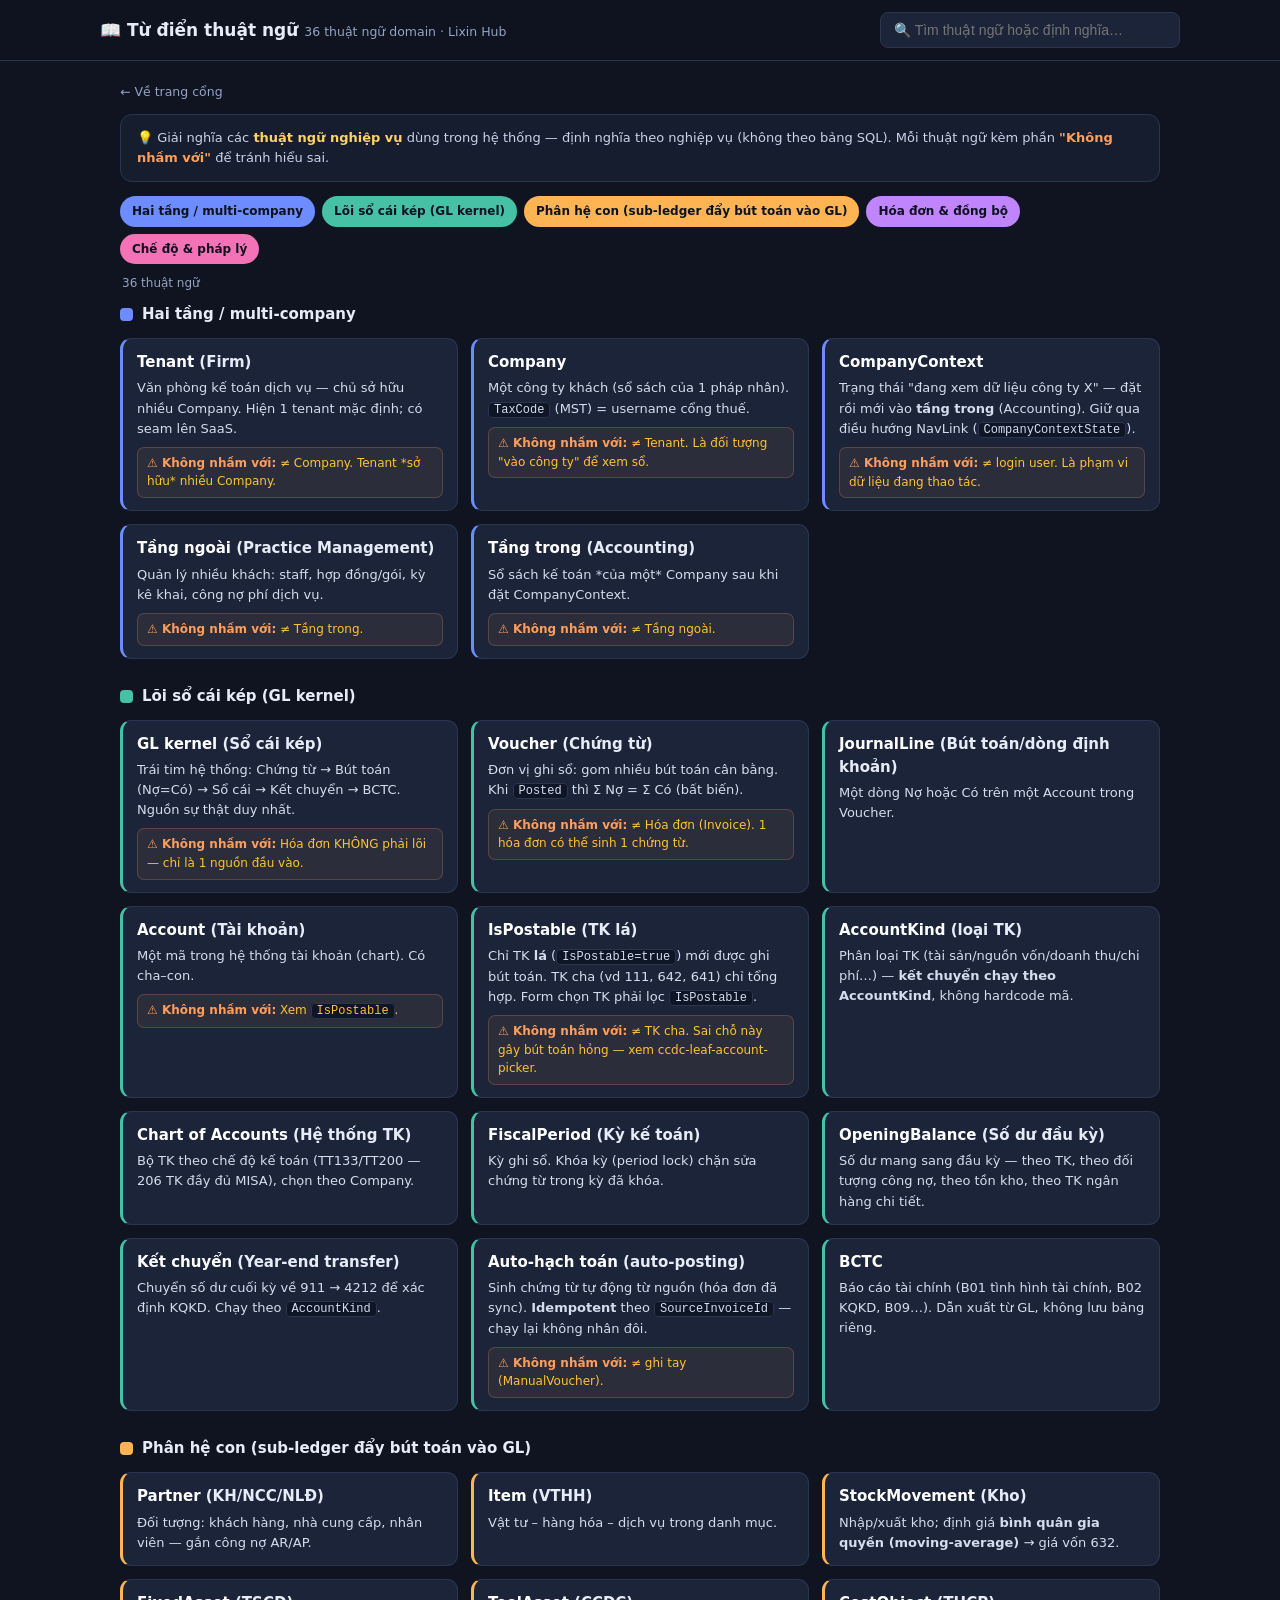
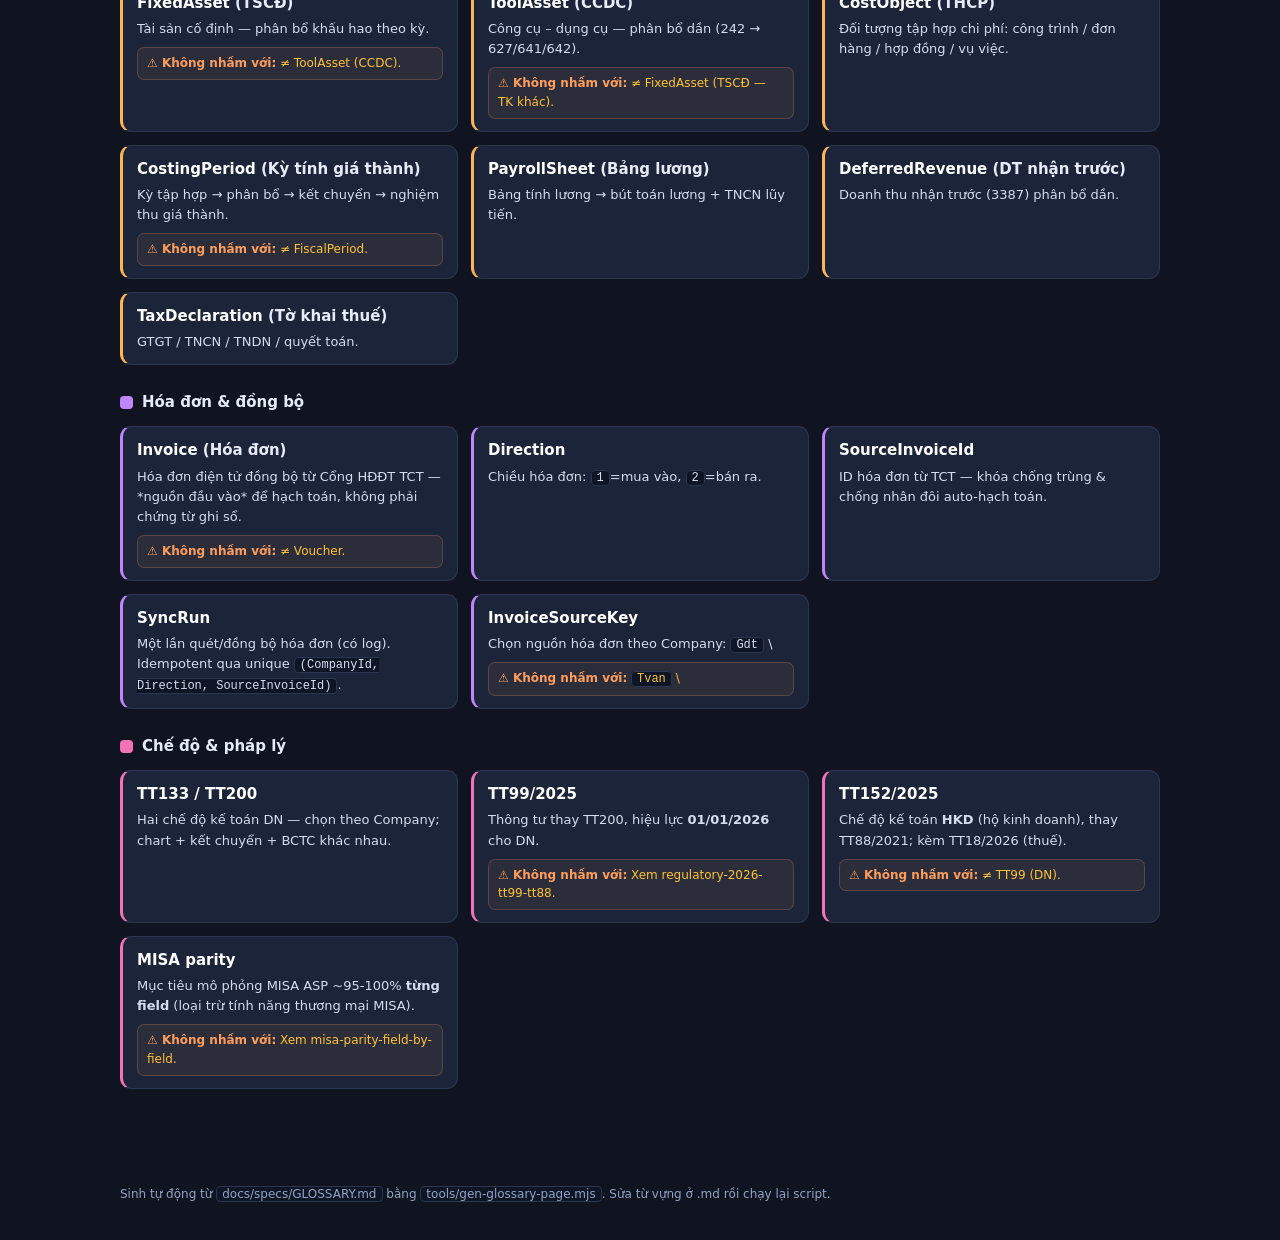
<file: glossary.html>
<!DOCTYPE html>
<!-- FILE DẪN XUẤT — sinh từ docs/specs/GLOSSARY.md bằng tools/gen-glossary-page.mjs. Đừng sửa tay; sửa .md rồi chạy lại. -->
<html lang="vi">
<head>
<meta charset="UTF-8">
<meta name="viewport" content="width=device-width, initial-scale=1.0">
<title>Từ điển thuật ngữ — Lixin Hub</title>
<style>
  :root{--bg:#0f1420;--panel:#161d2e;--card:#1b2438;--line:#2a3650;--txt:#e6ecf7;
    --mut:#94a3c4;--gold:#ffd166;--warn:#ff9d5b;}
  *{box-sizing:border-box}
  body{margin:0;background:var(--bg);color:var(--txt);line-height:1.55;
    font-family:"Segoe UI",system-ui,-apple-system,sans-serif;}
  header{position:sticky;top:0;z-index:30;background:rgba(15,20,32,.95);backdrop-filter:blur(8px);
    border-bottom:1px solid var(--line);padding:12px 20px}
  .hrow{display:flex;align-items:center;gap:14px;flex-wrap:wrap;max-width:1080px;margin:0 auto}
  h1{font-size:17px;margin:0}
  h1 .sub{color:var(--mut);font-weight:400;font-size:12.5px;margin-left:6px}
  input[type=search]{background:var(--card);border:1px solid var(--line);border-radius:8px;color:var(--txt);
    padding:9px 13px;width:300px;max-width:48vw;font-size:14px;outline:none;margin-left:auto}
  input[type=search]:focus{border-color:var(--gold)}
  .wrap{max-width:1080px;margin:0 auto;padding:18px 20px 70px}
  a.home{color:var(--mut);font-size:12.5px;text-decoration:none}
  a.home:hover{color:var(--txt)}
  .intro{background:var(--panel);border:1px solid var(--line);border-radius:12px;padding:13px 16px;margin:10px 0 14px;
    font-size:13px;color:#c8d3ea}
  .intro b{color:var(--gold)}
  .chips{display:flex;flex-wrap:wrap;gap:7px;margin-bottom:6px}
  .chip{font-size:12px;padding:5px 11px;border-radius:18px;cursor:pointer;color:#0c1220;font-weight:600;
    border:1px solid transparent;user-select:none}
  .chip.off{opacity:.35}
  .count{font-size:12px;color:var(--mut);margin:10px 2px}
  .group{margin-bottom:26px}
  .ghead{display:flex;align-items:center;gap:9px;font-size:15px;font-weight:700;margin:0 0 12px}
  .ghead .dot{width:13px;height:13px;border-radius:4px}
  .grid{display:grid;grid-template-columns:repeat(auto-fill,minmax(320px,1fr));gap:13px}
  .term{background:var(--card);border:1px solid var(--line);border-radius:11px;padding:12px 14px;
    border-left:3px solid var(--gold)}
  .term .t{font-size:15px;font-weight:700;margin-bottom:4px}
  .term .t b{color:#fff}
  .term .d{font-size:13px;color:#d4ddf0}
  .term .nw{margin-top:8px;font-size:12px;color:#ffc234;background:rgba(255,157,91,.08);
    border:1px solid rgba(255,157,91,.22);border-radius:7px;padding:6px 9px}
  .term .nw .lab{color:var(--warn);font-weight:600}
  code{background:#0e1626;border:1px solid var(--line);border-radius:4px;padding:0 5px;font-size:12px;
    font-family:"Cascadia Code",Consolas,monospace}
  mark{background:var(--gold);color:#0c1220;border-radius:2px}
  .empty{text-align:center;color:var(--mut);padding:40px;font-style:italic}
  .hidden{display:none!important}
  footer{max-width:1080px;margin:0 auto;padding:0 20px 40px;color:var(--mut);font-size:12px}
  footer code{font-family:inherit}
</style>
</head>
<body>
<header>
  <div class="hrow">
    <h1>📖 Từ điển thuật ngữ<span class="sub">36 thuật ngữ domain · Lixin Hub</span></h1>
    <input id="q" type="search" placeholder="🔍 Tìm thuật ngữ hoặc định nghĩa…">
  </div>
</header>

<div class="wrap">
  <a class="home" href="index.html">← Về trang cổng</a>
  <div class="intro">💡 Giải nghĩa các <b>thuật ngữ nghiệp vụ</b> dùng trong hệ thống — định nghĩa theo nghiệp vụ
    (không theo bảng SQL). Mỗi thuật ngữ kèm phần <b style="color:var(--warn)">"Không nhầm với"</b> để tránh hiểu sai.</div>
  <div class="chips" id="chips"></div>
  <div class="count" id="count"></div>
  <div id="list"></div>
  <div class="empty hidden" id="empty">Không tìm thấy thuật ngữ nào khớp.</div>
</div>

<footer>
  Sinh tự động từ <code>docs/specs/GLOSSARY.md</code> bằng <code>tools/gen-glossary-page.mjs</code>. Sửa từ vựng ở .md rồi chạy lại script.
</footer>

<script>
const DATA=[{"name":"Hai tầng / multi-company","terms":[{"term":"**Tenant** (Firm)","def":"Văn phòng kế toán dịch vụ — chủ sở hữu nhiều Company. Hiện 1 tenant mặc định; có seam lên SaaS.","not":"≠ Company. Tenant *sở hữu* nhiều Company."},{"term":"**Company**","def":"Một công ty khách (sổ sách của 1 pháp nhân). `TaxCode` (MST) = username cổng thuế.","not":"≠ Tenant. Là đối tượng \"vào công ty\" để xem sổ."},{"term":"**CompanyContext**","def":"Trạng thái \"đang xem dữ liệu công ty X\" — đặt rồi mới vào **tầng trong** (Accounting). Giữ qua điều hướng NavLink (`CompanyContextState`).","not":"≠ login user. Là phạm vi dữ liệu đang thao tác."},{"term":"**Tầng ngoài** (Practice Management)","def":"Quản lý nhiều khách: staff, hợp đồng/gói, kỳ kê khai, công nợ phí dịch vụ.","not":"≠ Tầng trong."},{"term":"**Tầng trong** (Accounting)","def":"Sổ sách kế toán *của một* Company sau khi đặt CompanyContext.","not":"≠ Tầng ngoài."}]},{"name":"Lõi sổ cái kép (GL kernel)","terms":[{"term":"**GL kernel** (Sổ cái kép)","def":"Trái tim hệ thống: Chứng từ → Bút toán (Nợ=Có) → Sổ cái → Kết chuyển → BCTC. Nguồn sự thật duy nhất.","not":"Hóa đơn KHÔNG phải lõi — chỉ là 1 nguồn đầu vào."},{"term":"**Voucher** (Chứng từ)","def":"Đơn vị ghi sổ: gom nhiều bút toán cân bằng. Khi `Posted` thì Σ Nợ = Σ Có (bất biến).","not":"≠ Hóa đơn (Invoice). 1 hóa đơn có thể sinh 1 chứng từ."},{"term":"**JournalLine** (Bút toán/dòng định khoản)","def":"Một dòng Nợ hoặc Có trên một Account trong Voucher.","not":"—"},{"term":"**Account** (Tài khoản)","def":"Một mã trong hệ thống tài khoản (chart). Có cha–con.","not":"Xem `IsPostable`."},{"term":"**IsPostable** (TK lá)","def":"Chỉ TK **lá** (`IsPostable=true`) mới được ghi bút toán. TK cha (vd 111, 642, 641) chỉ tổng hợp. Form chọn TK phải lọc `IsPostable`.","not":"≠ TK cha. Sai chỗ này gây bút toán hỏng — xem [[ccdc-leaf-account-picker]]."},{"term":"**AccountKind** (loại TK)","def":"Phân loại TK (tài sản/nguồn vốn/doanh thu/chi phí…) — **kết chuyển chạy theo AccountKind**, không hardcode mã.","not":"—"},{"term":"**Chart of Accounts** (Hệ thống TK)","def":"Bộ TK theo chế độ kế toán (TT133/TT200 — 206 TK đầy đủ MISA), chọn theo Company.","not":"—"},{"term":"**FiscalPeriod** (Kỳ kế toán)","def":"Kỳ ghi sổ. Khóa kỳ (period lock) chặn sửa chứng từ trong kỳ đã khóa.","not":"—"},{"term":"**OpeningBalance** (Số dư đầu kỳ)","def":"Số dư mang sang đầu kỳ — theo TK, theo đối tượng công nợ, theo tồn kho, theo TK ngân hàng chi tiết.","not":"—"},{"term":"**Kết chuyển** (Year-end transfer)","def":"Chuyển số dư cuối kỳ về 911 → 4212 để xác định KQKD. Chạy theo `AccountKind`.","not":"—"},{"term":"**Auto-hạch toán** (auto-posting)","def":"Sinh chứng từ tự động từ nguồn (hóa đơn đã sync). **Idempotent** theo `SourceInvoiceId` — chạy lại không nhân đôi.","not":"≠ ghi tay (ManualVoucher)."},{"term":"**BCTC**","def":"Báo cáo tài chính (B01 tình hình tài chính, B02 KQKD, B09…). Dẫn xuất từ GL, không lưu bảng riêng.","not":"—"}]},{"name":"Phân hệ con (sub-ledger đẩy bút toán vào GL)","terms":[{"term":"**Partner** (KH/NCC/NLĐ)","def":"Đối tượng: khách hàng, nhà cung cấp, nhân viên — gắn công nợ AR/AP.","not":"—"},{"term":"**Item** (VTHH)","def":"Vật tư – hàng hóa – dịch vụ trong danh mục.","not":"—"},{"term":"**StockMovement** (Kho)","def":"Nhập/xuất kho; định giá **bình quân gia quyền (moving-average)** → giá vốn 632.","not":"—"},{"term":"**FixedAsset** (TSCĐ)","def":"Tài sản cố định — phân bổ khấu hao theo kỳ.","not":"≠ ToolAsset (CCDC)."},{"term":"**ToolAsset** (CCDC)","def":"Công cụ – dụng cụ — phân bổ dần (242 → 627/641/642).","not":"≠ FixedAsset (TSCĐ — TK khác)."},{"term":"**CostObject** (THCP)","def":"Đối tượng tập hợp chi phí: công trình / đơn hàng / hợp đồng / vụ việc.","not":"—"},{"term":"**CostingPeriod** (Kỳ tính giá thành)","def":"Kỳ tập hợp → phân bổ → kết chuyển → nghiệm thu giá thành.","not":"≠ FiscalPeriod."},{"term":"**PayrollSheet** (Bảng lương)","def":"Bảng tính lương → bút toán lương + TNCN lũy tiến.","not":"—"},{"term":"**DeferredRevenue** (DT nhận trước)","def":"Doanh thu nhận trước (3387) phân bổ dần.","not":"—"},{"term":"**TaxDeclaration** (Tờ khai thuế)","def":"GTGT / TNCN / TNDN / quyết toán.","not":"—"}]},{"name":"Hóa đơn & đồng bộ","terms":[{"term":"**Invoice** (Hóa đơn)","def":"Hóa đơn điện tử đồng bộ từ Cổng HĐĐT TCT — *nguồn đầu vào* để hạch toán, không phải chứng từ ghi sổ.","not":"≠ Voucher."},{"term":"**Direction**","def":"Chiều hóa đơn: `1`=mua vào, `2`=bán ra.","not":"—"},{"term":"**SourceInvoiceId**","def":"ID hóa đơn từ TCT — khóa chống trùng & chống nhân đôi auto-hạch toán.","not":"—"},{"term":"**SyncRun**","def":"Một lần quét/đồng bộ hóa đơn (có log). Idempotent qua unique `(CompanyId, Direction, SourceInvoiceId)`.","not":"—"},{"term":"**InvoiceSourceKey**","def":"Chọn nguồn hóa đơn theo Company: `Gdt` \\","not":"`Tvan` \\"}]},{"name":"Chế độ & pháp lý","terms":[{"term":"**TT133 / TT200**","def":"Hai chế độ kế toán DN — chọn theo Company; chart + kết chuyển + BCTC khác nhau.","not":"—"},{"term":"**TT99/2025**","def":"Thông tư thay TT200, hiệu lực **01/01/2026** cho DN.","not":"Xem [[regulatory-2026-tt99-tt88]]."},{"term":"**TT152/2025**","def":"Chế độ kế toán **HKD** (hộ kinh doanh), thay TT88/2021; kèm TT18/2026 (thuế).","not":"≠ TT99 (DN)."},{"term":"**MISA parity**","def":"Mục tiêu mô phỏng MISA ASP ~95-100% **từng field** (loại trừ tính năng thương mại MISA).","not":"Xem [[misa-parity-field-by-field]]."}]}];
const COLORS=["#6c8cff","#46c1a6","#ffb454","#c084fc","#f472b6","#34d399","#38bdf8","#f87171"];
const esc=s=>String(s).replace(/[&<>]/g,c=>({"&":"&amp;","<":"&lt;",">":"&gt;"}[c]));
function fmt(s){
  let t=String(s).replace(/\[\[([^\]]+)\]\]/g,"$1").replace(/\[([^\]]+)\]\([^)]+\)/g,"$1");
  t=esc(t).replace(/\*\*([^*]+)\*\*/g,"<b>$1</b>").replace(/`([^`]+)`/g,"<code>$1</code>");
  return t;
}
function hi(htmlStr,q){if(!q)return htmlStr;
  try{return htmlStr.replace(new RegExp("(?![^<]*>)("+q.replace(/[.*+?^()|[\]\\]/g,"\\$&")+")","ig"),"<mark>$1</mark>");}catch{return htmlStr;}}

const active=new Set(DATA.map((_,i)=>i));
const chipsEl=document.getElementById('chips');
function buildChips(){
  chipsEl.innerHTML="";
  DATA.forEach((g,i)=>{
    const c=document.createElement('span');
    c.className="chip"+(active.has(i)?"":" off");
    c.style.background=COLORS[i%COLORS.length];c.textContent=g.name;
    c.onclick=()=>{active.has(i)?active.delete(i):active.add(i);if(!active.size)active.add(i);buildChips();render();};
    chipsEl.appendChild(c);
  });
}

const qEl=document.getElementById('q');
function render(){
  const q=qEl.value.trim().toLowerCase();
  const list=document.getElementById('list');
  let html="",n=0;
  DATA.forEach((g,i)=>{
    if(!active.has(i))return;
    const rows=g.terms.filter(t=>!q||(t.term+" "+t.def+" "+t.not).toLowerCase().includes(q));
    if(!rows.length)return;
    n+=rows.length;
    const col=COLORS[i%COLORS.length];
    html+='<div class="group"><div class="ghead"><span class="dot" style="background:'+col+'"></span>'+esc(g.name)+'</div><div class="grid">';
    for(const t of rows){
      const showNot=t.not && t.not!=="—" && t.not!=="-";
      html+='<div class="term" style="border-left-color:'+col+'">'
        +'<div class="t">'+hi(fmt(t.term),q)+'</div>'
        +'<div class="d">'+hi(fmt(t.def),q)+'</div>'
        +(showNot?'<div class="nw"><span class="lab">⚠ Không nhầm với:</span> '+hi(fmt(t.not),q)+'</div>':'')
        +'</div>';
    }
    html+='</div></div>';
  });
  list.innerHTML=html;
  document.getElementById('count').textContent=n+" thuật ngữ";
  document.getElementById('empty').classList.toggle('hidden',n>0);
}
qEl.oninput=render;
buildChips();render();
</script>
</body>
</html>
</file>
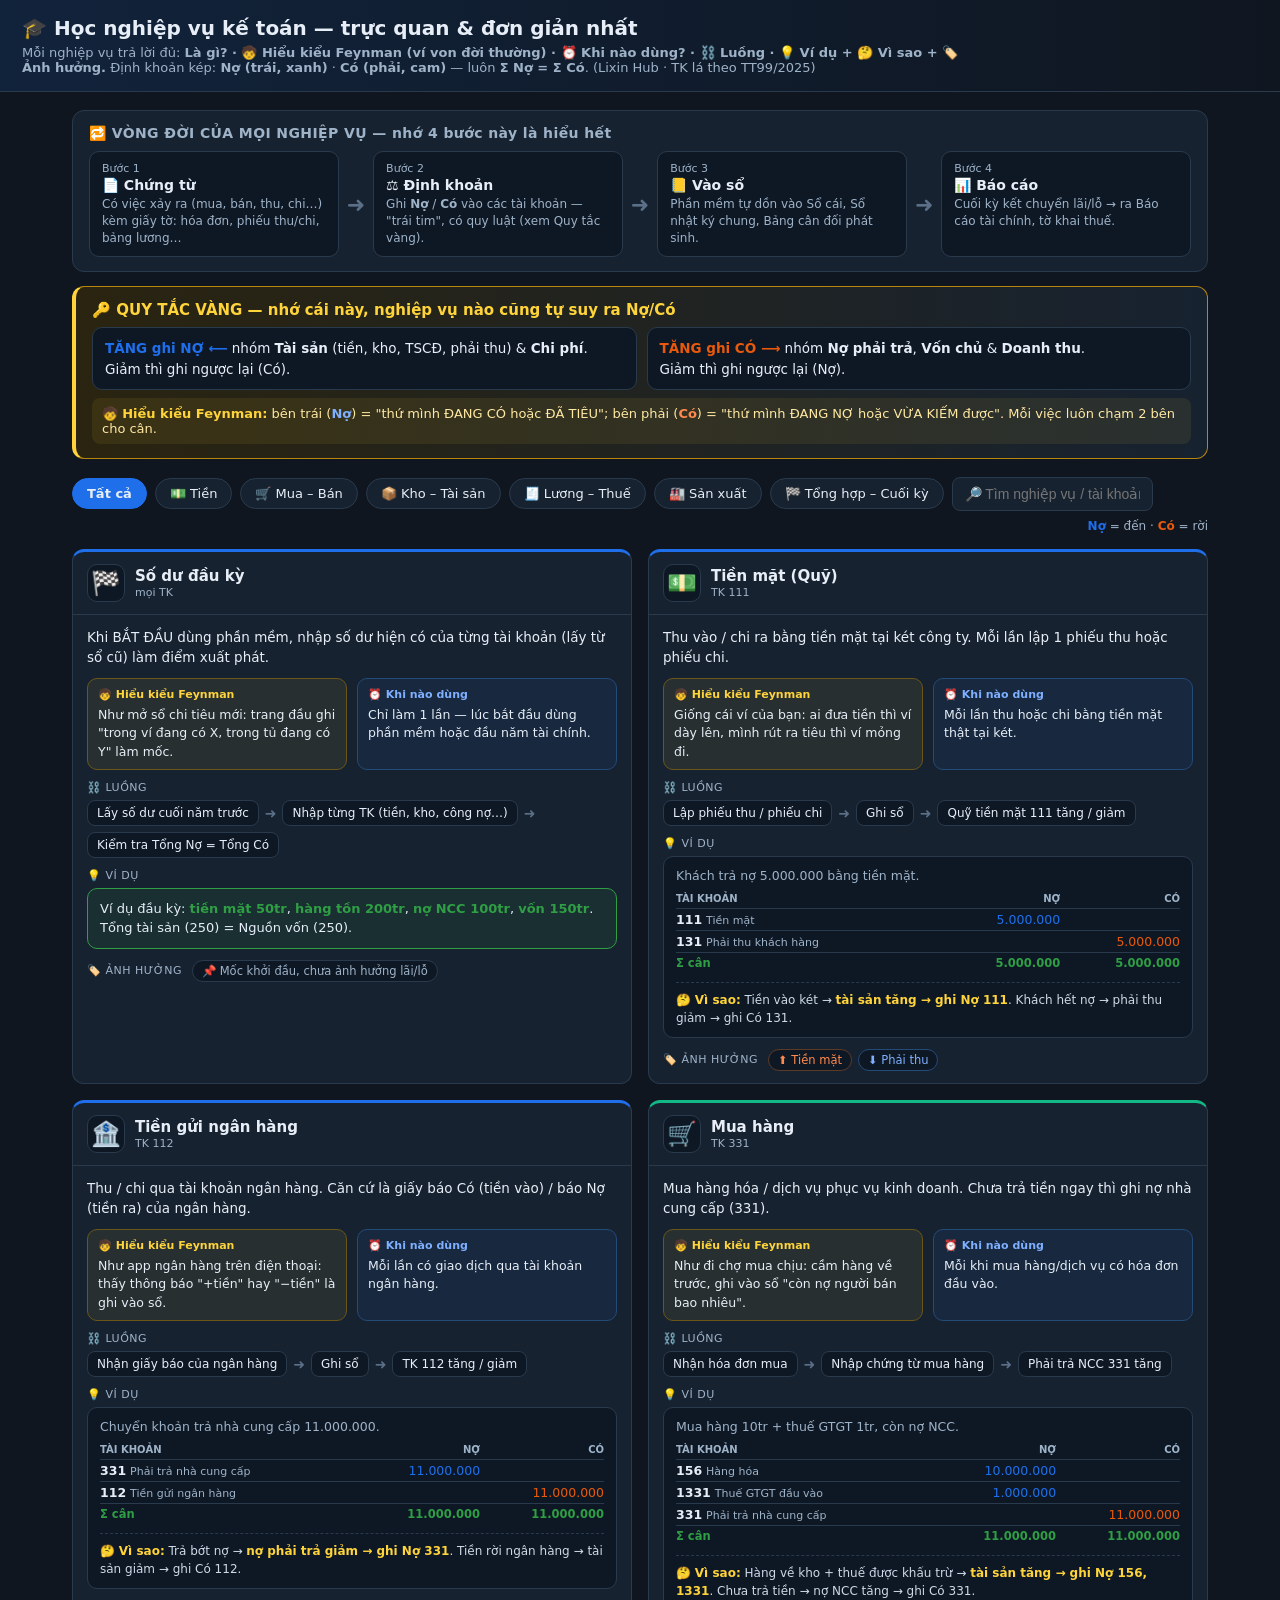
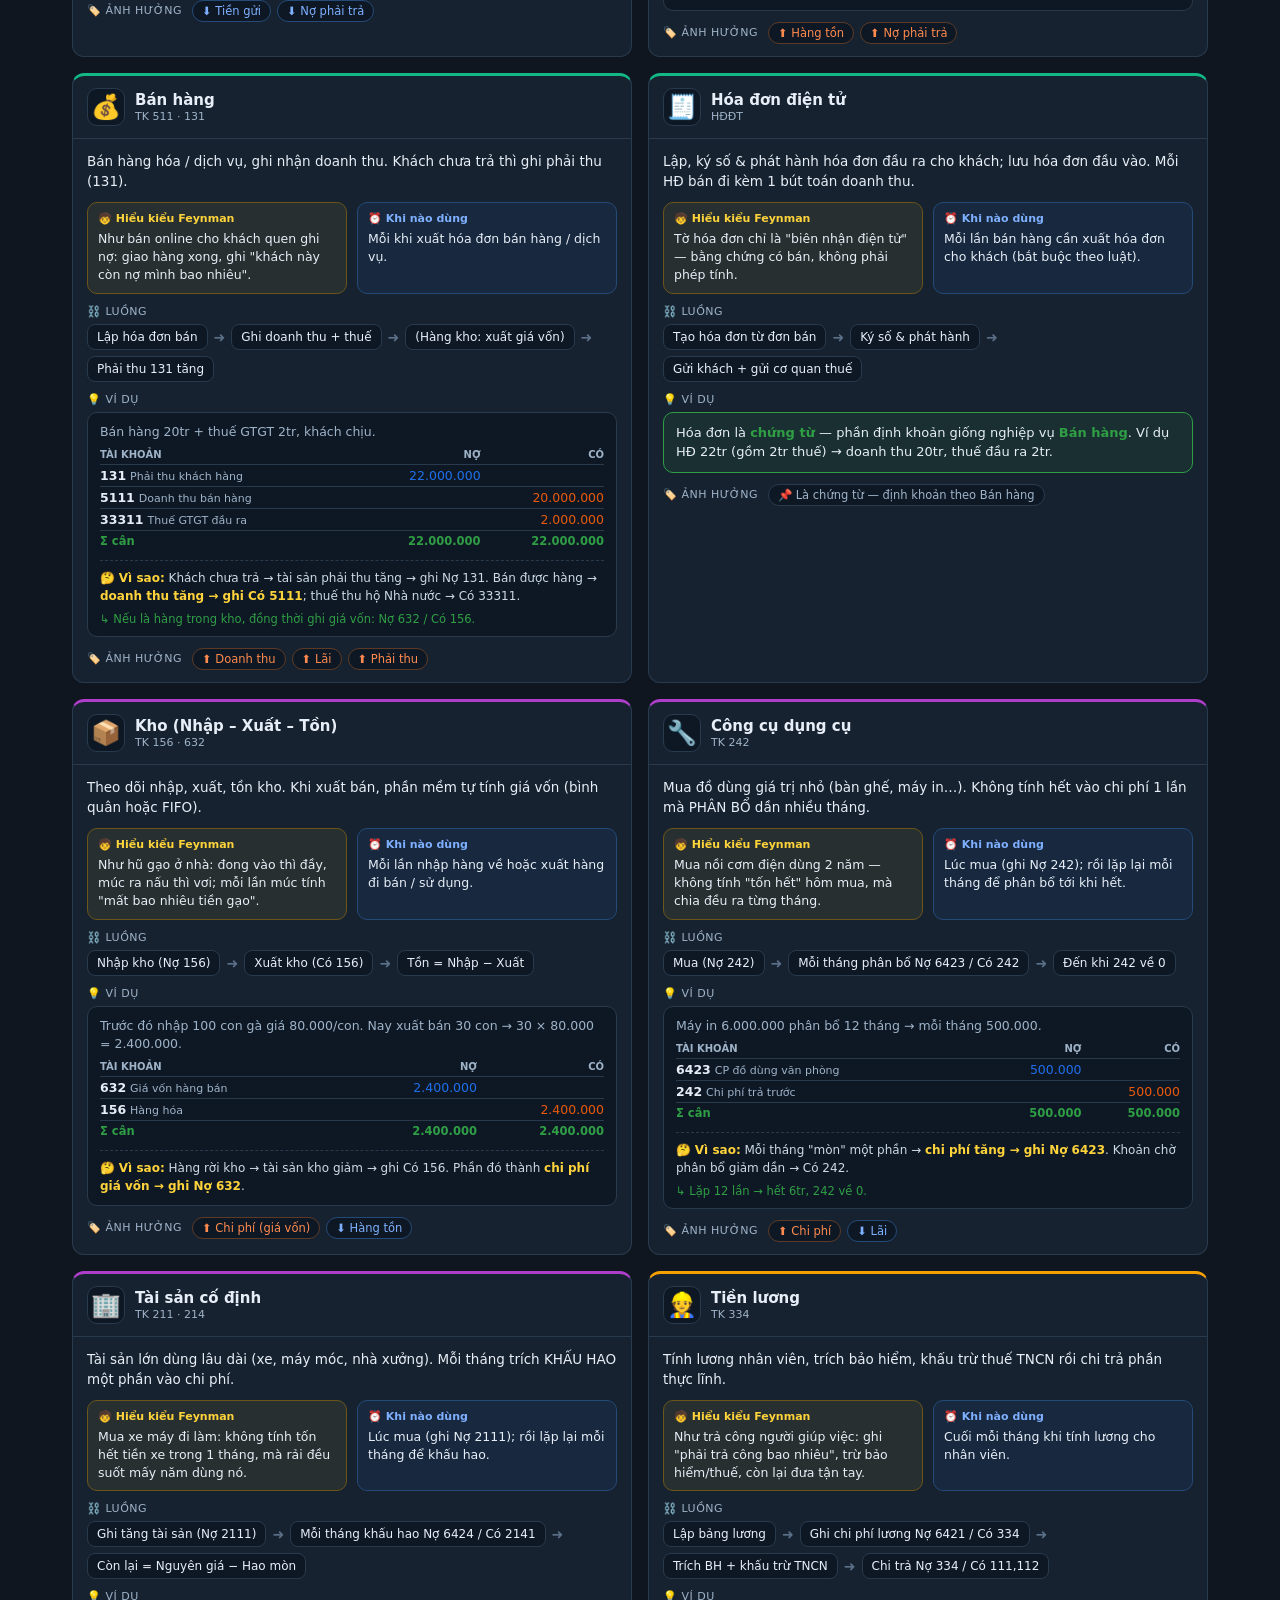
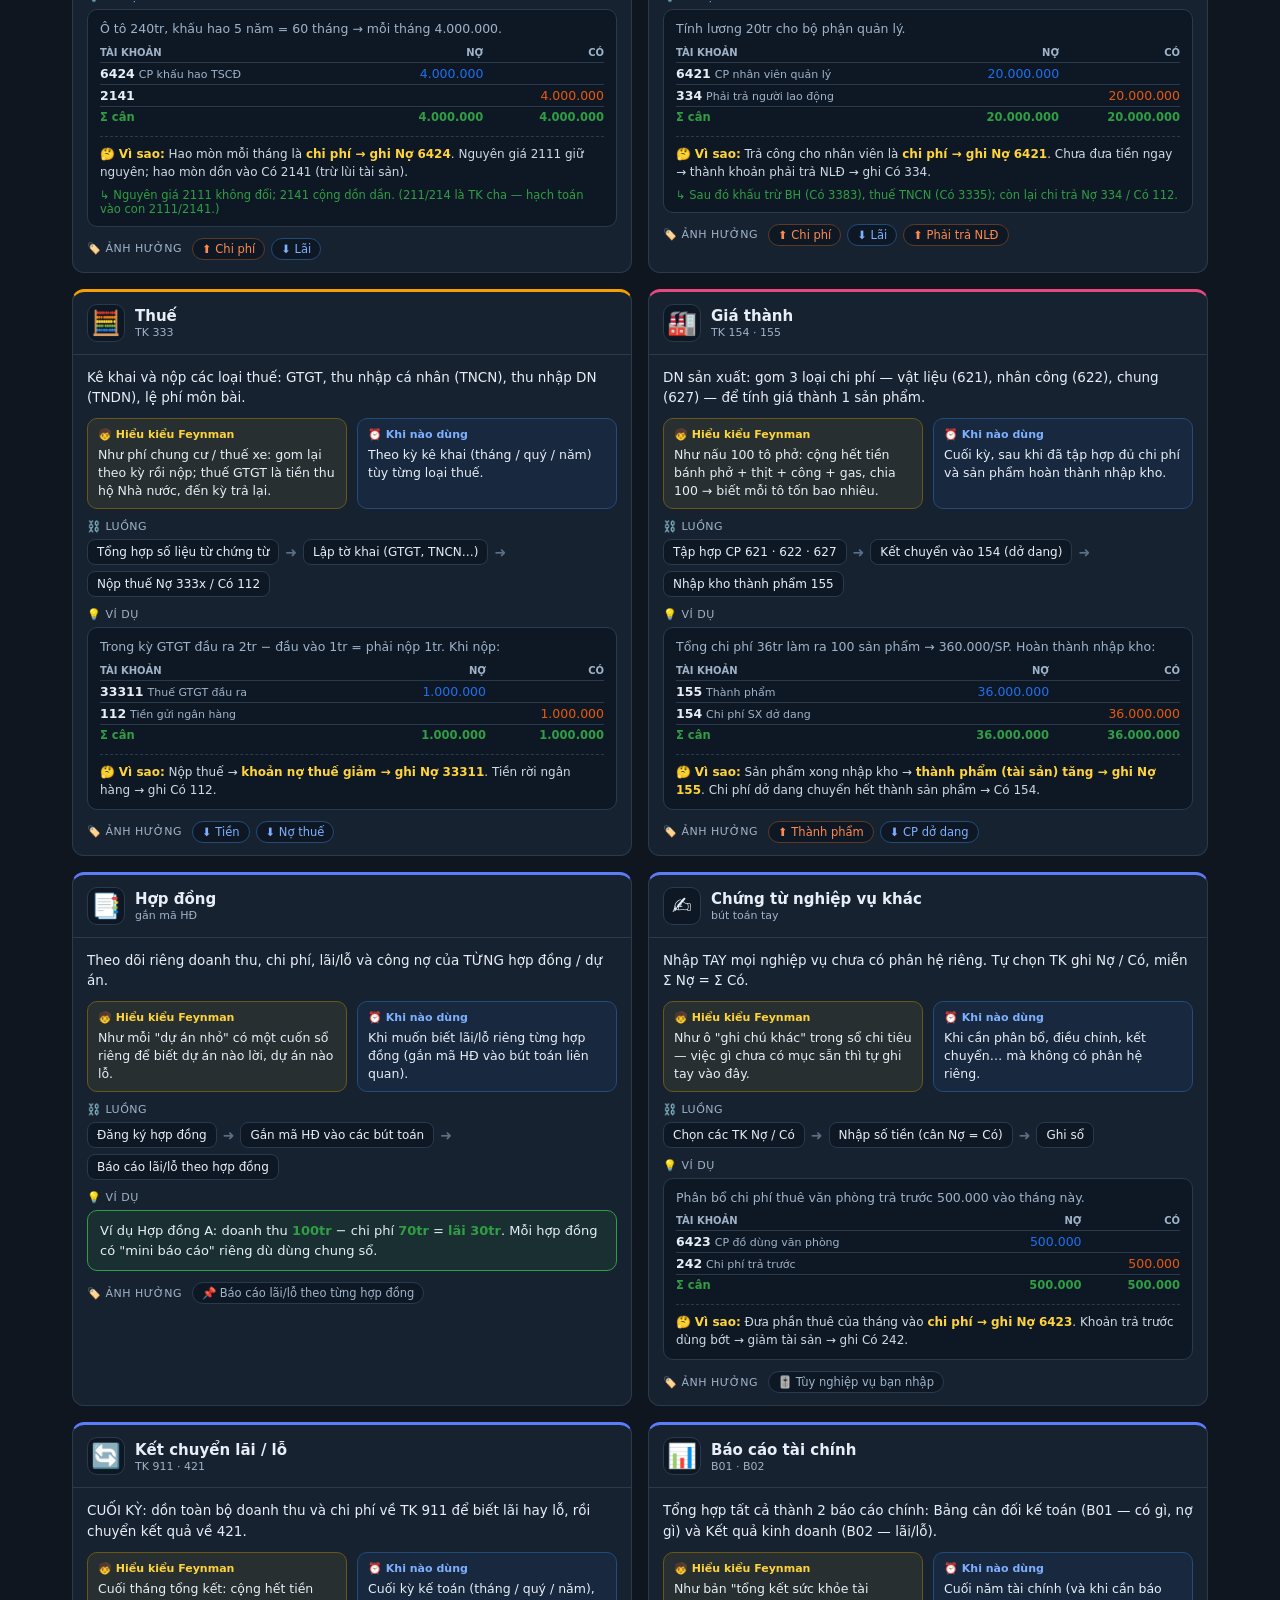
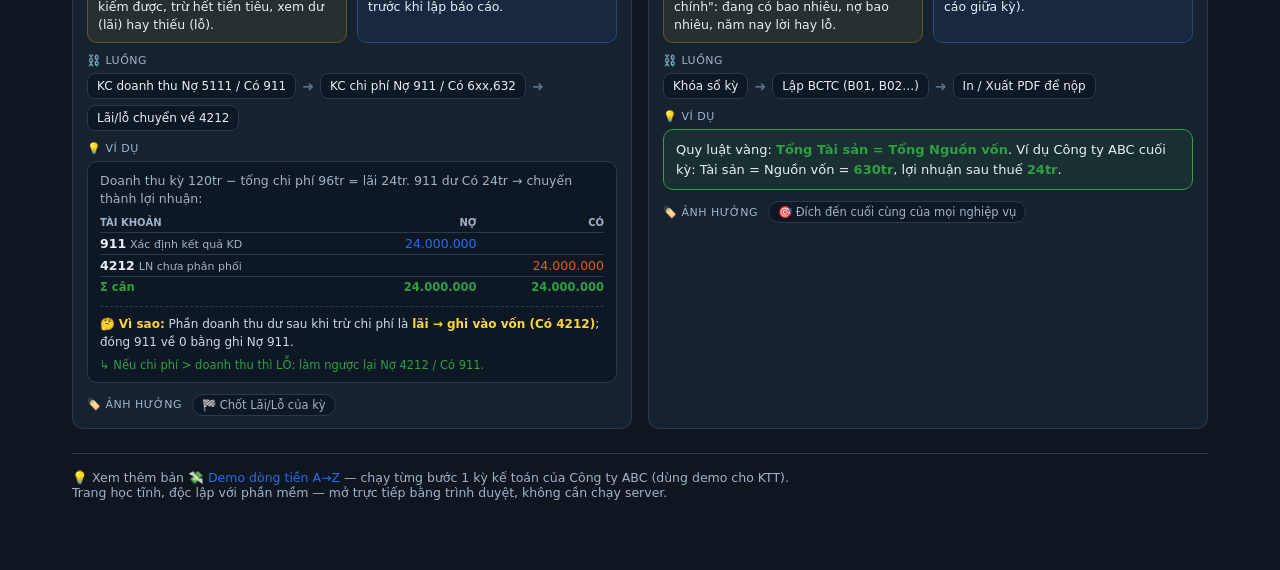
<file: hoc-nghiep-vu.html>
<!DOCTYPE html>
<html lang="vi">
<head>
<meta charset="UTF-8">
<meta name="viewport" content="width=device-width, initial-scale=1.0">
<title>Học nghiệp vụ kế toán — trực quan (Lixin Hub)</title>
<style>
  :root{
    --no:#1f6feb;        /* Nợ = xanh */
    --co:#e8590c;        /* Có = cam */
    --ok:#2f9e44;
    --bg:#0f1620; --panel:#172230; --line:#2a3a4d; --txt:#e7eef7; --mut:#9fb3c8;
  }
  *{box-sizing:border-box}
  body{margin:0;font-family:'Segoe UI',system-ui,sans-serif;background:var(--bg);color:var(--txt);}
  a{color:var(--no);text-decoration:none}
  a:hover{text-decoration:underline}
  header{padding:16px 22px;background:linear-gradient(90deg,#11233b,#0f1620);border-bottom:1px solid var(--line)}
  header h1{margin:0;font-size:20px}
  header p{margin:5px 0 0;color:var(--mut);font-size:13px;max-width:940px}

  .wrap{max-width:1180px;margin:0 auto;padding:18px 22px 70px}

  /* ===== vòng đời 1 nghiệp vụ ===== */
  .life{background:var(--panel);border:1px solid var(--line);border-radius:12px;padding:14px 16px;margin-bottom:14px}
  .life h2{margin:0 0 10px;font-size:14px;color:var(--mut);letter-spacing:.4px}
  .pipe{display:flex;flex-wrap:wrap;align-items:stretch;gap:8px}
  .pstep{flex:1;min-width:150px;background:#0e1825;border:1px solid var(--line);border-radius:10px;padding:10px 12px}
  .pstep .n{font-size:11px;color:var(--mut)}
  .pstep .t{font-weight:700;font-size:14px;margin:2px 0 3px}
  .pstep .d{font-size:12px;color:var(--mut);line-height:1.4}
  .parrow{display:flex;align-items:center;color:#5b7088;font-size:22px}
  @media(max-width:780px){.parrow{transform:rotate(90deg)}.pstep{min-width:100%}}

  /* ===== Quy tắc vàng (ghim) ===== */
  .golden{background:linear-gradient(90deg,#2a2410,#172230);border:1px solid #b8860b;border-left:4px solid #ffd43b;
          border-radius:12px;padding:14px 16px;margin-bottom:18px}
  .golden h2{margin:0 0 8px;font-size:15px;color:#ffd43b}
  .golden .rules{display:flex;flex-wrap:wrap;gap:10px;margin-bottom:8px}
  .golden .rule{flex:1;min-width:280px;background:#0e1825;border:1px solid var(--line);border-radius:10px;padding:10px 12px;font-size:13.5px;line-height:1.5}
  .golden .rule .tn{color:var(--no);font-weight:700} .golden .rule .tc{color:var(--co);font-weight:700}
  .golden .fey{font-size:13px;color:#ffe8a3;background:rgba(255,212,59,.08);border-radius:8px;padding:8px 10px}
  .golden .fey b{color:#ffd43b}

  /* ===== thanh lọc ===== */
  .filters{display:flex;flex-wrap:wrap;gap:8px;align-items:center;margin-bottom:16px}
  .chip-f{font-size:13px;border-radius:20px;border:1px solid var(--line);background:var(--panel);color:var(--txt);
          padding:7px 14px;cursor:pointer;transition:.15s}
  .chip-f:hover{filter:brightness(1.2)}
  .chip-f.on{background:var(--no);border-color:var(--no);font-weight:600}
  .legend{font-size:12px;color:var(--mut);margin-left:auto}
  .legend b.no{color:var(--no)} .legend b.co{color:var(--co)}
  #search{font-size:14px;border-radius:8px;border:1px solid var(--line);background:var(--panel);color:var(--txt);padding:8px 12px;min-width:200px}

  /* ===== lưới thẻ ===== */
  .grid{display:grid;grid-template-columns:repeat(auto-fill,minmax(380px,1fr));gap:16px}
  .card{background:var(--panel);border:1px solid var(--line);border-radius:12px;overflow:hidden;display:flex;flex-direction:column;
        border-top:3px solid var(--cc,#5b7088)}
  .card .hd{display:flex;align-items:center;gap:10px;padding:12px 14px;border-bottom:1px solid var(--line)}
  .card .ic{font-size:24px;width:38px;height:38px;display:flex;align-items:center;justify-content:center;
            border-radius:10px;background:#0e1825;border:1px solid var(--line)}
  .card .ttl{flex:1}
  .card .ttl b{font-size:15px} .card .ttl .acc{font-size:11px;color:var(--mut);display:block;margin-top:1px}
  .card .body{padding:12px 14px;display:flex;flex-direction:column;gap:11px}
  .what{font-size:13.5px;line-height:1.5}
  .sec-lbl{font-size:11px;letter-spacing:.5px;color:var(--mut);text-transform:uppercase;margin-bottom:6px;display:block}

  /* feynman + khi nào */
  .duo{display:flex;gap:10px;flex-wrap:wrap}
  .mini{flex:1;min-width:150px;border-radius:10px;padding:8px 10px;font-size:12.5px;line-height:1.45}
  .mini .ml{font-size:11px;font-weight:700;display:block;margin-bottom:3px}
  .mini.fey{background:rgba(255,212,59,.07);border:1px solid #6b5618} .mini.fey .ml{color:#ffd43b}
  .mini.when{background:rgba(31,111,235,.08);border:1px solid #244a78} .mini.when .ml{color:#7fb0ff}

  /* luồng các bước */
  .flow{display:flex;flex-wrap:wrap;align-items:center;gap:6px}
  .fstep{background:#0e1825;border:1px solid var(--line);border-radius:8px;padding:5px 9px;font-size:12px}
  .farrow{color:#5b7088;font-size:14px}

  /* ví dụ – bút toán */
  .ex{background:#0e1825;border:1px solid var(--line);border-radius:10px;padding:10px 12px}
  .ex .ed{font-size:12.5px;color:var(--mut);margin-bottom:8px;line-height:1.45}
  table.bt{width:100%;border-collapse:collapse;font-size:12.5px;font-variant-numeric:tabular-nums}
  table.bt th{font-size:10px;color:var(--mut);text-transform:uppercase;text-align:right;padding:0 0 4px;font-weight:600}
  table.bt th.l{text-align:left}
  table.bt td{padding:3px 0;border-top:1px solid var(--line)}
  table.bt td.acc{text-align:left}
  table.bt td.acc .c{font-weight:700} table.bt td.acc .n{color:var(--mut);font-size:11px}
  table.bt td.d{text-align:right;color:var(--no)} table.bt td.c{text-align:right;color:var(--co)}
  table.bt tr.tot td{border-top:1px solid var(--line);font-weight:700;color:var(--ok);font-size:11.5px}
  .ex .why{font-size:12px;color:#cdd9e6;margin-top:9px;line-height:1.5;border-top:1px dashed var(--line);padding-top:8px}
  .ex .why b{color:#ffd43b}
  .ex .note{font-size:11.5px;color:var(--ok);margin-top:7px}
  /* ví dụ – kết quả (không phải bút toán) */
  .res{background:rgba(47,158,68,.10);border:1px solid var(--ok);border-radius:10px;padding:10px 12px;font-size:13px;line-height:1.5}
  .res b{color:var(--ok)}

  /* chip ảnh hưởng */
  .impact{display:flex;flex-wrap:wrap;gap:6px;align-items:center}
  .ichip{font-size:11.5px;padding:3px 9px;border-radius:14px;background:#0e1825;border:1px solid var(--line)}
  .ichip.up{color:#ff8a4d;border-color:#5c3a25} .ichip.down{color:#7fb0ff;border-color:#244a78}
  .ichip.flat{color:var(--mut)}

  .hidden{display:none}
  footer{margin-top:24px;padding-top:16px;border-top:1px solid var(--line);font-size:12.5px;color:var(--mut)}
</style>
</head>
<body>
<header>
  <h1>🎓 Học nghiệp vụ kế toán — trực quan & đơn giản nhất</h1>
  <p>Mỗi nghiệp vụ trả lời đủ: <b>Là gì? · 🧒 Hiểu kiểu Feynman (ví von đời thường) · ⏰ Khi nào dùng? · ⛓️ Luồng · 💡 Ví dụ + 🤔 Vì sao + 🏷️ Ảnh hưởng.</b>
     Định khoản kép: <b class="no">Nợ (trái, xanh)</b> · <b class="co">Có (phải, cam)</b> — luôn <b>Σ Nợ = Σ Có</b>. (Lixin Hub · TK lá theo TT99/2025)</p>
</header>

<div class="wrap">

  <!-- Vòng đời chung -->
  <div class="life">
    <h2>🔁 VÒNG ĐỜI CỦA MỌI NGHIỆP VỤ — nhớ 4 bước này là hiểu hết</h2>
    <div class="pipe">
      <div class="pstep"><div class="n">Bước 1</div><div class="t">📄 Chứng từ</div><div class="d">Có việc xảy ra (mua, bán, thu, chi…) kèm giấy tờ: hóa đơn, phiếu thu/chi, bảng lương…</div></div>
      <div class="parrow">➜</div>
      <div class="pstep"><div class="n">Bước 2</div><div class="t">⚖️ Định khoản</div><div class="d">Ghi <b class="no">Nợ</b> / <b class="co">Có</b> vào các tài khoản — "trái tim", có quy luật (xem Quy tắc vàng).</div></div>
      <div class="parrow">➜</div>
      <div class="pstep"><div class="n">Bước 3</div><div class="t">📒 Vào sổ</div><div class="d">Phần mềm tự dồn vào Sổ cái, Sổ nhật ký chung, Bảng cân đối phát sinh.</div></div>
      <div class="parrow">➜</div>
      <div class="pstep"><div class="n">Bước 4</div><div class="t">📊 Báo cáo</div><div class="d">Cuối kỳ kết chuyển lãi/lỗ → ra Báo cáo tài chính, tờ khai thuế.</div></div>
    </div>
  </div>

  <!-- Quy tắc vàng -->
  <div class="golden">
    <h2>🔑 QUY TẮC VÀNG — nhớ cái này, nghiệp vụ nào cũng tự suy ra Nợ/Có</h2>
    <div class="rules">
      <div class="rule"><span class="tn">TĂNG ghi NỢ ⟵</span> nhóm <b>Tài sản</b> (tiền, kho, TSCĐ, phải thu) &amp; <b>Chi phí</b>.<br>Giảm thì ghi ngược lại (Có).</div>
      <div class="rule"><span class="tc">TĂNG ghi CÓ ⟶</span> nhóm <b>Nợ phải trả</b>, <b>Vốn chủ</b> &amp; <b>Doanh thu</b>.<br>Giảm thì ghi ngược lại (Nợ).</div>
    </div>
    <div class="fey">🧒 <b>Hiểu kiểu Feynman:</b> bên trái (<b style="color:#7fb0ff">Nợ</b>) = "thứ mình ĐANG CÓ hoặc ĐÃ TIÊU"; bên phải (<b style="color:#ff8a4d">Có</b>) = "thứ mình ĐANG NỢ hoặc VỪA KIẾM được". Mỗi việc luôn chạm 2 bên cho cân.</div>
  </div>

  <!-- Bộ lọc -->
  <div class="filters">
    <span class="chip-f on" data-g="all">Tất cả</span>
    <span class="chip-f" data-g="tien">💵 Tiền</span>
    <span class="chip-f" data-g="muaban">🛒 Mua – Bán</span>
    <span class="chip-f" data-g="khots">📦 Kho – Tài sản</span>
    <span class="chip-f" data-g="luongthue">🧾 Lương – Thuế</span>
    <span class="chip-f" data-g="sx">🏭 Sản xuất</span>
    <span class="chip-f" data-g="cuoiky">🏁 Tổng hợp – Cuối kỳ</span>
    <input id="search" placeholder="🔎 Tìm nghiệp vụ / tài khoản…">
    <span class="legend"><b class="no">Nợ</b> = đến · <b class="co">Có</b> = rời</span>
  </div>

  <div class="grid" id="grid"></div>

  <footer>
    💡 Xem thêm bản <a href="dong-tien.html">💸 Demo dòng tiền A→Z</a> — chạy từng bước 1 kỳ kế toán của Công ty ABC (dùng demo cho KTT).
    <br>Trang học tĩnh, độc lập với phần mềm — mở trực tiếp bằng trình duyệt, không cần chạy server.
  </footer>
</div>

<script>
// Danh mục tài khoản (để hiện tên cho dễ hiểu)
const ACC = {
  '111':'Tiền mặt', '112':'Tiền gửi ngân hàng', '131':'Phải thu khách hàng', '133':'Thuế GTGT được khấu trừ',
  '1331':'Thuế GTGT đầu vào', '141':'Tạm ứng', '152':'Nguyên vật liệu', '154':'Chi phí SX dở dang',
  '155':'Thành phẩm', '156':'Hàng hóa', '211':'Tài sản cố định hữu hình', '214':'Hao mòn TSCĐ',
  '242':'Chi phí trả trước', '331':'Phải trả nhà cung cấp', '334':'Phải trả người lao động',
  '3331':'Thuế GTGT phải nộp', '33311':'Thuế GTGT đầu ra', '3334':'Thuế TNDN phải nộp', '3335':'Thuế TNCN',
  '3383':'Bảo hiểm xã hội', '4111':'Vốn góp chủ sở hữu', '4212':'LN chưa phân phối', '421':'LN chưa phân phối',
  '511':'Doanh thu bán hàng', '5111':'Doanh thu bán hàng', '621':'CP nguyên vật liệu trực tiếp',
  '622':'CP nhân công trực tiếp', '627':'CP sản xuất chung', '632':'Giá vốn hàng bán',
  '6421':'CP nhân viên quản lý', '6423':'CP đồ dùng văn phòng', '6424':'CP khấu hao TSCĐ', '642':'CP quản lý DN',
  '811':'Chi phí khác', '8211':'Chi phí thuế TNDN', '911':'Xác định kết quả KD'
};

// màu theo nhóm
const COL = {tien:'#1f6feb', muaban:'#12b886', khots:'#ae3ec9', luongthue:'#f59f00', sx:'#e64980', cuoiky:'#5c7cfa'};

// Mỗi nghiệp vụ: g nhóm · ic · name · acc · what · fey (Feynman) · when · flow[] · ex{d,l,why,note} HOẶC res · imp[]
const OPS = [
  {g:'tien', ic:'🏁', name:'Số dư đầu kỳ', acc:'mọi TK',
   what:'Khi BẮT ĐẦU dùng phần mềm, nhập số dư hiện có của từng tài khoản (lấy từ sổ cũ) làm điểm xuất phát.',
   fey:'Như mở sổ chi tiêu mới: trang đầu ghi "trong ví đang có X, trong tủ đang có Y" làm mốc.',
   when:'Chỉ làm 1 lần — lúc bắt đầu dùng phần mềm hoặc đầu năm tài chính.',
   flow:['Lấy số dư cuối năm trước','Nhập từng TK (tiền, kho, công nợ…)','Kiểm tra Tổng Nợ = Tổng Có'],
   res:'Ví dụ đầu kỳ: <b>tiền mặt 50tr</b>, <b>hàng tồn 200tr</b>, <b>nợ NCC 100tr</b>, <b>vốn 150tr</b>. Tổng tài sản (250) = Nguồn vốn (250).',
   imp:[['flat','📌 Mốc khởi đầu, chưa ảnh hưởng lãi/lỗ']]},

  {g:'tien', ic:'💵', name:'Tiền mặt (Quỹ)', acc:'TK 111',
   what:'Thu vào / chi ra bằng tiền mặt tại két công ty. Mỗi lần lập 1 phiếu thu hoặc phiếu chi.',
   fey:'Giống cái ví của bạn: ai đưa tiền thì ví dày lên, mình rút ra tiêu thì ví mỏng đi.',
   when:'Mỗi lần thu hoặc chi bằng tiền mặt thật tại két.',
   flow:['Lập phiếu thu / phiếu chi','Ghi sổ','Quỹ tiền mặt 111 tăng / giảm'],
   ex:{d:'Khách trả nợ 5.000.000 bằng tiền mặt.',
   l:[['111',5000000,0],['131',0,5000000]],
   why:'Tiền vào két → <b>tài sản tăng → ghi Nợ 111</b>. Khách hết nợ → phải thu giảm → ghi Có 131.'},
   imp:[['up','⬆️ Tiền mặt'],['down','⬇️ Phải thu']]},

  {g:'tien', ic:'🏦', name:'Tiền gửi ngân hàng', acc:'TK 112',
   what:'Thu / chi qua tài khoản ngân hàng. Căn cứ là giấy báo Có (tiền vào) / báo Nợ (tiền ra) của ngân hàng.',
   fey:'Như app ngân hàng trên điện thoại: thấy thông báo "+tiền" hay "−tiền" là ghi vào sổ.',
   when:'Mỗi lần có giao dịch qua tài khoản ngân hàng.',
   flow:['Nhận giấy báo của ngân hàng','Ghi sổ','TK 112 tăng / giảm'],
   ex:{d:'Chuyển khoản trả nhà cung cấp 11.000.000.',
   l:[['331',11000000,0],['112',0,11000000]],
   why:'Trả bớt nợ → <b>nợ phải trả giảm → ghi Nợ 331</b>. Tiền rời ngân hàng → tài sản giảm → ghi Có 112.'},
   imp:[['down','⬇️ Tiền gửi'],['down','⬇️ Nợ phải trả']]},

  {g:'muaban', ic:'🛒', name:'Mua hàng', acc:'TK 331',
   what:'Mua hàng hóa / dịch vụ phục vụ kinh doanh. Chưa trả tiền ngay thì ghi nợ nhà cung cấp (331).',
   fey:'Như đi chợ mua chịu: cầm hàng về trước, ghi vào sổ "còn nợ người bán bao nhiêu".',
   when:'Mỗi khi mua hàng/dịch vụ có hóa đơn đầu vào.',
   flow:['Nhận hóa đơn mua','Nhập chứng từ mua hàng','Phải trả NCC 331 tăng'],
   ex:{d:'Mua hàng 10tr + thuế GTGT 1tr, còn nợ NCC.',
   l:[['156',10000000,0],['1331',1000000,0],['331',0,11000000]],
   why:'Hàng về kho + thuế được khấu trừ → <b>tài sản tăng → ghi Nợ 156, 1331</b>. Chưa trả tiền → nợ NCC tăng → ghi Có 331.'},
   imp:[['up','⬆️ Hàng tồn'],['up','⬆️ Nợ phải trả']]},

  {g:'muaban', ic:'💰', name:'Bán hàng', acc:'TK 511 · 131',
   what:'Bán hàng hóa / dịch vụ, ghi nhận doanh thu. Khách chưa trả thì ghi phải thu (131).',
   fey:'Như bán online cho khách quen ghi nợ: giao hàng xong, ghi "khách này còn nợ mình bao nhiêu".',
   when:'Mỗi khi xuất hóa đơn bán hàng / dịch vụ.',
   flow:['Lập hóa đơn bán','Ghi doanh thu + thuế','(Hàng kho: xuất giá vốn)','Phải thu 131 tăng'],
   ex:{d:'Bán hàng 20tr + thuế GTGT 2tr, khách chịu.',
   l:[['131',22000000,0],['5111',0,20000000],['33311',0,2000000]],
   why:'Khách chưa trả → tài sản phải thu tăng → ghi Nợ 131. Bán được hàng → <b>doanh thu tăng → ghi Có 5111</b>; thuế thu hộ Nhà nước → Có 33311.',
   note:'Nếu là hàng trong kho, đồng thời ghi giá vốn: Nợ 632 / Có 156.'},
   imp:[['up','⬆️ Doanh thu'],['up','⬆️ Lãi'],['up','⬆️ Phải thu']]},

  {g:'muaban', ic:'🧾', name:'Hóa đơn điện tử', acc:'HĐĐT',
   what:'Lập, ký số & phát hành hóa đơn đầu ra cho khách; lưu hóa đơn đầu vào. Mỗi HĐ bán đi kèm 1 bút toán doanh thu.',
   fey:'Tờ hóa đơn chỉ là "biên nhận điện tử" — bằng chứng có bán, không phải phép tính.',
   when:'Mỗi lần bán hàng cần xuất hóa đơn cho khách (bắt buộc theo luật).',
   flow:['Tạo hóa đơn từ đơn bán','Ký số & phát hành','Gửi khách + gửi cơ quan thuế'],
   res:'Hóa đơn là <b>chứng từ</b> — phần định khoản giống nghiệp vụ <b>Bán hàng</b>. Ví dụ HĐ 22tr (gồm 2tr thuế) → doanh thu 20tr, thuế đầu ra 2tr.',
   imp:[['flat','📌 Là chứng từ — định khoản theo Bán hàng']]},

  {g:'khots', ic:'📦', name:'Kho (Nhập – Xuất – Tồn)', acc:'TK 156 · 632',
   what:'Theo dõi nhập, xuất, tồn kho. Khi xuất bán, phần mềm tự tính giá vốn (bình quân hoặc FIFO).',
   fey:'Như hũ gạo ở nhà: đong vào thì đầy, múc ra nấu thì vơi; mỗi lần múc tính "mất bao nhiêu tiền gạo".',
   when:'Mỗi lần nhập hàng về hoặc xuất hàng đi bán / sử dụng.',
   flow:['Nhập kho (Nợ 156)','Xuất kho (Có 156)','Tồn = Nhập − Xuất'],
   ex:{d:'Trước đó nhập 100 con gà giá 80.000/con. Nay xuất bán 30 con → 30 × 80.000 = 2.400.000.',
   l:[['632',2400000,0],['156',0,2400000]],
   why:'Hàng rời kho → tài sản kho giảm → ghi Có 156. Phần đó thành <b>chi phí giá vốn → ghi Nợ 632</b>.'},
   imp:[['up','⬆️ Chi phí (giá vốn)'],['down','⬇️ Hàng tồn']]},

  {g:'khots', ic:'🔧', name:'Công cụ dụng cụ', acc:'TK 242',
   what:'Mua đồ dùng giá trị nhỏ (bàn ghế, máy in…). Không tính hết vào chi phí 1 lần mà PHÂN BỔ dần nhiều tháng.',
   fey:'Mua nồi cơm điện dùng 2 năm — không tính "tốn hết" hôm mua, mà chia đều ra từng tháng.',
   when:'Lúc mua (ghi Nợ 242); rồi lặp lại mỗi tháng để phân bổ tới khi hết.',
   flow:['Mua (Nợ 242)','Mỗi tháng phân bổ Nợ 6423 / Có 242','Đến khi 242 về 0'],
   ex:{d:'Máy in 6.000.000 phân bổ 12 tháng → mỗi tháng 500.000.',
   l:[['6423',500000,0],['242',0,500000]],
   why:'Mỗi tháng "mòn" một phần → <b>chi phí tăng → ghi Nợ 6423</b>. Khoản chờ phân bổ giảm dần → Có 242.',
   note:'Lặp 12 lần → hết 6tr, 242 về 0.'},
   imp:[['up','⬆️ Chi phí'],['down','⬇️ Lãi']]},

  {g:'khots', ic:'🏢', name:'Tài sản cố định', acc:'TK 211 · 214',
   what:'Tài sản lớn dùng lâu dài (xe, máy móc, nhà xưởng). Mỗi tháng trích KHẤU HAO một phần vào chi phí.',
   fey:'Mua xe máy đi làm: không tính tốn hết tiền xe trong 1 tháng, mà rải đều suốt mấy năm dùng nó.',
   when:'Lúc mua (ghi Nợ 2111); rồi lặp lại mỗi tháng để khấu hao.',
   flow:['Ghi tăng tài sản (Nợ 2111)','Mỗi tháng khấu hao Nợ 6424 / Có 2141','Còn lại = Nguyên giá − Hao mòn'],
   ex:{d:'Ô tô 240tr, khấu hao 5 năm = 60 tháng → mỗi tháng 4.000.000.',
   l:[['6424',4000000,0],['2141',0,4000000]],
   why:'Hao mòn mỗi tháng là <b>chi phí → ghi Nợ 6424</b>. Nguyên giá 2111 giữ nguyên; hao mòn dồn vào Có 2141 (trừ lùi tài sản).',
   note:'Nguyên giá 2111 không đổi; 2141 cộng dồn dần. (211/214 là TK cha — hạch toán vào con 2111/2141.)'},
   imp:[['up','⬆️ Chi phí'],['down','⬇️ Lãi']]},

  {g:'luongthue', ic:'👷', name:'Tiền lương', acc:'TK 334',
   what:'Tính lương nhân viên, trích bảo hiểm, khấu trừ thuế TNCN rồi chi trả phần thực lĩnh.',
   fey:'Như trả công người giúp việc: ghi "phải trả công bao nhiêu", trừ bảo hiểm/thuế, còn lại đưa tận tay.',
   when:'Cuối mỗi tháng khi tính lương cho nhân viên.',
   flow:['Lập bảng lương','Ghi chi phí lương Nợ 6421 / Có 334','Trích BH + khấu trừ TNCN','Chi trả Nợ 334 / Có 111,112'],
   ex:{d:'Tính lương 20tr cho bộ phận quản lý.',
   l:[['6421',20000000,0],['334',0,20000000]],
   why:'Trả công cho nhân viên là <b>chi phí → ghi Nợ 6421</b>. Chưa đưa tiền ngay → thành khoản phải trả NLĐ → ghi Có 334.',
   note:'Sau đó khấu trừ BH (Có 3383), thuế TNCN (Có 3335); còn lại chi trả Nợ 334 / Có 112.'},
   imp:[['up','⬆️ Chi phí'],['down','⬇️ Lãi'],['up','⬆️ Phải trả NLĐ']]},

  {g:'luongthue', ic:'🧮', name:'Thuế', acc:'TK 333',
   what:'Kê khai và nộp các loại thuế: GTGT, thu nhập cá nhân (TNCN), thu nhập DN (TNDN), lệ phí môn bài.',
   fey:'Như phí chung cư / thuế xe: gom lại theo kỳ rồi nộp; thuế GTGT là tiền thu hộ Nhà nước, đến kỳ trả lại.',
   when:'Theo kỳ kê khai (tháng / quý / năm) tùy từng loại thuế.',
   flow:['Tổng hợp số liệu từ chứng từ','Lập tờ khai (GTGT, TNCN…)','Nộp thuế Nợ 333x / Có 112'],
   ex:{d:'Trong kỳ GTGT đầu ra 2tr − đầu vào 1tr = phải nộp 1tr. Khi nộp:',
   l:[['33311',1000000,0],['112',0,1000000]],
   why:'Nộp thuế → <b>khoản nợ thuế giảm → ghi Nợ 33311</b>. Tiền rời ngân hàng → ghi Có 112.'},
   imp:[['down','⬇️ Tiền'],['down','⬇️ Nợ thuế']]},

  {g:'sx', ic:'🏭', name:'Giá thành', acc:'TK 154 · 155',
   what:'DN sản xuất: gom 3 loại chi phí — vật liệu (621), nhân công (622), chung (627) — để tính giá thành 1 sản phẩm.',
   fey:'Như nấu 100 tô phở: cộng hết tiền bánh phở + thịt + công + gas, chia 100 → biết mỗi tô tốn bao nhiêu.',
   when:'Cuối kỳ, sau khi đã tập hợp đủ chi phí và sản phẩm hoàn thành nhập kho.',
   flow:['Tập hợp CP 621 · 622 · 627','Kết chuyển vào 154 (dở dang)','Nhập kho thành phẩm 155'],
   ex:{d:'Tổng chi phí 36tr làm ra 100 sản phẩm → 360.000/SP. Hoàn thành nhập kho:',
   l:[['155',36000000,0],['154',0,36000000]],
   why:'Sản phẩm xong nhập kho → <b>thành phẩm (tài sản) tăng → ghi Nợ 155</b>. Chi phí dở dang chuyển hết thành sản phẩm → Có 154.'},
   imp:[['up','⬆️ Thành phẩm'],['down','⬇️ CP dở dang']]},

  {g:'cuoiky', ic:'📑', name:'Hợp đồng', acc:'gắn mã HĐ',
   what:'Theo dõi riêng doanh thu, chi phí, lãi/lỗ và công nợ của TỪNG hợp đồng / dự án.',
   fey:'Như mỗi "dự án nhỏ" có một cuốn sổ riêng để biết dự án nào lời, dự án nào lỗ.',
   when:'Khi muốn biết lãi/lỗ riêng từng hợp đồng (gắn mã HĐ vào bút toán liên quan).',
   flow:['Đăng ký hợp đồng','Gắn mã HĐ vào các bút toán','Báo cáo lãi/lỗ theo hợp đồng'],
   res:'Ví dụ Hợp đồng A: doanh thu <b>100tr</b> − chi phí <b>70tr</b> = <b>lãi 30tr</b>. Mỗi hợp đồng có "mini báo cáo" riêng dù dùng chung sổ.',
   imp:[['flat','📌 Báo cáo lãi/lỗ theo từng hợp đồng']]},

  {g:'cuoiky', ic:'✍️', name:'Chứng từ nghiệp vụ khác', acc:'bút toán tay',
   what:'Nhập TAY mọi nghiệp vụ chưa có phân hệ riêng. Tự chọn TK ghi Nợ / Có, miễn Σ Nợ = Σ Có.',
   fey:'Như ô "ghi chú khác" trong sổ chi tiêu — việc gì chưa có mục sẵn thì tự ghi tay vào đây.',
   when:'Khi cần phân bổ, điều chỉnh, kết chuyển… mà không có phân hệ riêng.',
   flow:['Chọn các TK Nợ / Có','Nhập số tiền (cân Nợ = Có)','Ghi sổ'],
   ex:{d:'Phân bổ chi phí thuê văn phòng trả trước 500.000 vào tháng này.',
   l:[['6423',500000,0],['242',0,500000]],
   why:'Đưa phần thuê của tháng vào <b>chi phí → ghi Nợ 6423</b>. Khoản trả trước dùng bớt → giảm tài sản → ghi Có 242.'},
   imp:[['flat','🎚️ Tùy nghiệp vụ bạn nhập']]},

  {g:'cuoiky', ic:'🔄', name:'Kết chuyển lãi / lỗ', acc:'TK 911 · 421',
   what:'CUỐI KỲ: dồn toàn bộ doanh thu và chi phí về TK 911 để biết lãi hay lỗ, rồi chuyển kết quả về 421.',
   fey:'Cuối tháng tổng kết: cộng hết tiền kiếm được, trừ hết tiền tiêu, xem dư (lãi) hay thiếu (lỗ).',
   when:'Cuối kỳ kế toán (tháng / quý / năm), trước khi lập báo cáo.',
   flow:['KC doanh thu Nợ 5111 / Có 911','KC chi phí Nợ 911 / Có 6xx,632','Lãi/lỗ chuyển về 4212'],
   ex:{d:'Doanh thu kỳ 120tr − tổng chi phí 96tr = lãi 24tr. 911 dư Có 24tr → chuyển thành lợi nhuận:',
   l:[['911',24000000,0],['4212',0,24000000]],
   why:'Phần doanh thu dư sau khi trừ chi phí là <b>lãi → ghi vào vốn (Có 4212)</b>; đóng 911 về 0 bằng ghi Nợ 911.',
   note:'Nếu chi phí > doanh thu thì LỖ: làm ngược lại Nợ 4212 / Có 911.'},
   imp:[['flat','🏁 Chốt Lãi/Lỗ của kỳ']]},

  {g:'cuoiky', ic:'📊', name:'Báo cáo tài chính', acc:'B01 · B02',
   what:'Tổng hợp tất cả thành 2 báo cáo chính: Bảng cân đối kế toán (B01 — có gì, nợ gì) và Kết quả kinh doanh (B02 — lãi/lỗ).',
   fey:'Như bản "tổng kết sức khỏe tài chính": đang có bao nhiêu, nợ bao nhiêu, năm nay lời hay lỗ.',
   when:'Cuối năm tài chính (và khi cần báo cáo giữa kỳ).',
   flow:['Khóa sổ kỳ','Lập BCTC (B01, B02…)','In / Xuất PDF để nộp'],
   res:'Quy luật vàng: <b>Tổng Tài sản = Tổng Nguồn vốn</b>. Ví dụ Công ty ABC cuối kỳ: Tài sản = Nguồn vốn = <b>630tr</b>, lợi nhuận sau thuế <b>24tr</b>.',
   imp:[['flat','🎯 Đích đến cuối cùng của mọi nghiệp vụ']]},
];

const fmt = n => n.toLocaleString('vi-VN');

function btTable(l){
  let dr=0, cr=0;
  let rows = l.map(([a,d,c])=>{
    dr+=d; cr+=c;
    return `<tr><td class="acc"><span class="c">${a}</span> <span class="n">${ACC[a]||''}</span></td>`
      + `<td class="d">${d?fmt(d):''}</td><td class="c">${c?fmt(c):''}</td></tr>`;
  }).join('');
  return `<table class="bt"><tr><th class="l">Tài khoản</th><th>Nợ</th><th>Có</th></tr>${rows}`
    + `<tr class="tot"><td>Σ cân</td><td class="d">${fmt(dr)}</td><td class="c">${fmt(cr)}</td></tr></table>`;
}

function card(o){
  const flow = o.flow.map((s,i)=> (i?'<span class="farrow">➜</span>':'') + `<span class="fstep">${s}</span>`).join('');
  let example;
  if(o.ex){
    example = `<div class="ex"><div class="ed">${o.ex.d}</div>${btTable(o.ex.l)}`
      + (o.ex.why?`<div class="why">🤔 <b>Vì sao:</b> ${o.ex.why}</div>`:'')
      + (o.ex.note?`<div class="note">↳ ${o.ex.note}</div>`:'') + `</div>`;
  } else {
    example = `<div class="res">${o.res}</div>`;
  }
  const imp = (o.imp||[]).map(([k,t])=>`<span class="ichip ${k}">${t}</span>`).join('');
  return `<div class="card" data-g="${o.g}" data-s="${(o.name+' '+o.acc+' '+o.what+' '+o.fey).toLowerCase()}" style="--cc:${COL[o.g]}">
    <div class="hd"><div class="ic">${o.ic}</div>
      <div class="ttl"><b>${o.name}</b><span class="acc">${o.acc}</span></div></div>
    <div class="body">
      <div class="what">${o.what}</div>
      <div class="duo">
        <div class="mini fey"><span class="ml">🧒 Hiểu kiểu Feynman</span>${o.fey}</div>
        <div class="mini when"><span class="ml">⏰ Khi nào dùng</span>${o.when}</div>
      </div>
      <div><span class="sec-lbl">⛓️ Luồng</span><div class="flow">${flow}</div></div>
      <div><span class="sec-lbl">💡 Ví dụ</span>${example}</div>
      <div class="impact"><span class="sec-lbl" style="margin:0 4px 0 0">🏷️ Ảnh hưởng</span>${imp}</div>
    </div></div>`;
}

const grid = document.getElementById('grid');
grid.innerHTML = OPS.map(card).join('');

// Lọc theo nhóm + tìm kiếm
let curG = 'all';
function apply(){
  const q = document.getElementById('search').value.trim().toLowerCase();
  document.querySelectorAll('.card').forEach(c=>{
    const okG = curG==='all' || c.dataset.g===curG;
    const okQ = !q || c.dataset.s.includes(q);
    c.classList.toggle('hidden', !(okG && okQ));
  });
}
document.querySelectorAll('.chip-f').forEach(ch=>ch.onclick=()=>{
  document.querySelectorAll('.chip-f').forEach(x=>x.classList.remove('on'));
  ch.classList.add('on'); curG = ch.dataset.g; apply();
});
document.getElementById('search').oninput = apply;
</script>
</body>
</html>
</file>
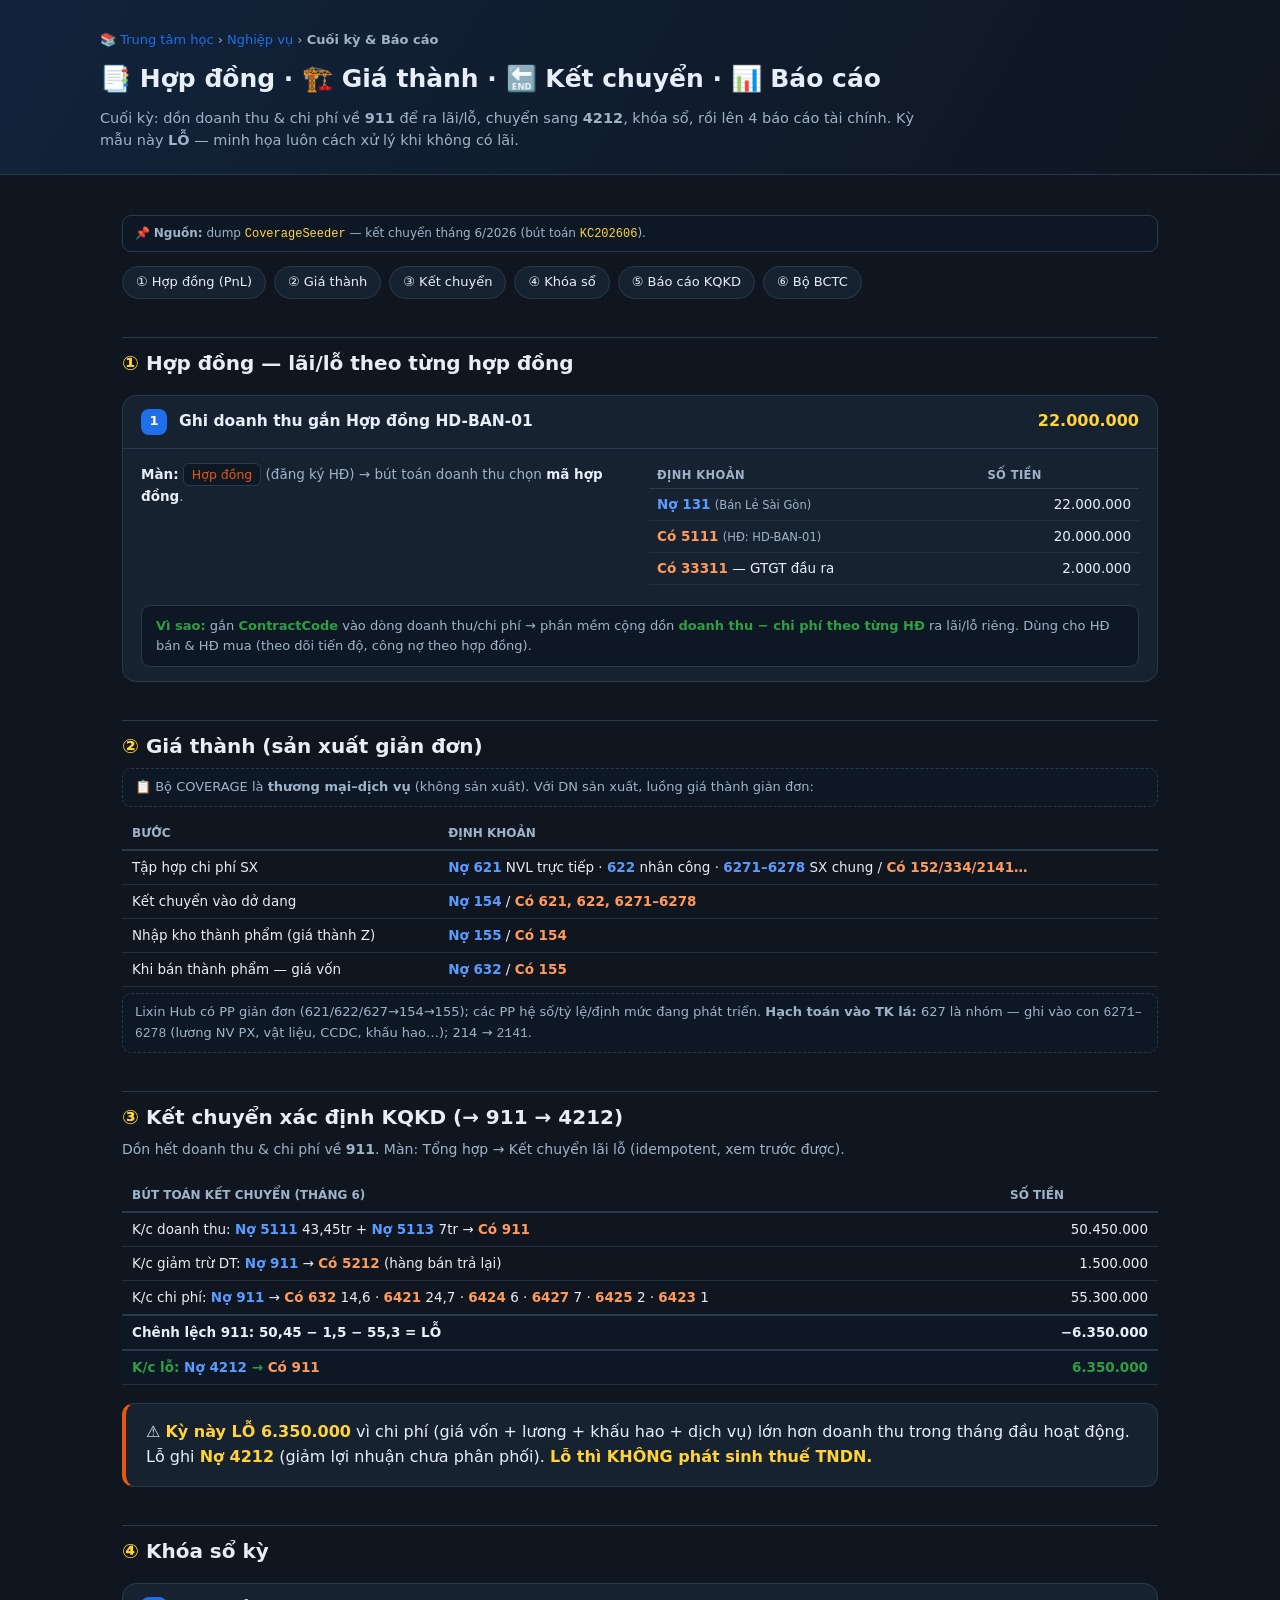
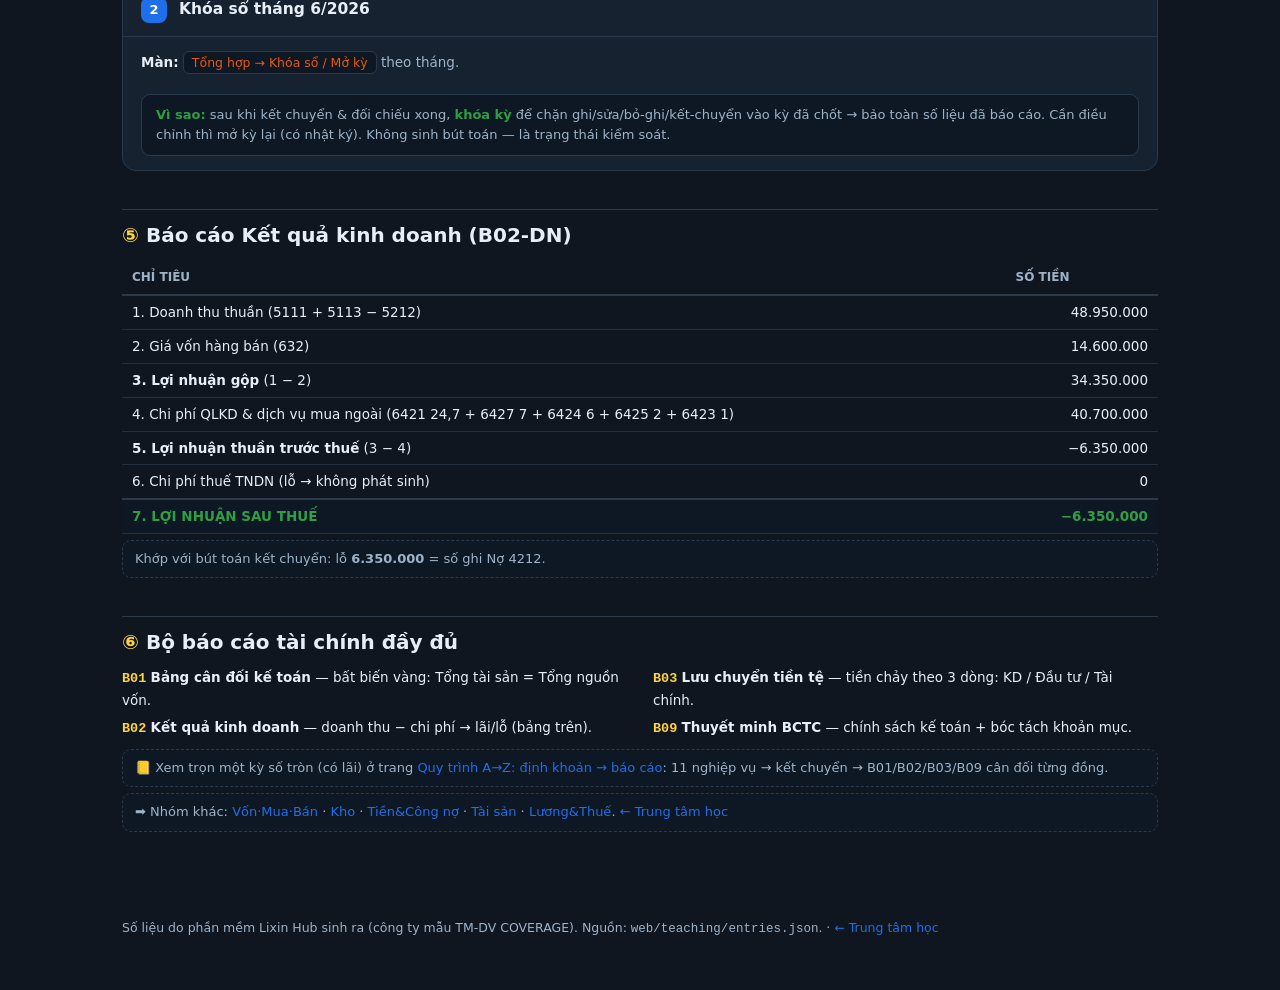
<file: nv-cuoi-ky.html>
<!DOCTYPE html>
<html lang="vi">
<head>
<meta charset="UTF-8">
<meta name="viewport" content="width=device-width, initial-scale=1.0">
<title>Nghiệp vụ Cuối kỳ — Hợp đồng, Giá thành, Kết chuyển, Báo cáo | Lixin Hub</title>
<link rel="stylesheet" href="teaching.css">
</head>
<body>
<div id="prog"></div>

<header>
  <div class="hwrap">
    <p class="crumb"><a href="index.html">📚 Trung tâm học</a> › <a href="nv-mua-ban.html">Nghiệp vụ</a> › <b>Cuối kỳ &amp; Báo cáo</b></p>
    <h1>📑 Hợp đồng · 🏗️ Giá thành · 🔚 Kết chuyển · 📊 Báo cáo</h1>
    <p>Cuối kỳ: dồn doanh thu &amp; chi phí về <b>911</b> để ra lãi/lỗ, chuyển sang <b>4212</b>, khóa sổ, rồi lên
    4 báo cáo tài chính. Kỳ mẫu này <b>LỖ</b> — minh họa luôn cách xử lý khi không có lãi.</p>
  </div>
</header>

<div class="wrap">
  <div class="src">📌 <b>Nguồn:</b> dump <code>CoverageSeeder</code> — kết chuyển tháng 6/2026 (bút toán <code>KC202606</code>).</div>

  <div class="toc">
    <a href="#hd">① Hợp đồng (PnL)</a><a href="#gt">② Giá thành</a><a href="#kc">③ Kết chuyển</a>
    <a href="#khoa">④ Khóa sổ</a><a href="#b02">⑤ Báo cáo KQKD</a><a href="#bctc">⑥ Bộ BCTC</a>
  </div>

  <h2 class="sec" id="hd"><span class="n">①</span> Hợp đồng — lãi/lỗ theo từng hợp đồng</h2>
  <div class="jx"><div class="head"><span class="num">1</span><span class="ttl">Ghi doanh thu gắn Hợp đồng HD-BAN-01</span><span class="amt">22.000.000</span></div>
    <div class="body"><div class="step"><b>Màn:</b> <span class="scr">Hợp đồng</span> (đăng ký HĐ) → bút toán doanh thu chọn <b>mã hợp đồng</b>.</div>
      <table class="dk"><tr><th>Định khoản</th><th class="r">Số tiền</th></tr>
        <tr><td><span class="tkno">Nợ 131</span> <span class="det">(Bán Lẻ Sài Gòn)</span></td><td class="r">22.000.000</td></tr>
        <tr><td><span class="tkco">Có 5111</span> <span class="det">(HĐ: HD-BAN-01)</span></td><td class="r">20.000.000</td></tr>
        <tr><td><span class="tkco">Có 33311</span> — GTGT đầu ra</td><td class="r">2.000.000</td></tr></table>
      <div class="why"><b>Vì sao:</b> gắn <b>ContractCode</b> vào dòng doanh thu/chi phí → phần mềm cộng dồn <b>doanh thu − chi phí theo từng HĐ</b>
        ra lãi/lỗ riêng. Dùng cho HĐ bán &amp; HĐ mua (theo dõi tiến độ, công nợ theo hợp đồng).</div></div></div>

  <h2 class="sec" id="gt"><span class="n">②</span> Giá thành (sản xuất giản đơn)</h2>
  <div class="note">📋 Bộ COVERAGE là <b>thương mại–dịch vụ</b> (không sản xuất). Với DN sản xuất, luồng giá thành giản đơn:</div>
  <table class="grid">
    <tr><th>Bước</th><th>Định khoản</th></tr>
    <tr><td>Tập hợp chi phí SX</td><td><span class="tkno">Nợ 621</span> NVL trực tiếp · <span class="tkno">622</span> nhân công · <span class="tkno">6271–6278</span> SX chung / <span class="tkco">Có 152/334/2141…</span></td></tr>
    <tr><td>Kết chuyển vào dở dang</td><td><span class="tkno">Nợ 154</span> / <span class="tkco">Có 621, 622, 6271–6278</span></td></tr>
    <tr><td>Nhập kho thành phẩm (giá thành Z)</td><td><span class="tkno">Nợ 155</span> / <span class="tkco">Có 154</span></td></tr>
    <tr><td>Khi bán thành phẩm — giá vốn</td><td><span class="tkno">Nợ 632</span> / <span class="tkco">Có 155</span></td></tr>
  </table>
  <div class="note">Lixin Hub có PP giản đơn (621/622/627→154→155); các PP hệ số/tỷ lệ/định mức đang phát triển.
    <b>Hạch toán vào TK lá:</b> 627 là nhóm — ghi vào con <code>6271–6278</code> (lương NV PX, vật liệu, CCDC, khấu hao…); 214 → <code>2141</code>.</div>

  <h2 class="sec" id="kc"><span class="n">③</span> Kết chuyển xác định KQKD (→ 911 → 4212)</h2>
  <p class="lead">Dồn hết doanh thu &amp; chi phí về <b>911</b>. Màn: <span class="scr">Tổng hợp → Kết chuyển lãi lỗ</span> (idempotent, xem trước được).</p>
  <table class="grid">
    <tr><th>Bút toán kết chuyển (tháng 6)</th><th class="r">Số tiền</th></tr>
    <tr><td>K/c doanh thu: <span class="tkno">Nợ 5111</span> 43,45tr + <span class="tkno">Nợ 5113</span> 7tr → <span class="tkco">Có 911</span></td><td class="r">50.450.000</td></tr>
    <tr><td>K/c giảm trừ DT: <span class="tkno">Nợ 911</span> → <span class="tkco">Có 5212</span> (hàng bán trả lại)</td><td class="r">1.500.000</td></tr>
    <tr><td>K/c chi phí: <span class="tkno">Nợ 911</span> → <span class="tkco">Có 632</span> 14,6 · <span class="tkco">6421</span> 24,7 · <span class="tkco">6424</span> 6 · <span class="tkco">6427</span> 7 · <span class="tkco">6425</span> 2 · <span class="tkco">6423</span> 1</td><td class="r">55.300.000</td></tr>
    <tr class="tot"><td>Chênh lệch 911: 50,45 − 1,5 − 55,3 = <b>LỖ</b></td><td class="r">−6.350.000</td></tr>
    <tr class="tot bal"><td>K/c lỗ: <span class="tkno">Nợ 4212</span> → <span class="tkco">Có 911</span></td><td class="r">6.350.000</td></tr>
  </table>
  <div class="principle" style="border-left-color:var(--co)">
    ⚠️ <b>Kỳ này LỖ 6.350.000</b> vì chi phí (giá vốn + lương + khấu hao + dịch vụ) lớn hơn doanh thu trong tháng đầu hoạt động.
    Lỗ ghi <b>Nợ 4212</b> (giảm lợi nhuận chưa phân phối). <b>Lỗ thì KHÔNG phát sinh thuế TNDN.</b>
  </div>

  <h2 class="sec" id="khoa"><span class="n">④</span> Khóa sổ kỳ</h2>
  <div class="jx"><div class="head"><span class="num">2</span><span class="ttl">Khóa sổ tháng 6/2026</span></div>
    <div class="body" style="grid-template-columns:1fr"><div class="step"><b>Màn:</b> <span class="scr">Tổng hợp → Khóa sổ / Mở kỳ</span> theo tháng.</div>
      <div class="why"><b>Vì sao:</b> sau khi kết chuyển &amp; đối chiếu xong, <b>khóa kỳ</b> để chặn ghi/sửa/bỏ-ghi/kết-chuyển vào kỳ đã chốt
        → bảo toàn số liệu đã báo cáo. Cần điều chỉnh thì mở kỳ lại (có nhật ký). Không sinh bút toán — là trạng thái kiểm soát.</div></div></div>

  <h2 class="sec" id="b02"><span class="n">⑤</span> Báo cáo Kết quả kinh doanh (B02-DN)</h2>
  <table class="grid">
    <tr><th>Chỉ tiêu</th><th class="r">Số tiền</th></tr>
    <tr><td>1. Doanh thu thuần (5111 + 5113 − 5212)</td><td class="r">48.950.000</td></tr>
    <tr><td>2. Giá vốn hàng bán (632)</td><td class="r">14.600.000</td></tr>
    <tr><td><b>3. Lợi nhuận gộp</b> (1 − 2)</td><td class="r">34.350.000</td></tr>
    <tr><td>4. Chi phí QLKD &amp; dịch vụ mua ngoài (6421 24,7 + 6427 7 + 6424 6 + 6425 2 + 6423 1)</td><td class="r">40.700.000</td></tr>
    <tr><td><b>5. Lợi nhuận thuần trước thuế</b> (3 − 4)</td><td class="r">−6.350.000</td></tr>
    <tr><td>6. Chi phí thuế TNDN (lỗ → không phát sinh)</td><td class="r">0</td></tr>
    <tr class="tot bal"><td>7. LỢI NHUẬN SAU THUẾ</td><td class="r">−6.350.000</td></tr>
  </table>
  <div class="note">Khớp với bút toán kết chuyển: lỗ <b>6.350.000</b> = số ghi Nợ 4212.</div>

  <h2 class="sec" id="bctc"><span class="n">⑥</span> Bộ báo cáo tài chính đầy đủ</h2>
  <div class="legend">
    <div><code>B01</code> <b>Bảng cân đối kế toán</b> — bất biến vàng: Tổng tài sản = Tổng nguồn vốn.</div>
    <div><code>B02</code> <b>Kết quả kinh doanh</b> — doanh thu − chi phí → lãi/lỗ (bảng trên).</div>
    <div><code>B03</code> <b>Lưu chuyển tiền tệ</b> — tiền chảy theo 3 dòng: KD / Đầu tư / Tài chính.</div>
    <div><code>B09</code> <b>Thuyết minh BCTC</b> — chính sách kế toán + bóc tách khoản mục.</div>
  </div>
  <div class="note">📒 Xem trọn một kỳ số tròn (có lãi) ở trang <a href="quy-trinh-ke-toan.html">Quy trình A→Z: định khoản → báo cáo</a>:
    11 nghiệp vụ → kết chuyển → B01/B02/B03/B09 cân đối từng đồng.</div>

  <div class="note">➡️ Nhóm khác: <a href="nv-mua-ban.html">Vốn·Mua·Bán</a> · <a href="nv-kho.html">Kho</a> · <a href="nv-tien-congno.html">Tiền&amp;Công nợ</a> · <a href="nv-tai-san.html">Tài sản</a> · <a href="nv-luong-thue.html">Lương&amp;Thuế</a>. <a href="index.html">← Trung tâm học</a></div>
</div>

<footer>Số liệu do phần mềm Lixin Hub sinh ra (công ty mẫu TM-DV COVERAGE). Nguồn: <code>web/teaching/entries.json</code>. · <a href="index.html">← Trung tâm học</a></footer>
<script>
(function(){
  var prog=document.getElementById('prog'), de=document.documentElement;
  addEventListener('scroll',function(){prog.style.width=(de.scrollTop/((de.scrollHeight-de.clientHeight)||1)*100)+'%';},{passive:true});
  if(matchMedia('(prefers-reduced-motion: reduce)').matches||!('IntersectionObserver'in window))return;
  document.querySelectorAll('.jx,.principle,.legend,.toc,.grid').forEach(function(e){e.classList.add('reveal');});
  var io=new IntersectionObserver(function(es){es.forEach(function(en){if(en.isIntersecting){en.target.classList.add('in');io.unobserve(en.target);}});},{threshold:.12,rootMargin:'0px 0px -6% 0px'});
  document.querySelectorAll('.reveal').forEach(function(t){io.observe(t);});
})();
</script>
</body>
</html>
</file>
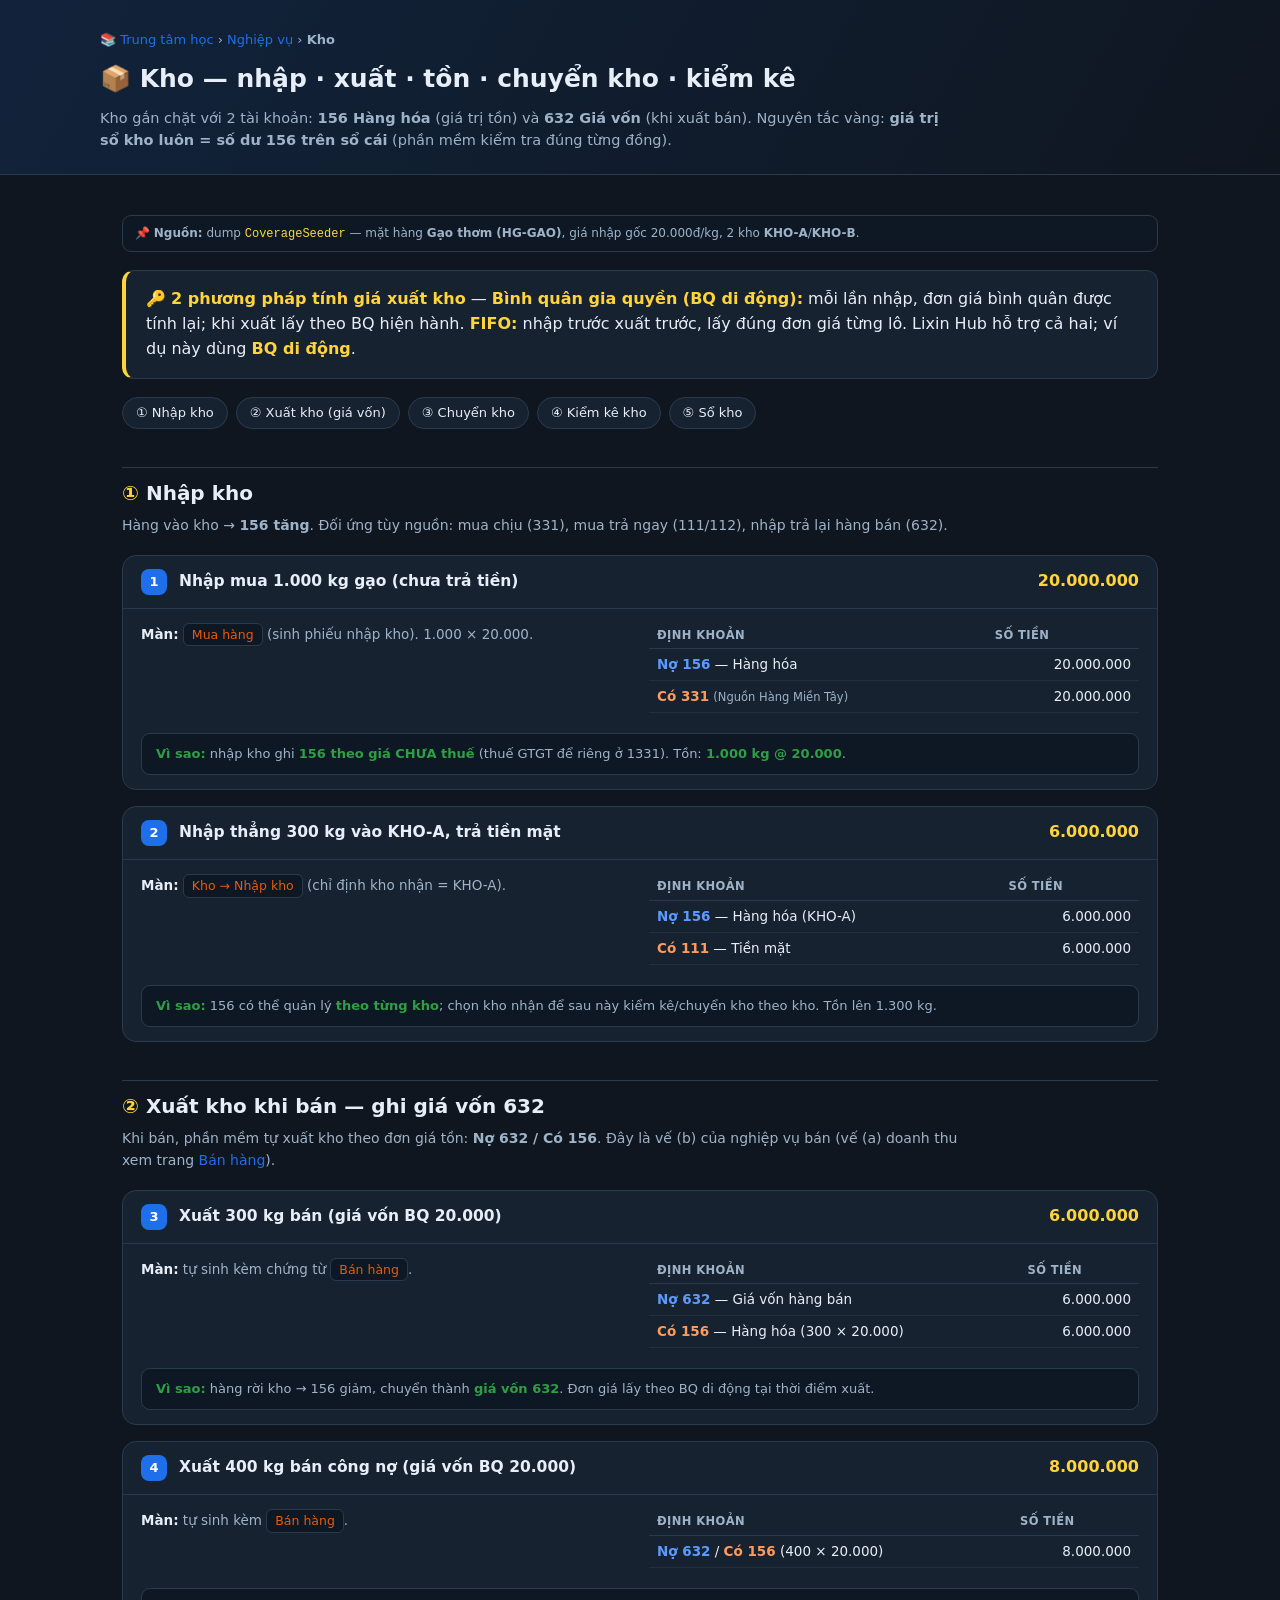
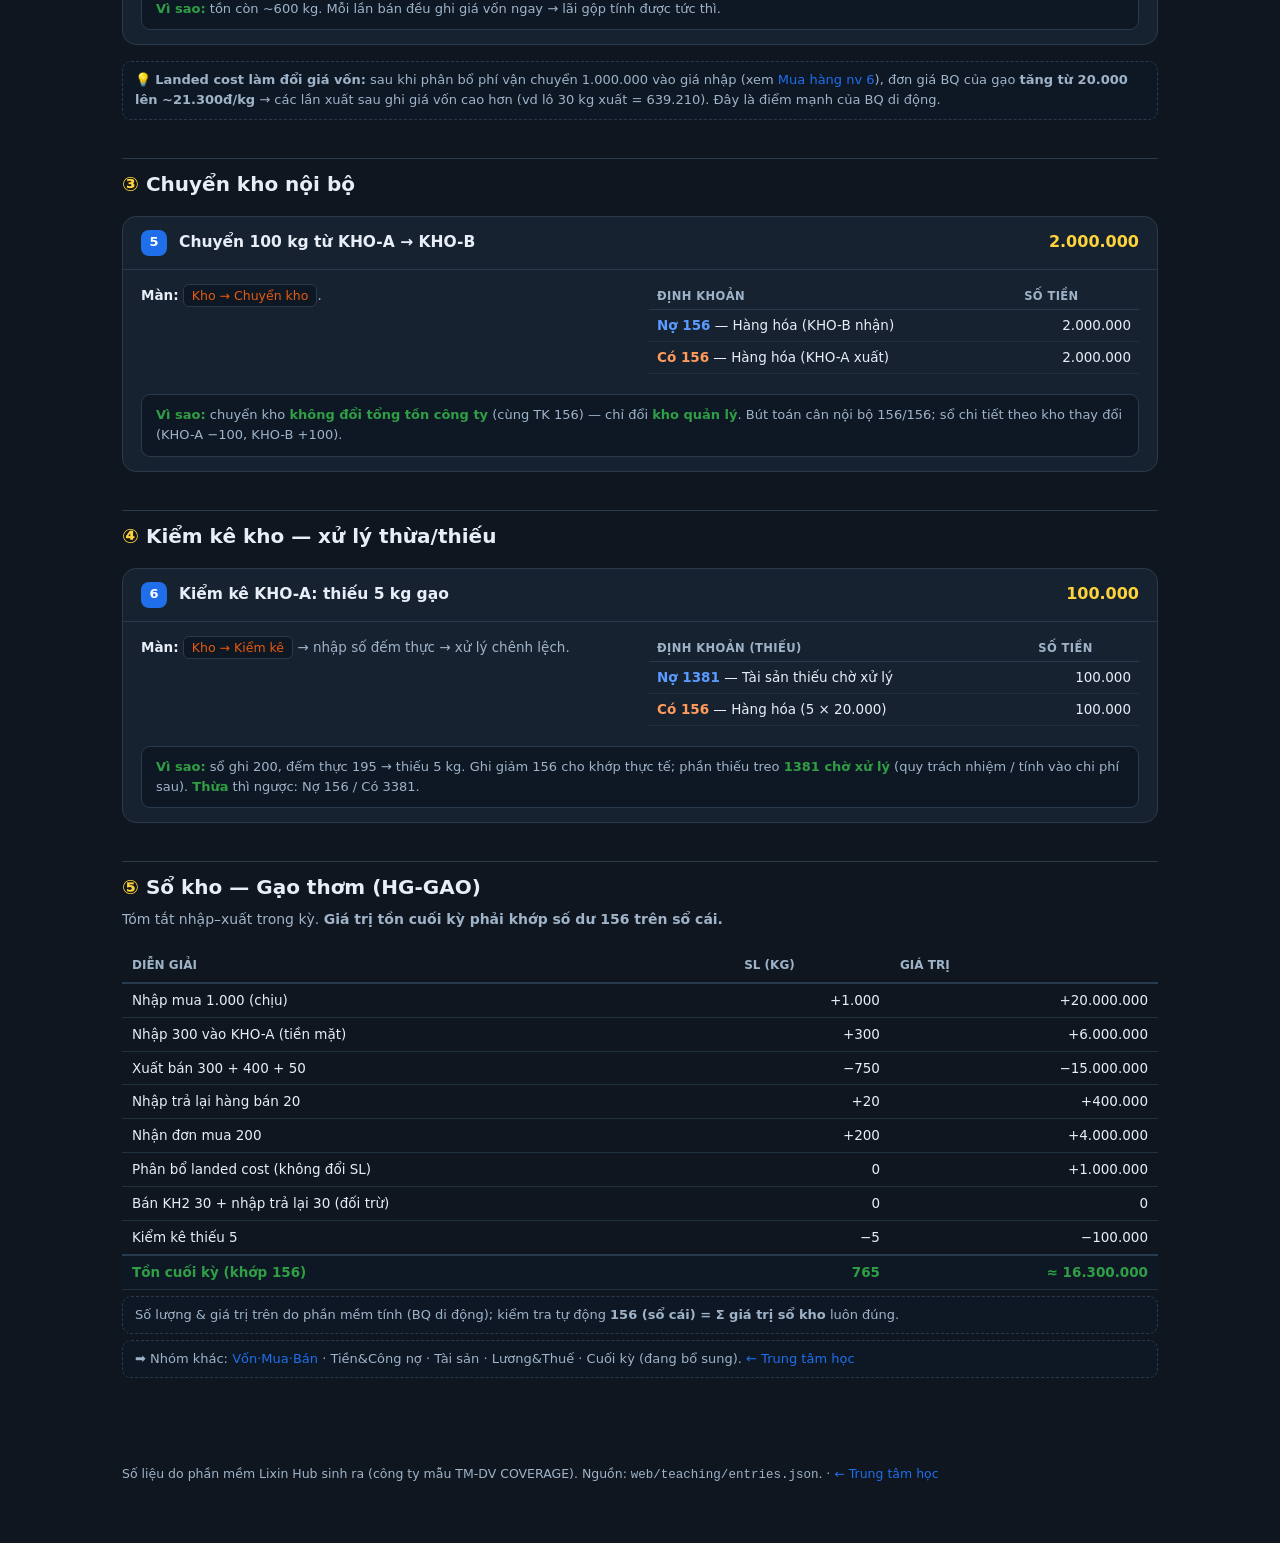
<file: nv-kho.html>
<!DOCTYPE html>
<html lang="vi">
<head>
<meta charset="UTF-8">
<meta name="viewport" content="width=device-width, initial-scale=1.0">
<title>Nghiệp vụ Kho — nhập/xuất/tồn, chuyển kho, kiểm kê | Lixin Hub</title>
<link rel="stylesheet" href="teaching.css">
</head>
<body>
<div id="prog"></div>

<header>
  <div class="hwrap">
    <p class="crumb"><a href="index.html">📚 Trung tâm học</a> › <a href="nv-mua-ban.html">Nghiệp vụ</a> › <b>Kho</b></p>
    <h1>📦 Kho — nhập · xuất · tồn · chuyển kho · kiểm kê</h1>
    <p>Kho gắn chặt với 2 tài khoản: <b>156 Hàng hóa</b> (giá trị tồn) và <b>632 Giá vốn</b> (khi xuất bán).
    Nguyên tắc vàng: <b>giá trị sổ kho luôn = số dư 156 trên sổ cái</b> (phần mềm kiểm tra đúng từng đồng).</p>
  </div>
</header>

<div class="wrap">
  <div class="src">📌 <b>Nguồn:</b> dump <code>CoverageSeeder</code> — mặt hàng <b>Gạo thơm (HG-GAO)</b>, giá nhập gốc 20.000đ/kg, 2 kho <b>KHO-A</b>/<b>KHO-B</b>.</div>

  <div class="principle">
    🔑 <b>2 phương pháp tính giá xuất kho</b> — <b>Bình quân gia quyền (BQ di động):</b> mỗi lần nhập, đơn giá bình quân
    được tính lại; khi xuất lấy theo BQ hiện hành. <b>FIFO:</b> nhập trước xuất trước, lấy đúng đơn giá từng lô.
    Lixin Hub hỗ trợ cả hai; ví dụ này dùng <b>BQ di động</b>.
  </div>

  <div class="toc">
    <a href="#nhap">① Nhập kho</a><a href="#xuat">② Xuất kho (giá vốn)</a><a href="#chuyen">③ Chuyển kho</a><a href="#kk">④ Kiểm kê kho</a><a href="#so">⑤ Sổ kho</a>
  </div>

  <h2 class="sec" id="nhap"><span class="n">①</span> Nhập kho</h2>
  <p class="lead">Hàng vào kho → <b>156 tăng</b>. Đối ứng tùy nguồn: mua chịu (331), mua trả ngay (111/112), nhập trả lại hàng bán (632).</p>

  <div class="jx"><div class="head"><span class="num">1</span><span class="ttl">Nhập mua 1.000 kg gạo (chưa trả tiền)</span><span class="amt">20.000.000</span></div>
    <div class="body"><div class="step"><b>Màn:</b> <span class="scr">Mua hàng</span> (sinh phiếu nhập kho). 1.000 × 20.000.</div>
      <table class="dk"><tr><th>Định khoản</th><th class="r">Số tiền</th></tr>
        <tr><td><span class="tkno">Nợ 156</span> — Hàng hóa</td><td class="r">20.000.000</td></tr>
        <tr><td><span class="tkco">Có 331</span> <span class="det">(Nguồn Hàng Miền Tây)</span></td><td class="r">20.000.000</td></tr></table>
      <div class="why"><b>Vì sao:</b> nhập kho ghi <b>156 theo giá CHƯA thuế</b> (thuế GTGT để riêng ở 1331). Tồn: <b>1.000 kg @ 20.000</b>.</div></div></div>

  <div class="jx"><div class="head"><span class="num">2</span><span class="ttl">Nhập thẳng 300 kg vào KHO-A, trả tiền mặt</span><span class="amt">6.000.000</span></div>
    <div class="body"><div class="step"><b>Màn:</b> <span class="scr">Kho → Nhập kho</span> (chỉ định kho nhận = KHO-A).</div>
      <table class="dk"><tr><th>Định khoản</th><th class="r">Số tiền</th></tr>
        <tr><td><span class="tkno">Nợ 156</span> — Hàng hóa (KHO-A)</td><td class="r">6.000.000</td></tr>
        <tr><td><span class="tkco">Có 111</span> — Tiền mặt</td><td class="r">6.000.000</td></tr></table>
      <div class="why"><b>Vì sao:</b> 156 có thể quản lý <b>theo từng kho</b>; chọn kho nhận để sau này kiểm kê/chuyển kho theo kho. Tồn lên 1.300 kg.</div></div></div>

  <h2 class="sec" id="xuat"><span class="n">②</span> Xuất kho khi bán — ghi giá vốn 632</h2>
  <p class="lead">Khi bán, phần mềm tự xuất kho theo đơn giá tồn: <b>Nợ 632 / Có 156</b>. Đây là vế (b) của nghiệp vụ bán
  (vế (a) doanh thu xem trang <a href="nv-mua-ban.html#ban">Bán hàng</a>).</p>

  <div class="jx"><div class="head"><span class="num">3</span><span class="ttl">Xuất 300 kg bán (giá vốn BQ 20.000)</span><span class="amt">6.000.000</span></div>
    <div class="body"><div class="step"><b>Màn:</b> tự sinh kèm chứng từ <span class="scr">Bán hàng</span>.</div>
      <table class="dk"><tr><th>Định khoản</th><th class="r">Số tiền</th></tr>
        <tr><td><span class="tkno">Nợ 632</span> — Giá vốn hàng bán</td><td class="r">6.000.000</td></tr>
        <tr><td><span class="tkco">Có 156</span> — Hàng hóa (300 × 20.000)</td><td class="r">6.000.000</td></tr></table>
      <div class="why"><b>Vì sao:</b> hàng rời kho → 156 giảm, chuyển thành <b>giá vốn 632</b>. Đơn giá lấy theo BQ di động tại thời điểm xuất.</div></div></div>

  <div class="jx"><div class="head"><span class="num">4</span><span class="ttl">Xuất 400 kg bán công nợ (giá vốn BQ 20.000)</span><span class="amt">8.000.000</span></div>
    <div class="body"><div class="step"><b>Màn:</b> tự sinh kèm <span class="scr">Bán hàng</span>.</div>
      <table class="dk"><tr><th>Định khoản</th><th class="r">Số tiền</th></tr>
        <tr><td><span class="tkno">Nợ 632</span> / <span class="tkco">Có 156</span> (400 × 20.000)</td><td class="r">8.000.000</td></tr></table>
      <div class="why"><b>Vì sao:</b> tồn còn ~600 kg. Mỗi lần bán đều ghi giá vốn ngay → lãi gộp tính được tức thì.</div></div></div>

  <div class="note">💡 <b>Landed cost làm đổi giá vốn:</b> sau khi phân bổ phí vận chuyển 1.000.000 vào giá nhập (xem
    <a href="nv-mua-ban.html#mua">Mua hàng nv 6</a>), đơn giá BQ của gạo <b>tăng từ 20.000 lên ~21.300đ/kg</b> →
    các lần xuất sau ghi giá vốn cao hơn (vd lô 30 kg xuất = 639.210). Đây là điểm mạnh của BQ di động.</div>

  <h2 class="sec" id="chuyen"><span class="n">③</span> Chuyển kho nội bộ</h2>
  <div class="jx"><div class="head"><span class="num">5</span><span class="ttl">Chuyển 100 kg từ KHO-A → KHO-B</span><span class="amt">2.000.000</span></div>
    <div class="body"><div class="step"><b>Màn:</b> <span class="scr">Kho → Chuyển kho</span>.</div>
      <table class="dk"><tr><th>Định khoản</th><th class="r">Số tiền</th></tr>
        <tr><td><span class="tkno">Nợ 156</span> — Hàng hóa (KHO-B nhận)</td><td class="r">2.000.000</td></tr>
        <tr><td><span class="tkco">Có 156</span> — Hàng hóa (KHO-A xuất)</td><td class="r">2.000.000</td></tr></table>
      <div class="why"><b>Vì sao:</b> chuyển kho <b>không đổi tổng tồn công ty</b> (cùng TK 156) — chỉ đổi <b>kho quản lý</b>.
        Bút toán cân nội bộ 156/156; sổ chi tiết theo kho thay đổi (KHO-A −100, KHO-B +100).</div></div></div>

  <h2 class="sec" id="kk"><span class="n">④</span> Kiểm kê kho — xử lý thừa/thiếu</h2>
  <div class="jx"><div class="head"><span class="num">6</span><span class="ttl">Kiểm kê KHO-A: thiếu 5 kg gạo</span><span class="amt">100.000</span></div>
    <div class="body"><div class="step"><b>Màn:</b> <span class="scr">Kho → Kiểm kê</span> → nhập số đếm thực → xử lý chênh lệch.</div>
      <table class="dk"><tr><th>Định khoản (thiếu)</th><th class="r">Số tiền</th></tr>
        <tr><td><span class="tkno">Nợ 1381</span> — Tài sản thiếu chờ xử lý</td><td class="r">100.000</td></tr>
        <tr><td><span class="tkco">Có 156</span> — Hàng hóa (5 × 20.000)</td><td class="r">100.000</td></tr></table>
      <div class="why"><b>Vì sao:</b> sổ ghi 200, đếm thực 195 → thiếu 5 kg. Ghi giảm 156 cho khớp thực tế; phần thiếu treo
        <b>1381 chờ xử lý</b> (quy trách nhiệm / tính vào chi phí sau). <b>Thừa</b> thì ngược: Nợ 156 / Có 3381.</div></div></div>

  <h2 class="sec" id="so"><span class="n">⑤</span> Sổ kho — Gạo thơm (HG-GAO)</h2>
  <p class="lead">Tóm tắt nhập–xuất trong kỳ. <b>Giá trị tồn cuối kỳ phải khớp số dư 156 trên sổ cái.</b></p>
  <table class="grid">
    <tr><th>Diễn giải</th><th class="r">SL (kg)</th><th class="r">Giá trị</th></tr>
    <tr><td>Nhập mua 1.000 (chịu)</td><td class="r">+1.000</td><td class="r">+20.000.000</td></tr>
    <tr><td>Nhập 300 vào KHO-A (tiền mặt)</td><td class="r">+300</td><td class="r">+6.000.000</td></tr>
    <tr><td>Xuất bán 300 + 400 + 50</td><td class="r">−750</td><td class="r">−15.000.000</td></tr>
    <tr><td>Nhập trả lại hàng bán 20</td><td class="r">+20</td><td class="r">+400.000</td></tr>
    <tr><td>Nhận đơn mua 200</td><td class="r">+200</td><td class="r">+4.000.000</td></tr>
    <tr><td>Phân bổ landed cost (không đổi SL)</td><td class="r">0</td><td class="r">+1.000.000</td></tr>
    <tr><td>Bán KH2 30 + nhập trả lại 30 (đối trừ)</td><td class="r">0</td><td class="r">0</td></tr>
    <tr><td>Kiểm kê thiếu 5</td><td class="r">−5</td><td class="r">−100.000</td></tr>
    <tr class="tot bal"><td>Tồn cuối kỳ (khớp 156)</td><td class="r">765</td><td class="r">≈ 16.300.000</td></tr>
  </table>
  <div class="note">Số lượng &amp; giá trị trên do phần mềm tính (BQ di động); kiểm tra tự động <b>156 (sổ cái) = Σ giá trị sổ kho</b> luôn đúng.</div>

  <div class="note">➡️ Nhóm khác: <a href="nv-mua-ban.html">Vốn·Mua·Bán</a> · Tiền&amp;Công nợ · Tài sản · Lương&amp;Thuế · Cuối kỳ (đang bổ sung). <a href="index.html">← Trung tâm học</a></div>
</div>

<footer>Số liệu do phần mềm Lixin Hub sinh ra (công ty mẫu TM-DV COVERAGE). Nguồn: <code>web/teaching/entries.json</code>. · <a href="index.html">← Trung tâm học</a></footer>
<script>
(function(){
  var prog=document.getElementById('prog'), de=document.documentElement;
  addEventListener('scroll',function(){prog.style.width=(de.scrollTop/((de.scrollHeight-de.clientHeight)||1)*100)+'%';},{passive:true});
  if(matchMedia('(prefers-reduced-motion: reduce)').matches||!('IntersectionObserver'in window))return;
  document.querySelectorAll('.jx,.principle,.legend,.toc,.grid').forEach(function(e){e.classList.add('reveal');});
  var io=new IntersectionObserver(function(es){es.forEach(function(en){if(en.isIntersecting){en.target.classList.add('in');io.unobserve(en.target);}});},{threshold:.12,rootMargin:'0px 0px -6% 0px'});
  document.querySelectorAll('.reveal').forEach(function(t){io.observe(t);});
})();
</script>
</body>
</html>
</file>
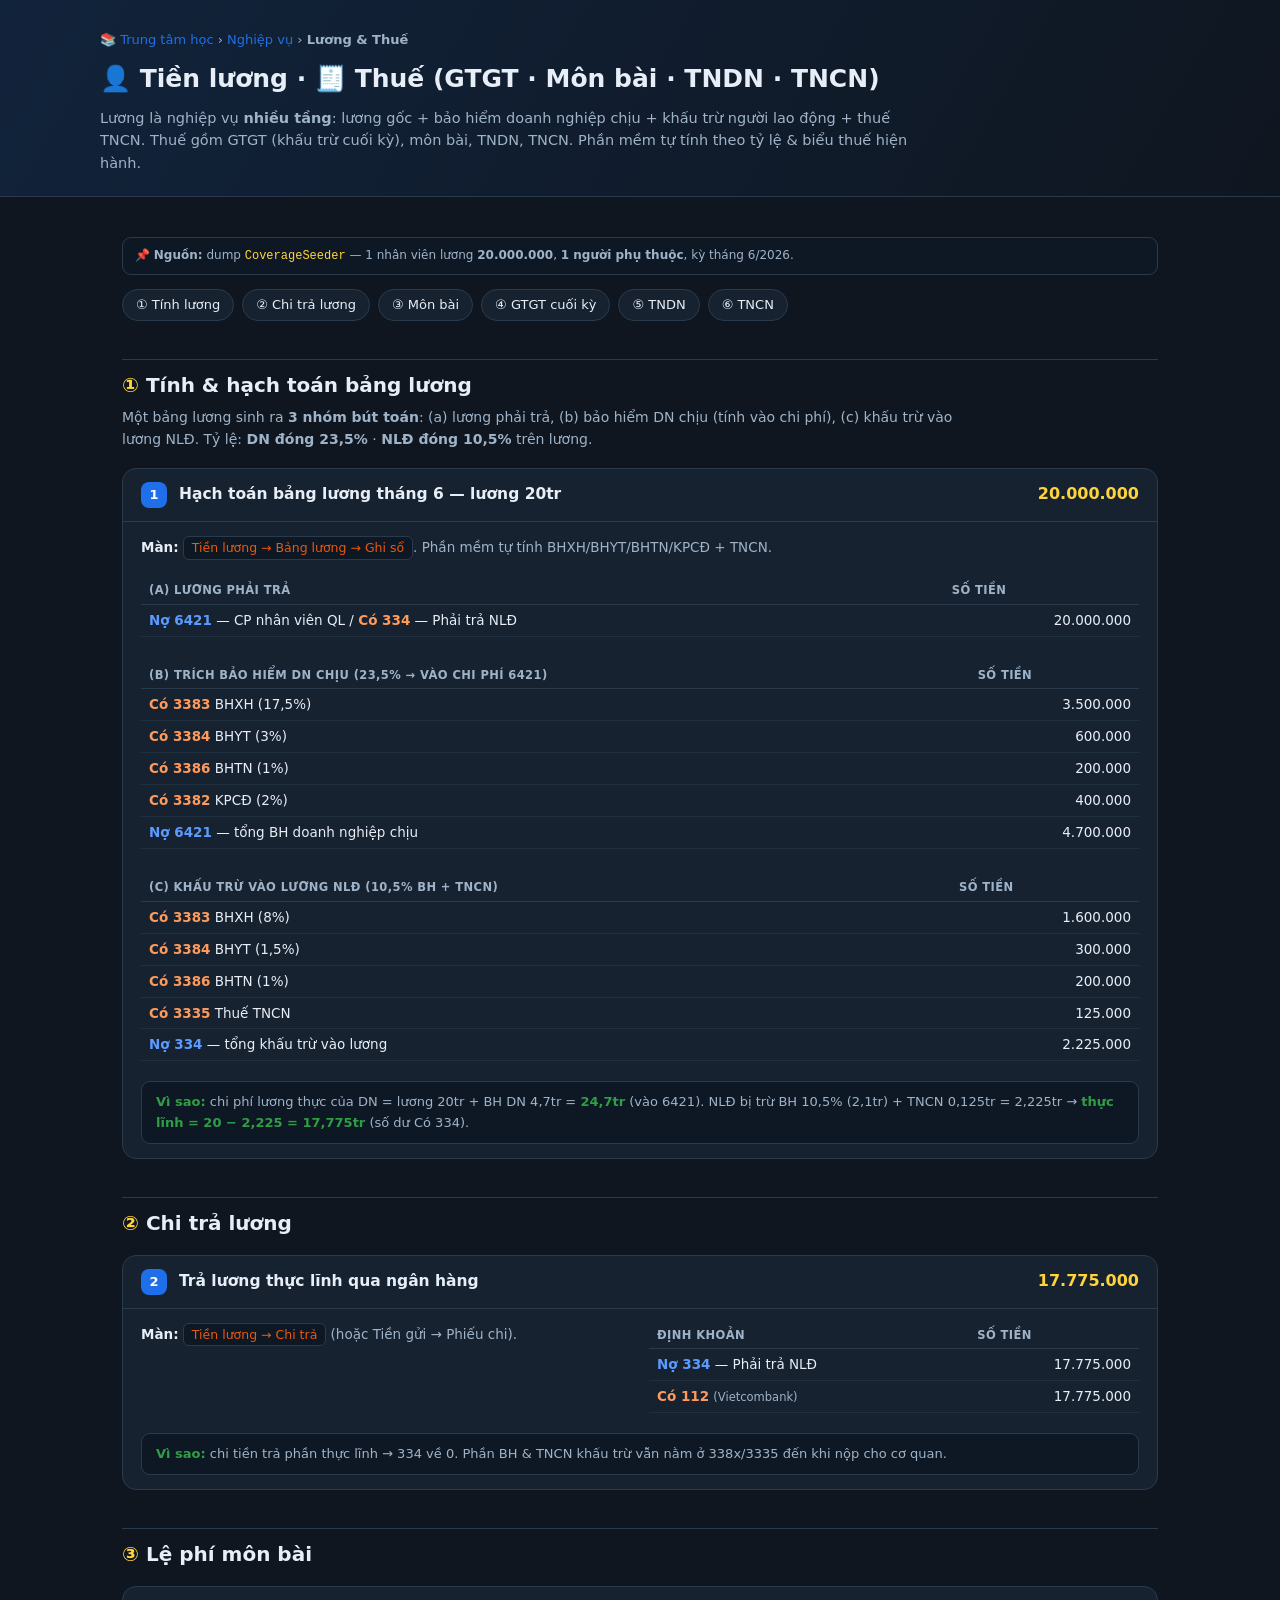
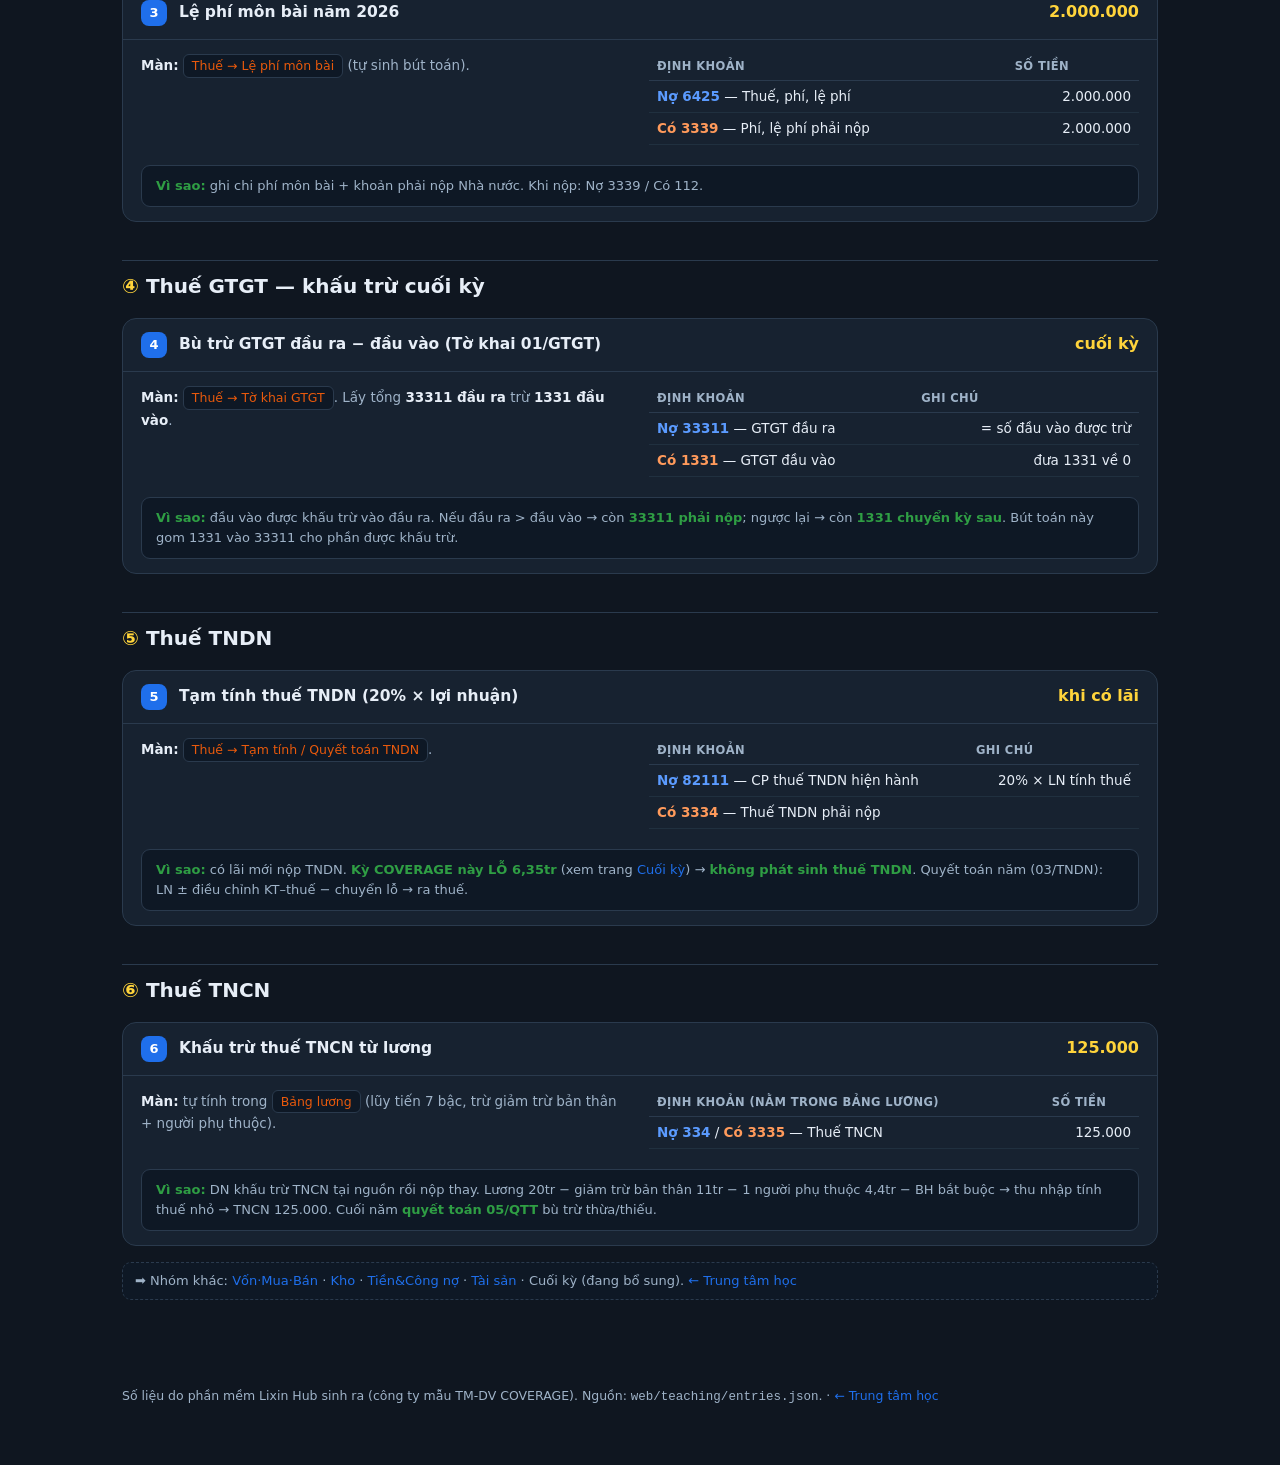
<file: nv-luong-thue.html>
<!DOCTYPE html>
<html lang="vi">
<head>
<meta charset="UTF-8">
<meta name="viewport" content="width=device-width, initial-scale=1.0">
<title>Nghiệp vụ Lương &amp; Thuế | Lixin Hub</title>
<link rel="stylesheet" href="teaching.css">
</head>
<body>
<div id="prog"></div>

<header>
  <div class="hwrap">
    <p class="crumb"><a href="index.html">📚 Trung tâm học</a> › <a href="nv-mua-ban.html">Nghiệp vụ</a> › <b>Lương &amp; Thuế</b></p>
    <h1>👤 Tiền lương · 🧾 Thuế (GTGT · Môn bài · TNDN · TNCN)</h1>
    <p>Lương là nghiệp vụ <b>nhiều tầng</b>: lương gốc + bảo hiểm doanh nghiệp chịu + khấu trừ người lao động + thuế TNCN.
    Thuế gồm GTGT (khấu trừ cuối kỳ), môn bài, TNDN, TNCN. Phần mềm tự tính theo tỷ lệ &amp; biểu thuế hiện hành.</p>
  </div>
</header>

<div class="wrap">
  <div class="src">📌 <b>Nguồn:</b> dump <code>CoverageSeeder</code> — 1 nhân viên lương <b>20.000.000</b>, <b>1 người phụ thuộc</b>, kỳ tháng 6/2026.</div>

  <div class="toc">
    <a href="#luong">① Tính lương</a><a href="#chitra">② Chi trả lương</a><a href="#monbai">③ Môn bài</a>
    <a href="#gtgt">④ GTGT cuối kỳ</a><a href="#tndn">⑤ TNDN</a><a href="#tncn">⑥ TNCN</a>
  </div>

  <h2 class="sec" id="luong"><span class="n">①</span> Tính &amp; hạch toán bảng lương</h2>
  <p class="lead">Một bảng lương sinh ra <b>3 nhóm bút toán</b>: (a) lương phải trả, (b) bảo hiểm DN chịu (tính vào chi phí),
  (c) khấu trừ vào lương NLĐ. Tỷ lệ: <b>DN đóng 23,5%</b> · <b>NLĐ đóng 10,5%</b> trên lương.</p>

  <div class="jx"><div class="head"><span class="num">1</span><span class="ttl">Hạch toán bảng lương tháng 6 — lương 20tr</span><span class="amt">20.000.000</span></div>
    <div class="body" style="grid-template-columns:1fr"><div class="step"><b>Màn:</b> <span class="scr">Tiền lương → Bảng lương → Ghi sổ</span>. Phần mềm tự tính BHXH/BHYT/BHTN/KPCĐ + TNCN.</div>
      <table class="dk"><tr><th>(a) Lương phải trả</th><th class="r">Số tiền</th></tr>
        <tr><td><span class="tkno">Nợ 6421</span> — CP nhân viên QL / <span class="tkco">Có 334</span> — Phải trả NLĐ</td><td class="r">20.000.000</td></tr></table>
      <table class="dk" style="margin-top:8px"><tr><th>(b) Trích bảo hiểm DN chịu (23,5% → vào chi phí 6421)</th><th class="r">Số tiền</th></tr>
        <tr><td><span class="tkco">Có 3383</span> BHXH (17,5%)</td><td class="r">3.500.000</td></tr>
        <tr><td><span class="tkco">Có 3384</span> BHYT (3%)</td><td class="r">600.000</td></tr>
        <tr><td><span class="tkco">Có 3386</span> BHTN (1%)</td><td class="r">200.000</td></tr>
        <tr><td><span class="tkco">Có 3382</span> KPCĐ (2%)</td><td class="r">400.000</td></tr>
        <tr class="tot"><td><span class="tkno">Nợ 6421</span> — tổng BH doanh nghiệp chịu</td><td class="r">4.700.000</td></tr></table>
      <table class="dk" style="margin-top:8px"><tr><th>(c) Khấu trừ vào lương NLĐ (10,5% BH + TNCN)</th><th class="r">Số tiền</th></tr>
        <tr><td><span class="tkco">Có 3383</span> BHXH (8%)</td><td class="r">1.600.000</td></tr>
        <tr><td><span class="tkco">Có 3384</span> BHYT (1,5%)</td><td class="r">300.000</td></tr>
        <tr><td><span class="tkco">Có 3386</span> BHTN (1%)</td><td class="r">200.000</td></tr>
        <tr><td><span class="tkco">Có 3335</span> Thuế TNCN</td><td class="r">125.000</td></tr>
        <tr class="tot"><td><span class="tkno">Nợ 334</span> — tổng khấu trừ vào lương</td><td class="r">2.225.000</td></tr></table>
      <div class="why"><b>Vì sao:</b> chi phí lương thực của DN = lương 20tr + BH DN 4,7tr = <b>24,7tr</b> (vào 6421). NLĐ bị trừ
        BH 10,5% (2,1tr) + TNCN 0,125tr = 2,225tr → <b>thực lĩnh = 20 − 2,225 = 17,775tr</b> (số dư Có 334).</div></div></div>

  <h2 class="sec" id="chitra"><span class="n">②</span> Chi trả lương</h2>
  <div class="jx"><div class="head"><span class="num">2</span><span class="ttl">Trả lương thực lĩnh qua ngân hàng</span><span class="amt">17.775.000</span></div>
    <div class="body"><div class="step"><b>Màn:</b> <span class="scr">Tiền lương → Chi trả</span> (hoặc Tiền gửi → Phiếu chi).</div>
      <table class="dk"><tr><th>Định khoản</th><th class="r">Số tiền</th></tr>
        <tr><td><span class="tkno">Nợ 334</span> — Phải trả NLĐ</td><td class="r">17.775.000</td></tr>
        <tr><td><span class="tkco">Có 112</span> <span class="det">(Vietcombank)</span></td><td class="r">17.775.000</td></tr></table>
      <div class="why"><b>Vì sao:</b> chi tiền trả phần thực lĩnh → 334 về 0. Phần BH &amp; TNCN khấu trừ vẫn nằm ở 338x/3335 đến khi nộp cho cơ quan.</div></div></div>

  <h2 class="sec" id="monbai"><span class="n">③</span> Lệ phí môn bài</h2>
  <div class="jx"><div class="head"><span class="num">3</span><span class="ttl">Lệ phí môn bài năm 2026</span><span class="amt">2.000.000</span></div>
    <div class="body"><div class="step"><b>Màn:</b> <span class="scr">Thuế → Lệ phí môn bài</span> (tự sinh bút toán).</div>
      <table class="dk"><tr><th>Định khoản</th><th class="r">Số tiền</th></tr>
        <tr><td><span class="tkno">Nợ 6425</span> — Thuế, phí, lệ phí</td><td class="r">2.000.000</td></tr>
        <tr><td><span class="tkco">Có 3339</span> — Phí, lệ phí phải nộp</td><td class="r">2.000.000</td></tr></table>
      <div class="why"><b>Vì sao:</b> ghi chi phí môn bài + khoản phải nộp Nhà nước. Khi nộp: Nợ 3339 / Có 112.</div></div></div>

  <h2 class="sec" id="gtgt"><span class="n">④</span> Thuế GTGT — khấu trừ cuối kỳ</h2>
  <div class="jx"><div class="head"><span class="num">4</span><span class="ttl">Bù trừ GTGT đầu ra − đầu vào (Tờ khai 01/GTGT)</span><span class="amt">cuối kỳ</span></div>
    <div class="body"><div class="step"><b>Màn:</b> <span class="scr">Thuế → Tờ khai GTGT</span>. Lấy tổng <b>33311 đầu ra</b> trừ <b>1331 đầu vào</b>.</div>
      <table class="dk"><tr><th>Định khoản</th><th class="r">Ghi chú</th></tr>
        <tr><td><span class="tkno">Nợ 33311</span> — GTGT đầu ra</td><td class="r">= số đầu vào được trừ</td></tr>
        <tr><td><span class="tkco">Có 1331</span> — GTGT đầu vào</td><td class="r">đưa 1331 về 0</td></tr></table>
      <div class="why"><b>Vì sao:</b> đầu vào được khấu trừ vào đầu ra. Nếu đầu ra &gt; đầu vào → còn <b>33311 phải nộp</b>;
        ngược lại → còn <b>1331 chuyển kỳ sau</b>. Bút toán này gom 1331 vào 33311 cho phần được khấu trừ.</div></div></div>

  <h2 class="sec" id="tndn"><span class="n">⑤</span> Thuế TNDN</h2>
  <div class="jx"><div class="head"><span class="num">5</span><span class="ttl">Tạm tính thuế TNDN (20% × lợi nhuận)</span><span class="amt">khi có lãi</span></div>
    <div class="body"><div class="step"><b>Màn:</b> <span class="scr">Thuế → Tạm tính / Quyết toán TNDN</span>.</div>
      <table class="dk"><tr><th>Định khoản</th><th class="r">Ghi chú</th></tr>
        <tr><td><span class="tkno">Nợ 82111</span> — CP thuế TNDN hiện hành</td><td class="r">20% × LN tính thuế</td></tr>
        <tr><td><span class="tkco">Có 3334</span> — Thuế TNDN phải nộp</td><td class="r"></td></tr></table>
      <div class="why"><b>Vì sao:</b> có lãi mới nộp TNDN. <b>Kỳ COVERAGE này LỖ 6,35tr</b> (xem trang <a href="nv-cuoi-ky.html">Cuối kỳ</a>)
        → <b>không phát sinh thuế TNDN</b>. Quyết toán năm (03/TNDN): LN ± điều chỉnh KT–thuế − chuyển lỗ → ra thuế.</div></div></div>

  <h2 class="sec" id="tncn"><span class="n">⑥</span> Thuế TNCN</h2>
  <div class="jx"><div class="head"><span class="num">6</span><span class="ttl">Khấu trừ thuế TNCN từ lương</span><span class="amt">125.000</span></div>
    <div class="body"><div class="step"><b>Màn:</b> tự tính trong <span class="scr">Bảng lương</span> (lũy tiến 7 bậc, trừ giảm trừ bản thân + người phụ thuộc).</div>
      <table class="dk"><tr><th>Định khoản (nằm trong bảng lương)</th><th class="r">Số tiền</th></tr>
        <tr><td><span class="tkno">Nợ 334</span> / <span class="tkco">Có 3335</span> — Thuế TNCN</td><td class="r">125.000</td></tr></table>
      <div class="why"><b>Vì sao:</b> DN khấu trừ TNCN tại nguồn rồi nộp thay. Lương 20tr − giảm trừ bản thân 11tr − 1 người phụ thuộc 4,4tr
        − BH bắt buộc → thu nhập tính thuế nhỏ → TNCN 125.000. Cuối năm <b>quyết toán 05/QTT</b> bù trừ thừa/thiếu.</div></div></div>

  <div class="note">➡️ Nhóm khác: <a href="nv-mua-ban.html">Vốn·Mua·Bán</a> · <a href="nv-kho.html">Kho</a> · <a href="nv-tien-congno.html">Tiền&amp;Công nợ</a> · <a href="nv-tai-san.html">Tài sản</a> · Cuối kỳ (đang bổ sung). <a href="index.html">← Trung tâm học</a></div>
</div>

<footer>Số liệu do phần mềm Lixin Hub sinh ra (công ty mẫu TM-DV COVERAGE). Nguồn: <code>web/teaching/entries.json</code>. · <a href="index.html">← Trung tâm học</a></footer>
<script>
(function(){
  var prog=document.getElementById('prog'), de=document.documentElement;
  addEventListener('scroll',function(){prog.style.width=(de.scrollTop/((de.scrollHeight-de.clientHeight)||1)*100)+'%';},{passive:true});
  if(matchMedia('(prefers-reduced-motion: reduce)').matches||!('IntersectionObserver'in window))return;
  document.querySelectorAll('.jx,.principle,.legend,.toc,.grid').forEach(function(e){e.classList.add('reveal');});
  var io=new IntersectionObserver(function(es){es.forEach(function(en){if(en.isIntersecting){en.target.classList.add('in');io.unobserve(en.target);}});},{threshold:.12,rootMargin:'0px 0px -6% 0px'});
  document.querySelectorAll('.reveal').forEach(function(t){io.observe(t);});
})();
</script>
</body>
</html>
</file>
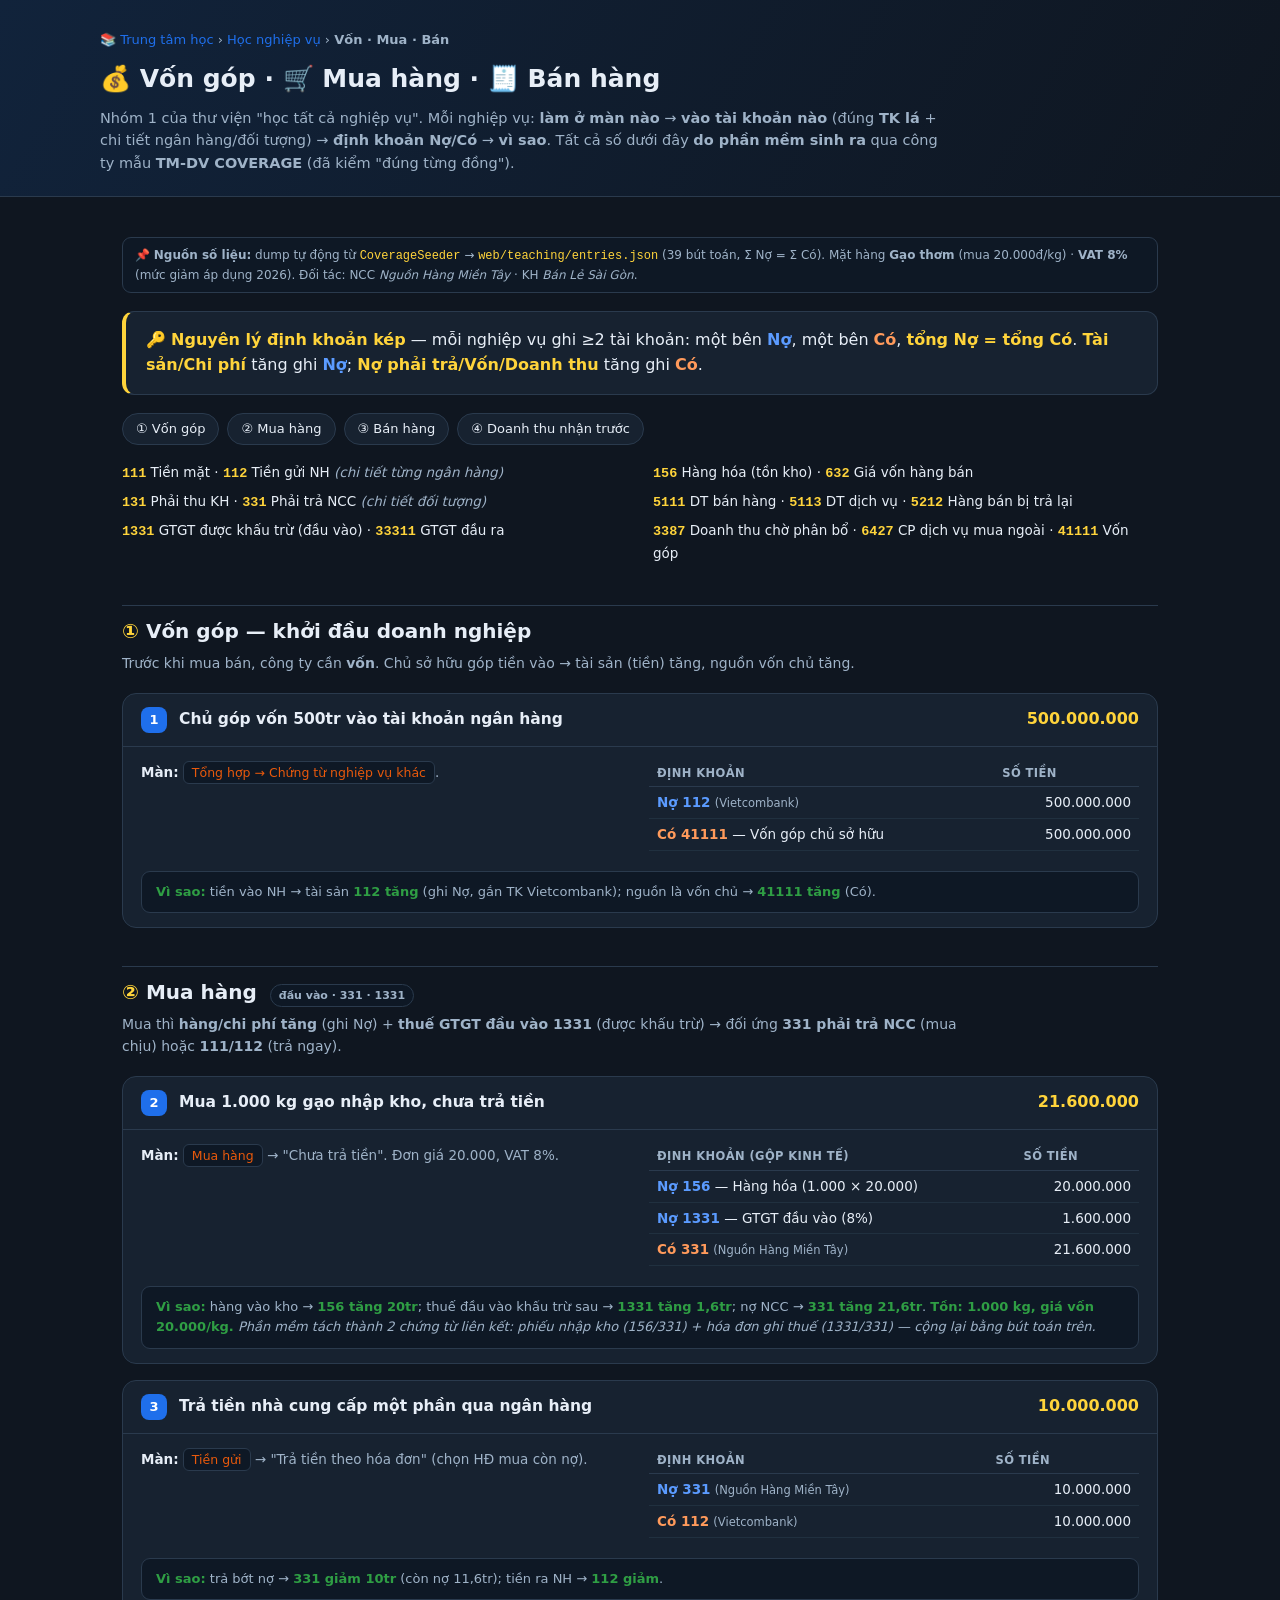
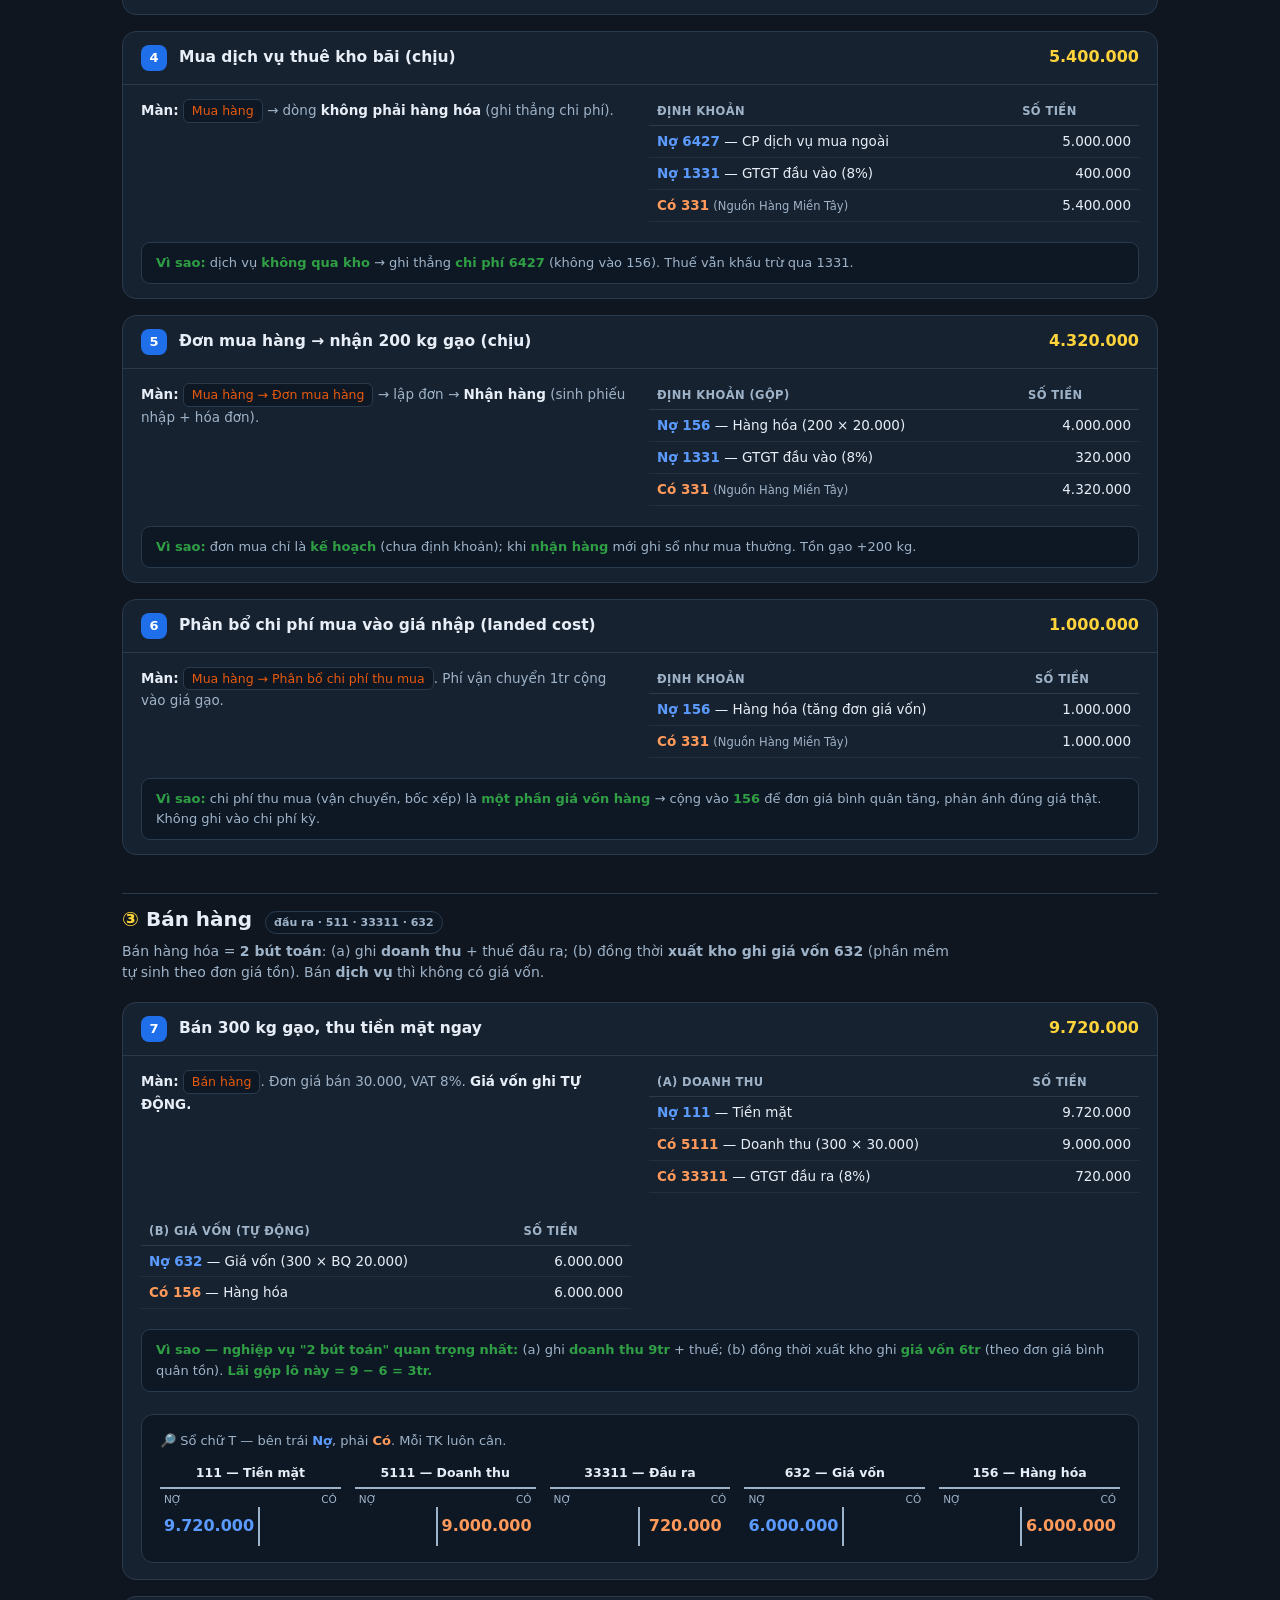
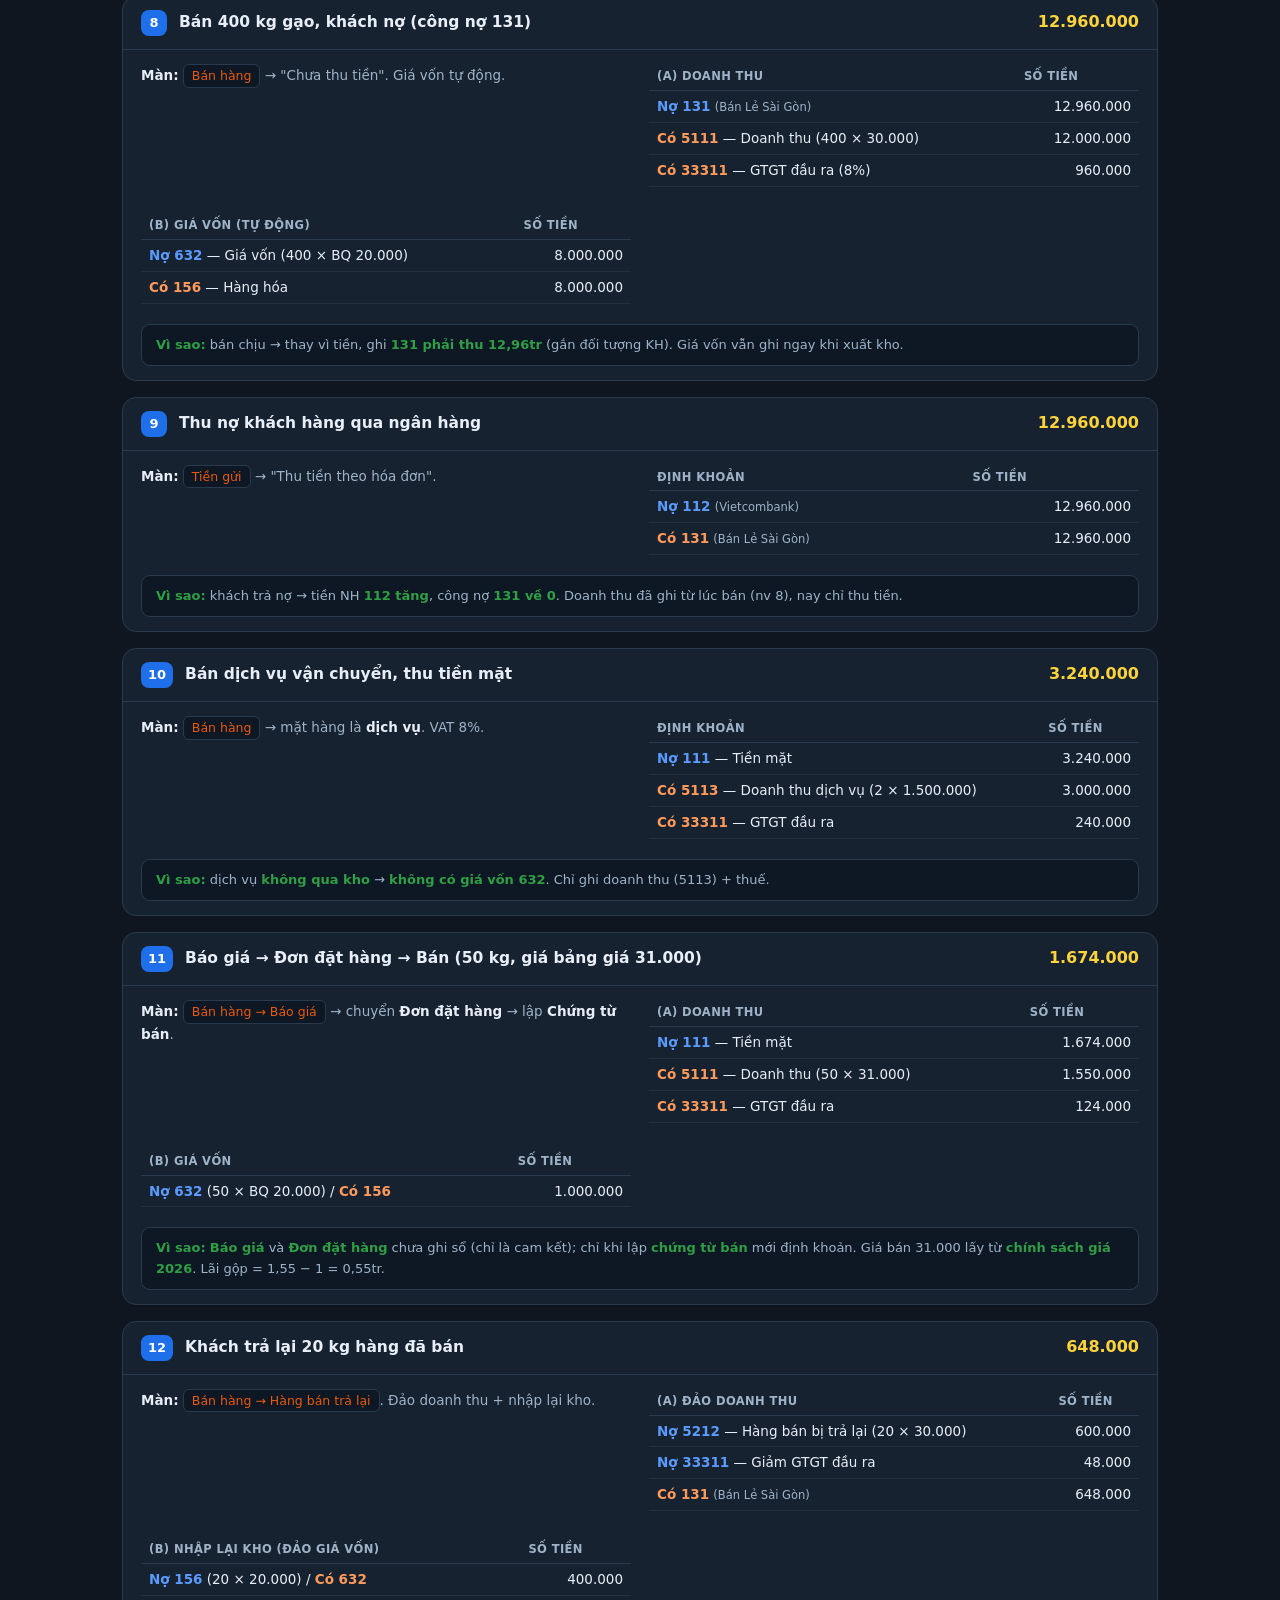
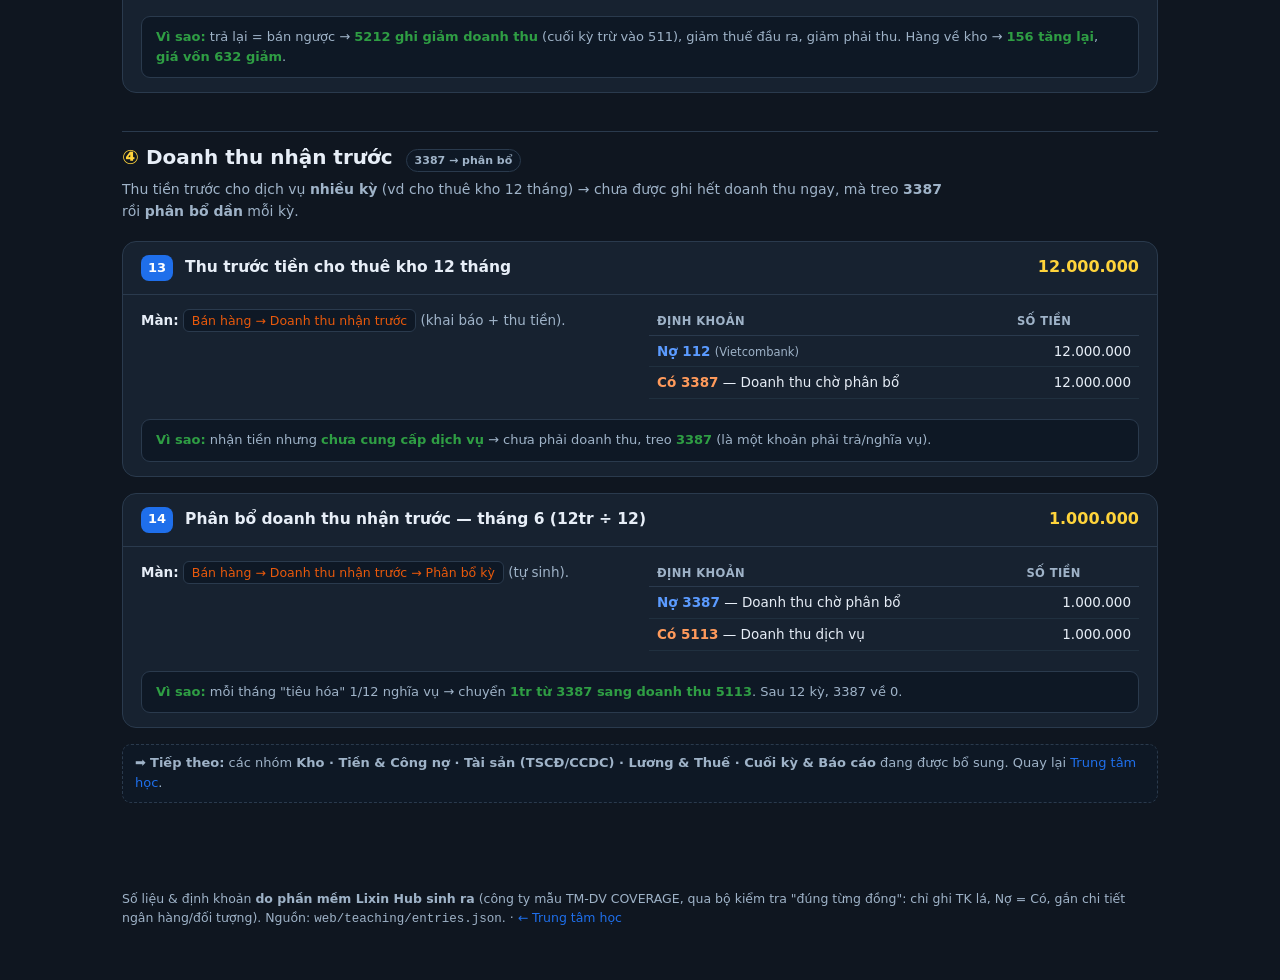
<file: nv-mua-ban.html>
<!DOCTYPE html>
<html lang="vi">
<head>
<meta charset="UTF-8">
<meta name="viewport" content="width=device-width, initial-scale=1.0">
<title>Nghiệp vụ Vốn · Mua hàng · Bán hàng — học định khoản | Lixin Hub</title>
<link rel="stylesheet" href="teaching.css">
</head>
<body>
<div id="prog"></div>

<header>
  <div class="hwrap">
    <p class="crumb"><a href="index.html">📚 Trung tâm học</a> › <a href="hoc-nghiep-vu.html">Học nghiệp vụ</a> › <b>Vốn · Mua · Bán</b></p>
    <h1>💰 Vốn góp · 🛒 Mua hàng · 🧾 Bán hàng</h1>
    <p>Nhóm 1 của thư viện "học tất cả nghiệp vụ". Mỗi nghiệp vụ: <b>làm ở màn nào</b> → <b>vào tài khoản nào</b>
    (đúng <b>TK lá</b> + chi tiết ngân hàng/đối tượng) → <b>định khoản Nợ/Có</b> → <b>vì sao</b>.
    Tất cả số dưới đây <b>do phần mềm sinh ra</b> qua công ty mẫu <b>TM-DV COVERAGE</b> (đã kiểm "đúng từng đồng").</p>
  </div>
</header>

<div class="wrap">
  <div class="src">📌 <b>Nguồn số liệu:</b> dump tự động từ <code>CoverageSeeder</code> → <code>web/teaching/entries.json</code>
    (39 bút toán, Σ Nợ = Σ Có). Mặt hàng <b>Gạo thơm</b> (mua 20.000đ/kg) · <b>VAT 8%</b> (mức giảm áp dụng 2026).
    Đối tác: NCC <i>Nguồn Hàng Miền Tây</i> · KH <i>Bán Lẻ Sài Gòn</i>.</div>

  <div class="principle">
    🔑 <b>Nguyên lý định khoản kép</b> — mỗi nghiệp vụ ghi ≥2 tài khoản: một bên <span class="tkno">Nợ</span>, một bên
    <span class="tkco">Có</span>, <b>tổng Nợ = tổng Có</b>. <b>Tài sản/Chi phí</b> tăng ghi <span class="tkno">Nợ</span>;
    <b>Nợ phải trả/Vốn/Doanh thu</b> tăng ghi <span class="tkco">Có</span>.
  </div>

  <div class="toc">
    <a href="#von">① Vốn góp</a><a href="#mua">② Mua hàng</a><a href="#ban">③ Bán hàng</a><a href="#dtnt">④ Doanh thu nhận trước</a>
  </div>

  <div class="legend" style="margin-top:14px">
    <div><code>111</code> Tiền mặt · <code>112</code> Tiền gửi NH <i>(chi tiết từng ngân hàng)</i></div>
    <div><code>131</code> Phải thu KH · <code>331</code> Phải trả NCC <i>(chi tiết đối tượng)</i></div>
    <div><code>1331</code> GTGT được khấu trừ (đầu vào) · <code>33311</code> GTGT đầu ra</div>
    <div><code>156</code> Hàng hóa (tồn kho) · <code>632</code> Giá vốn hàng bán</div>
    <div><code>5111</code> DT bán hàng · <code>5113</code> DT dịch vụ · <code>5212</code> Hàng bán bị trả lại</div>
    <div><code>3387</code> Doanh thu chờ phân bổ · <code>6427</code> CP dịch vụ mua ngoài · <code>41111</code> Vốn góp</div>
  </div>

  <!-- ───────────── VỐN ───────────── -->
  <h2 class="sec" id="von"><span class="n">①</span> Vốn góp — khởi đầu doanh nghiệp</h2>
  <p class="lead">Trước khi mua bán, công ty cần <b>vốn</b>. Chủ sở hữu góp tiền vào → tài sản (tiền) tăng, nguồn vốn chủ tăng.</p>

  <div class="jx"><div class="head"><span class="num">1</span><span class="ttl">Chủ góp vốn 500tr vào tài khoản ngân hàng</span><span class="amt">500.000.000</span></div>
    <div class="body"><div class="step"><b>Màn:</b> <span class="scr">Tổng hợp → Chứng từ nghiệp vụ khác</span>.</div>
      <table class="dk"><tr><th>Định khoản</th><th class="r">Số tiền</th></tr>
        <tr><td><span class="tkno">Nợ 112</span> <span class="det">(Vietcombank)</span></td><td class="r">500.000.000</td></tr>
        <tr><td><span class="tkco">Có 41111</span> — Vốn góp chủ sở hữu</td><td class="r">500.000.000</td></tr></table>
      <div class="why"><b>Vì sao:</b> tiền vào NH → tài sản <b>112 tăng</b> (ghi Nợ, gắn TK Vietcombank); nguồn là vốn chủ → <b>41111 tăng</b> (Có).</div></div></div>

  <!-- ───────────── MUA ───────────── -->
  <h2 class="sec" id="mua"><span class="n">②</span> Mua hàng <span class="pill">đầu vào · 331 · 1331</span></h2>
  <p class="lead">Mua thì <b>hàng/chi phí tăng</b> (ghi Nợ) + <b>thuế GTGT đầu vào 1331</b> (được khấu trừ) → đối ứng
  <b>331 phải trả NCC</b> (mua chịu) hoặc <b>111/112</b> (trả ngay).</p>

  <div class="jx"><div class="head"><span class="num">2</span><span class="ttl">Mua 1.000 kg gạo nhập kho, chưa trả tiền</span><span class="amt">21.600.000</span></div>
    <div class="body"><div class="step"><b>Màn:</b> <span class="scr">Mua hàng</span> → "Chưa trả tiền". Đơn giá 20.000, VAT 8%.</div>
      <table class="dk"><tr><th>Định khoản (gộp kinh tế)</th><th class="r">Số tiền</th></tr>
        <tr><td><span class="tkno">Nợ 156</span> — Hàng hóa (1.000 × 20.000)</td><td class="r">20.000.000</td></tr>
        <tr><td><span class="tkno">Nợ 1331</span> — GTGT đầu vào (8%)</td><td class="r">1.600.000</td></tr>
        <tr><td><span class="tkco">Có 331</span> <span class="det">(Nguồn Hàng Miền Tây)</span></td><td class="r">21.600.000</td></tr></table>
      <div class="why"><b>Vì sao:</b> hàng vào kho → <b>156 tăng 20tr</b>; thuế đầu vào khấu trừ sau → <b>1331 tăng 1,6tr</b>; nợ NCC → <b>331 tăng 21,6tr</b>.
        <b>Tồn: 1.000 kg, giá vốn 20.000/kg.</b> <i>Phần mềm tách thành 2 chứng từ liên kết: phiếu nhập kho (156/331) + hóa đơn ghi thuế (1331/331) — cộng lại bằng bút toán trên.</i></div></div></div>

  <div class="jx"><div class="head"><span class="num">3</span><span class="ttl">Trả tiền nhà cung cấp một phần qua ngân hàng</span><span class="amt">10.000.000</span></div>
    <div class="body"><div class="step"><b>Màn:</b> <span class="scr">Tiền gửi</span> → "Trả tiền theo hóa đơn" (chọn HĐ mua còn nợ).</div>
      <table class="dk"><tr><th>Định khoản</th><th class="r">Số tiền</th></tr>
        <tr><td><span class="tkno">Nợ 331</span> <span class="det">(Nguồn Hàng Miền Tây)</span></td><td class="r">10.000.000</td></tr>
        <tr><td><span class="tkco">Có 112</span> <span class="det">(Vietcombank)</span></td><td class="r">10.000.000</td></tr></table>
      <div class="why"><b>Vì sao:</b> trả bớt nợ → <b>331 giảm 10tr</b> (còn nợ 11,6tr); tiền ra NH → <b>112 giảm</b>.</div></div></div>

  <div class="jx"><div class="head"><span class="num">4</span><span class="ttl">Mua dịch vụ thuê kho bãi (chịu)</span><span class="amt">5.400.000</span></div>
    <div class="body"><div class="step"><b>Màn:</b> <span class="scr">Mua hàng</span> → dòng <b>không phải hàng hóa</b> (ghi thẳng chi phí).</div>
      <table class="dk"><tr><th>Định khoản</th><th class="r">Số tiền</th></tr>
        <tr><td><span class="tkno">Nợ 6427</span> — CP dịch vụ mua ngoài</td><td class="r">5.000.000</td></tr>
        <tr><td><span class="tkno">Nợ 1331</span> — GTGT đầu vào (8%)</td><td class="r">400.000</td></tr>
        <tr><td><span class="tkco">Có 331</span> <span class="det">(Nguồn Hàng Miền Tây)</span></td><td class="r">5.400.000</td></tr></table>
      <div class="why"><b>Vì sao:</b> dịch vụ <b>không qua kho</b> → ghi thẳng <b>chi phí 6427</b> (không vào 156). Thuế vẫn khấu trừ qua 1331.</div></div></div>

  <div class="jx"><div class="head"><span class="num">5</span><span class="ttl">Đơn mua hàng → nhận 200 kg gạo (chịu)</span><span class="amt">4.320.000</span></div>
    <div class="body"><div class="step"><b>Màn:</b> <span class="scr">Mua hàng → Đơn mua hàng</span> → lập đơn → <b>Nhận hàng</b> (sinh phiếu nhập + hóa đơn).</div>
      <table class="dk"><tr><th>Định khoản (gộp)</th><th class="r">Số tiền</th></tr>
        <tr><td><span class="tkno">Nợ 156</span> — Hàng hóa (200 × 20.000)</td><td class="r">4.000.000</td></tr>
        <tr><td><span class="tkno">Nợ 1331</span> — GTGT đầu vào (8%)</td><td class="r">320.000</td></tr>
        <tr><td><span class="tkco">Có 331</span> <span class="det">(Nguồn Hàng Miền Tây)</span></td><td class="r">4.320.000</td></tr></table>
      <div class="why"><b>Vì sao:</b> đơn mua chỉ là <b>kế hoạch</b> (chưa định khoản); khi <b>nhận hàng</b> mới ghi sổ như mua thường. Tồn gạo +200 kg.</div></div></div>

  <div class="jx"><div class="head"><span class="num">6</span><span class="ttl">Phân bổ chi phí mua vào giá nhập (landed cost)</span><span class="amt">1.000.000</span></div>
    <div class="body"><div class="step"><b>Màn:</b> <span class="scr">Mua hàng → Phân bổ chi phí thu mua</span>. Phí vận chuyển 1tr cộng vào giá gạo.</div>
      <table class="dk"><tr><th>Định khoản</th><th class="r">Số tiền</th></tr>
        <tr><td><span class="tkno">Nợ 156</span> — Hàng hóa (tăng đơn giá vốn)</td><td class="r">1.000.000</td></tr>
        <tr><td><span class="tkco">Có 331</span> <span class="det">(Nguồn Hàng Miền Tây)</span></td><td class="r">1.000.000</td></tr></table>
      <div class="why"><b>Vì sao:</b> chi phí thu mua (vận chuyển, bốc xếp) là <b>một phần giá vốn hàng</b> → cộng vào <b>156</b> để
        đơn giá bình quân tăng, phản ánh đúng giá thật. Không ghi vào chi phí kỳ.</div></div></div>

  <!-- ───────────── BÁN ───────────── -->
  <h2 class="sec" id="ban"><span class="n">③</span> Bán hàng <span class="pill">đầu ra · 511 · 33311 · 632</span></h2>
  <p class="lead">Bán hàng hóa = <b>2 bút toán</b>: (a) ghi <b>doanh thu</b> + thuế đầu ra; (b) đồng thời <b>xuất kho ghi giá vốn 632</b>
  (phần mềm tự sinh theo đơn giá tồn). Bán <b>dịch vụ</b> thì không có giá vốn.</p>

  <div class="jx"><div class="head"><span class="num">7</span><span class="ttl">Bán 300 kg gạo, thu tiền mặt ngay</span><span class="amt">9.720.000</span></div>
    <div class="body"><div class="step"><b>Màn:</b> <span class="scr">Bán hàng</span>. Đơn giá bán 30.000, VAT 8%. <b>Giá vốn ghi TỰ ĐỘNG.</b></div>
      <table class="dk"><tr><th>(a) Doanh thu</th><th class="r">Số tiền</th></tr>
        <tr><td><span class="tkno">Nợ 111</span> — Tiền mặt</td><td class="r">9.720.000</td></tr>
        <tr><td><span class="tkco">Có 5111</span> — Doanh thu (300 × 30.000)</td><td class="r">9.000.000</td></tr>
        <tr><td><span class="tkco">Có 33311</span> — GTGT đầu ra (8%)</td><td class="r">720.000</td></tr></table>
      <table class="dk" style="margin-top:8px"><tr><th>(b) Giá vốn (tự động)</th><th class="r">Số tiền</th></tr>
        <tr><td><span class="tkno">Nợ 632</span> — Giá vốn (300 × BQ 20.000)</td><td class="r">6.000.000</td></tr>
        <tr><td><span class="tkco">Có 156</span> — Hàng hóa</td><td class="r">6.000.000</td></tr></table>
      <div class="why"><b>Vì sao — nghiệp vụ "2 bút toán" quan trọng nhất:</b> (a) ghi <b>doanh thu 9tr</b> + thuế; (b) đồng thời
        xuất kho ghi <b>giá vốn 6tr</b> (theo đơn giá bình quân tồn). <b>Lãi gộp lô này = 9 − 6 = 3tr.</b></div>
      <div class="tbox" style="grid-column:1/-1"><div class="cap">🔎 Sổ chữ T — bên trái <span class="tkno">Nợ</span>, phải <span class="tkco">Có</span>. Mỗi TK luôn cân.</div>
        <div class="trow">
          <div class="tacc"><div class="tn">111 — Tiền mặt</div><div class="hd"><span>Nợ</span><span>Có</span></div><div class="tg"><div class="l on">9.720.000</div><div class="r"></div></div></div>
          <div class="tacc"><div class="tn">5111 — Doanh thu</div><div class="hd"><span>Nợ</span><span>Có</span></div><div class="tg"><div class="l"></div><div class="r on">9.000.000</div></div></div>
          <div class="tacc"><div class="tn">33311 — Đầu ra</div><div class="hd"><span>Nợ</span><span>Có</span></div><div class="tg"><div class="l"></div><div class="r on">720.000</div></div></div>
          <div class="tacc"><div class="tn">632 — Giá vốn</div><div class="hd"><span>Nợ</span><span>Có</span></div><div class="tg"><div class="l on">6.000.000</div><div class="r"></div></div></div>
          <div class="tacc"><div class="tn">156 — Hàng hóa</div><div class="hd"><span>Nợ</span><span>Có</span></div><div class="tg"><div class="l"></div><div class="r on">6.000.000</div></div></div>
        </div></div></div></div>

  <div class="jx"><div class="head"><span class="num">8</span><span class="ttl">Bán 400 kg gạo, khách nợ (công nợ 131)</span><span class="amt">12.960.000</span></div>
    <div class="body"><div class="step"><b>Màn:</b> <span class="scr">Bán hàng</span> → "Chưa thu tiền". Giá vốn tự động.</div>
      <table class="dk"><tr><th>(a) Doanh thu</th><th class="r">Số tiền</th></tr>
        <tr><td><span class="tkno">Nợ 131</span> <span class="det">(Bán Lẻ Sài Gòn)</span></td><td class="r">12.960.000</td></tr>
        <tr><td><span class="tkco">Có 5111</span> — Doanh thu (400 × 30.000)</td><td class="r">12.000.000</td></tr>
        <tr><td><span class="tkco">Có 33311</span> — GTGT đầu ra (8%)</td><td class="r">960.000</td></tr></table>
      <table class="dk" style="margin-top:8px"><tr><th>(b) Giá vốn (tự động)</th><th class="r">Số tiền</th></tr>
        <tr><td><span class="tkno">Nợ 632</span> — Giá vốn (400 × BQ 20.000)</td><td class="r">8.000.000</td></tr>
        <tr><td><span class="tkco">Có 156</span> — Hàng hóa</td><td class="r">8.000.000</td></tr></table>
      <div class="why"><b>Vì sao:</b> bán chịu → thay vì tiền, ghi <b>131 phải thu 12,96tr</b> (gắn đối tượng KH). Giá vốn vẫn ghi ngay khi xuất kho.</div></div></div>

  <div class="jx"><div class="head"><span class="num">9</span><span class="ttl">Thu nợ khách hàng qua ngân hàng</span><span class="amt">12.960.000</span></div>
    <div class="body"><div class="step"><b>Màn:</b> <span class="scr">Tiền gửi</span> → "Thu tiền theo hóa đơn".</div>
      <table class="dk"><tr><th>Định khoản</th><th class="r">Số tiền</th></tr>
        <tr><td><span class="tkno">Nợ 112</span> <span class="det">(Vietcombank)</span></td><td class="r">12.960.000</td></tr>
        <tr><td><span class="tkco">Có 131</span> <span class="det">(Bán Lẻ Sài Gòn)</span></td><td class="r">12.960.000</td></tr></table>
      <div class="why"><b>Vì sao:</b> khách trả nợ → tiền NH <b>112 tăng</b>, công nợ <b>131 về 0</b>. Doanh thu đã ghi từ lúc bán (nv 8), nay chỉ thu tiền.</div></div></div>

  <div class="jx"><div class="head"><span class="num">10</span><span class="ttl">Bán dịch vụ vận chuyển, thu tiền mặt</span><span class="amt">3.240.000</span></div>
    <div class="body"><div class="step"><b>Màn:</b> <span class="scr">Bán hàng</span> → mặt hàng là <b>dịch vụ</b>. VAT 8%.</div>
      <table class="dk"><tr><th>Định khoản</th><th class="r">Số tiền</th></tr>
        <tr><td><span class="tkno">Nợ 111</span> — Tiền mặt</td><td class="r">3.240.000</td></tr>
        <tr><td><span class="tkco">Có 5113</span> — Doanh thu dịch vụ (2 × 1.500.000)</td><td class="r">3.000.000</td></tr>
        <tr><td><span class="tkco">Có 33311</span> — GTGT đầu ra</td><td class="r">240.000</td></tr></table>
      <div class="why"><b>Vì sao:</b> dịch vụ <b>không qua kho</b> → <b>không có giá vốn 632</b>. Chỉ ghi doanh thu (5113) + thuế.</div></div></div>

  <div class="jx"><div class="head"><span class="num">11</span><span class="ttl">Báo giá → Đơn đặt hàng → Bán (50 kg, giá bảng giá 31.000)</span><span class="amt">1.674.000</span></div>
    <div class="body"><div class="step"><b>Màn:</b> <span class="scr">Bán hàng → Báo giá</span> → chuyển <b>Đơn đặt hàng</b> → lập <b>Chứng từ bán</b>.</div>
      <table class="dk"><tr><th>(a) Doanh thu</th><th class="r">Số tiền</th></tr>
        <tr><td><span class="tkno">Nợ 111</span> — Tiền mặt</td><td class="r">1.674.000</td></tr>
        <tr><td><span class="tkco">Có 5111</span> — Doanh thu (50 × 31.000)</td><td class="r">1.550.000</td></tr>
        <tr><td><span class="tkco">Có 33311</span> — GTGT đầu ra</td><td class="r">124.000</td></tr></table>
      <table class="dk" style="margin-top:8px"><tr><th>(b) Giá vốn</th><th class="r">Số tiền</th></tr>
        <tr><td><span class="tkno">Nợ 632</span> (50 × BQ 20.000) / <span class="tkco">Có 156</span></td><td class="r">1.000.000</td></tr></table>
      <div class="why"><b>Vì sao:</b> <b>Báo giá</b> và <b>Đơn đặt hàng</b> chưa ghi sổ (chỉ là cam kết); chỉ khi lập <b>chứng từ bán</b>
        mới định khoản. Giá bán 31.000 lấy từ <b>chính sách giá 2026</b>. Lãi gộp = 1,55 − 1 = 0,55tr.</div></div></div>

  <div class="jx"><div class="head"><span class="num">12</span><span class="ttl">Khách trả lại 20 kg hàng đã bán</span><span class="amt">648.000</span></div>
    <div class="body"><div class="step"><b>Màn:</b> <span class="scr">Bán hàng → Hàng bán trả lại</span>. Đảo doanh thu + nhập lại kho.</div>
      <table class="dk"><tr><th>(a) Đảo doanh thu</th><th class="r">Số tiền</th></tr>
        <tr><td><span class="tkno">Nợ 5212</span> — Hàng bán bị trả lại (20 × 30.000)</td><td class="r">600.000</td></tr>
        <tr><td><span class="tkno">Nợ 33311</span> — Giảm GTGT đầu ra</td><td class="r">48.000</td></tr>
        <tr><td><span class="tkco">Có 131</span> <span class="det">(Bán Lẻ Sài Gòn)</span></td><td class="r">648.000</td></tr></table>
      <table class="dk" style="margin-top:8px"><tr><th>(b) Nhập lại kho (đảo giá vốn)</th><th class="r">Số tiền</th></tr>
        <tr><td><span class="tkno">Nợ 156</span> (20 × 20.000) / <span class="tkco">Có 632</span></td><td class="r">400.000</td></tr></table>
      <div class="why"><b>Vì sao:</b> trả lại = bán ngược → <b>5212 ghi giảm doanh thu</b> (cuối kỳ trừ vào 511), giảm thuế đầu ra, giảm
        phải thu. Hàng về kho → <b>156 tăng lại</b>, <b>giá vốn 632 giảm</b>.</div></div></div>

  <!-- ───────────── DT NHẬN TRƯỚC ───────────── -->
  <h2 class="sec" id="dtnt"><span class="n">④</span> Doanh thu nhận trước <span class="pill">3387 → phân bổ</span></h2>
  <p class="lead">Thu tiền trước cho dịch vụ <b>nhiều kỳ</b> (vd cho thuê kho 12 tháng) → chưa được ghi hết doanh thu ngay,
  mà treo <b>3387</b> rồi <b>phân bổ dần</b> mỗi kỳ.</p>

  <div class="jx"><div class="head"><span class="num">13</span><span class="ttl">Thu trước tiền cho thuê kho 12 tháng</span><span class="amt">12.000.000</span></div>
    <div class="body"><div class="step"><b>Màn:</b> <span class="scr">Bán hàng → Doanh thu nhận trước</span> (khai báo + thu tiền).</div>
      <table class="dk"><tr><th>Định khoản</th><th class="r">Số tiền</th></tr>
        <tr><td><span class="tkno">Nợ 112</span> <span class="det">(Vietcombank)</span></td><td class="r">12.000.000</td></tr>
        <tr><td><span class="tkco">Có 3387</span> — Doanh thu chờ phân bổ</td><td class="r">12.000.000</td></tr></table>
      <div class="why"><b>Vì sao:</b> nhận tiền nhưng <b>chưa cung cấp dịch vụ</b> → chưa phải doanh thu, treo <b>3387</b> (là một khoản phải trả/nghĩa vụ).</div></div></div>

  <div class="jx"><div class="head"><span class="num">14</span><span class="ttl">Phân bổ doanh thu nhận trước — tháng 6 (12tr ÷ 12)</span><span class="amt">1.000.000</span></div>
    <div class="body"><div class="step"><b>Màn:</b> <span class="scr">Bán hàng → Doanh thu nhận trước → Phân bổ kỳ</span> (tự sinh).</div>
      <table class="dk"><tr><th>Định khoản</th><th class="r">Số tiền</th></tr>
        <tr><td><span class="tkno">Nợ 3387</span> — Doanh thu chờ phân bổ</td><td class="r">1.000.000</td></tr>
        <tr><td><span class="tkco">Có 5113</span> — Doanh thu dịch vụ</td><td class="r">1.000.000</td></tr></table>
      <div class="why"><b>Vì sao:</b> mỗi tháng "tiêu hóa" 1/12 nghĩa vụ → chuyển <b>1tr từ 3387 sang doanh thu 5113</b>. Sau 12 kỳ, 3387 về 0.</div></div></div>

  <div class="note">➡️ <b>Tiếp theo:</b> các nhóm <b>Kho · Tiền &amp; Công nợ · Tài sản (TSCĐ/CCDC) · Lương &amp; Thuế · Cuối kỳ &amp; Báo cáo</b>
    đang được bổ sung. Quay lại <a href="index.html">Trung tâm học</a>.</div>
</div>

<footer>
  Số liệu &amp; định khoản <b>do phần mềm Lixin Hub sinh ra</b> (công ty mẫu TM-DV COVERAGE, qua bộ kiểm tra "đúng từng đồng":
  chỉ ghi TK lá, Nợ = Có, gắn chi tiết ngân hàng/đối tượng). Nguồn: <code>web/teaching/entries.json</code>. · <a href="index.html">← Trung tâm học</a>
</footer>
<script>
(function(){
  var prog=document.getElementById('prog'), de=document.documentElement;
  addEventListener('scroll',function(){prog.style.width=(de.scrollTop/((de.scrollHeight-de.clientHeight)||1)*100)+'%';},{passive:true});
  var rm=matchMedia('(prefers-reduced-motion: reduce)').matches;
  if(rm||!('IntersectionObserver'in window))return;
  document.querySelectorAll('.jx,.principle,.legend,.toc').forEach(function(e){e.classList.add('reveal');});
  var io=new IntersectionObserver(function(es){es.forEach(function(en){if(en.isIntersecting){en.target.classList.add('in');io.unobserve(en.target);}});},{threshold:.12,rootMargin:'0px 0px -6% 0px'});
  document.querySelectorAll('.reveal').forEach(function(t){io.observe(t);});
})();
</script>
</body>
</html>
</file>
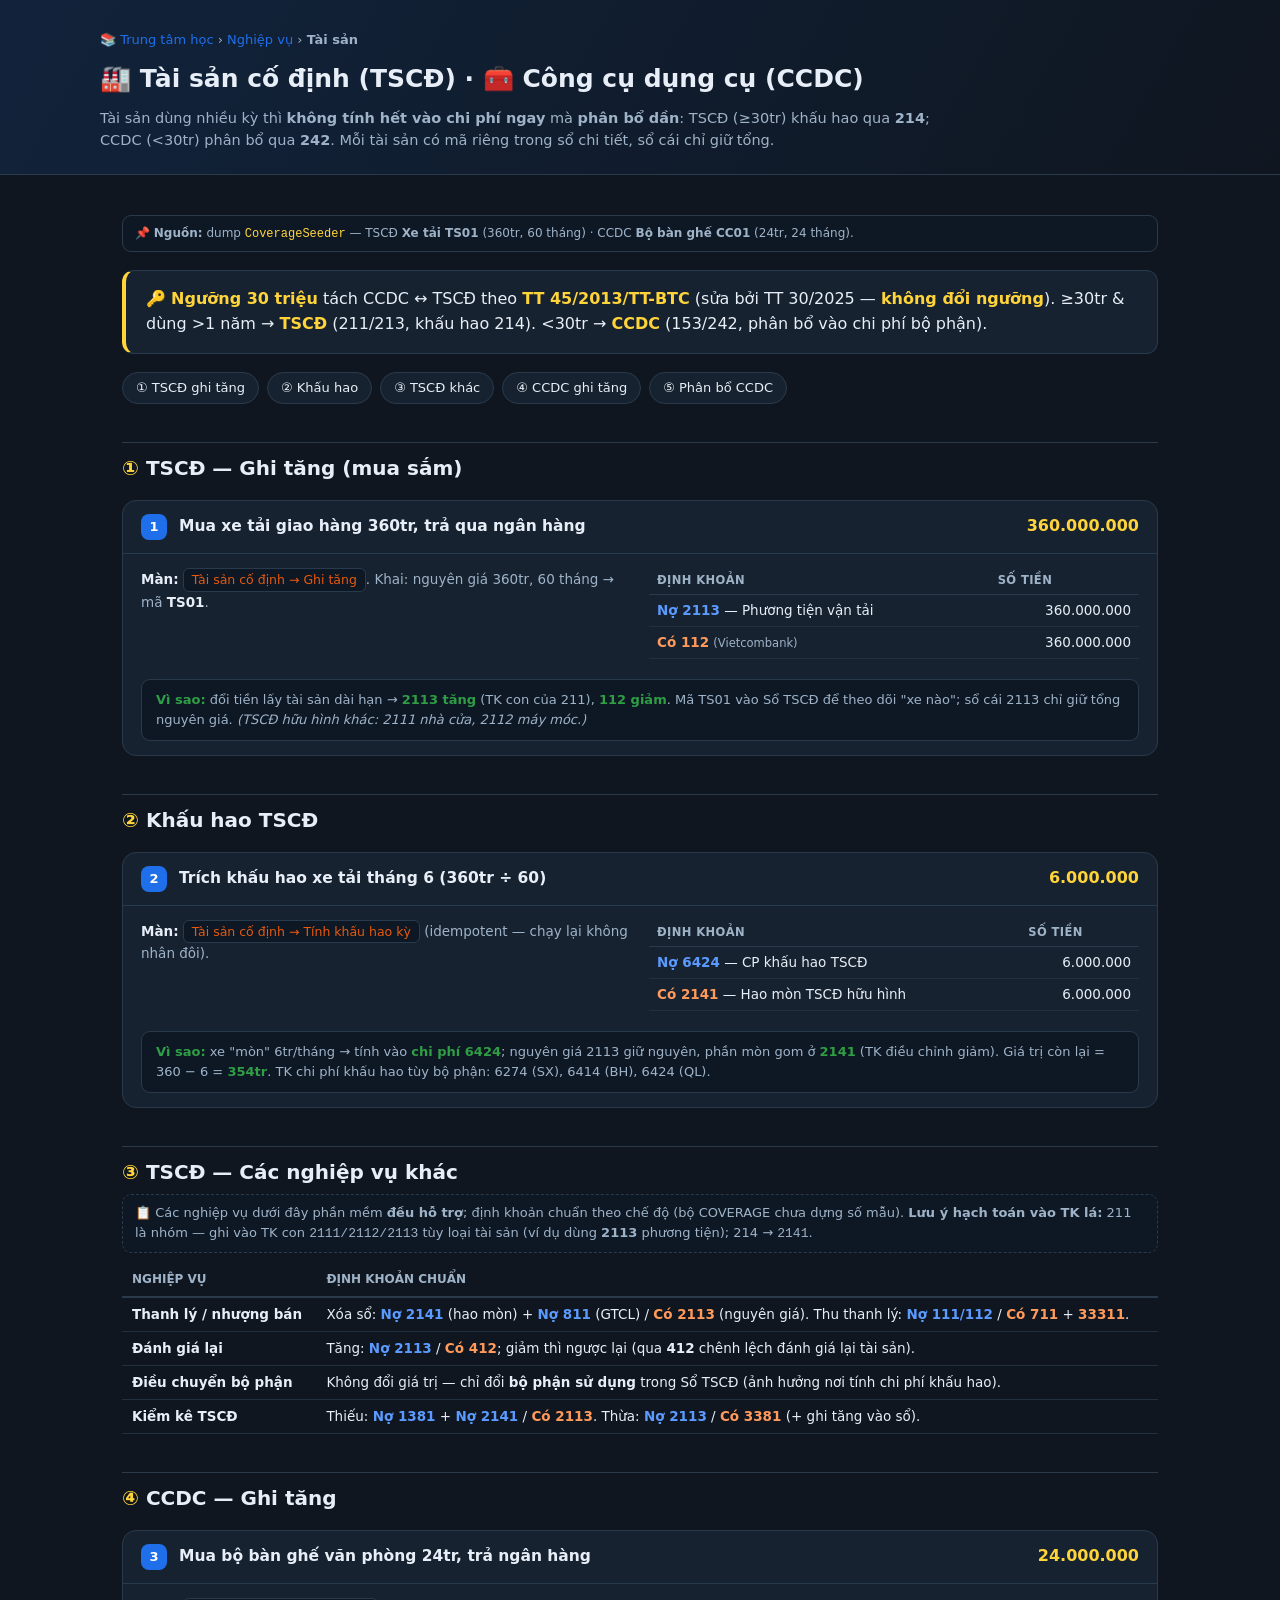
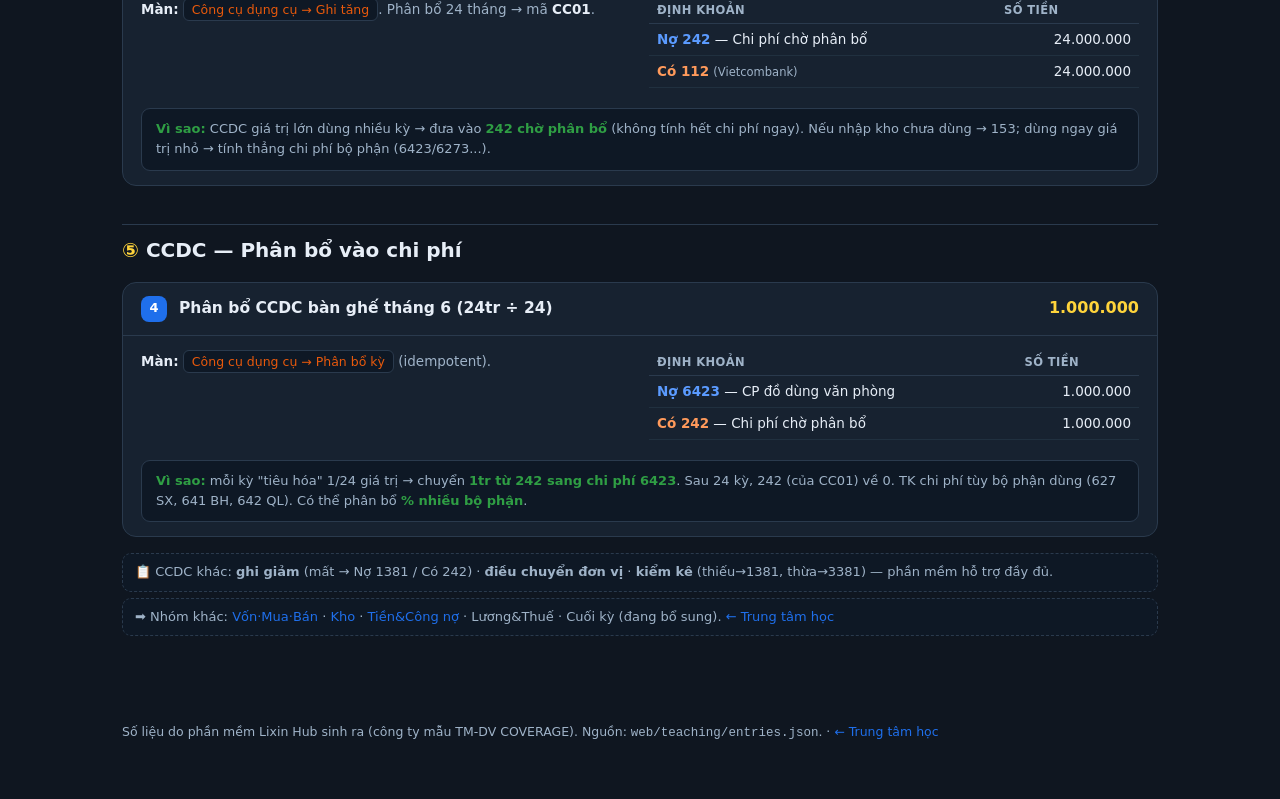
<file: nv-tai-san.html>
<!DOCTYPE html>
<html lang="vi">
<head>
<meta charset="UTF-8">
<meta name="viewport" content="width=device-width, initial-scale=1.0">
<title>Nghiệp vụ Tài sản — TSCĐ &amp; CCDC | Lixin Hub</title>
<link rel="stylesheet" href="teaching.css">
</head>
<body>
<div id="prog"></div>

<header>
  <div class="hwrap">
    <p class="crumb"><a href="index.html">📚 Trung tâm học</a> › <a href="nv-mua-ban.html">Nghiệp vụ</a> › <b>Tài sản</b></p>
    <h1>🏭 Tài sản cố định (TSCĐ) · 🧰 Công cụ dụng cụ (CCDC)</h1>
    <p>Tài sản dùng nhiều kỳ thì <b>không tính hết vào chi phí ngay</b> mà <b>phân bổ dần</b>: TSCĐ (≥30tr) khấu hao qua
    <b>214</b>; CCDC (&lt;30tr) phân bổ qua <b>242</b>. Mỗi tài sản có mã riêng trong sổ chi tiết, sổ cái chỉ giữ tổng.</p>
  </div>
</header>

<div class="wrap">
  <div class="src">📌 <b>Nguồn:</b> dump <code>CoverageSeeder</code> — TSCĐ <b>Xe tải TS01</b> (360tr, 60 tháng) · CCDC <b>Bộ bàn ghế CC01</b> (24tr, 24 tháng).</div>

  <div class="principle">
    🔑 <b>Ngưỡng 30 triệu</b> tách CCDC ↔ TSCĐ theo <b>TT 45/2013/TT-BTC</b> (sửa bởi TT 30/2025 — <b>không đổi ngưỡng</b>).
    ≥30tr &amp; dùng &gt;1 năm → <b>TSCĐ</b> (211/213, khấu hao 214). &lt;30tr → <b>CCDC</b> (153/242, phân bổ vào chi phí bộ phận).
  </div>

  <div class="toc">
    <a href="#ts-tang">① TSCĐ ghi tăng</a><a href="#ts-kh">② Khấu hao</a><a href="#ts-khac">③ TSCĐ khác</a>
    <a href="#cc-tang">④ CCDC ghi tăng</a><a href="#cc-pb">⑤ Phân bổ CCDC</a>
  </div>

  <h2 class="sec" id="ts-tang"><span class="n">①</span> TSCĐ — Ghi tăng (mua sắm)</h2>
  <div class="jx"><div class="head"><span class="num">1</span><span class="ttl">Mua xe tải giao hàng 360tr, trả qua ngân hàng</span><span class="amt">360.000.000</span></div>
    <div class="body"><div class="step"><b>Màn:</b> <span class="scr">Tài sản cố định → Ghi tăng</span>. Khai: nguyên giá 360tr, 60 tháng → mã <b>TS01</b>.</div>
      <table class="dk"><tr><th>Định khoản</th><th class="r">Số tiền</th></tr>
        <tr><td><span class="tkno">Nợ 2113</span> — Phương tiện vận tải</td><td class="r">360.000.000</td></tr>
        <tr><td><span class="tkco">Có 112</span> <span class="det">(Vietcombank)</span></td><td class="r">360.000.000</td></tr></table>
      <div class="why"><b>Vì sao:</b> đổi tiền lấy tài sản dài hạn → <b>2113 tăng</b> (TK con của 211), <b>112 giảm</b>. Mã TS01 vào Sổ TSCĐ
        để theo dõi "xe nào"; sổ cái 2113 chỉ giữ tổng nguyên giá. <i>(TSCĐ hữu hình khác: 2111 nhà cửa, 2112 máy móc.)</i></div></div></div>

  <h2 class="sec" id="ts-kh"><span class="n">②</span> Khấu hao TSCĐ</h2>
  <div class="jx"><div class="head"><span class="num">2</span><span class="ttl">Trích khấu hao xe tải tháng 6 (360tr ÷ 60)</span><span class="amt">6.000.000</span></div>
    <div class="body"><div class="step"><b>Màn:</b> <span class="scr">Tài sản cố định → Tính khấu hao kỳ</span> (idempotent — chạy lại không nhân đôi).</div>
      <table class="dk"><tr><th>Định khoản</th><th class="r">Số tiền</th></tr>
        <tr><td><span class="tkno">Nợ 6424</span> — CP khấu hao TSCĐ</td><td class="r">6.000.000</td></tr>
        <tr><td><span class="tkco">Có 2141</span> — Hao mòn TSCĐ hữu hình</td><td class="r">6.000.000</td></tr></table>
      <div class="why"><b>Vì sao:</b> xe "mòn" 6tr/tháng → tính vào <b>chi phí 6424</b>; nguyên giá 2113 giữ nguyên, phần mòn gom ở <b>2141</b>
        (TK điều chỉnh giảm). Giá trị còn lại = 360 − 6 = <b>354tr</b>. TK chi phí khấu hao tùy bộ phận: 6274 (SX), 6414 (BH), 6424 (QL).</div></div></div>

  <h2 class="sec" id="ts-khac"><span class="n">③</span> TSCĐ — Các nghiệp vụ khác</h2>
  <div class="note">📋 Các nghiệp vụ dưới đây phần mềm <b>đều hỗ trợ</b>; định khoản chuẩn theo chế độ (bộ COVERAGE chưa dựng số mẫu).
    <b>Lưu ý hạch toán vào TK lá:</b> 211 là nhóm — ghi vào TK con <code>2111/2112/2113</code> tùy loại tài sản (ví dụ dùng <b>2113</b> phương tiện); 214 → <code>2141</code>.</div>
  <table class="grid">
    <tr><th>Nghiệp vụ</th><th>Định khoản chuẩn</th></tr>
    <tr><td><b>Thanh lý / nhượng bán</b></td><td>Xóa sổ: <span class="tkno">Nợ 2141</span> (hao mòn) + <span class="tkno">Nợ 811</span> (GTCL) / <span class="tkco">Có 2113</span> (nguyên giá). Thu thanh lý: <span class="tkno">Nợ 111/112</span> / <span class="tkco">Có 711</span> + <span class="tkco">33311</span>.</td></tr>
    <tr><td><b>Đánh giá lại</b></td><td>Tăng: <span class="tkno">Nợ 2113</span> / <span class="tkco">Có 412</span>; giảm thì ngược lại (qua <b>412</b> chênh lệch đánh giá lại tài sản).</td></tr>
    <tr><td><b>Điều chuyển bộ phận</b></td><td>Không đổi giá trị — chỉ đổi <b>bộ phận sử dụng</b> trong Sổ TSCĐ (ảnh hưởng nơi tính chi phí khấu hao).</td></tr>
    <tr><td><b>Kiểm kê TSCĐ</b></td><td>Thiếu: <span class="tkno">Nợ 1381</span> + <span class="tkno">Nợ 2141</span> / <span class="tkco">Có 2113</span>. Thừa: <span class="tkno">Nợ 2113</span> / <span class="tkco">Có 3381</span> (+ ghi tăng vào sổ).</td></tr>
  </table>

  <h2 class="sec" id="cc-tang"><span class="n">④</span> CCDC — Ghi tăng</h2>
  <div class="jx"><div class="head"><span class="num">3</span><span class="ttl">Mua bộ bàn ghế văn phòng 24tr, trả ngân hàng</span><span class="amt">24.000.000</span></div>
    <div class="body"><div class="step"><b>Màn:</b> <span class="scr">Công cụ dụng cụ → Ghi tăng</span>. Phân bổ 24 tháng → mã <b>CC01</b>.</div>
      <table class="dk"><tr><th>Định khoản</th><th class="r">Số tiền</th></tr>
        <tr><td><span class="tkno">Nợ 242</span> — Chi phí chờ phân bổ</td><td class="r">24.000.000</td></tr>
        <tr><td><span class="tkco">Có 112</span> <span class="det">(Vietcombank)</span></td><td class="r">24.000.000</td></tr></table>
      <div class="why"><b>Vì sao:</b> CCDC giá trị lớn dùng nhiều kỳ → đưa vào <b>242 chờ phân bổ</b> (không tính hết chi phí ngay).
        Nếu nhập kho chưa dùng → 153; dùng ngay giá trị nhỏ → tính thẳng chi phí bộ phận (6423/6273...).</div></div></div>

  <h2 class="sec" id="cc-pb"><span class="n">⑤</span> CCDC — Phân bổ vào chi phí</h2>
  <div class="jx"><div class="head"><span class="num">4</span><span class="ttl">Phân bổ CCDC bàn ghế tháng 6 (24tr ÷ 24)</span><span class="amt">1.000.000</span></div>
    <div class="body"><div class="step"><b>Màn:</b> <span class="scr">Công cụ dụng cụ → Phân bổ kỳ</span> (idempotent).</div>
      <table class="dk"><tr><th>Định khoản</th><th class="r">Số tiền</th></tr>
        <tr><td><span class="tkno">Nợ 6423</span> — CP đồ dùng văn phòng</td><td class="r">1.000.000</td></tr>
        <tr><td><span class="tkco">Có 242</span> — Chi phí chờ phân bổ</td><td class="r">1.000.000</td></tr></table>
      <div class="why"><b>Vì sao:</b> mỗi kỳ "tiêu hóa" 1/24 giá trị → chuyển <b>1tr từ 242 sang chi phí 6423</b>. Sau 24 kỳ, 242 (của CC01) về 0.
        TK chi phí tùy bộ phận dùng (627 SX, 641 BH, 642 QL). Có thể phân bổ <b>% nhiều bộ phận</b>.</div></div></div>
  <div class="note">📋 CCDC khác: <b>ghi giảm</b> (mất → Nợ 1381 / Có 242) · <b>điều chuyển đơn vị</b> · <b>kiểm kê</b> (thiếu→1381, thừa→3381) — phần mềm hỗ trợ đầy đủ.</div>

  <div class="note">➡️ Nhóm khác: <a href="nv-mua-ban.html">Vốn·Mua·Bán</a> · <a href="nv-kho.html">Kho</a> · <a href="nv-tien-congno.html">Tiền&amp;Công nợ</a> · Lương&amp;Thuế · Cuối kỳ (đang bổ sung). <a href="index.html">← Trung tâm học</a></div>
</div>

<footer>Số liệu do phần mềm Lixin Hub sinh ra (công ty mẫu TM-DV COVERAGE). Nguồn: <code>web/teaching/entries.json</code>. · <a href="index.html">← Trung tâm học</a></footer>
<script>
(function(){
  var prog=document.getElementById('prog'), de=document.documentElement;
  addEventListener('scroll',function(){prog.style.width=(de.scrollTop/((de.scrollHeight-de.clientHeight)||1)*100)+'%';},{passive:true});
  if(matchMedia('(prefers-reduced-motion: reduce)').matches||!('IntersectionObserver'in window))return;
  document.querySelectorAll('.jx,.principle,.legend,.toc,.grid').forEach(function(e){e.classList.add('reveal');});
  var io=new IntersectionObserver(function(es){es.forEach(function(en){if(en.isIntersecting){en.target.classList.add('in');io.unobserve(en.target);}});},{threshold:.12,rootMargin:'0px 0px -6% 0px'});
  document.querySelectorAll('.reveal').forEach(function(t){io.observe(t);});
})();
</script>
</body>
</html>
</file>
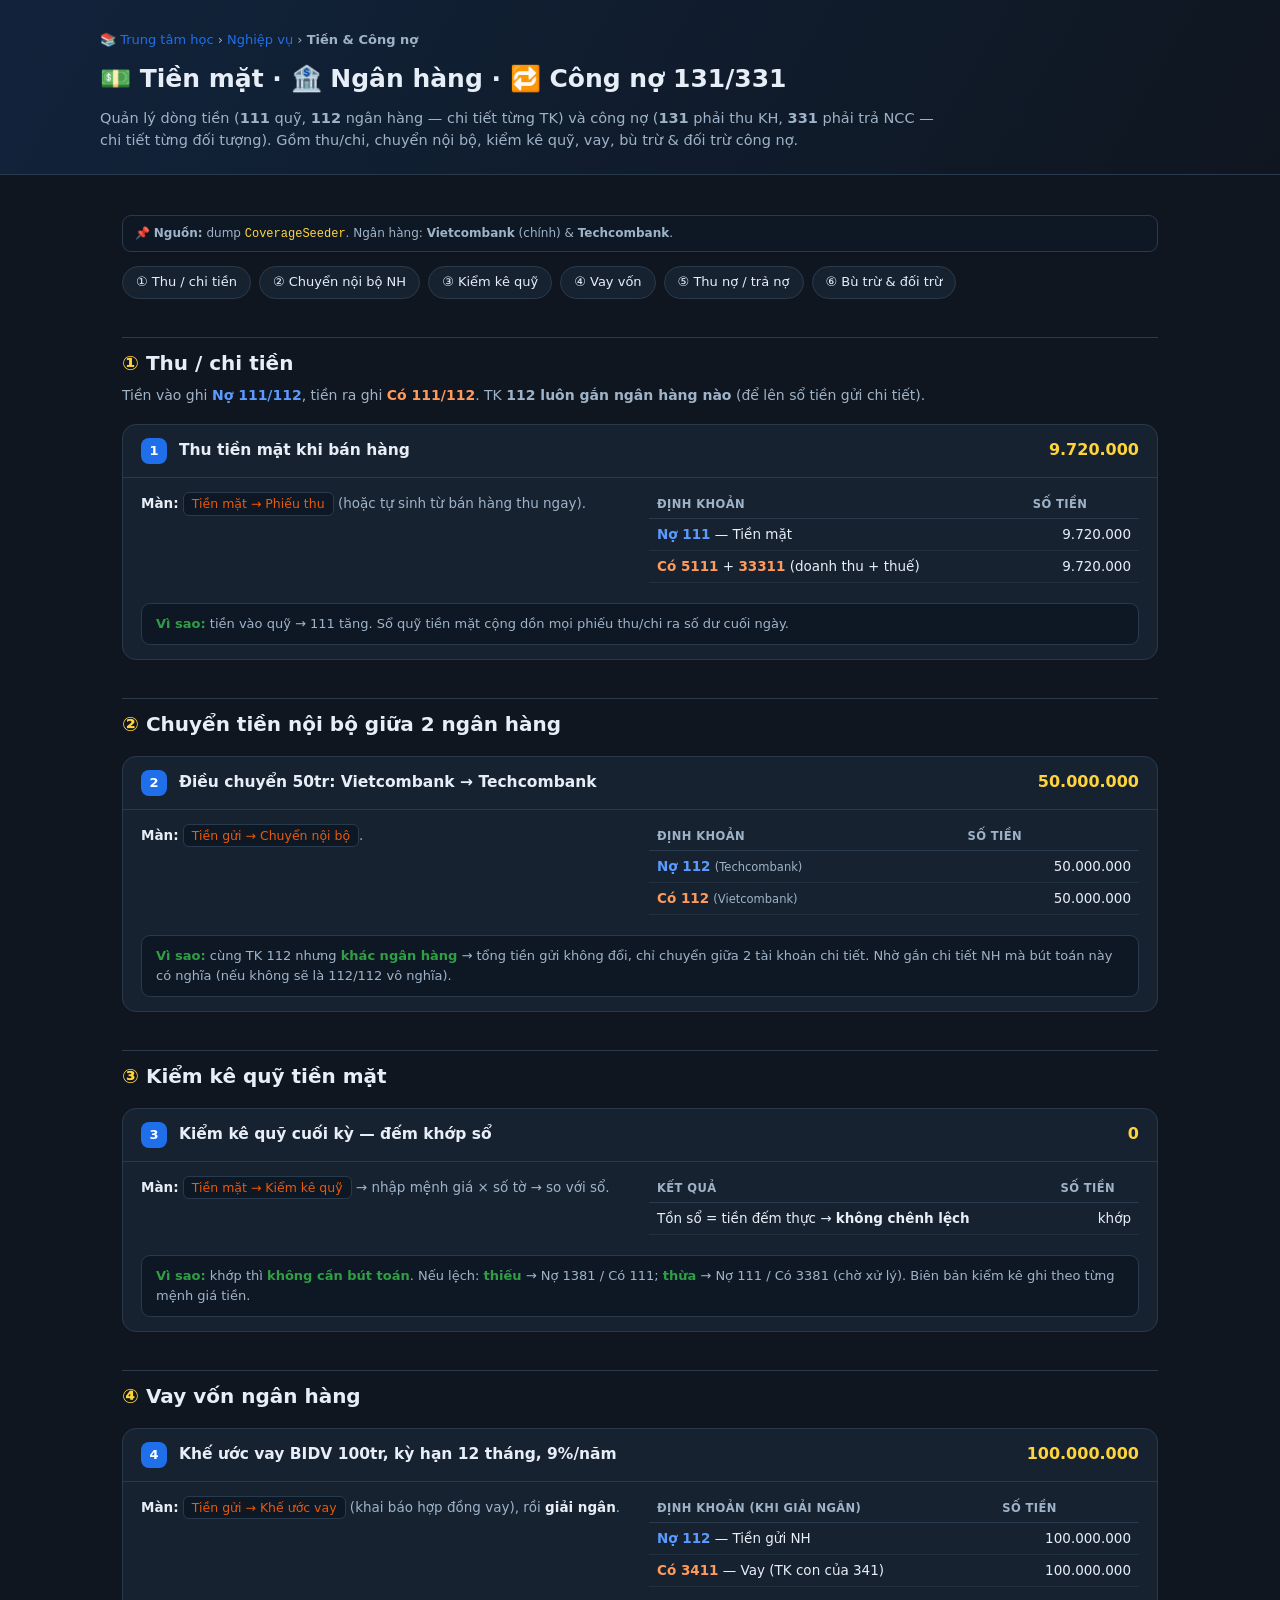
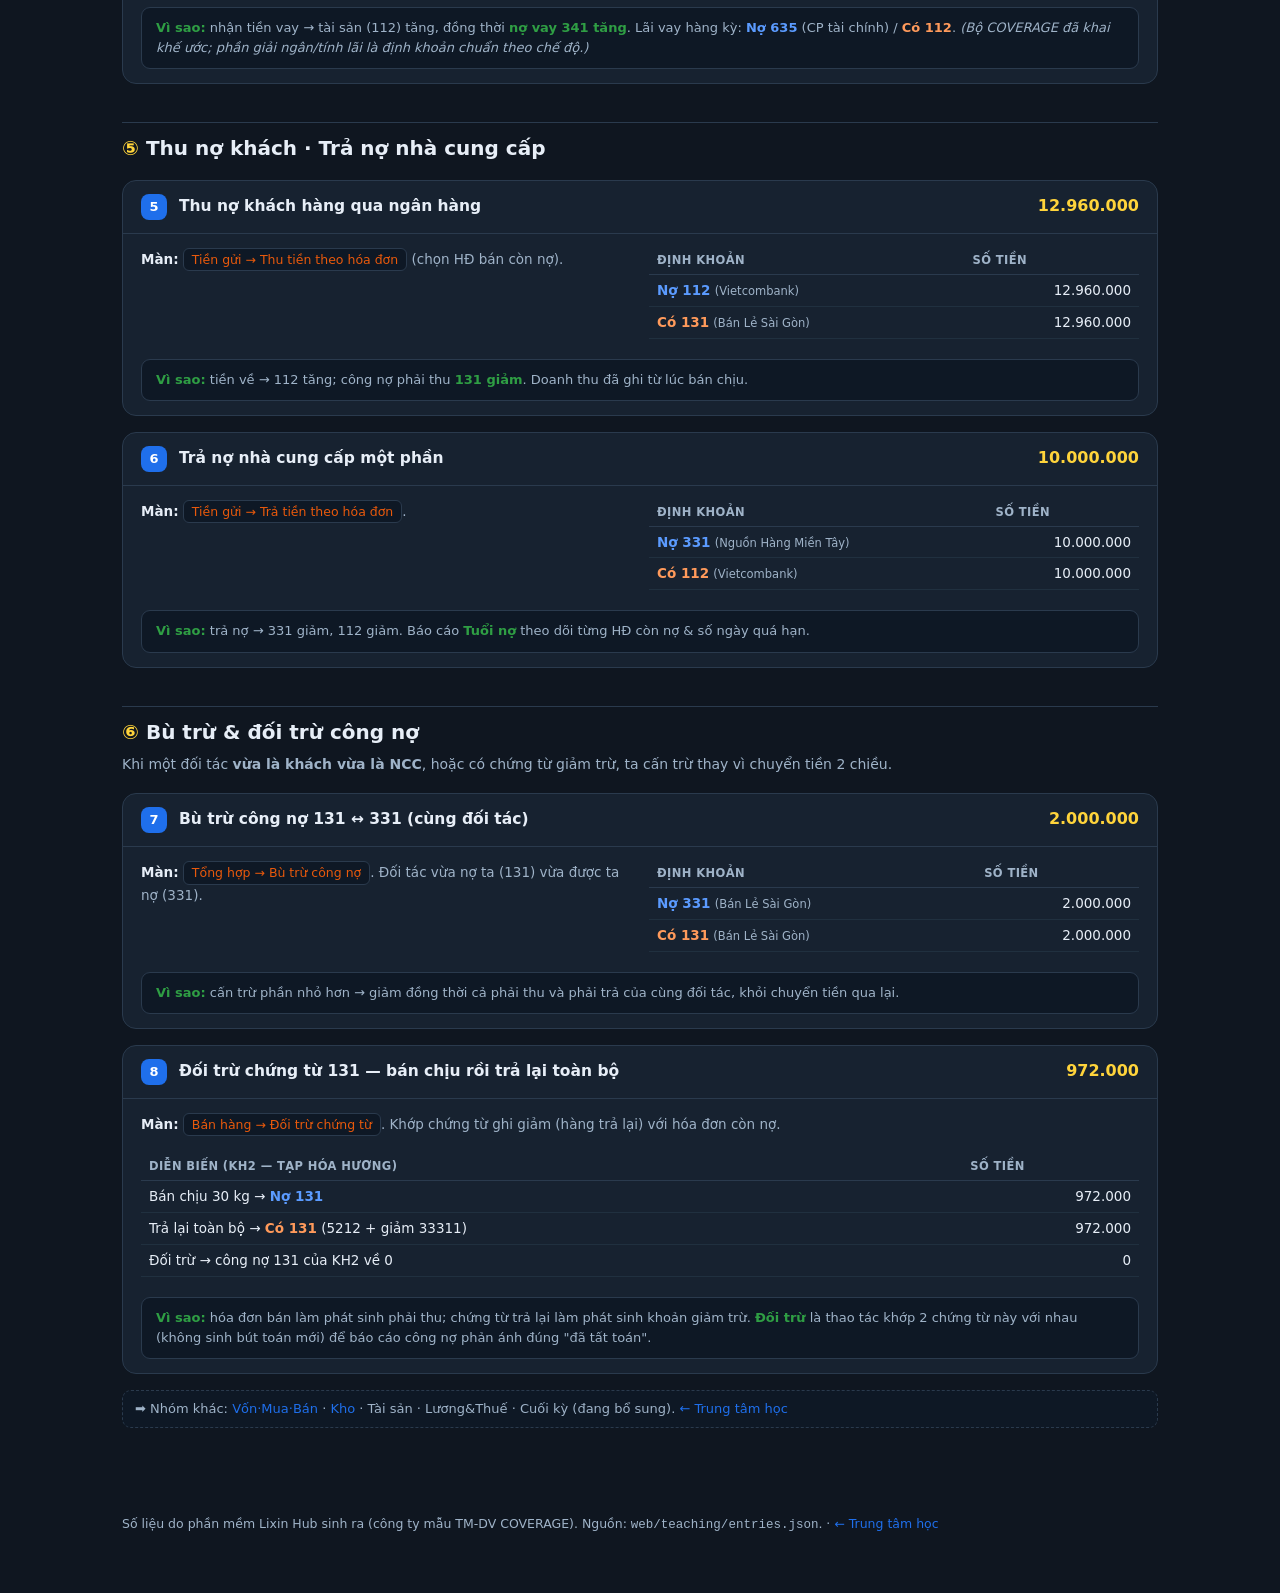
<file: nv-tien-congno.html>
<!DOCTYPE html>
<html lang="vi">
<head>
<meta charset="UTF-8">
<meta name="viewport" content="width=device-width, initial-scale=1.0">
<title>Nghiệp vụ Tiền &amp; Công nợ — thu chi, bù trừ, đối trừ | Lixin Hub</title>
<link rel="stylesheet" href="teaching.css">
</head>
<body>
<div id="prog"></div>

<header>
  <div class="hwrap">
    <p class="crumb"><a href="index.html">📚 Trung tâm học</a> › <a href="nv-mua-ban.html">Nghiệp vụ</a> › <b>Tiền &amp; Công nợ</b></p>
    <h1>💵 Tiền mặt · 🏦 Ngân hàng · 🔁 Công nợ 131/331</h1>
    <p>Quản lý dòng tiền (<b>111</b> quỹ, <b>112</b> ngân hàng — chi tiết từng TK) và công nợ
    (<b>131</b> phải thu KH, <b>331</b> phải trả NCC — chi tiết từng đối tượng). Gồm thu/chi, chuyển nội bộ,
    kiểm kê quỹ, vay, bù trừ &amp; đối trừ công nợ.</p>
  </div>
</header>

<div class="wrap">
  <div class="src">📌 <b>Nguồn:</b> dump <code>CoverageSeeder</code>. Ngân hàng: <b>Vietcombank</b> (chính) &amp; <b>Techcombank</b>.</div>

  <div class="toc">
    <a href="#tien">① Thu / chi tiền</a><a href="#chuyen">② Chuyển nội bộ NH</a><a href="#kk">③ Kiểm kê quỹ</a>
    <a href="#vay">④ Vay vốn</a><a href="#congno">⑤ Thu nợ / trả nợ</a><a href="#butru">⑥ Bù trừ &amp; đối trừ</a>
  </div>

  <h2 class="sec" id="tien"><span class="n">①</span> Thu / chi tiền</h2>
  <p class="lead">Tiền vào ghi <span class="tkno">Nợ 111/112</span>, tiền ra ghi <span class="tkco">Có 111/112</span>.
  TK <b>112 luôn gắn ngân hàng nào</b> (để lên sổ tiền gửi chi tiết).</p>

  <div class="jx"><div class="head"><span class="num">1</span><span class="ttl">Thu tiền mặt khi bán hàng</span><span class="amt">9.720.000</span></div>
    <div class="body"><div class="step"><b>Màn:</b> <span class="scr">Tiền mặt → Phiếu thu</span> (hoặc tự sinh từ bán hàng thu ngay).</div>
      <table class="dk"><tr><th>Định khoản</th><th class="r">Số tiền</th></tr>
        <tr><td><span class="tkno">Nợ 111</span> — Tiền mặt</td><td class="r">9.720.000</td></tr>
        <tr><td><span class="tkco">Có 5111</span> + <span class="tkco">33311</span> (doanh thu + thuế)</td><td class="r">9.720.000</td></tr></table>
      <div class="why"><b>Vì sao:</b> tiền vào quỹ → 111 tăng. Sổ quỹ tiền mặt cộng dồn mọi phiếu thu/chi ra số dư cuối ngày.</div></div></div>

  <h2 class="sec" id="chuyen"><span class="n">②</span> Chuyển tiền nội bộ giữa 2 ngân hàng</h2>
  <div class="jx"><div class="head"><span class="num">2</span><span class="ttl">Điều chuyển 50tr: Vietcombank → Techcombank</span><span class="amt">50.000.000</span></div>
    <div class="body"><div class="step"><b>Màn:</b> <span class="scr">Tiền gửi → Chuyển nội bộ</span>.</div>
      <table class="dk"><tr><th>Định khoản</th><th class="r">Số tiền</th></tr>
        <tr><td><span class="tkno">Nợ 112</span> <span class="det">(Techcombank)</span></td><td class="r">50.000.000</td></tr>
        <tr><td><span class="tkco">Có 112</span> <span class="det">(Vietcombank)</span></td><td class="r">50.000.000</td></tr></table>
      <div class="why"><b>Vì sao:</b> cùng TK 112 nhưng <b>khác ngân hàng</b> → tổng tiền gửi không đổi, chỉ chuyển giữa 2 tài khoản chi tiết.
        Nhờ gắn chi tiết NH mà bút toán này có nghĩa (nếu không sẽ là 112/112 vô nghĩa).</div></div></div>

  <h2 class="sec" id="kk"><span class="n">③</span> Kiểm kê quỹ tiền mặt</h2>
  <div class="jx"><div class="head"><span class="num">3</span><span class="ttl">Kiểm kê quỹ cuối kỳ — đếm khớp sổ</span><span class="amt">0</span></div>
    <div class="body"><div class="step"><b>Màn:</b> <span class="scr">Tiền mặt → Kiểm kê quỹ</span> → nhập mệnh giá × số tờ → so với sổ.</div>
      <table class="dk"><tr><th>Kết quả</th><th class="r">Số tiền</th></tr>
        <tr><td>Tồn sổ = tiền đếm thực → <b>không chênh lệch</b></td><td class="r">khớp</td></tr></table>
      <div class="why"><b>Vì sao:</b> khớp thì <b>không cần bút toán</b>. Nếu lệch: <b>thiếu</b> → Nợ 1381 / Có 111; <b>thừa</b> → Nợ 111 / Có 3381
        (chờ xử lý). Biên bản kiểm kê ghi theo từng mệnh giá tiền.</div></div></div>

  <h2 class="sec" id="vay"><span class="n">④</span> Vay vốn ngân hàng</h2>
  <div class="jx"><div class="head"><span class="num">4</span><span class="ttl">Khế ước vay BIDV 100tr, kỳ hạn 12 tháng, 9%/năm</span><span class="amt">100.000.000</span></div>
    <div class="body"><div class="step"><b>Màn:</b> <span class="scr">Tiền gửi → Khế ước vay</span> (khai báo hợp đồng vay), rồi <b>giải ngân</b>.</div>
      <table class="dk"><tr><th>Định khoản (khi giải ngân)</th><th class="r">Số tiền</th></tr>
        <tr><td><span class="tkno">Nợ 112</span> — Tiền gửi NH</td><td class="r">100.000.000</td></tr>
        <tr><td><span class="tkco">Có 3411</span> — Vay (TK con của 341)</td><td class="r">100.000.000</td></tr></table>
      <div class="why"><b>Vì sao:</b> nhận tiền vay → tài sản (112) tăng, đồng thời <b>nợ vay 341 tăng</b>. Lãi vay hàng kỳ:
        <span class="tkno">Nợ 635</span> (CP tài chính) / <span class="tkco">Có 112</span>.
        <i>(Bộ COVERAGE đã khai khế ước; phần giải ngân/tính lãi là định khoản chuẩn theo chế độ.)</i></div></div></div>

  <h2 class="sec" id="congno"><span class="n">⑤</span> Thu nợ khách · Trả nợ nhà cung cấp</h2>
  <div class="jx"><div class="head"><span class="num">5</span><span class="ttl">Thu nợ khách hàng qua ngân hàng</span><span class="amt">12.960.000</span></div>
    <div class="body"><div class="step"><b>Màn:</b> <span class="scr">Tiền gửi → Thu tiền theo hóa đơn</span> (chọn HĐ bán còn nợ).</div>
      <table class="dk"><tr><th>Định khoản</th><th class="r">Số tiền</th></tr>
        <tr><td><span class="tkno">Nợ 112</span> <span class="det">(Vietcombank)</span></td><td class="r">12.960.000</td></tr>
        <tr><td><span class="tkco">Có 131</span> <span class="det">(Bán Lẻ Sài Gòn)</span></td><td class="r">12.960.000</td></tr></table>
      <div class="why"><b>Vì sao:</b> tiền về → 112 tăng; công nợ phải thu <b>131 giảm</b>. Doanh thu đã ghi từ lúc bán chịu.</div></div></div>

  <div class="jx"><div class="head"><span class="num">6</span><span class="ttl">Trả nợ nhà cung cấp một phần</span><span class="amt">10.000.000</span></div>
    <div class="body"><div class="step"><b>Màn:</b> <span class="scr">Tiền gửi → Trả tiền theo hóa đơn</span>.</div>
      <table class="dk"><tr><th>Định khoản</th><th class="r">Số tiền</th></tr>
        <tr><td><span class="tkno">Nợ 331</span> <span class="det">(Nguồn Hàng Miền Tây)</span></td><td class="r">10.000.000</td></tr>
        <tr><td><span class="tkco">Có 112</span> <span class="det">(Vietcombank)</span></td><td class="r">10.000.000</td></tr></table>
      <div class="why"><b>Vì sao:</b> trả nợ → 331 giảm, 112 giảm. Báo cáo <b>Tuổi nợ</b> theo dõi từng HĐ còn nợ &amp; số ngày quá hạn.</div></div></div>

  <h2 class="sec" id="butru"><span class="n">⑥</span> Bù trừ &amp; đối trừ công nợ</h2>
  <p class="lead">Khi một đối tác <b>vừa là khách vừa là NCC</b>, hoặc có chứng từ giảm trừ, ta cấn trừ thay vì chuyển tiền 2 chiều.</p>

  <div class="jx"><div class="head"><span class="num">7</span><span class="ttl">Bù trừ công nợ 131 ↔ 331 (cùng đối tác)</span><span class="amt">2.000.000</span></div>
    <div class="body"><div class="step"><b>Màn:</b> <span class="scr">Tổng hợp → Bù trừ công nợ</span>. Đối tác vừa nợ ta (131) vừa được ta nợ (331).</div>
      <table class="dk"><tr><th>Định khoản</th><th class="r">Số tiền</th></tr>
        <tr><td><span class="tkno">Nợ 331</span> <span class="det">(Bán Lẻ Sài Gòn)</span></td><td class="r">2.000.000</td></tr>
        <tr><td><span class="tkco">Có 131</span> <span class="det">(Bán Lẻ Sài Gòn)</span></td><td class="r">2.000.000</td></tr></table>
      <div class="why"><b>Vì sao:</b> cấn trừ phần nhỏ hơn → giảm đồng thời cả phải thu và phải trả của cùng đối tác, khỏi chuyển tiền qua lại.</div></div></div>

  <div class="jx"><div class="head"><span class="num">8</span><span class="ttl">Đối trừ chứng từ 131 — bán chịu rồi trả lại toàn bộ</span><span class="amt">972.000</span></div>
    <div class="body" style="grid-template-columns:1fr"><div class="step"><b>Màn:</b> <span class="scr">Bán hàng → Đối trừ chứng từ</span>. Khớp chứng từ ghi giảm (hàng trả lại) với hóa đơn còn nợ.</div>
      <table class="dk"><tr><th>Diễn biến (KH2 — Tạp hóa Hương)</th><th class="r">Số tiền</th></tr>
        <tr><td>Bán chịu 30 kg → <span class="tkno">Nợ 131</span></td><td class="r">972.000</td></tr>
        <tr><td>Trả lại toàn bộ → <span class="tkco">Có 131</span> (5212 + giảm 33311)</td><td class="r">972.000</td></tr>
        <tr class="tot bal"><td>Đối trừ → công nợ 131 của KH2 về 0</td><td class="r">0</td></tr></table>
      <div class="why"><b>Vì sao:</b> hóa đơn bán làm phát sinh phải thu; chứng từ trả lại làm phát sinh khoản giảm trừ. <b>Đối trừ</b> là thao tác
        khớp 2 chứng từ này với nhau (không sinh bút toán mới) để báo cáo công nợ phản ánh đúng "đã tất toán".</div></div></div>

  <div class="note">➡️ Nhóm khác: <a href="nv-mua-ban.html">Vốn·Mua·Bán</a> · <a href="nv-kho.html">Kho</a> · Tài sản · Lương&amp;Thuế · Cuối kỳ (đang bổ sung). <a href="index.html">← Trung tâm học</a></div>
</div>

<footer>Số liệu do phần mềm Lixin Hub sinh ra (công ty mẫu TM-DV COVERAGE). Nguồn: <code>web/teaching/entries.json</code>. · <a href="index.html">← Trung tâm học</a></footer>
<script>
(function(){
  var prog=document.getElementById('prog'), de=document.documentElement;
  addEventListener('scroll',function(){prog.style.width=(de.scrollTop/((de.scrollHeight-de.clientHeight)||1)*100)+'%';},{passive:true});
  if(matchMedia('(prefers-reduced-motion: reduce)').matches||!('IntersectionObserver'in window))return;
  document.querySelectorAll('.jx,.principle,.legend,.toc,.grid').forEach(function(e){e.classList.add('reveal');});
  var io=new IntersectionObserver(function(es){es.forEach(function(en){if(en.isIntersecting){en.target.classList.add('in');io.unobserve(en.target);}});},{threshold:.12,rootMargin:'0px 0px -6% 0px'});
  document.querySelectorAll('.reveal').forEach(function(t){io.observe(t);});
})();
</script>
</body>
</html>
</file>
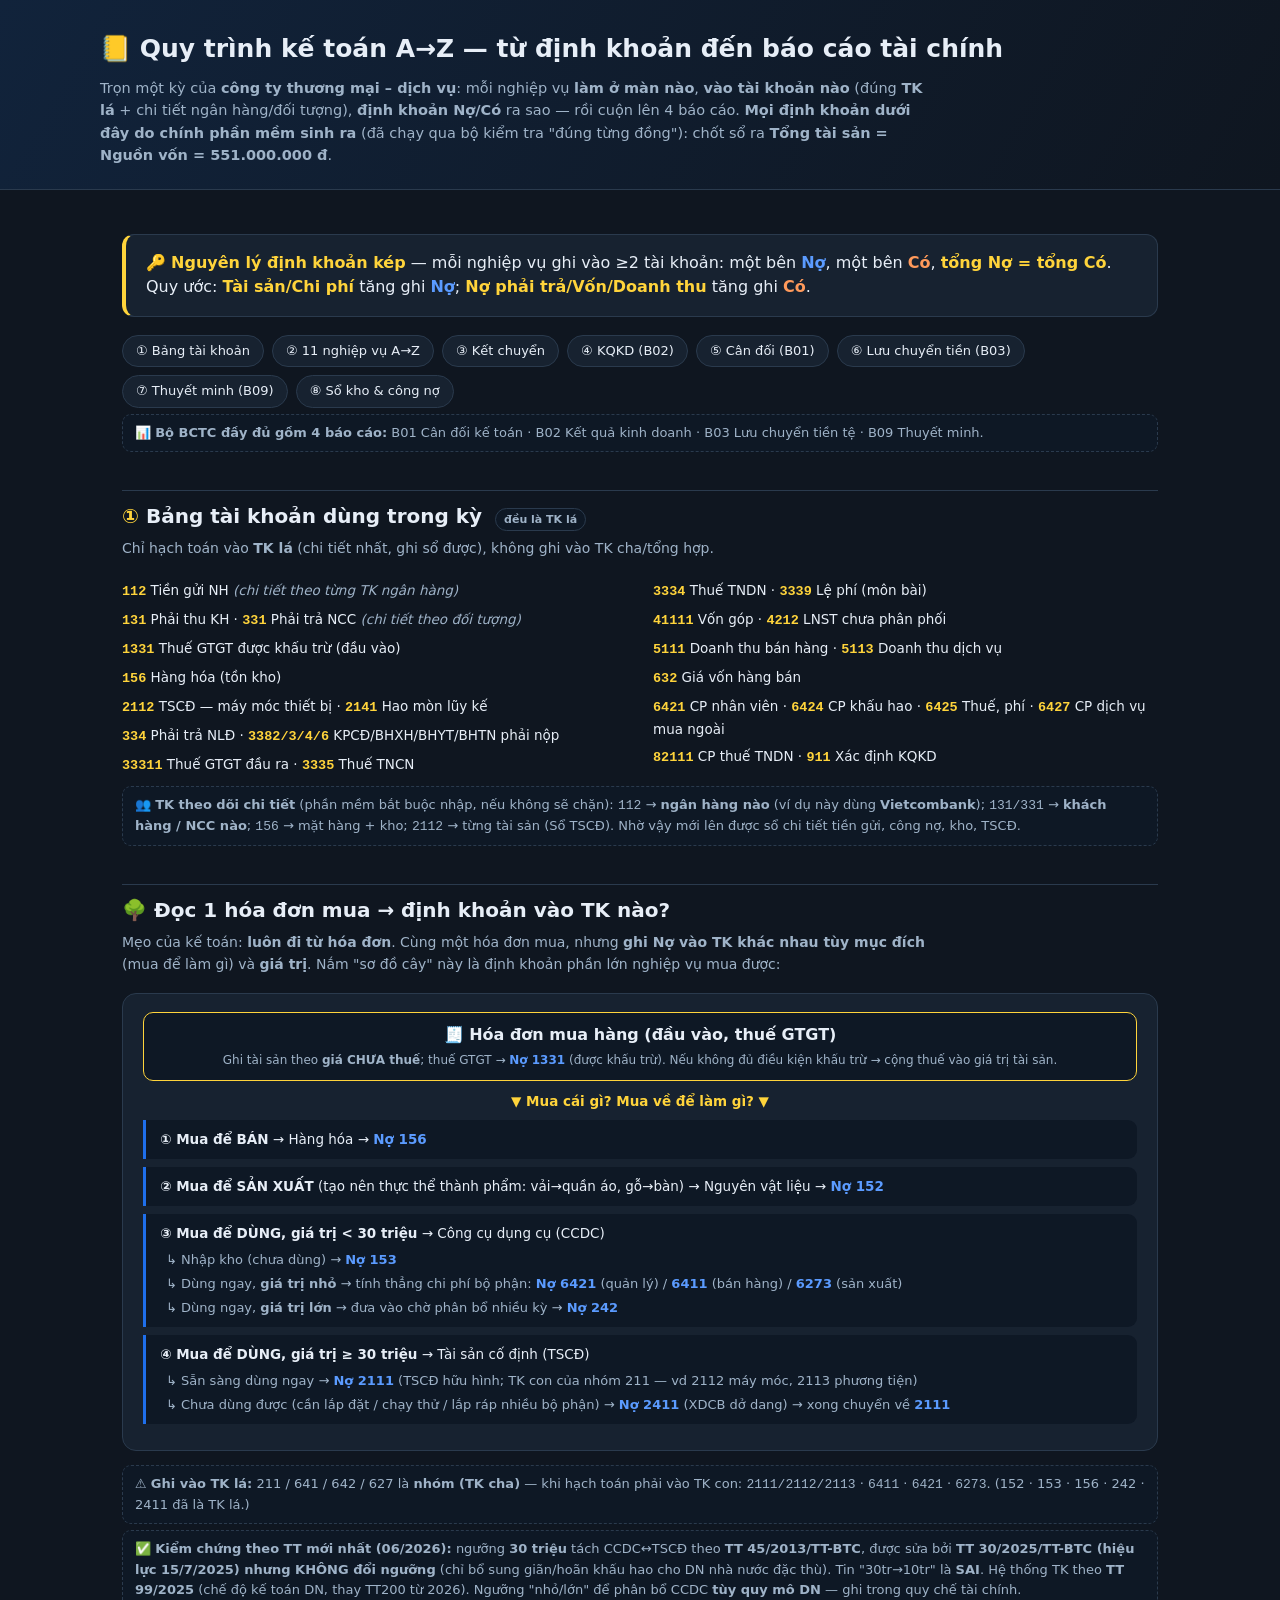
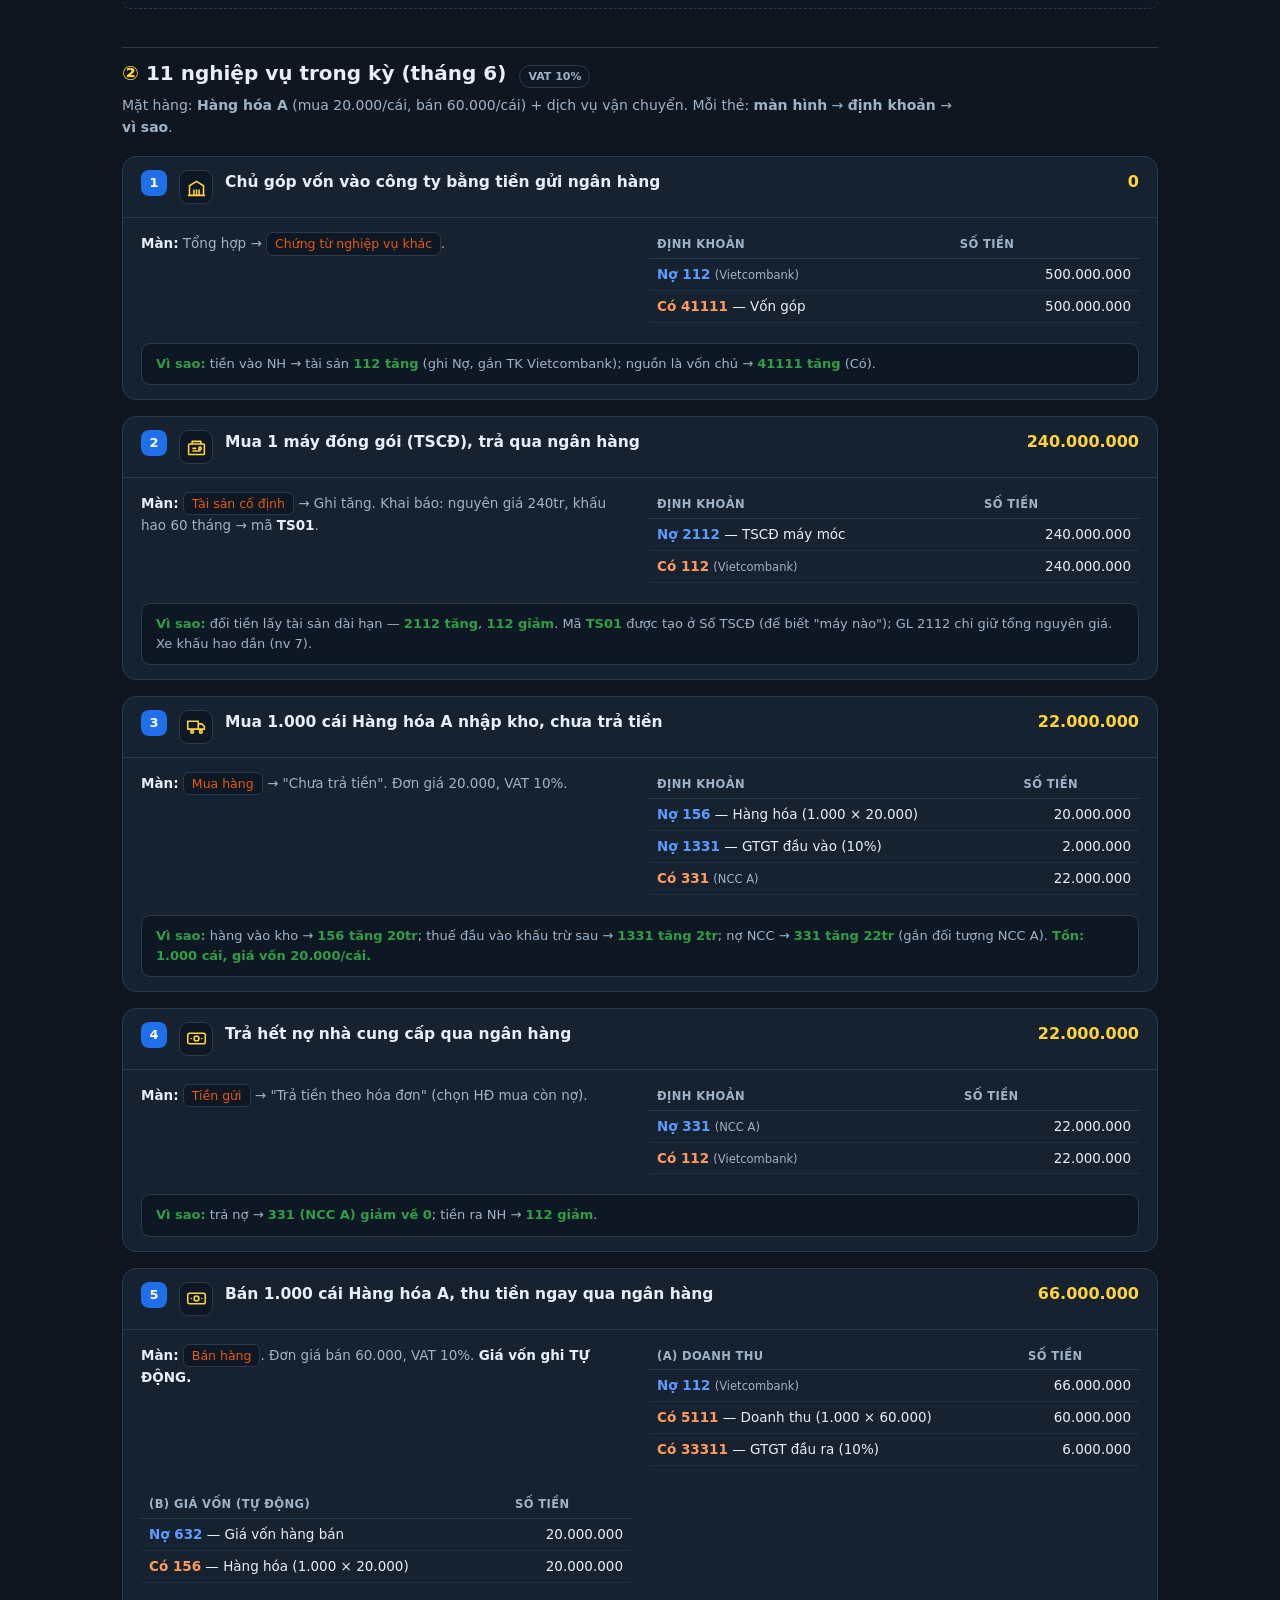
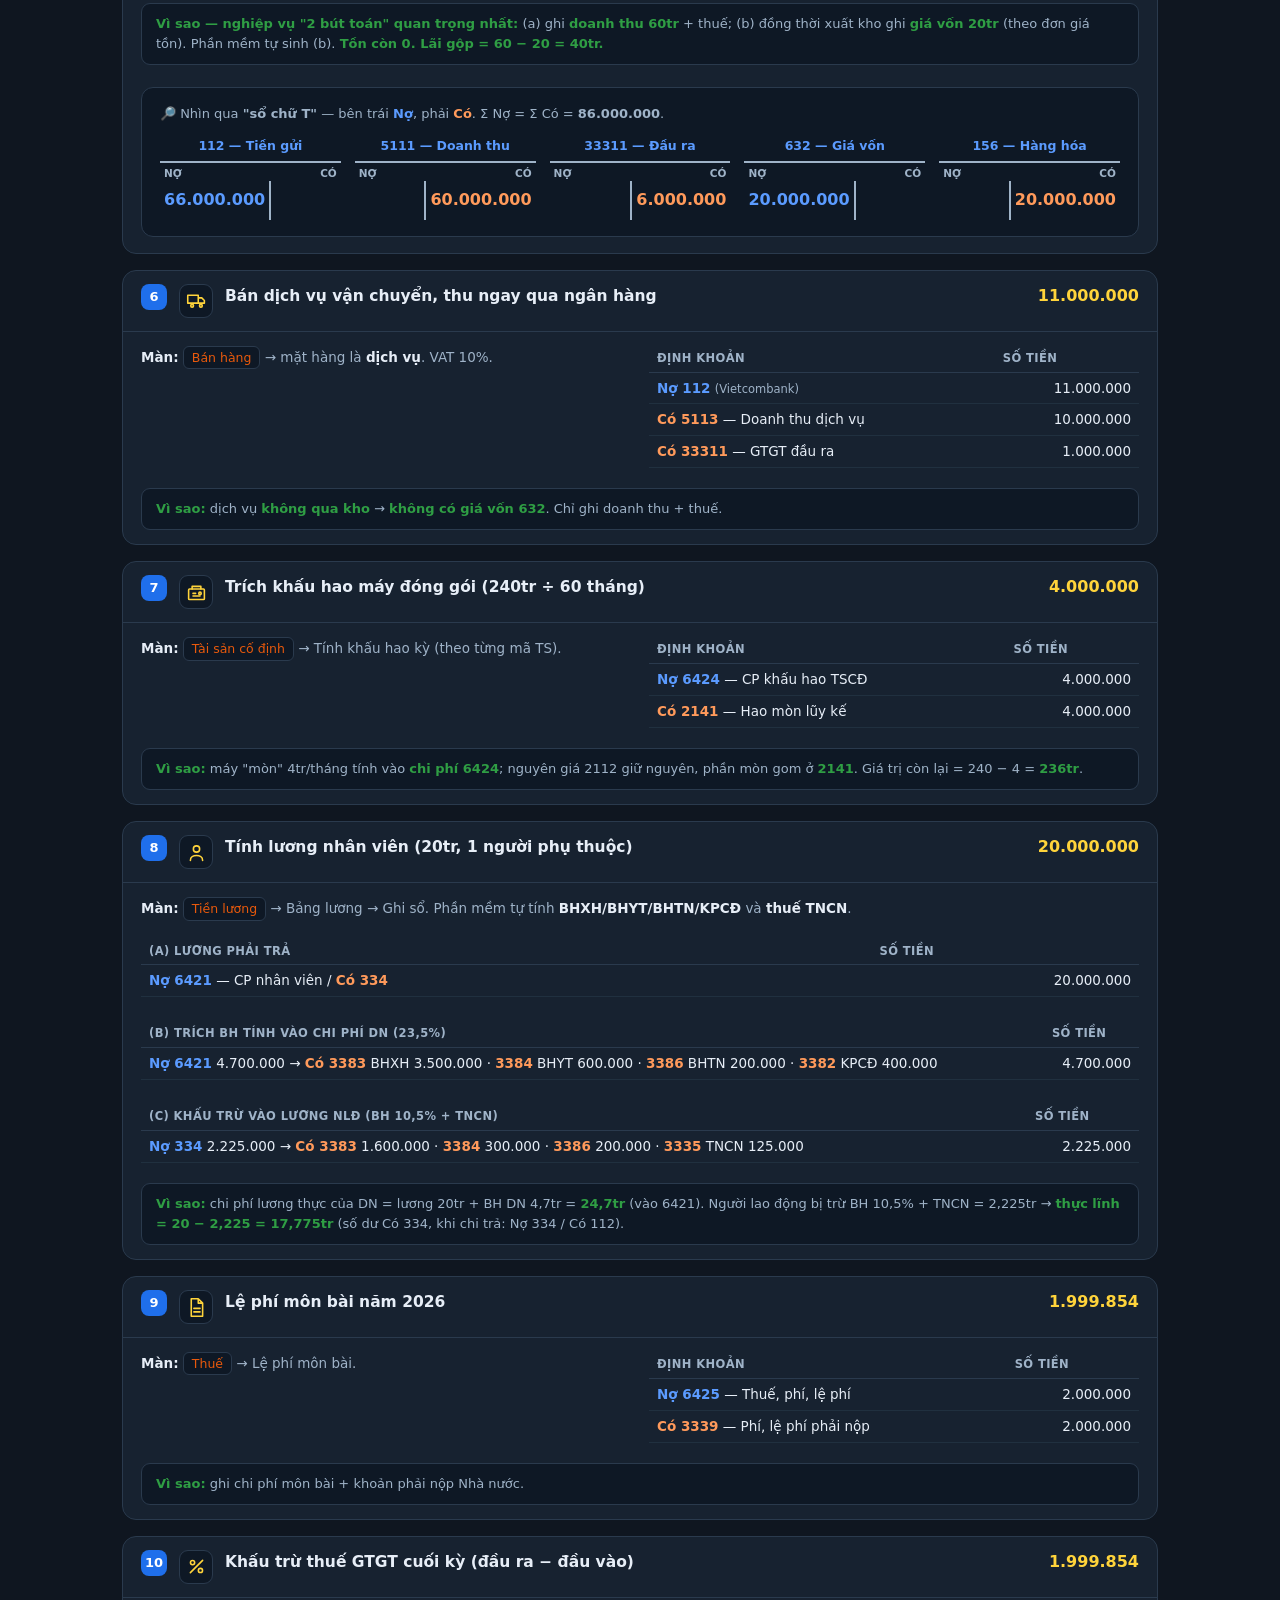
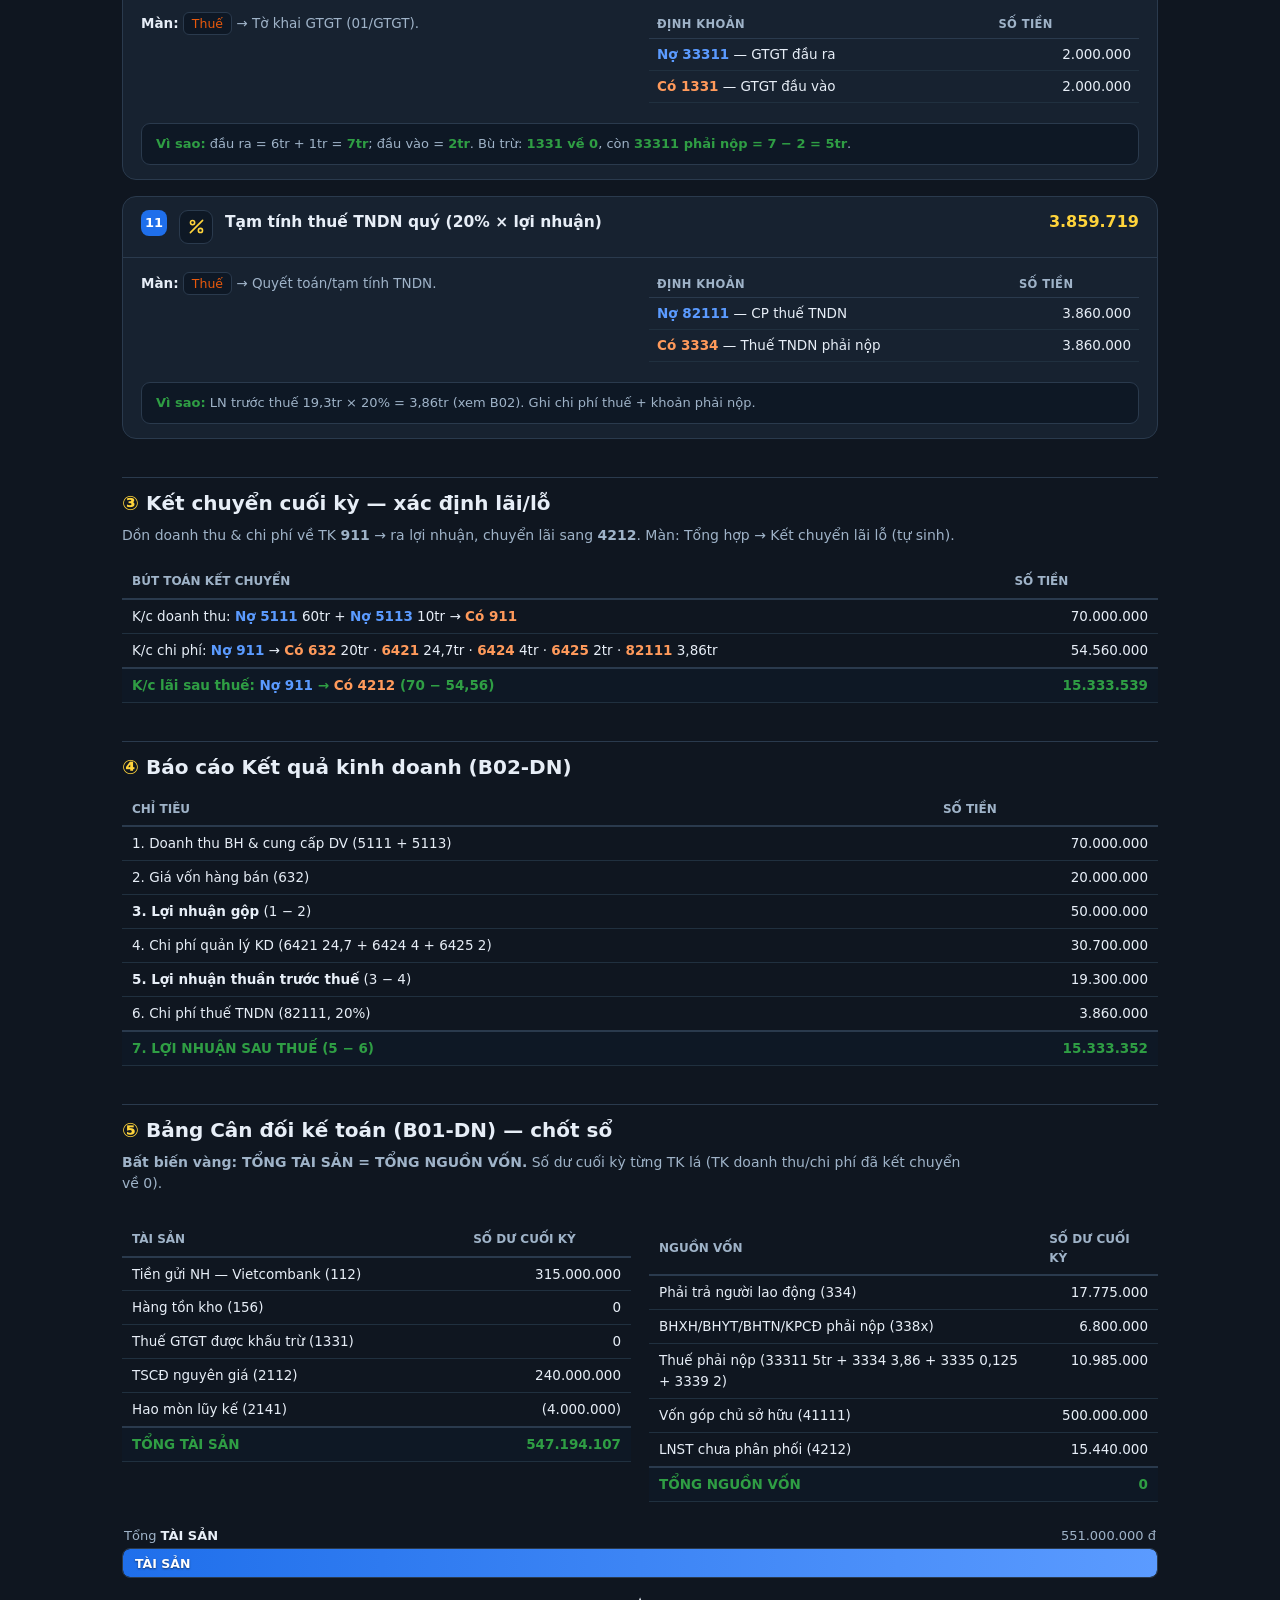
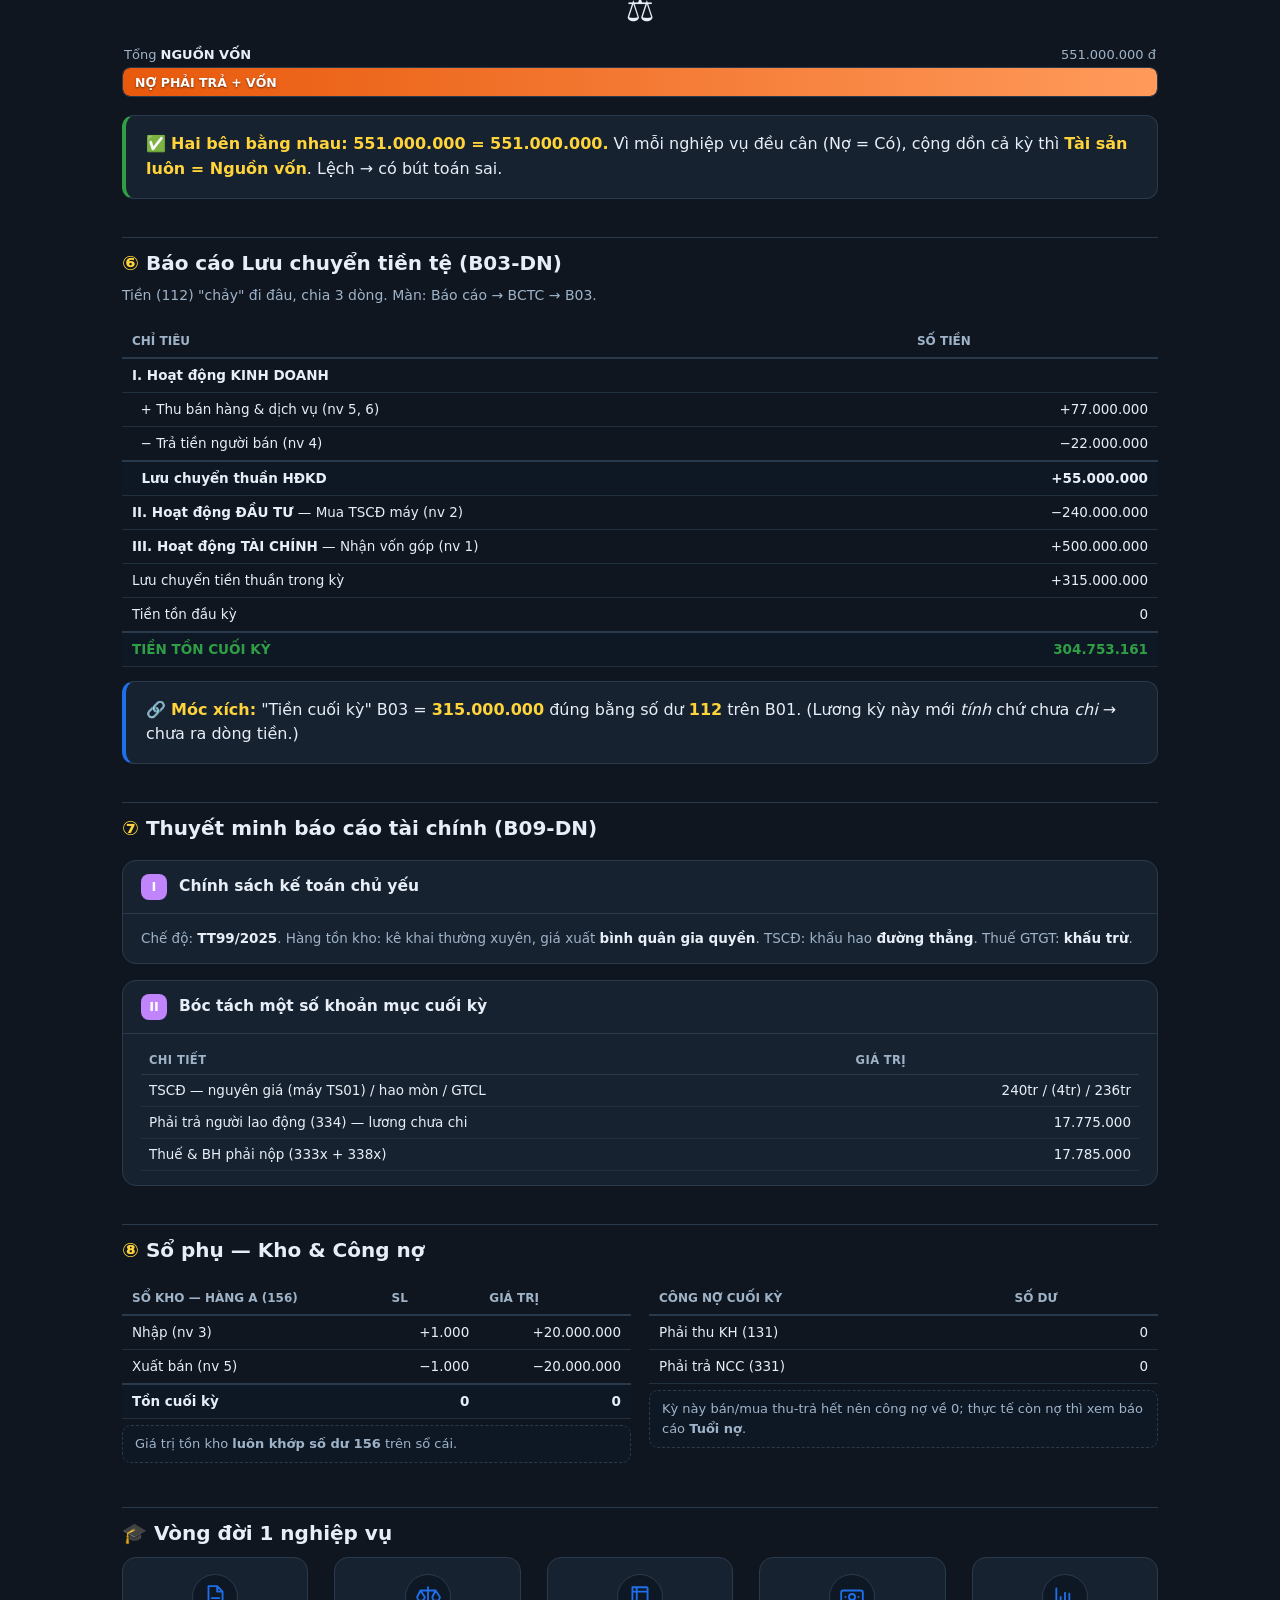
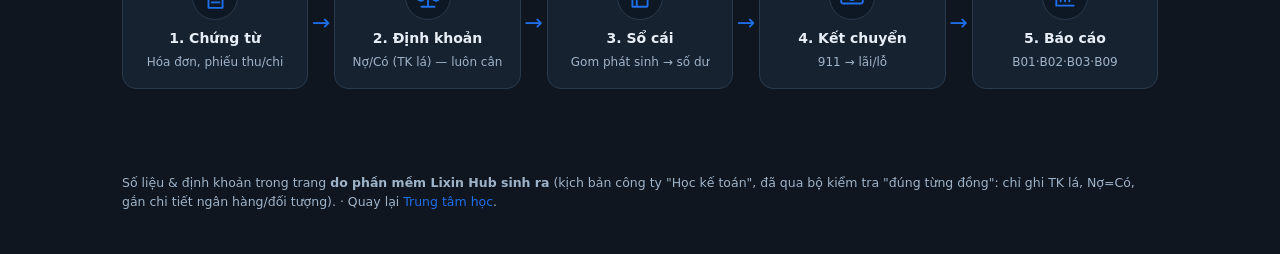
<file: quy-trinh-ke-toan.html>
<!DOCTYPE html>
<html lang="vi">
<head>
<meta charset="UTF-8">
<meta name="viewport" content="width=device-width, initial-scale=1.0">
<title>Quy trình kế toán A→Z — học định khoản tới báo cáo | Lixin Hub</title>
<style>
  :root{
    --bg:#0f1620; --panel:#172230; --line:#2a3a4d; --txt:#e7eef7; --mut:#9fb3c8;
    --no:#1f6feb; --co:#e8590c; --ok:#2f9e44; --gold:#ffd43b; --pur:#c084fc;
  }
  *{box-sizing:border-box}
  body{margin:0;font-family:'Segoe UI',system-ui,sans-serif;background:var(--bg);color:var(--txt);line-height:1.55}
  a{color:var(--no);text-decoration:none} a:hover{text-decoration:underline}
  header{padding:30px 22px 22px;background:linear-gradient(120deg,#11233b,#0f1620);border-bottom:1px solid var(--line)}
  .hwrap,.wrap{max-width:1080px;margin:0 auto}
  header h1{margin:0;font-size:25px} header p{margin:8px 0 0;color:var(--mut);font-size:14.5px;max-width:840px}
  .wrap{padding:26px 22px 70px}
  h2.sec{font-size:20px;margin:38px 0 6px;padding-top:10px;border-top:1px solid var(--line)}
  h2.sec .n{color:var(--gold)}
  .lead{color:var(--mut);font-size:14px;margin:0 0 18px;max-width:840px}
  .principle{background:var(--panel);border:1px solid var(--line);border-left:4px solid var(--gold);border-radius:12px;padding:16px 20px;margin:18px 0}
  .principle b{color:var(--gold)}
  .jx{background:var(--panel);border:1px solid var(--line);border-radius:14px;padding:0;margin:16px 0;overflow:hidden;transition:transform .16s,border-color .16s,box-shadow .16s}
  .jx:hover{transform:translateY(-3px);border-color:var(--no);box-shadow:0 12px 30px rgba(0,0,0,.45)}
  .jx .head{padding:13px 18px;border-bottom:1px solid var(--line);display:flex;gap:12px;align-items:flex-start;flex-wrap:wrap}
  .jx .num{background:var(--no);color:#fff;font-weight:700;border-radius:8px;min-width:26px;height:26px;display:flex;align-items:center;justify-content:center;font-size:13px}
  .jx .ttl{font-weight:700;font-size:15.5px;flex:1;min-width:240px}
  .jx .amt{color:var(--gold);font-weight:700;white-space:nowrap}
  .jx .body{padding:14px 18px;display:grid;grid-template-columns:1fr 1fr;gap:18px}
  @media(max-width:720px){.jx .body{grid-template-columns:1fr}}
  .step{font-size:13.5px;color:var(--mut)}
  .step b{color:var(--txt)} .step .scr{display:inline-block;background:#0e1825;border:1px solid var(--line);border-radius:6px;padding:1px 8px;color:var(--co);font-size:12.5px}
  table.dk{width:100%;border-collapse:collapse;font-size:13.5px}
  table.dk th{text-align:left;color:var(--mut);font-weight:600;font-size:11.5px;text-transform:uppercase;letter-spacing:.4px;padding:4px 8px;border-bottom:1px solid var(--line)}
  table.dk td{padding:5px 8px;border-bottom:1px solid #20303f}
  table.dk td.r{text-align:right;font-variant-numeric:tabular-nums}
  .tkno{color:#5b9bff;font-weight:700} .tkco{color:#ff9a5b;font-weight:700} .det{color:var(--mut);font-size:11.5px}
  .why{grid-column:1/-1;font-size:13px;color:var(--mut);background:#0e1825;border:1px solid var(--line);border-radius:9px;padding:10px 14px;margin-top:2px}
  .why b{color:var(--ok)}
  .note{font-size:13px;color:var(--mut);background:#0e1825;border:1px dashed var(--line);border-radius:9px;padding:8px 12px;margin:6px 0}
  table.grid{width:100%;border-collapse:collapse;font-size:13.5px;margin:10px 0 4px}
  table.grid th{text-align:left;color:var(--mut);padding:7px 10px;border-bottom:2px solid var(--line);font-size:12px;text-transform:uppercase}
  table.grid td{padding:6px 10px;border-bottom:1px solid #20303f;vertical-align:top}
  table.grid td.r{text-align:right;font-variant-numeric:tabular-nums}
  table.grid tr.tot td{font-weight:700;border-top:2px solid var(--line);background:#0e1825}
  table.grid tr.tot.bal td{color:var(--ok)}
  .pill{display:inline-block;font-size:11px;padding:2px 8px;border-radius:20px;border:1px solid var(--line);color:var(--mut);background:#0e1825;margin-left:6px}
  .legend{columns:2;column-gap:26px} @media(max-width:680px){.legend{columns:1}}
  .legend div{break-inside:avoid;font-size:13.5px;padding:3px 0} .legend code{color:var(--gold);font-weight:700} .legend i{color:var(--mut)}
  footer{max-width:1080px;margin:0 auto;padding:10px 22px 60px;color:var(--mut);font-size:12.5px}
  .toc{display:flex;flex-wrap:wrap;gap:8px;margin:14px 0 4px}
  .toc a{background:var(--panel);border:1px solid var(--line);border-radius:20px;padding:5px 13px;font-size:13px;color:var(--txt)}
  .toc a:hover{border-color:var(--no);text-decoration:none}
  #prog{position:fixed;top:0;left:0;height:3px;width:0;background:linear-gradient(90deg,var(--gold),var(--no));z-index:60;box-shadow:0 0 8px rgba(31,111,235,.6)}
  .balwrap{margin:20px 0 4px} .balwrap .lbl{font-size:13px;color:var(--mut);display:flex;justify-content:space-between;margin:2px}
  .balwrap .lbl b{color:var(--txt)}
  .bar{height:30px;border-radius:8px;background:#0e1825;border:1px solid var(--line);overflow:hidden;position:relative}
  .bar > i{display:block;height:100%;width:0;border-radius:7px}
  .bar.ts > i{background:linear-gradient(90deg,#1f6feb,#5b9bff)} .bar.nv > i{background:linear-gradient(90deg,#e8590c,#ff9a5b)}
  .bar > span{position:absolute;left:12px;top:0;line-height:30px;font-size:12.5px;font-weight:700;color:#fff;text-shadow:0 1px 2px rgba(0,0,0,.5)}
  .scale{text-align:center;font-size:32px;margin:8px 0;display:inline-block;width:100%}
  @media (prefers-reduced-motion: no-preference){
    .reveal{opacity:0;transform:translateY(18px);transition:opacity .6s,transform .6s} .reveal.in{opacity:1;transform:none}
    .bar > i{transition:width 1.15s cubic-bezier(.34,1.2,.5,1)} .bar.in > i{width:100%}
    .scale.in{animation:tip 1.3s ease} @keyframes tip{0%{transform:rotate(0)}20%{transform:rotate(-10deg)}45%{transform:rotate(8deg)}70%{transform:rotate(-3deg)}100%{transform:rotate(0)}}
    .cstep .ci{transition:transform .2s} .cstep:hover .ci{transform:scale(1.12)}
  }
  @media (prefers-reduced-motion: reduce){ .bar > i{width:100%} }
  .cic{width:34px;height:34px;flex:0 0 34px;border-radius:9px;background:#0e1825;border:1px solid var(--line);display:flex;align-items:center;justify-content:center;color:var(--gold)}
  .cic svg{width:21px;height:21px;stroke:currentColor;stroke-width:1.8;fill:none;stroke-linecap:round;stroke-linejoin:round}
  .tbox{background:#0e1825;border:1px solid var(--line);border-radius:12px;padding:16px 18px;margin:4px 0 2px}
  .tbox .cap{font-size:13px;color:var(--mut);margin-bottom:12px}
  .trow{display:flex;gap:14px;flex-wrap:wrap} .tacc{flex:1;min-width:140px}
  .tacc .tn{text-align:center;font-weight:700;font-size:12.5px;padding-bottom:5px;border-bottom:2px solid var(--mut)}
  .tacc .hd{display:flex;justify-content:space-between;font-size:10.5px;color:var(--mut);text-transform:uppercase;padding:2px 4px 0}
  .tacc .tg{display:grid;grid-template-columns:1fr 1fr;min-height:38px}
  .tacc .tg .l{border-right:2px solid var(--mut);text-align:center;padding:7px 4px;font-variant-numeric:tabular-nums}
  .tacc .tg .r{text-align:center;padding:7px 4px;font-variant-numeric:tabular-nums}
  .tacc .tg .l.on{color:#5b9bff;font-weight:700} .tacc .tg .r.on{color:#ff9a5b;font-weight:700}
  .cycle{display:flex;align-items:stretch;flex-wrap:wrap;margin:8px 0 4px}
  .cstep{flex:1;min-width:150px;background:var(--panel);border:1px solid var(--line);border-radius:14px;padding:16px;text-align:center}
  .cstep .ci{width:46px;height:46px;margin:0 auto 8px;border-radius:50%;background:#0e1825;border:1px solid var(--line);display:flex;align-items:center;justify-content:center;color:var(--no)}
  .cstep .ci svg{width:26px;height:26px;stroke:currentColor;stroke-width:1.7;fill:none;stroke-linecap:round;stroke-linejoin:round}
  .cstep h4{margin:0 0 3px;font-size:14px} .cstep p{margin:0;font-size:12px;color:var(--mut)}
  .carr{display:flex;align-items:center;justify-content:center;color:var(--no);font-size:22px;padding:0 4px}
  @media(max-width:760px){.carr{transform:rotate(90deg);padding:6px 0}.cstep{min-width:100%}}
  /* sơ đồ cây phân loại hóa đơn mua */
  .tree{background:var(--panel);border:1px solid var(--line);border-radius:14px;padding:18px 20px;margin:14px 0}
  .troot{text-align:center;background:#0e1825;border:1px solid var(--gold);border-radius:10px;padding:10px 14px;font-weight:700}
  .troot small{display:block;color:var(--mut);font-weight:400;font-size:12px;margin-top:3px}
  .tq{text-align:center;color:var(--gold);font-weight:600;margin:10px 0 4px;font-size:13.5px}
  .tb{border-left:3px solid var(--no);background:#0e1825;border-radius:0 9px 9px 0;padding:9px 14px;margin:8px 0;font-size:13.5px}
  .tb .tlabel{font-weight:700;color:var(--txt)}
  .tacc{color:#5b9bff;font-weight:700;white-space:nowrap}
  .tsub{margin-top:6px;padding-left:6px;display:grid;gap:4px;color:var(--mut);font-size:13px}
</style>
</head>
<body>
<div id="prog"></div>
<svg width="0" height="0" style="position:absolute" aria-hidden="true"><defs>
  <symbol id="ic-bank" viewBox="0 0 24 24"><path d="M3 21h18M4 21V10l8-5 8 5v11M9 21v-6M12 21v-6M15 21v-6"/></symbol>
  <symbol id="ic-machine" viewBox="0 0 24 24"><rect x="3" y="8" width="18" height="12" rx="1"/><path d="M7 8V5h10v3M8 13h3M8 16h8"/><circle cx="16" cy="13" r="1.4"/></symbol>
  <symbol id="ic-truck" viewBox="0 0 24 24"><path d="M2 6h12v9H2zM14 9h4l3 3v3h-7zM2 15h19"/><circle cx="7" cy="18" r="1.6"/><circle cx="17" cy="18" r="1.6"/></symbol>
  <symbol id="ic-cash" viewBox="0 0 24 24"><rect x="2" y="6" width="20" height="12" rx="2"/><circle cx="12" cy="12" r="2.8"/><path d="M6 12h.01M18 12h.01"/></symbol>
  <symbol id="ic-person" viewBox="0 0 24 24"><circle cx="12" cy="8" r="3.6"/><path d="M5 21c0-3.6 3.4-5.6 7-5.6s7 2 7 5.6"/></symbol>
  <symbol id="ic-doc" viewBox="0 0 24 24"><path d="M6 2h8l5 5v15H6zM14 2v5h5"/><path d="M9 13h7M9 17h7"/></symbol>
  <symbol id="ic-percent" viewBox="0 0 24 24"><path d="M19 5L5 19"/><circle cx="7.5" cy="7.5" r="2.4"/><circle cx="16.5" cy="16.5" r="2.4"/></symbol>
  <symbol id="ic-scale" viewBox="0 0 24 24"><path d="M12 3v18M6 21h12M5 6h14M5 6l-3 6a3.5 3.5 0 007 0zM19 6l-3 6a3.5 3.5 0 007 0z"/></symbol>
  <symbol id="ic-chart" viewBox="0 0 24 24"><path d="M4 4v16h16M8 16v-4M12 16V8M16 16v-7"/></symbol>
  <symbol id="ic-ledger" viewBox="0 0 24 24"><path d="M5 3h13a1 1 0 011 1v16a1 1 0 01-1 1H5zM5 7h14M9 3v18"/></symbol>
</defs></svg>

<header>
  <div class="hwrap">
    <h1>📒 Quy trình kế toán A→Z — từ định khoản đến báo cáo tài chính</h1>
    <p>Trọn một kỳ của <b>công ty thương mại – dịch vụ</b>: mỗi nghiệp vụ <b>làm ở màn nào</b>, <b>vào tài khoản nào</b>
    (đúng <b>TK lá</b> + chi tiết ngân hàng/đối tượng), <b>định khoản Nợ/Có</b> ra sao — rồi cuộn lên 4 báo cáo.
    <b>Mọi định khoản dưới đây do chính phần mềm sinh ra</b> (đã chạy qua bộ kiểm tra "đúng từng đồng"): chốt sổ ra
    <b>Tổng tài sản = Nguồn vốn = 551.000.000&nbsp;đ</b>.</p>
  </div>
</header>

<div class="wrap">
  <div class="principle">
    🔑 <b>Nguyên lý định khoản kép</b> — mỗi nghiệp vụ ghi vào ≥2 tài khoản: một bên <span class="tkno">Nợ</span>, một bên
    <span class="tkco">Có</span>, <b>tổng Nợ = tổng Có</b>. Quy ước: <b>Tài sản/Chi phí</b> tăng ghi <span class="tkno">Nợ</span>;
    <b>Nợ phải trả/Vốn/Doanh thu</b> tăng ghi <span class="tkco">Có</span>.
  </div>

  <div class="toc">
    <a href="#tk">① Bảng tài khoản</a><a href="#nv">② 11 nghiệp vụ A→Z</a><a href="#kc">③ Kết chuyển</a>
    <a href="#b02">④ KQKD (B02)</a><a href="#b01">⑤ Cân đối (B01)</a><a href="#b03">⑥ Lưu chuyển tiền (B03)</a>
    <a href="#b09">⑦ Thuyết minh (B09)</a><a href="#phu">⑧ Sổ kho &amp; công nợ</a>
  </div>
  <div class="note">📊 <b>Bộ BCTC đầy đủ gồm 4 báo cáo:</b> B01 Cân đối kế toán · B02 Kết quả kinh doanh · B03 Lưu chuyển tiền tệ · B09 Thuyết minh.</div>

  <h2 class="sec" id="tk"><span class="n">①</span> Bảng tài khoản dùng trong kỳ <span class="pill">đều là TK lá</span></h2>
  <p class="lead">Chỉ hạch toán vào <b>TK lá</b> (chi tiết nhất, ghi sổ được), không ghi vào TK cha/tổng hợp.</p>
  <div class="legend">
    <div><code>112</code> Tiền gửi NH <i>(chi tiết theo từng TK ngân hàng)</i></div>
    <div><code>131</code> Phải thu KH · <code>331</code> Phải trả NCC <i>(chi tiết theo đối tượng)</i></div>
    <div><code>1331</code> Thuế GTGT được khấu trừ (đầu vào)</div>
    <div><code>156</code> Hàng hóa (tồn kho)</div>
    <div><code>2112</code> TSCĐ — máy móc thiết bị · <code>2141</code> Hao mòn lũy kế</div>
    <div><code>334</code> Phải trả NLĐ · <code>3382/3/4/6</code> KPCĐ/BHXH/BHYT/BHTN phải nộp</div>
    <div><code>33311</code> Thuế GTGT đầu ra · <code>3335</code> Thuế TNCN</div>
    <div><code>3334</code> Thuế TNDN · <code>3339</code> Lệ phí (môn bài)</div>
    <div><code>41111</code> Vốn góp · <code>4212</code> LNST chưa phân phối</div>
    <div><code>5111</code> Doanh thu bán hàng · <code>5113</code> Doanh thu dịch vụ</div>
    <div><code>632</code> Giá vốn hàng bán</div>
    <div><code>6421</code> CP nhân viên · <code>6424</code> CP khấu hao · <code>6425</code> Thuế, phí · <code>6427</code> CP dịch vụ mua ngoài</div>
    <div><code>82111</code> CP thuế TNDN · <code>911</code> Xác định KQKD</div>
  </div>
  <div class="note">👥 <b>TK theo dõi chi tiết</b> (phần mềm bắt buộc nhập, nếu không sẽ chặn): <code>112</code> → <b>ngân hàng nào</b>
    (ví dụ này dùng <b>Vietcombank</b>); <code>131/331</code> → <b>khách hàng / NCC nào</b>; <code>156</code> → mặt hàng + kho;
    <code>2112</code> → từng tài sản (Sổ TSCĐ). Nhờ vậy mới lên được sổ chi tiết tiền gửi, công nợ, kho, TSCĐ.</div>

  <h2 class="sec"><span class="n">🌳</span> Đọc 1 hóa đơn mua → định khoản vào TK nào?</h2>
  <p class="lead">Mẹo của kế toán: <b>luôn đi từ hóa đơn</b>. Cùng một hóa đơn mua, nhưng <b>ghi Nợ vào TK khác nhau tùy mục đích</b>
  (mua để làm gì) và <b>giá trị</b>. Nắm "sơ đồ cây" này là định khoản phần lớn nghiệp vụ mua được:</p>
  <div class="tree">
    <div class="troot">🧾 Hóa đơn mua hàng (đầu vào, thuế GTGT)
      <small>Ghi tài sản theo <b>giá CHƯA thuế</b>; thuế GTGT → <span class="tacc">Nợ 1331</span> (được khấu trừ). Nếu không đủ điều kiện khấu trừ → cộng thuế vào giá trị tài sản.</small></div>
    <div class="tq">▼ Mua cái gì? Mua về để làm gì? ▼</div>
    <div class="tb"><span class="tlabel">① Mua để BÁN</span> → Hàng hóa → <span class="tacc">Nợ 156</span></div>
    <div class="tb"><span class="tlabel">② Mua để SẢN XUẤT</span> (tạo nên thực thể thành phẩm: vải→quần áo, gỗ→bàn) → Nguyên vật liệu → <span class="tacc">Nợ 152</span></div>
    <div class="tb"><span class="tlabel">③ Mua để DÙNG, giá trị &lt; 30 triệu</span> → Công cụ dụng cụ (CCDC)
      <div class="tsub">
        <div>↳ Nhập kho (chưa dùng) → <span class="tacc">Nợ 153</span></div>
        <div>↳ Dùng ngay, <b>giá trị nhỏ</b> → tính thẳng chi phí bộ phận: <span class="tacc">Nợ 6421</span> (quản lý) / <span class="tacc">6411</span> (bán hàng) / <span class="tacc">6273</span> (sản xuất)</div>
        <div>↳ Dùng ngay, <b>giá trị lớn</b> → đưa vào chờ phân bổ nhiều kỳ → <span class="tacc">Nợ 242</span></div>
      </div></div>
    <div class="tb"><span class="tlabel">④ Mua để DÙNG, giá trị ≥ 30 triệu</span> → Tài sản cố định (TSCĐ)
      <div class="tsub">
        <div>↳ Sẵn sàng dùng ngay → <span class="tacc">Nợ 2111</span> (TSCĐ hữu hình; TK con của nhóm 211 — vd 2112 máy móc, 2113 phương tiện)</div>
        <div>↳ Chưa dùng được (cần lắp đặt / chạy thử / lắp ráp nhiều bộ phận) → <span class="tacc">Nợ 2411</span> (XDCB dở dang) → xong chuyển về <span class="tacc">2111</span></div>
      </div></div>
  </div>
  <div class="note">⚠️ <b>Ghi vào TK lá:</b> 211 / 641 / 642 / 627 là <b>nhóm (TK cha)</b> — khi hạch toán phải vào TK con: <code>2111/2112/2113</code> · <code>6411</code> · <code>6421</code> · <code>6273</code>. (152 · 153 · 156 · 242 · 2411 đã là TK lá.)</div>
  <div class="note">✅ <b>Kiểm chứng theo TT mới nhất (06/2026):</b> ngưỡng <b>30 triệu</b> tách CCDC↔TSCĐ theo <b>TT 45/2013/TT-BTC</b>, được sửa bởi <b>TT 30/2025/TT-BTC (hiệu lực 15/7/2025) nhưng KHÔNG đổi ngưỡng</b> (chỉ bổ sung giãn/hoãn khấu hao cho DN nhà nước đặc thù). Tin "30tr→10tr" là <b>SAI</b>. Hệ thống TK theo <b>TT 99/2025</b> (chế độ kế toán DN, thay TT200 từ 2026). Ngưỡng "nhỏ/lớn" để phân bổ CCDC <b>tùy quy mô DN</b> — ghi trong quy chế tài chính.</div>

  <h2 class="sec" id="nv"><span class="n">②</span> 11 nghiệp vụ trong kỳ (tháng 6) <span class="pill">VAT 10%</span></h2>
  <p class="lead">Mặt hàng: <b>Hàng hóa A</b> (mua 20.000/cái, bán 60.000/cái) + dịch vụ vận chuyển. Mỗi thẻ: <b>màn hình</b> → <b>định khoản</b> → <b>vì sao</b>.</p>

  <div class="jx"><div class="head"><span class="num">1</span><span class="ttl">Chủ góp vốn vào công ty bằng tiền gửi ngân hàng</span><span class="amt">500.000.000</span></div>
    <div class="body"><div class="step"><b>Màn:</b> Tổng hợp → <span class="scr">Chứng từ nghiệp vụ khác</span>.</div>
      <table class="dk"><tr><th>Định khoản</th><th class="r">Số tiền</th></tr>
        <tr><td><span class="tkno">Nợ 112</span> <span class="det">(Vietcombank)</span></td><td class="r">500.000.000</td></tr>
        <tr><td><span class="tkco">Có 41111</span> — Vốn góp</td><td class="r">500.000.000</td></tr></table>
      <div class="why"><b>Vì sao:</b> tiền vào NH → tài sản <b>112 tăng</b> (ghi Nợ, gắn TK Vietcombank); nguồn là vốn chủ → <b>41111 tăng</b> (Có).</div></div></div>

  <div class="jx"><div class="head"><span class="num">2</span><span class="ttl">Mua 1 máy đóng gói (TSCĐ), trả qua ngân hàng</span><span class="amt">240.000.000</span></div>
    <div class="body"><div class="step"><b>Màn:</b> <span class="scr">Tài sản cố định</span> → Ghi tăng. Khai báo: nguyên giá 240tr, khấu hao 60 tháng → mã <b>TS01</b>.</div>
      <table class="dk"><tr><th>Định khoản</th><th class="r">Số tiền</th></tr>
        <tr><td><span class="tkno">Nợ 2112</span> — TSCĐ máy móc</td><td class="r">240.000.000</td></tr>
        <tr><td><span class="tkco">Có 112</span> <span class="det">(Vietcombank)</span></td><td class="r">240.000.000</td></tr></table>
      <div class="why"><b>Vì sao:</b> đổi tiền lấy tài sản dài hạn — <b>2112 tăng</b>, <b>112 giảm</b>. Mã <b>TS01</b> được tạo ở Sổ TSCĐ (để biết "máy nào"); GL 2112 chỉ giữ tổng nguyên giá. Xe khấu hao dần (nv 7).</div></div></div>

  <div class="jx"><div class="head"><span class="num">3</span><span class="ttl">Mua 1.000 cái Hàng hóa A nhập kho, chưa trả tiền</span><span class="amt">22.000.000</span></div>
    <div class="body"><div class="step"><b>Màn:</b> <span class="scr">Mua hàng</span> → "Chưa trả tiền". Đơn giá 20.000, VAT 10%.</div>
      <table class="dk"><tr><th>Định khoản</th><th class="r">Số tiền</th></tr>
        <tr><td><span class="tkno">Nợ 156</span> — Hàng hóa (1.000 × 20.000)</td><td class="r">20.000.000</td></tr>
        <tr><td><span class="tkno">Nợ 1331</span> — GTGT đầu vào (10%)</td><td class="r">2.000.000</td></tr>
        <tr><td><span class="tkco">Có 331</span> <span class="det">(NCC A)</span></td><td class="r">22.000.000</td></tr></table>
      <div class="why"><b>Vì sao:</b> hàng vào kho → <b>156 tăng 20tr</b>; thuế đầu vào khấu trừ sau → <b>1331 tăng 2tr</b>; nợ NCC → <b>331 tăng 22tr</b> (gắn đối tượng NCC A). <b>Tồn: 1.000 cái, giá vốn 20.000/cái.</b></div></div></div>

  <div class="jx"><div class="head"><span class="num">4</span><span class="ttl">Trả hết nợ nhà cung cấp qua ngân hàng</span><span class="amt">22.000.000</span></div>
    <div class="body"><div class="step"><b>Màn:</b> <span class="scr">Tiền gửi</span> → "Trả tiền theo hóa đơn" (chọn HĐ mua còn nợ).</div>
      <table class="dk"><tr><th>Định khoản</th><th class="r">Số tiền</th></tr>
        <tr><td><span class="tkno">Nợ 331</span> <span class="det">(NCC A)</span></td><td class="r">22.000.000</td></tr>
        <tr><td><span class="tkco">Có 112</span> <span class="det">(Vietcombank)</span></td><td class="r">22.000.000</td></tr></table>
      <div class="why"><b>Vì sao:</b> trả nợ → <b>331 (NCC A) giảm về 0</b>; tiền ra NH → <b>112 giảm</b>.</div></div></div>

  <div class="jx"><div class="head"><span class="num">5</span><span class="ttl">Bán 1.000 cái Hàng hóa A, thu tiền ngay qua ngân hàng</span><span class="amt">66.000.000</span></div>
    <div class="body"><div class="step"><b>Màn:</b> <span class="scr">Bán hàng</span>. Đơn giá bán 60.000, VAT 10%. <b>Giá vốn ghi TỰ ĐỘNG.</b></div>
      <table class="dk"><tr><th>(a) Doanh thu</th><th class="r">Số tiền</th></tr>
        <tr><td><span class="tkno">Nợ 112</span> <span class="det">(Vietcombank)</span></td><td class="r">66.000.000</td></tr>
        <tr><td><span class="tkco">Có 5111</span> — Doanh thu (1.000 × 60.000)</td><td class="r">60.000.000</td></tr>
        <tr><td><span class="tkco">Có 33311</span> — GTGT đầu ra (10%)</td><td class="r">6.000.000</td></tr></table>
      <table class="dk" style="margin-top:8px"><tr><th>(b) Giá vốn (tự động)</th><th class="r">Số tiền</th></tr>
        <tr><td><span class="tkno">Nợ 632</span> — Giá vốn hàng bán</td><td class="r">20.000.000</td></tr>
        <tr><td><span class="tkco">Có 156</span> — Hàng hóa (1.000 × 20.000)</td><td class="r">20.000.000</td></tr></table>
      <div class="why"><b>Vì sao — nghiệp vụ "2 bút toán" quan trọng nhất:</b> (a) ghi <b>doanh thu 60tr</b> + thuế; (b) đồng thời xuất kho ghi <b>giá vốn 20tr</b> (theo đơn giá tồn). Phần mềm tự sinh (b). <b>Tồn còn 0. Lãi gộp = 60 − 20 = 40tr.</b></div>
      <div class="tbox" style="grid-column:1/-1"><div class="cap">🔎 Nhìn qua <b>"sổ chữ T"</b> — bên trái <span class="tkno">Nợ</span>, phải <span class="tkco">Có</span>. Σ Nợ = Σ Có = <b>86.000.000</b>.</div>
        <div class="trow">
          <div class="tacc"><div class="tn">112 — Tiền gửi</div><div class="hd"><span>Nợ</span><span>Có</span></div><div class="tg"><div class="l on">66.000.000</div><div class="r"></div></div></div>
          <div class="tacc"><div class="tn">5111 — Doanh thu</div><div class="hd"><span>Nợ</span><span>Có</span></div><div class="tg"><div class="l"></div><div class="r on">60.000.000</div></div></div>
          <div class="tacc"><div class="tn">33311 — Đầu ra</div><div class="hd"><span>Nợ</span><span>Có</span></div><div class="tg"><div class="l"></div><div class="r on">6.000.000</div></div></div>
          <div class="tacc"><div class="tn">632 — Giá vốn</div><div class="hd"><span>Nợ</span><span>Có</span></div><div class="tg"><div class="l on">20.000.000</div><div class="r"></div></div></div>
          <div class="tacc"><div class="tn">156 — Hàng hóa</div><div class="hd"><span>Nợ</span><span>Có</span></div><div class="tg"><div class="l"></div><div class="r on">20.000.000</div></div></div>
        </div></div></div></div>

  <div class="jx"><div class="head"><span class="num">6</span><span class="ttl">Bán dịch vụ vận chuyển, thu ngay qua ngân hàng</span><span class="amt">11.000.000</span></div>
    <div class="body"><div class="step"><b>Màn:</b> <span class="scr">Bán hàng</span> → mặt hàng là <b>dịch vụ</b>. VAT 10%.</div>
      <table class="dk"><tr><th>Định khoản</th><th class="r">Số tiền</th></tr>
        <tr><td><span class="tkno">Nợ 112</span> <span class="det">(Vietcombank)</span></td><td class="r">11.000.000</td></tr>
        <tr><td><span class="tkco">Có 5113</span> — Doanh thu dịch vụ</td><td class="r">10.000.000</td></tr>
        <tr><td><span class="tkco">Có 33311</span> — GTGT đầu ra</td><td class="r">1.000.000</td></tr></table>
      <div class="why"><b>Vì sao:</b> dịch vụ <b>không qua kho</b> → <b>không có giá vốn 632</b>. Chỉ ghi doanh thu + thuế.</div></div></div>

  <div class="jx"><div class="head"><span class="num">7</span><span class="ttl">Trích khấu hao máy đóng gói (240tr ÷ 60 tháng)</span><span class="amt">4.000.000</span></div>
    <div class="body"><div class="step"><b>Màn:</b> <span class="scr">Tài sản cố định</span> → Tính khấu hao kỳ (theo từng mã TS).</div>
      <table class="dk"><tr><th>Định khoản</th><th class="r">Số tiền</th></tr>
        <tr><td><span class="tkno">Nợ 6424</span> — CP khấu hao TSCĐ</td><td class="r">4.000.000</td></tr>
        <tr><td><span class="tkco">Có 2141</span> — Hao mòn lũy kế</td><td class="r">4.000.000</td></tr></table>
      <div class="why"><b>Vì sao:</b> máy "mòn" 4tr/tháng tính vào <b>chi phí 6424</b>; nguyên giá 2112 giữ nguyên, phần mòn gom ở <b>2141</b>. Giá trị còn lại = 240 − 4 = <b>236tr</b>.</div></div></div>

  <div class="jx"><div class="head"><span class="num">8</span><span class="ttl">Tính lương nhân viên (20tr, 1 người phụ thuộc)</span><span class="amt">20.000.000</span></div>
    <div class="body" style="grid-template-columns:1fr"><div class="step"><b>Màn:</b> <span class="scr">Tiền lương</span> → Bảng lương → Ghi sổ. Phần mềm tự tính <b>BHXH/BHYT/BHTN/KPCĐ</b> và <b>thuế TNCN</b>.</div>
      <table class="dk"><tr><th>(a) Lương phải trả</th><th class="r">Số tiền</th></tr>
        <tr><td><span class="tkno">Nợ 6421</span> — CP nhân viên / <span class="tkco">Có 334</span></td><td class="r">20.000.000</td></tr></table>
      <table class="dk" style="margin-top:6px"><tr><th>(b) Trích BH tính vào chi phí DN (23,5%)</th><th class="r">Số tiền</th></tr>
        <tr><td><span class="tkno">Nợ 6421</span> 4.700.000 → <span class="tkco">Có 3383</span> BHXH 3.500.000 · <span class="tkco">3384</span> BHYT 600.000 · <span class="tkco">3386</span> BHTN 200.000 · <span class="tkco">3382</span> KPCĐ 400.000</td><td class="r">4.700.000</td></tr></table>
      <table class="dk" style="margin-top:6px"><tr><th>(c) Khấu trừ vào lương NLĐ (BH 10,5% + TNCN)</th><th class="r">Số tiền</th></tr>
        <tr><td><span class="tkno">Nợ 334</span> 2.225.000 → <span class="tkco">Có 3383</span> 1.600.000 · <span class="tkco">3384</span> 300.000 · <span class="tkco">3386</span> 200.000 · <span class="tkco">3335</span> TNCN 125.000</td><td class="r">2.225.000</td></tr></table>
      <div class="why"><b>Vì sao:</b> chi phí lương thực của DN = lương 20tr + BH DN 4,7tr = <b>24,7tr</b> (vào 6421). Người lao động bị trừ BH 10,5% + TNCN = 2,225tr → <b>thực lĩnh = 20 − 2,225 = 17,775tr</b> (số dư Có 334, khi chi trả: Nợ 334 / Có 112).</div></div></div>

  <div class="jx"><div class="head"><span class="num">9</span><span class="ttl">Lệ phí môn bài năm 2026</span><span class="amt">2.000.000</span></div>
    <div class="body"><div class="step"><b>Màn:</b> <span class="scr">Thuế</span> → Lệ phí môn bài.</div>
      <table class="dk"><tr><th>Định khoản</th><th class="r">Số tiền</th></tr>
        <tr><td><span class="tkno">Nợ 6425</span> — Thuế, phí, lệ phí</td><td class="r">2.000.000</td></tr>
        <tr><td><span class="tkco">Có 3339</span> — Phí, lệ phí phải nộp</td><td class="r">2.000.000</td></tr></table>
      <div class="why"><b>Vì sao:</b> ghi chi phí môn bài + khoản phải nộp Nhà nước.</div></div></div>

  <div class="jx"><div class="head"><span class="num">10</span><span class="ttl">Khấu trừ thuế GTGT cuối kỳ (đầu ra − đầu vào)</span><span class="amt">2.000.000</span></div>
    <div class="body"><div class="step"><b>Màn:</b> <span class="scr">Thuế</span> → Tờ khai GTGT (01/GTGT).</div>
      <table class="dk"><tr><th>Định khoản</th><th class="r">Số tiền</th></tr>
        <tr><td><span class="tkno">Nợ 33311</span> — GTGT đầu ra</td><td class="r">2.000.000</td></tr>
        <tr><td><span class="tkco">Có 1331</span> — GTGT đầu vào</td><td class="r">2.000.000</td></tr></table>
      <div class="why"><b>Vì sao:</b> đầu ra = 6tr + 1tr = <b>7tr</b>; đầu vào = <b>2tr</b>. Bù trừ: <b>1331 về 0</b>, còn <b>33311 phải nộp = 7 − 2 = 5tr</b>.</div></div></div>

  <div class="jx"><div class="head"><span class="num">11</span><span class="ttl">Tạm tính thuế TNDN quý (20% × lợi nhuận)</span><span class="amt">3.860.000</span></div>
    <div class="body"><div class="step"><b>Màn:</b> <span class="scr">Thuế</span> → Quyết toán/tạm tính TNDN.</div>
      <table class="dk"><tr><th>Định khoản</th><th class="r">Số tiền</th></tr>
        <tr><td><span class="tkno">Nợ 82111</span> — CP thuế TNDN</td><td class="r">3.860.000</td></tr>
        <tr><td><span class="tkco">Có 3334</span> — Thuế TNDN phải nộp</td><td class="r">3.860.000</td></tr></table>
      <div class="why"><b>Vì sao:</b> LN trước thuế 19,3tr × 20% = 3,86tr (xem B02). Ghi chi phí thuế + khoản phải nộp.</div></div></div>

  <h2 class="sec" id="kc"><span class="n">③</span> Kết chuyển cuối kỳ — xác định lãi/lỗ</h2>
  <p class="lead">Dồn doanh thu &amp; chi phí về TK <b>911</b> → ra lợi nhuận, chuyển lãi sang <b>4212</b>. Màn: <span class="scr">Tổng hợp → Kết chuyển lãi lỗ</span> (tự sinh).</p>
  <table class="grid">
    <tr><th>Bút toán kết chuyển</th><th class="r">Số tiền</th></tr>
    <tr><td>K/c doanh thu: <span class="tkno">Nợ 5111</span> 60tr + <span class="tkno">Nợ 5113</span> 10tr → <span class="tkco">Có 911</span></td><td class="r">70.000.000</td></tr>
    <tr><td>K/c chi phí: <span class="tkno">Nợ 911</span> → <span class="tkco">Có 632</span> 20tr · <span class="tkco">6421</span> 24,7tr · <span class="tkco">6424</span> 4tr · <span class="tkco">6425</span> 2tr · <span class="tkco">82111</span> 3,86tr</td><td class="r">54.560.000</td></tr>
    <tr class="tot bal"><td>K/c lãi sau thuế: <span class="tkno">Nợ 911</span> → <span class="tkco">Có 4212</span> (70 − 54,56)</td><td class="r">15.440.000</td></tr>
  </table>

  <h2 class="sec" id="b02"><span class="n">④</span> Báo cáo Kết quả kinh doanh (B02-DN)</h2>
  <table class="grid">
    <tr><th>Chỉ tiêu</th><th class="r">Số tiền</th></tr>
    <tr><td>1. Doanh thu BH &amp; cung cấp DV (5111 + 5113)</td><td class="r">70.000.000</td></tr>
    <tr><td>2. Giá vốn hàng bán (632)</td><td class="r">20.000.000</td></tr>
    <tr><td><b>3. Lợi nhuận gộp</b> (1 − 2)</td><td class="r">50.000.000</td></tr>
    <tr><td>4. Chi phí quản lý KD (6421 24,7 + 6424 4 + 6425 2)</td><td class="r">30.700.000</td></tr>
    <tr><td><b>5. Lợi nhuận thuần trước thuế</b> (3 − 4)</td><td class="r">19.300.000</td></tr>
    <tr><td>6. Chi phí thuế TNDN (82111, 20%)</td><td class="r">3.860.000</td></tr>
    <tr class="tot bal"><td>7. LỢI NHUẬN SAU THUẾ (5 − 6)</td><td class="r">15.440.000</td></tr>
  </table>

  <h2 class="sec" id="b01"><span class="n">⑤</span> Bảng Cân đối kế toán (B01-DN) — chốt sổ</h2>
  <p class="lead"><b>Bất biến vàng: TỔNG TÀI SẢN = TỔNG NGUỒN VỐN.</b> Số dư cuối kỳ từng TK lá (TK doanh thu/chi phí đã kết chuyển về 0).</p>
  <div style="display:grid;grid-template-columns:1fr 1fr;gap:18px">
    <div><table class="grid">
      <tr><th>TÀI SẢN</th><th class="r">Số dư cuối kỳ</th></tr>
      <tr><td>Tiền gửi NH — Vietcombank (112)</td><td class="r">315.000.000</td></tr>
      <tr><td>Hàng tồn kho (156)</td><td class="r">0</td></tr>
      <tr><td>Thuế GTGT được khấu trừ (1331)</td><td class="r">0</td></tr>
      <tr><td>TSCĐ nguyên giá (2112)</td><td class="r">240.000.000</td></tr>
      <tr><td>Hao mòn lũy kế (2141)</td><td class="r">(4.000.000)</td></tr>
      <tr class="tot bal"><td>TỔNG TÀI SẢN</td><td class="r">551.000.000</td></tr>
    </table></div>
    <div><table class="grid">
      <tr><th>NGUỒN VỐN</th><th class="r">Số dư cuối kỳ</th></tr>
      <tr><td>Phải trả người lao động (334)</td><td class="r">17.775.000</td></tr>
      <tr><td>BHXH/BHYT/BHTN/KPCĐ phải nộp (338x)</td><td class="r">6.800.000</td></tr>
      <tr><td>Thuế phải nộp (33311 5tr + 3334 3,86 + 3335 0,125 + 3339 2)</td><td class="r">10.985.000</td></tr>
      <tr><td>Vốn góp chủ sở hữu (41111)</td><td class="r">500.000.000</td></tr>
      <tr><td>LNST chưa phân phối (4212)</td><td class="r">15.440.000</td></tr>
      <tr class="tot bal"><td>TỔNG NGUỒN VỐN</td><td class="r">551.000.000</td></tr>
    </table></div>
  </div>
  <div class="balwrap">
    <div class="lbl"><span>Tổng <b>TÀI SẢN</b></span><span>551.000.000 đ</span></div>
    <div class="bar ts"><i></i><span>TÀI SẢN</span></div>
    <div class="scale">⚖️</div>
    <div class="lbl"><span>Tổng <b>NGUỒN VỐN</b></span><span>551.000.000 đ</span></div>
    <div class="bar nv"><i></i><span>NỢ PHẢI TRẢ + VỐN</span></div>
  </div>
  <div class="principle" style="border-left-color:var(--ok);margin-top:18px">
    ✅ <b>Hai bên bằng nhau: 551.000.000 = 551.000.000.</b> Vì mỗi nghiệp vụ đều cân (Nợ = Có), cộng dồn cả kỳ thì
    <b>Tài sản luôn = Nguồn vốn</b>. Lệch → có bút toán sai.
  </div>

  <h2 class="sec" id="b03"><span class="n">⑥</span> Báo cáo Lưu chuyển tiền tệ (B03-DN)</h2>
  <p class="lead">Tiền (112) "chảy" đi đâu, chia 3 dòng. Màn: <span class="scr">Báo cáo → BCTC → B03</span>.</p>
  <table class="grid">
    <tr><th>Chỉ tiêu</th><th class="r">Số tiền</th></tr>
    <tr><td><b>I. Hoạt động KINH DOANH</b></td><td class="r"></td></tr>
    <tr><td>&nbsp;&nbsp;+ Thu bán hàng &amp; dịch vụ (nv 5, 6)</td><td class="r">+77.000.000</td></tr>
    <tr><td>&nbsp;&nbsp;− Trả tiền người bán (nv 4)</td><td class="r">−22.000.000</td></tr>
    <tr class="tot"><td>&nbsp;&nbsp;Lưu chuyển thuần HĐKD</td><td class="r">+55.000.000</td></tr>
    <tr><td><b>II. Hoạt động ĐẦU TƯ</b> — Mua TSCĐ máy (nv 2)</td><td class="r">−240.000.000</td></tr>
    <tr><td><b>III. Hoạt động TÀI CHÍNH</b> — Nhận vốn góp (nv 1)</td><td class="r">+500.000.000</td></tr>
    <tr><td>Lưu chuyển tiền thuần trong kỳ</td><td class="r">+315.000.000</td></tr>
    <tr><td>Tiền tồn đầu kỳ</td><td class="r">0</td></tr>
    <tr class="tot bal"><td>TIỀN TỒN CUỐI KỲ</td><td class="r">315.000.000</td></tr>
  </table>
  <div class="principle" style="border-left-color:var(--no);margin-top:14px">🔗 <b>Móc xích:</b> "Tiền cuối kỳ" B03 = <b>315.000.000</b> đúng bằng số dư <b>112</b> trên B01. (Lương kỳ này mới <i>tính</i> chứ chưa <i>chi</i> → chưa ra dòng tiền.)</div>

  <h2 class="sec" id="b09"><span class="n">⑦</span> Thuyết minh báo cáo tài chính (B09-DN)</h2>
  <div class="jx"><div class="head"><span class="num" style="background:var(--pur)">I</span><span class="ttl">Chính sách kế toán chủ yếu</span></div>
    <div class="body" style="grid-template-columns:1fr"><div class="step">Chế độ: <b>TT99/2025</b>. Hàng tồn kho: kê khai thường xuyên, giá xuất <b>bình quân gia quyền</b>. TSCĐ: khấu hao <b>đường thẳng</b>. Thuế GTGT: <b>khấu trừ</b>.</div></div></div>
  <div class="jx"><div class="head"><span class="num" style="background:var(--pur)">II</span><span class="ttl">Bóc tách một số khoản mục cuối kỳ</span></div>
    <div class="body" style="grid-template-columns:1fr"><table class="dk">
      <tr><th>Chi tiết</th><th class="r">Giá trị</th></tr>
      <tr><td>TSCĐ — nguyên giá (máy TS01) / hao mòn / GTCL</td><td class="r">240tr / (4tr) / 236tr</td></tr>
      <tr><td>Phải trả người lao động (334) — lương chưa chi</td><td class="r">17.775.000</td></tr>
      <tr><td>Thuế &amp; BH phải nộp (333x + 338x)</td><td class="r">17.785.000</td></tr></table></div></div>

  <h2 class="sec" id="phu"><span class="n">⑧</span> Sổ phụ — Kho &amp; Công nợ</h2>
  <div style="display:grid;grid-template-columns:1fr 1fr;gap:18px">
    <div><table class="grid">
      <tr><th>Sổ kho — Hàng A (156)</th><th class="r">SL</th><th class="r">Giá trị</th></tr>
      <tr><td>Nhập (nv 3)</td><td class="r">+1.000</td><td class="r">+20.000.000</td></tr>
      <tr><td>Xuất bán (nv 5)</td><td class="r">−1.000</td><td class="r">−20.000.000</td></tr>
      <tr class="tot"><td>Tồn cuối kỳ</td><td class="r">0</td><td class="r">0</td></tr></table>
      <div class="note">Giá trị tồn kho <b>luôn khớp số dư 156</b> trên sổ cái.</div></div>
    <div><table class="grid">
      <tr><th>Công nợ cuối kỳ</th><th class="r">Số dư</th></tr>
      <tr><td>Phải thu KH (131)</td><td class="r">0</td></tr>
      <tr><td>Phải trả NCC (331)</td><td class="r">0</td></tr></table>
      <div class="note">Kỳ này bán/mua thu-trả hết nên công nợ về 0; thực tế còn nợ thì xem báo cáo <b>Tuổi nợ</b>.</div></div>
  </div>

  <h2 class="sec"><span class="n">🎓</span> Vòng đời 1 nghiệp vụ</h2>
  <div class="cycle">
    <div class="cstep"><div class="ci"><svg><use href="#ic-doc"/></svg></div><h4>1. Chứng từ</h4><p>Hóa đơn, phiếu thu/chi</p></div>
    <div class="carr">→</div>
    <div class="cstep"><div class="ci"><svg><use href="#ic-scale"/></svg></div><h4>2. Định khoản</h4><p>Nợ/Có (TK lá) — luôn cân</p></div>
    <div class="carr">→</div>
    <div class="cstep"><div class="ci"><svg><use href="#ic-ledger"/></svg></div><h4>3. Sổ cái</h4><p>Gom phát sinh → số dư</p></div>
    <div class="carr">→</div>
    <div class="cstep"><div class="ci"><svg><use href="#ic-cash"/></svg></div><h4>4. Kết chuyển</h4><p>911 → lãi/lỗ</p></div>
    <div class="carr">→</div>
    <div class="cstep"><div class="ci"><svg><use href="#ic-chart"/></svg></div><h4>5. Báo cáo</h4><p>B01·B02·B03·B09</p></div>
  </div>
</div>

<footer>
  Số liệu &amp; định khoản trong trang <b>do phần mềm Lixin Hub sinh ra</b> (kịch bản công ty "Học kế toán", đã qua bộ
  kiểm tra "đúng từng đồng": chỉ ghi TK lá, Nợ=Có, gắn chi tiết ngân hàng/đối tượng). · Quay lại <a href="index.html">Trung tâm học</a>.
</footer>
<script>
(function(){
  var rm = matchMedia('(prefers-reduced-motion: reduce)').matches;
  var prog = document.getElementById('prog'), de = document.documentElement;
  addEventListener('scroll', function(){ prog.style.width = (de.scrollTop/((de.scrollHeight-de.clientHeight)||1)*100)+'%'; }, {passive:true});
  var icons=['bank','machine','truck','cash','cash','truck','machine','person','doc','percent','percent'];
  document.querySelectorAll('.jx').forEach(function(jx,i){
    var num=jx.querySelector('.head .num'); if(!num||!icons[i]||isNaN(parseInt(num.textContent,10)))return;
    var s=document.createElement('span'); s.className='cic'; s.innerHTML='<svg><use href="#ic-'+icons[i]+'"/></svg>';
    num.insertAdjacentElement('afterend', s);
  });
  ['.jx','.principle','.legend','.grid','.balwrap','.toc'].forEach(function(sel){ document.querySelectorAll(sel).forEach(function(e){e.classList.add('reveal');}); });
  var fmt=function(n){return n.toLocaleString('vi-VN');};
  document.querySelectorAll('.amt, .tot.bal td.r').forEach(function(el){ var v=parseInt(el.textContent.replace(/[^\d]/g,''),10); if(v){el.dataset.v=v; el.textContent=rm?fmt(v):'0';} });
  function cu(el){ var t=parseInt(el.dataset.v,10); if(!t)return; if(rm){el.textContent=fmt(t);return;} var t0=performance.now(); (function st(x){var p=Math.min(1,(x-t0)/900),e=1-Math.pow(1-p,3); el.textContent=fmt(Math.round(t*e)); if(p<1)requestAnimationFrame(st);})(t0); }
  var w=document.querySelectorAll('.reveal, .amt, .tot.bal td.r, .bar, .scale');
  if(rm||!('IntersectionObserver'in window)){ w.forEach(function(t){t.classList.add('in'); if(t.dataset&&t.dataset.v)cu(t);}); return; }
  var io=new IntersectionObserver(function(es){es.forEach(function(en){ if(!en.isIntersecting)return; var el=en.target; el.classList.add('in'); if(el.dataset&&el.dataset.v)cu(el); io.unobserve(el); });},{threshold:.2,rootMargin:'0px 0px -6% 0px'});
  w.forEach(function(t){io.observe(t);});
})();
</script>
</body>
</html>
</file>
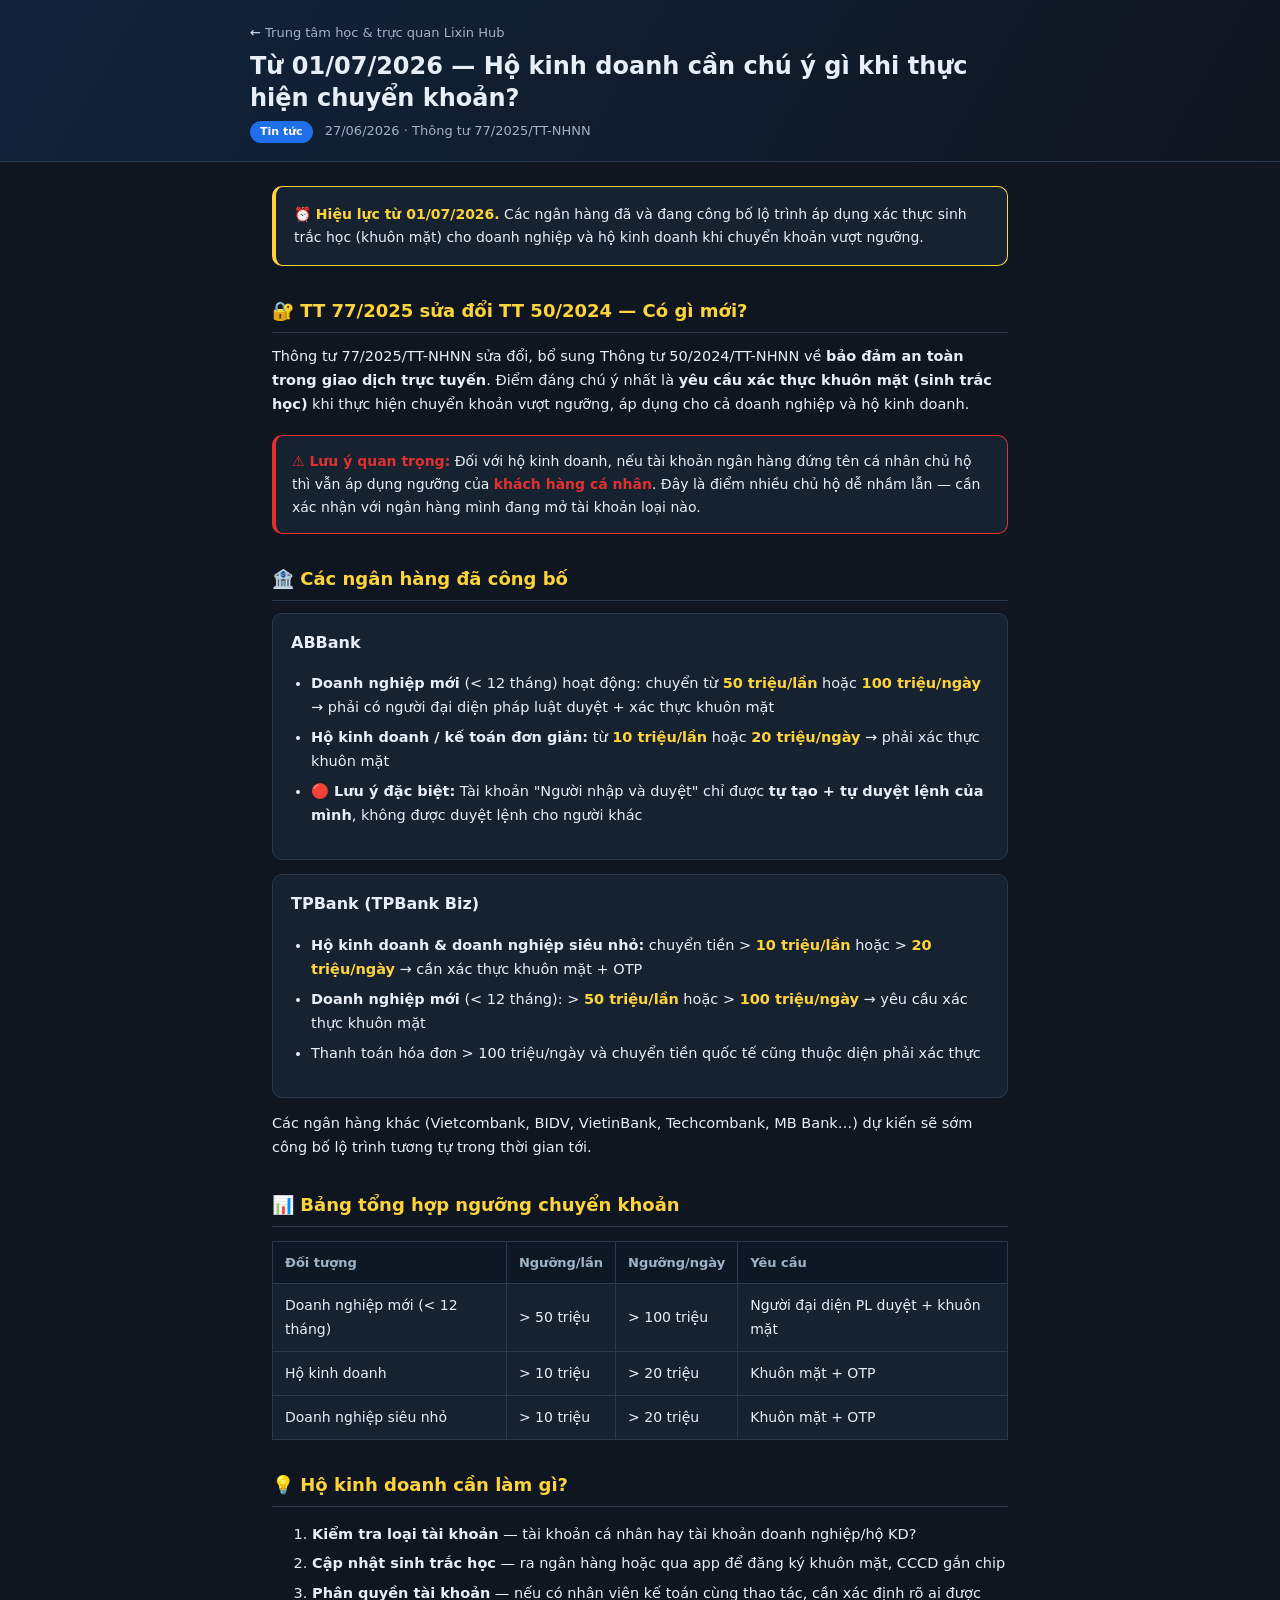
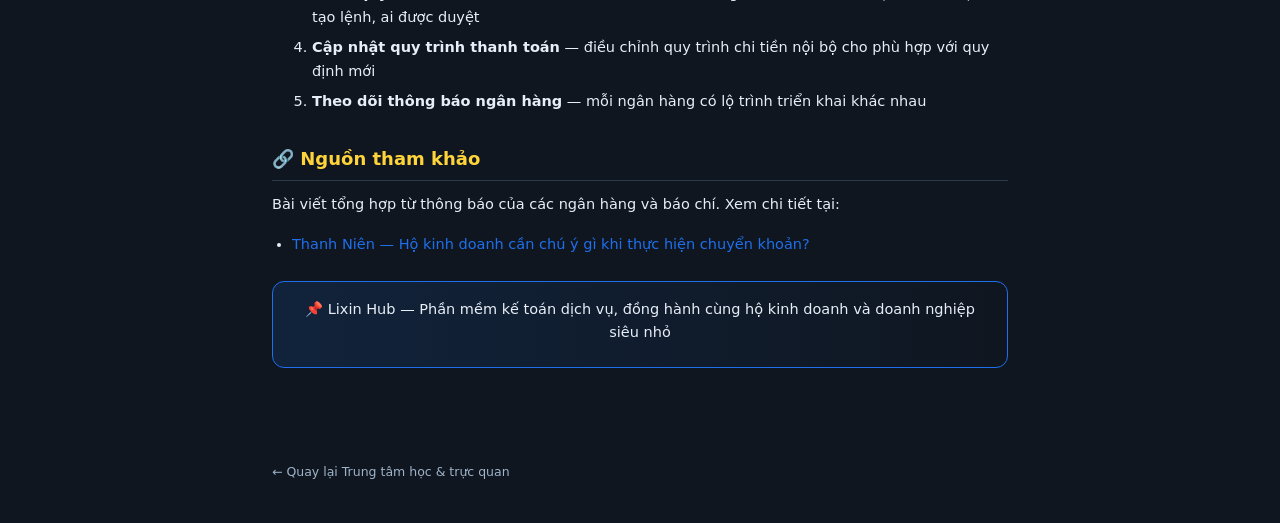
<file: tt77-chuyen-khoan.html>
<!DOCTYPE html>
<html lang="vi">
<head>
<meta charset="UTF-8">
<meta name="viewport" content="width=device-width, initial-scale=1.0">
<title>Từ 01/07/2026 — Hộ kinh doanh cần chú ý gì khi chuyển khoản? (TT 77/2025) | Lixin Hub</title>
<style>
  :root{
    --bg:#0f1620; --panel:#172230; --line:#2a3a4d; --txt:#e7eef7; --mut:#9fb3c8;
    --no:#1f6feb; --co:#e8590c; --ok:#2f9e44; --gold:#ffd43b; --red:#e03131;
  }
  *{box-sizing:border-box}
  body{margin:0;font-family:'Segoe UI',system-ui,sans-serif;background:var(--bg);color:var(--txt);
    line-height:1.65;}
  a{color:var(--no);text-decoration:none}
  a:hover{text-decoration:underline}

  header{padding:22px 22px 18px;background:linear-gradient(120deg,#11233b,#0f1620);
    border-bottom:1px solid var(--line)}
  .hwrap{max-width:780px;margin:0 auto}
  header .back{font-size:13px;margin-bottom:8px}
  header .back a{color:var(--mut)}
  header h1{margin:0 0 6px;font-size:24px;line-height:1.3}
  header .meta{font-size:13px;color:var(--mut)}
  header .meta .tag{display:inline-block;background:var(--no);color:#fff;padding:2px 10px;
    border-radius:20px;font-size:11px;margin-right:8px;font-weight:600}

  .wrap{max-width:780px;margin:0 auto;padding:24px 22px 70px}

  .notice{background:var(--panel);border:1px solid var(--gold);border-left:4px solid var(--gold);
    border-radius:10px;padding:16px 18px;margin-bottom:22px;font-size:14px}
  .notice strong{color:var(--gold)}

  h2{font-size:18px;margin:30px 0 12px;color:#ffd43b;border-bottom:1px solid var(--line);
    padding-bottom:6px}
  h3{font-size:15px;margin:20px 0 8px;color:var(--txt)}

  p,li{font-size:14.5px;margin:0 0 10px}
  ul{padding-left:20px}
  li{margin-bottom:6px}

  .bank-card{background:var(--panel);border:1px solid var(--line);border-radius:10px;
    padding:16px 18px;margin-bottom:14px}
  .bank-card h3{margin:0 0 8px;font-size:16px}
  .bank-card .highlight{color:var(--gold);font-weight:600}

  .warn-box{background:var(--panel);border:1px solid var(--red);border-left:4px solid var(--red);
    border-radius:10px;padding:14px 16px;margin:18px 0;font-size:14px}
  .warn-box strong{color:var(--red)}

  table{width:100%;border-collapse:collapse;margin:14px 0;font-size:14px}
  th,td{border:1px solid var(--line);padding:10px 12px;text-align:left}
  th{background:#0e1825;color:var(--mut);font-weight:600;font-size:13px}
  td{background:var(--panel)}

  .cta{background:linear-gradient(90deg,#11233b,#0f1620);border:1px solid var(--no);
    border-radius:12px;padding:16px 18px;margin:24px 0;text-align:center}
  .cta p{margin:0 0 6px}
  .cta .btn{display:inline-block;background:var(--no);color:#fff;padding:10px 24px;
    border-radius:8px;font-weight:600;margin-top:6px}
  .cta .btn:hover{filter:brightness(1.2);text-decoration:none}

  footer{max-width:780px;margin:0 auto;padding:0 22px 40px;color:var(--mut);font-size:12.5px}
  footer a{color:var(--mut)}
</style>
</head>
<body>

<header>
  <div class="hwrap">
    <div class="back">← <a href="index.html">Trung tâm học &amp; trực quan Lixin Hub</a></div>
    <h1>Từ 01/07/2026 — Hộ kinh doanh cần chú ý gì khi thực hiện chuyển khoản?</h1>
    <div class="meta"><span class="tag">Tin tức</span> 27/06/2026 · Thông tư 77/2025/TT-NHNN</div>
  </div>
</header>

<div class="wrap">

  <div class="notice">
    <strong>⏰ Hiệu lực từ 01/07/2026.</strong> Các ngân hàng đã và đang công bố lộ trình áp dụng xác thực sinh trắc học (khuôn mặt) cho doanh nghiệp và hộ kinh doanh khi chuyển khoản vượt ngưỡng.
  </div>

  <h2>🔐 TT 77/2025 sửa đổi TT 50/2024 — Có gì mới?</h2>
  <p>Thông tư 77/2025/TT-NHNN sửa đổi, bổ sung Thông tư 50/2024/TT-NHNN về <strong>bảo đảm an toàn trong giao dịch trực tuyến</strong>. Điểm đáng chú ý nhất là <strong>yêu cầu xác thực khuôn mặt (sinh trắc học)</strong> khi thực hiện chuyển khoản vượt ngưỡng, áp dụng cho cả doanh nghiệp và hộ kinh doanh.</p>

  <div class="warn-box">
    <strong>⚠️ Lưu ý quan trọng:</strong> Đối với hộ kinh doanh, nếu tài khoản ngân hàng đứng tên cá nhân chủ hộ thì vẫn áp dụng ngưỡng của <strong>khách hàng cá nhân</strong>. Đây là điểm nhiều chủ hộ dễ nhầm lẫn — cần xác nhận với ngân hàng mình đang mở tài khoản loại nào.
  </div>

  <h2>🏦 Các ngân hàng đã công bố</h2>

  <div class="bank-card">
    <h3>ABBank</h3>
    <ul>
      <li><strong>Doanh nghiệp mới</strong> (&lt; 12 tháng) hoạt động: chuyển từ <span class="highlight">50 triệu/lần</span> hoặc <span class="highlight">100 triệu/ngày</span> → phải có người đại diện pháp luật duyệt + xác thực khuôn mặt</li>
      <li><strong>Hộ kinh doanh / kế toán đơn giản:</strong> từ <span class="highlight">10 triệu/lần</span> hoặc <span class="highlight">20 triệu/ngày</span> → phải xác thực khuôn mặt</li>
      <li><strong>🔴 Lưu ý đặc biệt:</strong> Tài khoản "Người nhập và duyệt" chỉ được <strong>tự tạo + tự duyệt lệnh của mình</strong>, không được duyệt lệnh cho người khác</li>
    </ul>
  </div>

  <div class="bank-card">
    <h3>TPBank (TPBank Biz)</h3>
    <ul>
      <li><strong>Hộ kinh doanh &amp; doanh nghiệp siêu nhỏ:</strong> chuyển tiền &gt; <span class="highlight">10 triệu/lần</span> hoặc &gt; <span class="highlight">20 triệu/ngày</span> → cần xác thực khuôn mặt + OTP</li>
      <li><strong>Doanh nghiệp mới</strong> (&lt; 12 tháng): &gt; <span class="highlight">50 triệu/lần</span> hoặc &gt; <span class="highlight">100 triệu/ngày</span> → yêu cầu xác thực khuôn mặt</li>
      <li>Thanh toán hóa đơn &gt; 100 triệu/ngày và chuyển tiền quốc tế cũng thuộc diện phải xác thực</li>
    </ul>
  </div>

  <p>Các ngân hàng khác (Vietcombank, BIDV, VietinBank, Techcombank, MB Bank…) dự kiến sẽ sớm công bố lộ trình tương tự trong thời gian tới.</p>

  <h2>📊 Bảng tổng hợp ngưỡng chuyển khoản</h2>

  <table>
    <thead>
      <tr>
        <th>Đối tượng</th>
        <th>Ngưỡng/lần</th>
        <th>Ngưỡng/ngày</th>
        <th>Yêu cầu</th>
      </tr>
    </thead>
    <tbody>
      <tr>
        <td>Doanh nghiệp mới (&lt; 12 tháng)</td>
        <td>&gt; 50 triệu</td>
        <td>&gt; 100 triệu</td>
        <td>Người đại diện PL duyệt + khuôn mặt</td>
      </tr>
      <tr>
        <td>Hộ kinh doanh</td>
        <td>&gt; 10 triệu</td>
        <td>&gt; 20 triệu</td>
        <td>Khuôn mặt + OTP</td>
      </tr>
      <tr>
        <td>Doanh nghiệp siêu nhỏ</td>
        <td>&gt; 10 triệu</td>
        <td>&gt; 20 triệu</td>
        <td>Khuôn mặt + OTP</td>
      </tr>
    </tbody>
  </table>

  <h2>💡 Hộ kinh doanh cần làm gì?</h2>
  <ol>
    <li><strong>Kiểm tra loại tài khoản</strong> — tài khoản cá nhân hay tài khoản doanh nghiệp/hộ KD?</li>
    <li><strong>Cập nhật sinh trắc học</strong> — ra ngân hàng hoặc qua app để đăng ký khuôn mặt, CCCD gắn chip</li>
    <li><strong>Phân quyền tài khoản</strong> — nếu có nhân viên kế toán cùng thao tác, cần xác định rõ ai được tạo lệnh, ai được duyệt</li>
    <li><strong>Cập nhật quy trình thanh toán</strong> — điều chỉnh quy trình chi tiền nội bộ cho phù hợp với quy định mới</li>
    <li><strong>Theo dõi thông báo ngân hàng</strong> — mỗi ngân hàng có lộ trình triển khai khác nhau</li>
  </ol>

  <h2>🔗 Nguồn tham khảo</h2>
  <p>Bài viết tổng hợp từ thông báo của các ngân hàng và báo chí. Xem chi tiết tại:</p>
  <ul>
    <li><a href="https://thanhnien.vn/tu-ngay-17-ho-kinh-doanh-can-chu-y-gi-khi-thuc-hien-chuyen-khoan-185260625151950553.htm">Thanh Niên — Hộ kinh doanh cần chú ý gì khi thực hiện chuyển khoản?</a></li>
  </ul>

  <div class="cta">
    <p>📌 Lixin Hub — Phần mềm kế toán dịch vụ, đồng hành cùng hộ kinh doanh và doanh nghiệp siêu nhỏ</p>
  </div>

</div>

<footer>
  <a href="index.html">← Quay lại Trung tâm học &amp; trực quan</a>
</footer>

</body>
</html>
</file>
<file: teaching.css>
/* teaching.css — style dùng chung cho các trang học nghiệp vụ (nv-*.html).
   Trích từ quy-trinh-ke-toan.html để DRY. Mọi trang nhóm link file này. */
:root{
  --bg:#0f1620; --panel:#172230; --line:#2a3a4d; --txt:#e7eef7; --mut:#9fb3c8;
  --no:#1f6feb; --co:#e8590c; --ok:#2f9e44; --gold:#ffd43b; --pur:#c084fc;
}
*{box-sizing:border-box}
body{margin:0;font-family:'Segoe UI',system-ui,sans-serif;background:var(--bg);color:var(--txt);line-height:1.55}
a{color:var(--no);text-decoration:none} a:hover{text-decoration:underline}
header{padding:30px 22px 22px;background:linear-gradient(120deg,#11233b,#0f1620);border-bottom:1px solid var(--line)}
.hwrap,.wrap{max-width:1080px;margin:0 auto}
header h1{margin:0;font-size:25px} header p{margin:8px 0 0;color:var(--mut);font-size:14.5px;max-width:840px}
.crumb{margin:0 0 10px;font-size:13px;color:var(--mut)}
.wrap{padding:26px 22px 70px}
h2.sec{font-size:20px;margin:38px 0 6px;padding-top:10px;border-top:1px solid var(--line)}
h2.sec .n{color:var(--gold)}
.lead{color:var(--mut);font-size:14px;margin:0 0 18px;max-width:840px}
.principle{background:var(--panel);border:1px solid var(--line);border-left:4px solid var(--gold);border-radius:12px;padding:16px 20px;margin:18px 0}
.principle b{color:var(--gold)}
.jx{background:var(--panel);border:1px solid var(--line);border-radius:14px;padding:0;margin:16px 0;overflow:hidden;transition:transform .16s,border-color .16s,box-shadow .16s}
.jx:hover{transform:translateY(-3px);border-color:var(--no);box-shadow:0 12px 30px rgba(0,0,0,.45)}
.jx .head{padding:13px 18px;border-bottom:1px solid var(--line);display:flex;gap:12px;align-items:flex-start;flex-wrap:wrap}
.jx .num{background:var(--no);color:#fff;font-weight:700;border-radius:8px;min-width:26px;height:26px;display:flex;align-items:center;justify-content:center;font-size:13px;padding:0 7px}
.jx .ttl{font-weight:700;font-size:15.5px;flex:1;min-width:240px}
.jx .amt{color:var(--gold);font-weight:700;white-space:nowrap}
.jx .body{padding:14px 18px;display:grid;grid-template-columns:1fr 1fr;gap:18px}
@media(max-width:720px){.jx .body{grid-template-columns:1fr}}
.step{font-size:13.5px;color:var(--mut)}
.step b{color:var(--txt)} .step .scr{display:inline-block;background:#0e1825;border:1px solid var(--line);border-radius:6px;padding:1px 8px;color:var(--co);font-size:12.5px}
table.dk{width:100%;border-collapse:collapse;font-size:13.5px}
table.dk th{text-align:left;color:var(--mut);font-weight:600;font-size:11.5px;text-transform:uppercase;letter-spacing:.4px;padding:4px 8px;border-bottom:1px solid var(--line)}
table.dk td{padding:5px 8px;border-bottom:1px solid #20303f}
table.dk td.r{text-align:right;font-variant-numeric:tabular-nums}
.tkno{color:#5b9bff;font-weight:700} .tkco{color:#ff9a5b;font-weight:700} .det{color:var(--mut);font-size:11.5px}
.why{grid-column:1/-1;font-size:13px;color:var(--mut);background:#0e1825;border:1px solid var(--line);border-radius:9px;padding:10px 14px;margin-top:2px}
.why b{color:var(--ok)}
.note{font-size:13px;color:var(--mut);background:#0e1825;border:1px dashed var(--line);border-radius:9px;padding:8px 12px;margin:6px 0}
table.grid{width:100%;border-collapse:collapse;font-size:13.5px;margin:10px 0 4px}
table.grid th{text-align:left;color:var(--mut);padding:7px 10px;border-bottom:2px solid var(--line);font-size:12px;text-transform:uppercase}
table.grid td{padding:6px 10px;border-bottom:1px solid #20303f;vertical-align:top}
table.grid td.r{text-align:right;font-variant-numeric:tabular-nums}
table.grid tr.tot td{font-weight:700;border-top:2px solid var(--line);background:#0e1825}
table.grid tr.tot.bal td{color:var(--ok)}
.pill{display:inline-block;font-size:11px;padding:2px 8px;border-radius:20px;border:1px solid var(--line);color:var(--mut);background:#0e1825;margin-left:6px}
.legend{columns:2;column-gap:26px} @media(max-width:680px){.legend{columns:1}}
.legend div{break-inside:avoid;font-size:13.5px;padding:3px 0} .legend code{color:var(--gold);font-weight:700} .legend i{color:var(--mut)}
footer{max-width:1080px;margin:0 auto;padding:10px 22px 60px;color:var(--mut);font-size:12.5px}
.toc{display:flex;flex-wrap:wrap;gap:8px;margin:14px 0 4px}
.toc a{background:var(--panel);border:1px solid var(--line);border-radius:20px;padding:5px 13px;font-size:13px;color:var(--txt)}
.toc a:hover{border-color:var(--no);text-decoration:none}
#prog{position:fixed;top:0;left:0;height:3px;width:0;background:linear-gradient(90deg,var(--gold),var(--no));z-index:60;box-shadow:0 0 8px rgba(31,111,235,.6)}
.tbox{background:#0e1825;border:1px solid var(--line);border-radius:12px;padding:16px 18px;margin:4px 0 2px}
.tbox .cap{font-size:13px;color:var(--mut);margin-bottom:12px}
.trow{display:flex;gap:14px;flex-wrap:wrap} .tacc{flex:1;min-width:140px}
.tacc .tn{text-align:center;font-weight:700;font-size:12.5px;padding-bottom:5px;border-bottom:2px solid var(--mut)}
.tacc .hd{display:flex;justify-content:space-between;font-size:10.5px;color:var(--mut);text-transform:uppercase;padding:2px 4px 0}
.tacc .tg{display:grid;grid-template-columns:1fr 1fr;min-height:38px}
.tacc .tg .l{border-right:2px solid var(--mut);text-align:center;padding:7px 4px;font-variant-numeric:tabular-nums}
.tacc .tg .r{text-align:center;padding:7px 4px;font-variant-numeric:tabular-nums}
.tacc .tg .l.on{color:#5b9bff;font-weight:700} .tacc .tg .r.on{color:#ff9a5b;font-weight:700}
.src{font-size:12px;color:var(--mut);background:#0e1825;border:1px solid var(--line);border-radius:9px;padding:8px 12px;margin:14px 0}
.src code{color:var(--gold)}
@media (prefers-reduced-motion: no-preference){
  .reveal{opacity:0;transform:translateY(18px);transition:opacity .6s,transform .6s} .reveal.in{opacity:1;transform:none}
}
</file>
